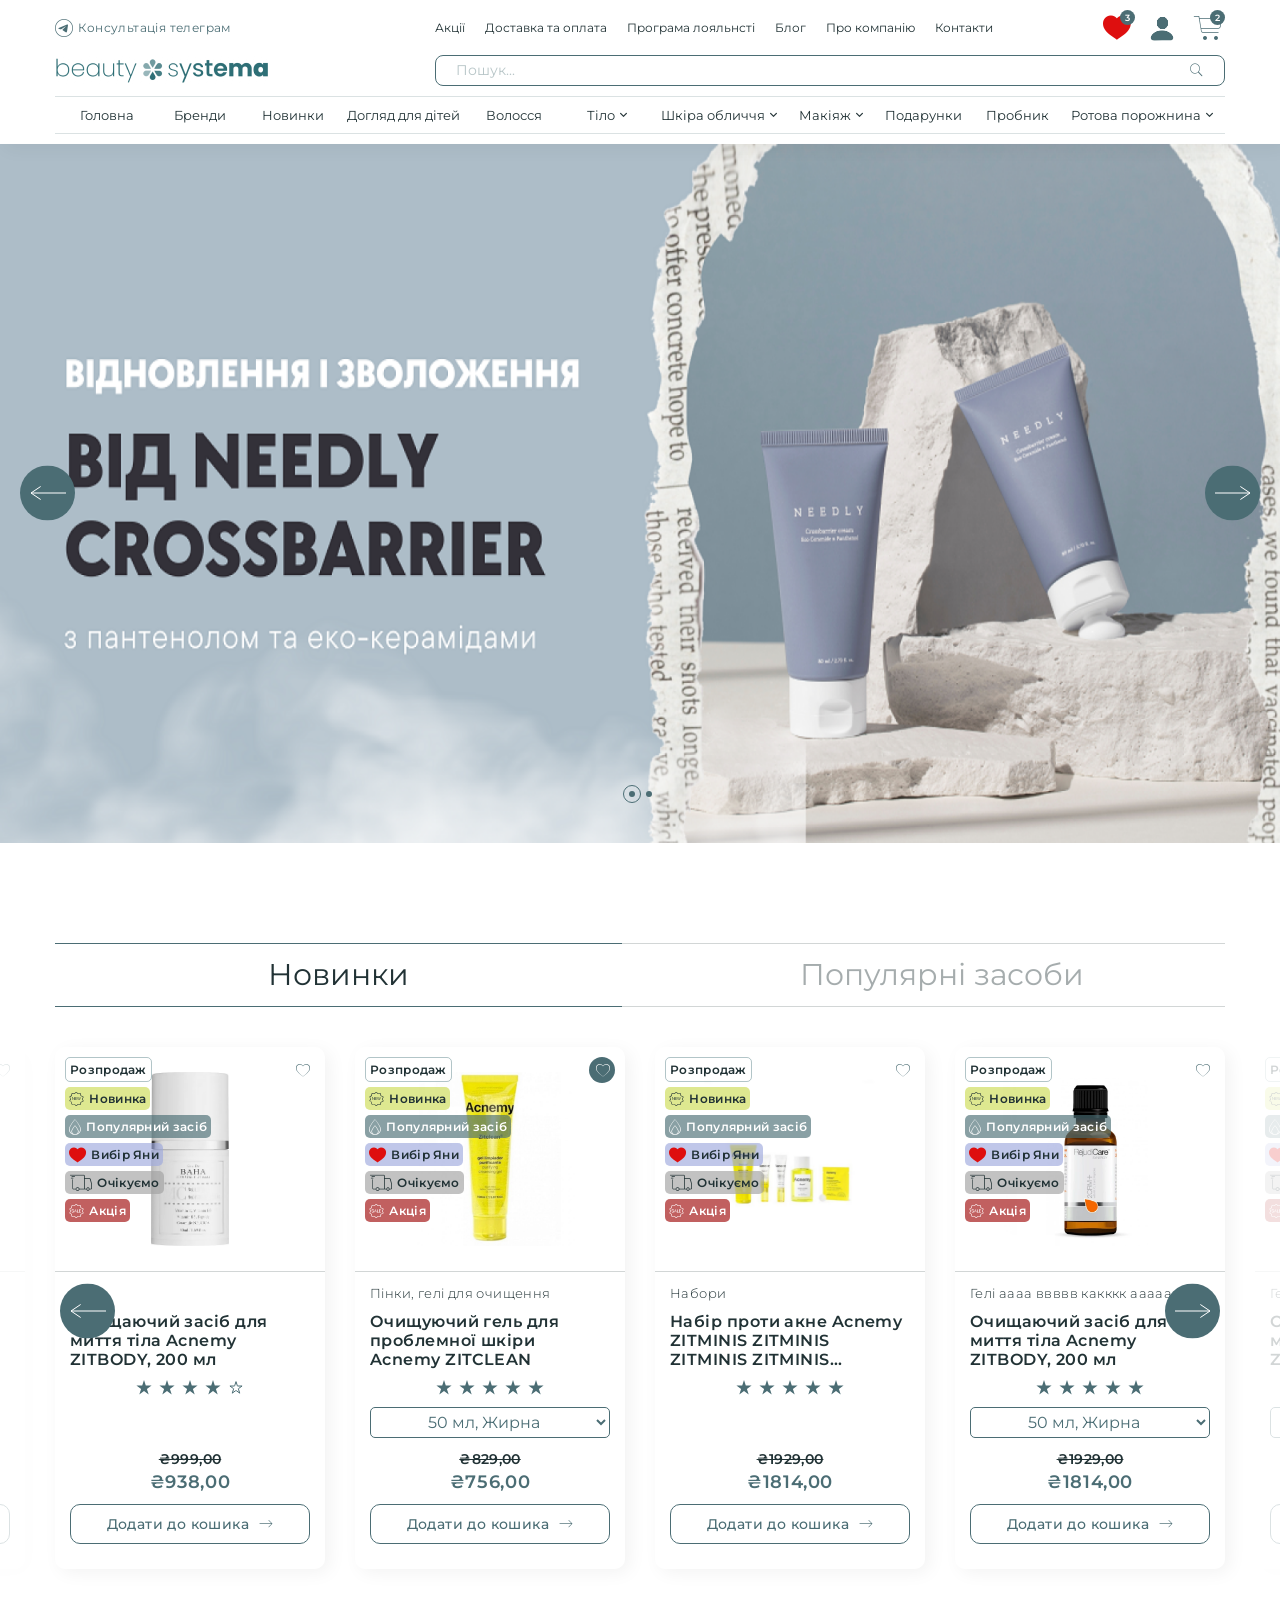
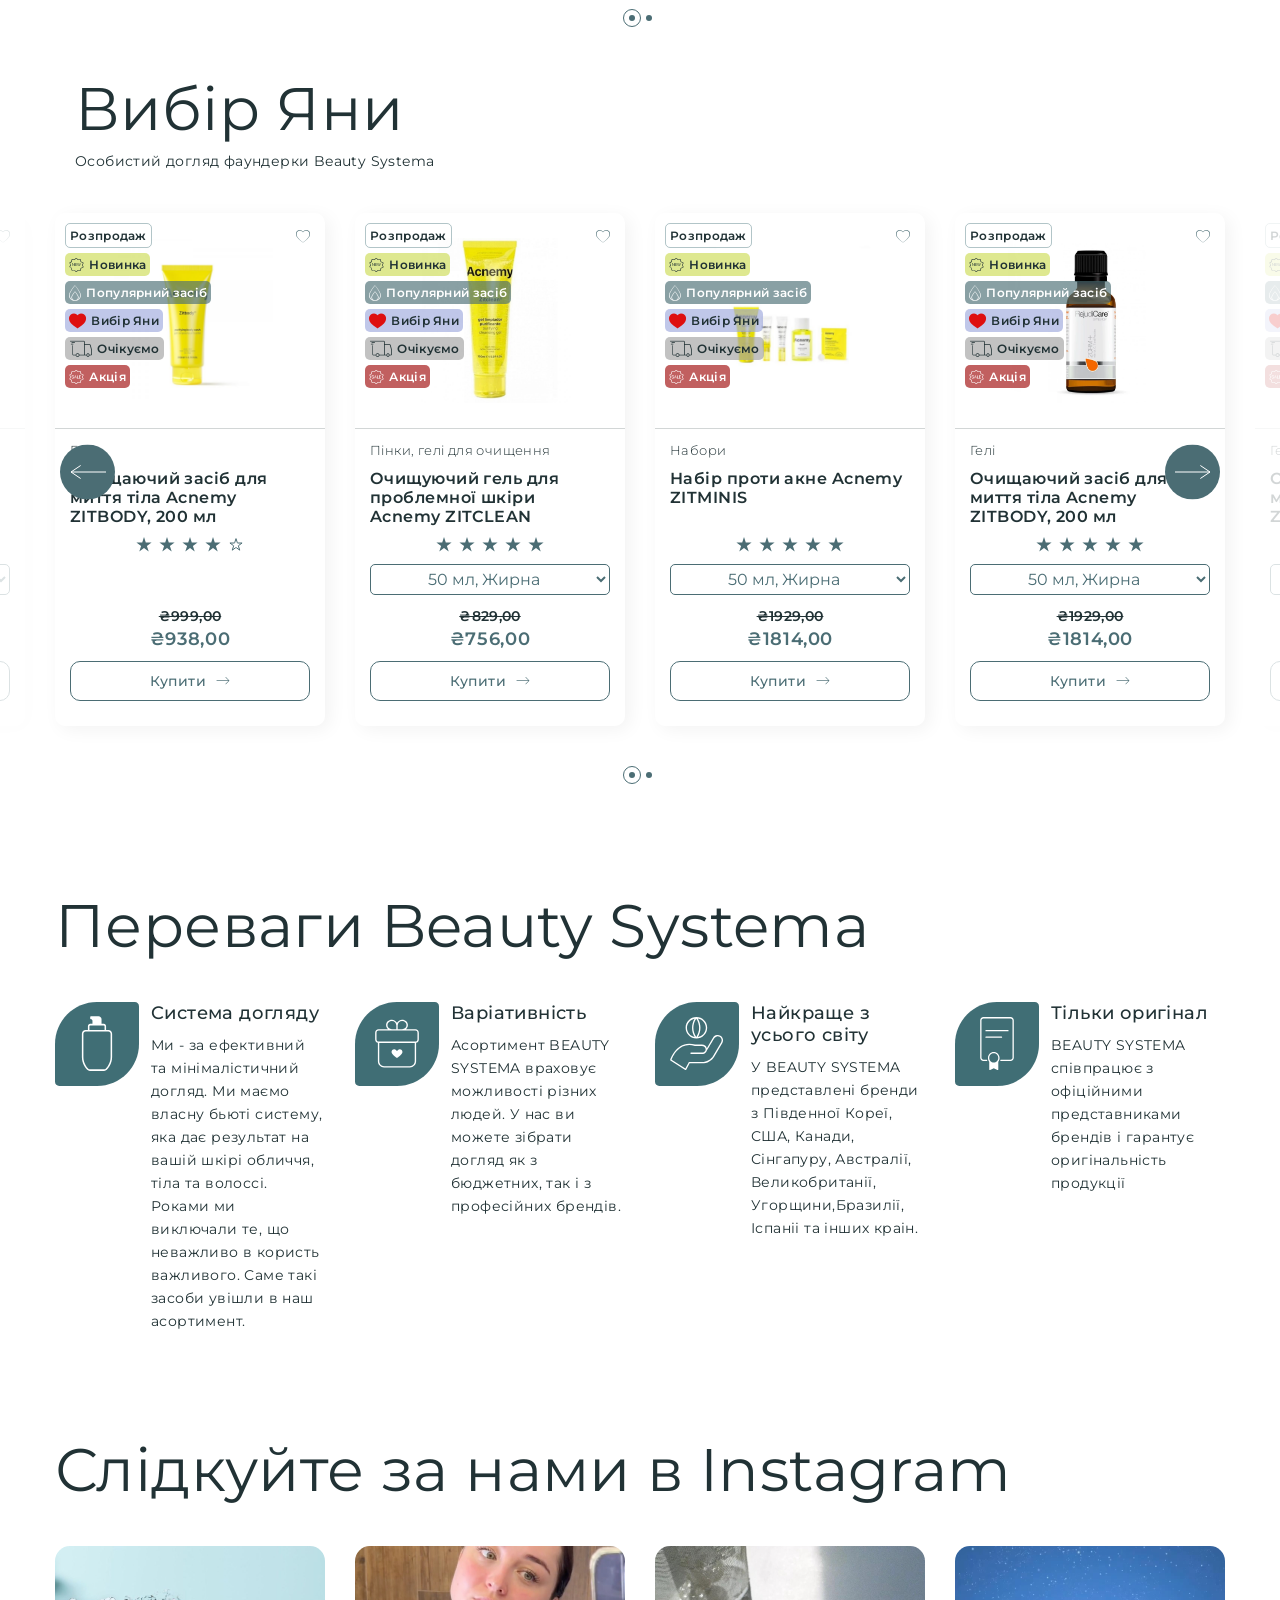
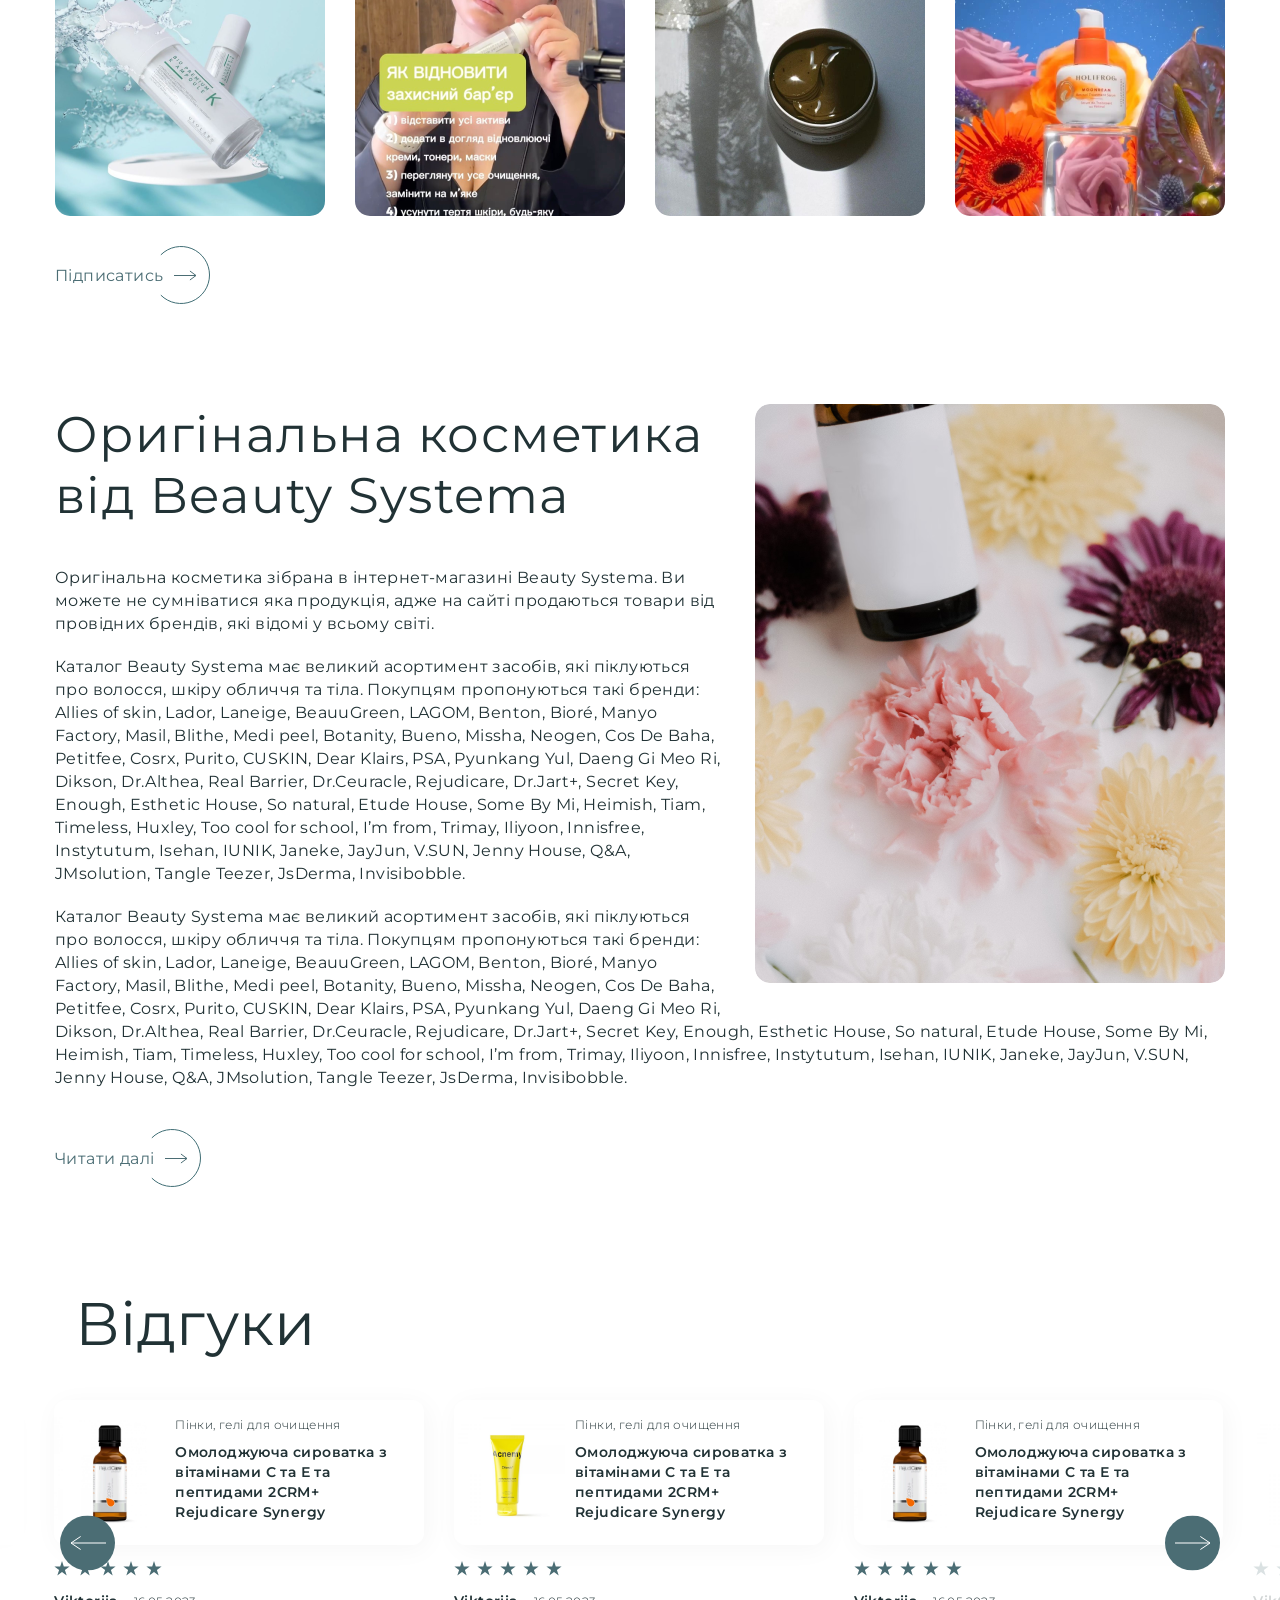
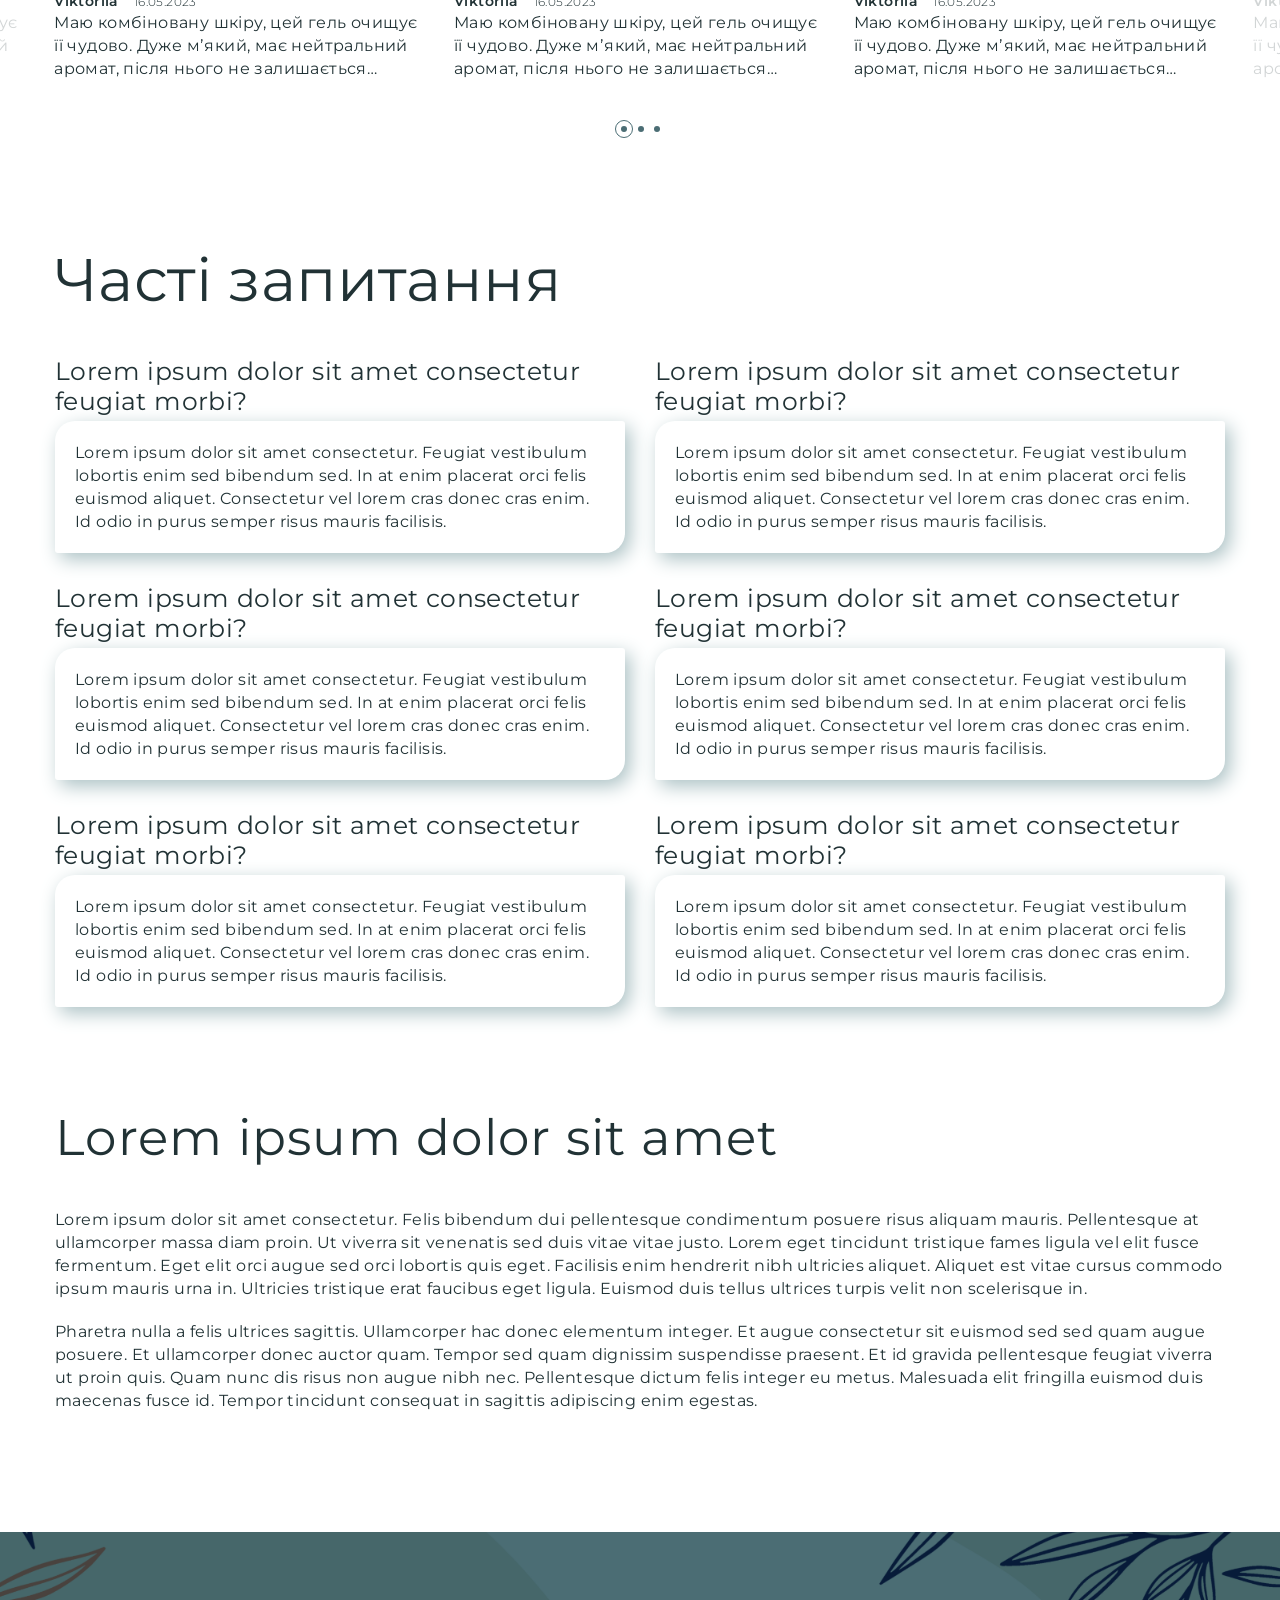
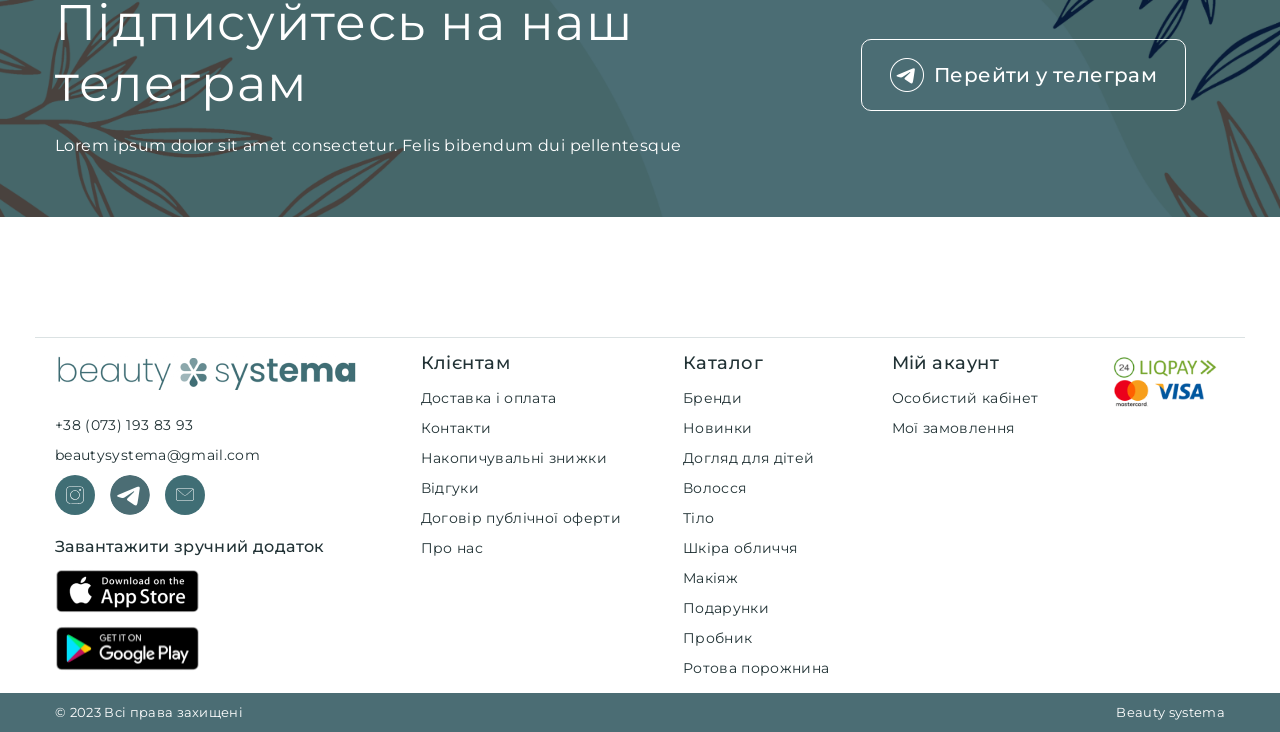
<file: index.html>
<!DOCTYPE html>
<html lang="en">

<head>
    <meta charset="UTF-8">
    <meta http-equiv="X-UA-Compatible" content="IE=edge">
    <meta name="viewport" content="width=device-width, initial-scale=1, maximum-scale=1">
    <link rel="preconnect" href="https://fonts.googleapis.com">
    <link rel="preconnect" href="https://fonts.gstatic.com" crossorigin>
    <link href="https://fonts.googleapis.com/css2?family=Montserrat:wght@300;400;500;600;700&display=swap"
        rel="stylesheet">
    <link rel="stylesheet" href="./lib/owlcarousel/styles/owl.carousel.min.css">
    <link rel="stylesheet" href="./lib/owlcarousel/styles/owl.theme.default.min.css">
    <link rel="stylesheet" href="./style.css">
    <title>Beauty Systema</title>
</head>

<body>
    <div class="wrapper">
        <header class="header">
            <div class="header-container container">
                <div class="header__main">
                    <div class="header__main-left">
                        <ul class="header__main__list">
                            <li class="header__main__list__item">
                                <a href="#"><span class="icon-user_icon"></span></a>
                            </li>
                            <li class="header__main__list__item">
                                <a href="./favorite list.html">
                                    <span class="icon-favorite_icon"></span>
                                    <div class="header__counter favorite__counter">
                                        <span class="header__counter__value favorite__counter__value">3</span>
                                    </div>
                                </a>
                            </li>
                        </ul>
                    </div>
                    <div class="consultation-tg-link">
                        <a target="_blank" href="https://t.me/nbsofttech">
                            <span class="icon-contacts_tg" style="font-size: 18px;"></span>
                            <span>Консультація телеграм</span>
                        </a>
                    </div>
                    <div class="header__main__logo">
                        <a class="header__main-logo" href="index.html"><img src="./img/logo.png" alt="logo"></a>
                    </div>
                    <div class="header__main-right">
                        <nav class="header__main__nav">
                            <ul class="header__main__nav__list">
                                <li>
                                    <a href="./error_page.html">Акції</a>
                                </li>
                                <li>
                                    <a href="./error_page.html">Доставка та оплата</a>
                                </li>
                                <li>
                                    <a href="./error_page.html">Програма лояльнсті</a>
                                </li>
                                <li>
                                    <a href="./error_page.html">Блог</a>
                                </li>
                                <li>
                                    <a href="./error_page.html">Про компанію</a>
                                </li>
                                <li>
                                    <a href="./contacts.html">Контакти</a>
                                </li>
                            </ul>
                        </nav>
                        <ul class="header__main__list">
                            <li class="header__main__list__item hide-on-mobile">
                                <a href="./favorite list.html" class="favorite has-items">
                                   <span class="icon-favorite_icon"></span>
                                    <span class="icon-favorite_label"></span>
                                    <div class="header__counter favorite__counter">
                                        <span class="header__counter__value favorite__counter__value">3</span>
                                    </div>
                                </a>
                            </li>
                            <li class="header__main__list__item hide-on-mobile">
                                <a href="#"><span class="icon-user_icon authorized"></span></a>
                            </li>
                            <li class="header__main__list__item header__main__list__item-cart">
                                <a href="./cart.html" class="mini-cart-dropdown-link">
                                    <span class="icon-shopping_cart_icon"></span>
                                    <div class="header__counter shopping_cart__counter">
                                        <span class="header__counter__value shopping_cart__counter__value">2</span>
                                    </div>
                                </a>
                                <div class="mini-cart-body">
                                    <ul class="mini-cart-list">
                                        <li class="mini-cart-list__item">
                                            <a href="./product_page.html" class="mini-cart-list__item-product">
                                                <img width="70" height="70" src="./img/popular_2.png" class="product-image" alt="">
                                                <span>Очищуючий гель для проблемної шкіри Acnemy ZITCLEAN</span>
                                             </a>
                                             <div class="mini-cart-list__item-product__total">
                                                <span class="mini-cart-list__item-product-quantity">1</span><span>×</span>
                                                <span class="mini-cart-list__item-product-amount">756.00</span><span>₴</span>
                                            </div>
                                            <!-- <a href="#"class="mini-cart-list__item-product__remove">
                                                <span class="icon-Close"></span>
                                            </a> -->
                                        </li>                                
                                    </ul>
                                    <p class="mini-cart__total">
                                        <strong>Разом:</strong> 
                                        <span class="mini-cart__total-amount">1,064&nbsp;</span><span>₴</span>
                                    </p>
                                    <div class="mini-cart__buttons">
                                        <a href="./cart.html" class="mini-cart__button">
                                            <span>Переглянути кошик</span>
                                            <span class="icon-right-arrow"></span>
                                        </a>
                                        <a href="./cart.html" class="mini-cart__button">
                                            <span>Оформлення замовлення</span>
                                            <span class="icon-right-arrow"></span>
                                        </a>
                                    </div>
                                    <p class="mini-cart__empty-message">Немає товарів у кошику</p>
                                </div>
                            </li>
                            <li class="header__main__list__item burger-menu">
                                <div class="burger-menu-btn">
                                    <div class="burger-menu__icon">
                                        <span></span>
                                    </div>
                                </div>
                            </li>
                        </ul>
                    </div>
                </div>
                <div class="header__search-block">
                    <div class="header__main__logo">
                        <a class="header__main-logo" href="index.html"><img src="./img/logo.png" alt="logo"></a>
                    </div>
                    <form action="#" class="header__main-form search-form">
                        <input class="header__main-input" type="text" placeholder="Пошук..." />
                        <button class="header__main-search"><span class="icon-search_icon"></span></button>
                        <div class="search-results">
                            <div class="search-results__items">
                                <div class="search-result-item">
                                    <a href="#">
                                        <div class="search-result-item__img">
                                            <img src="./img/popular_1.png" alt="">
                                        </div>
                                        <div class="search-result-item__info">
                                            <p class="search-result-item__header">Гідрофільна олія Beauty of Joseon
                                                Ginseng Cleansing Oil, 210 мл</p>
                                            <p class="search-result-item__price">₴745</p>
                                        </div>
                                    </a>
                                </div>
                                <div class="search-result-item">
                                    <a href="#">
                                        <div class="search-result-item__img">
                                            <img src="./img/insta_1.png" alt="">
                                        </div>
                                        <div class="search-result-item__info">
                                            <p class="search-result-item__header">Гідрофільна олія Beauty of Joseon
                                                Ginseng Cleansing Oil, 210 мл</p>
                                            <p class="search-result-item__price">₴745</p>
                                        </div>
                                    </a>
                                </div>
                                <div class="search-result-item">
                                    <a href="#">
                                        <div class="search-result-item__img">
                                            <img src="./img/insta_1.png" alt="">
                                        </div>
                                        <div class="search-result-item__info">
                                            <p class="search-result-item__header">Гідрофільна олія Beauty of Joseon
                                                Ginseng Cleansing Oil, 210 мл</p>
                                            <p class="search-result-item__price">₴745</p>
                                        </div>
                                    </a>
                                </div>
                                <div class="search-result-item">
                                    <a href="#">
                                        <div class="search-result-item__img">
                                            <img src="./img/insta_1.png" alt="">
                                        </div>
                                        <div class="search-result-item__info">
                                            <p class="search-result-item__header">Гідрофільна олія Beauty of Joseon
                                                Ginseng Cleansing Oil, 210 мл</p>
                                            <p class="search-result-item__price">₴745</p>
                                        </div>
                                    </a>
                                </div>
                                <div class="search-result-item">
                                    <a href="#">
                                        <div class="search-result-item__img">
                                            <img src="./img/insta_1.png" alt="">
                                        </div>
                                        <div class="search-result-item__info">
                                            <p class="search-result-item__header">Гідрофільна олія Beauty of Joseon
                                                Ginseng Cleansing Oil, 210 мл</p>
                                            <p class="search-result-item__price">₴745</p>
                                        </div>
                                    </a>
                                </div>
                                <div class="search-result-item">
                                    <a href="#">
                                        <div class="search-result-item__img">
                                            <img src="./img/insta_1.png" alt="">
                                        </div>
                                        <div class="search-result-item__info">
                                            <p class="search-result-item__header">Гідрофільна олія Beauty of Joseon
                                                Ginseng Cleansing Oil, 210 мл</p>
                                            <p class="search-result-item__price">₴745</p>
                                        </div>
                                    </a>
                                </div>
                                <div class="search-result-item">
                                    <a href="#">
                                        <div class="search-result-item__img">
                                            <img src="./img/insta_1.png" alt="">
                                        </div>
                                        <div class="search-result-item__info">
                                            <p class="search-result-item__header">Гідрофільна олія Beauty of Joseon
                                                Ginseng Cleansing Oil, 210 мл</p>
                                            <p class="search-result-item__price">₴745</p>
                                        </div>
                                    </a>
                                </div>
                                <div class="search-result-item">
                                    <a href="#">
                                        <div class="search-result-item__img">
                                            <img src="./img/insta_1.png" alt="">
                                        </div>
                                        <div class="search-result-item__info">
                                            <p class="search-result-item__header">Гідрофільна олія Beauty of Joseon
                                                Ginseng Cleansing Oil, 210 мл</p>
                                            <p class="search-result-item__price">₴745</p>
                                        </div>
                                    </a>
                                </div>
                            </div>
                            <div class="search-results__button">
                                <a href="#" class="product__card__info__button">Перейти до пошуку</a>
                            </div>
                        </div>
                    </form>
                </div>
                <nav class="header__nav">
                    <ul class="header__nav__list">
                        <li class="header__nav-link">
                            <a href="./index.html">Головна</a>
                        </li>
                        <li class="header__nav-link">
                            <a href="./categoris.html">Бренди</a>
                        </li>
                        <li class="header__nav-link">
                            <a href="./categoris new.html">Новинки</a>
                        </li>
                        <li class="header__nav-link">
                            <a href="./categoris.html">Догляд для дітей</a>
                        </li>
                        <li class="header__nav-link">
                            <a href="./error_page.html">Волосся</a>
                        </li>
                        <li class="header__nav-link">
                            <a class="dropdown-link hover-dropdown" href="./error_page.html">
                                <span>Тіло</span>
                                <span class="icon-arrow_down arrow_down"></span>
                            </a>
                            <div class="header__submenu__list">
                                <ul>
                                    <li><a href="./categoris.html"><span>Усі засоби</span><span
                                                class="icon-arrow_down arrow_down submenu__arrow"></span></a></li>
                                    <li class="has-submenu">
                                        <a href="./error_page.html">
                                            <span>Догляд за обличчям</span>
                                            <span class="icon-arrow_down arrow_down submenu__arrow"></span>
                                        </a>
                                        <ul class="header__second-submenu__list">
                                            <li><a href="./error_page.html">111111111111</a></li>
                                            <li><a href="./error_page.html">111111111111</a></li>
                                            <li><a href="./error_page.html">111111111111</a></li>
                                        </ul>
                                    </li>
                                    <li class="has-submenu">
                                        <a href="./error_page.html">
                                            <span>Догляд за обличчям</span>
                                            <span class="icon-arrow_down arrow_down submenu__arrow"></span>
                                        </a>
                                        <ul class="header__second-submenu__list">
                                            <li><a href="./error_page.html">111111111111</a></li>
                                            <li><a href="./error_page.html">111111111111</a></li>
                                            <li><a href="./error_page.html">111111111111</a></li>
                                        </ul>
                                    </li>
                                    <li><a href="./categoris.html"><span>Область навколо очей</span><span
                                                class="icon-arrow_down arrow_down submenu__arrow"></span></a></li>
                                    <li><a href="./categoris.html"><span>Шия та декольте</span><span
                                                class="icon-arrow_down arrow_down submenu__arrow"></span></a></li>
                                    <li><a href="./categoris.html"><span>Брови та вії</span><span
                                                class="icon-arrow_down arrow_down submenu__arrow"></span></a></li>
                                    <li><a href="./categoris.html"><span>Губи</span><span
                                                class="icon-arrow_down arrow_down submenu__arrow"></span></a></li>
                                    <li><a href="./categoris.html"><span>SPF та автозасмага</span><span
                                                class="icon-arrow_down arrow_down submenu__arrow"></span></a></li>
                                    <li><a href="./categoris.html"><span>Спеціальний догляд</span><span
                                                class="icon-arrow_down arrow_down submenu__arrow"></span></a></li>
                                </ul>
                                <img src="./img/sublist_img.png" alt="img">
                            </div>
                        </li>
                        <li class="header__nav-link">
                            <a class="dropdown-link hover-dropdown" href="#">
                                <span>Шкіра обличчя</span>
                                <span class="icon-arrow_down arrow_down"></span>
                            </a>
                            <div class="header__submenu__list">
                                <ul>
                                    <li><a href="./categoris.html"><span>Усі засоби</span><span
                                                class="icon-arrow_down arrow_down submenu__arrow"></span></a></li>
                                    <li><a href="./categoris.html"><span>Догляд за обличчям</span><span
                                                class="icon-arrow_down arrow_down submenu__arrow"></span></a></li>
                                    <li><a href="./categoris.html"><span>Область навколо очей</span><span
                                                class="icon-arrow_down arrow_down submenu__arrow"></span></a></li>
                                    <li><a href="./categoris.html"><span>Шия та декольте</span><span
                                                class="icon-arrow_down arrow_down submenu__arrow"></span></a></li>
                                    <li><a href="./categoris.html"><span>Брови та вії</span><span
                                                class="icon-arrow_down arrow_down submenu__arrow"></span></a></li>
                                    <li><a href="./categoris.html"><span>Губи</span><span
                                                class="icon-arrow_down arrow_down submenu__arrow"></span></a></li>
                                    <li><a href="./categoris.html"><span>SPF та автозасмага</span><span
                                                class="icon-arrow_down arrow_down submenu__arrow"></span></a></li>
                                    <li><a href="./categoris.html"><span>Спеціальний догляд</span><span
                                                class="icon-arrow_down arrow_down submenu__arrow"></span></a></li>
                                </ul>
                                <img src="./img/categories_carousel_img2.png" alt="img">
                            </div>
                        </li>
                        <li class="header__nav-link">
                            <a class="dropdown-link hover-dropdown" href="./categoris.html">
                                <span>Макіяж</span>
                                <span class="icon-arrow_down arrow_down"></span>
                            </a>
                            <div class="header__submenu__list">
                                <ul>
                                    <li><a href="./categoris.html"><span>Усі засоби</span><span
                                                class="icon-arrow_down arrow_down submenu__arrow"></span></a></li>
                                    <li><a href="./categoris.html"><span>Догляд за обличчям</span><span
                                                class="icon-arrow_down arrow_down submenu__arrow"></span></a></li>
                                    <li><a href="./categoris.html"><span>Область навколо очей</span><span
                                                class="icon-arrow_down arrow_down submenu__arrow"></span></a></li>
                                    <li><a href="./categoris.html"><span>Шия та декольте</span><span
                                                class="icon-arrow_down arrow_down submenu__arrow"></span></a></li>
                                    <li><a href="./categoris.html"><span>Брови та вії</span><span
                                                class="icon-arrow_down arrow_down submenu__arrow"></span></a></li>
                                    <li><a href="./categoris.html"><span>Губи</span><span
                                                class="icon-arrow_down arrow_down submenu__arrow"></span></a></li>
                                    <li><a href="./categoris.html"><span>SPF та автозасмага</span><span
                                                class="icon-arrow_down arrow_down submenu__arrow"></span></a></li>
                                    <li><a href="./categoris.html"><span>Спеціальний догляд</span><span
                                                class="icon-arrow_down arrow_down submenu__arrow"></span></a></li>
                                </ul>
                                <img src="./img/sublist_img.png" alt="img">
                            </div>
                        </li>
                        <li class="header__nav-link">
                            <a href="./error_page.html">Подарунки</a>
                        </li>
                        <li class="header__nav-link">
                            <a href="./error_page.html">Пробник</a>
                        </li>
                        <li class="header__nav-link">
                            <a class="dropdown-link hover-dropdown" href="#">
                                <span>Ротова порожнина</span>
                                <span class="icon-arrow_down arrow_down"></span>
                            </a>
                            <div class="header__submenu__list">
                                <ul>
                                    <li><a href="./categoris.html"><span>Усі засоби</span><span
                                                class="icon-arrow_down arrow_down submenu__arrow"></span></a></li>
                                    <li><a href="./categoris.html"><span>Догляд за обличчям</span><span
                                                class="icon-arrow_down arrow_down submenu__arrow"></span></a></li>
                                    <li><a href="./categoris.html"><span>Область навколо очей</span><span
                                                class="icon-arrow_down arrow_down submenu__arrow"></span></a></li>
                                    <li><a href="./categoris.html"><span>Шия та декольте</span><span
                                                class="icon-arrow_down arrow_down submenu__arrow"></span></a></li>
                                    <li><a href="./categoris.html"><span>Брови та вії</span><span
                                                class="icon-arrow_down arrow_down submenu__arrow"></span></a></li>
                                    <li><a href="./categoris.html"><span>Губи</span><span
                                                class="icon-arrow_down arrow_down submenu__arrow"></span></a></li>
                                    <li><a href="./categoris.html"><span>SPF та автозасмага</span><span
                                                class="icon-arrow_down arrow_down submenu__arrow"></span></a></li>
                                    <li><a href="./categoris.html"><span>Спеціальний догляд</span><span
                                                class="icon-arrow_down arrow_down submenu__arrow"></span></a></li>
                                </ul>
                                <img src="./img/sublist_img.png" alt="img">
                            </div>
                        </li>
                    </ul>
                    <ul class="header__main__nav__list">
                        <li>
                            <a href="./error_page.html">Акції</a>
                        </li>
                        <li>
                            <a href="./error_page.html">Доставка та оплата</a>
                        </li>
                        <li>
                            <a href="./error_page.html">Програма лояльнсті</a>
                        </li>
                        <li>
                            <a href="./error_page.html">Блог</a>
                        </li>
                        <li>
                            <a href="./error_page.html">Про компанію</a>
                        </li>
                        <li>
                            <a href="./contacts.html">Контакти</a>
                        </li>
                    </ul>
                    <div class="header-contacts">
                        <h4>Зв’язатись з нами</h4>
                        <a href="tel:+38073938393">+38 (073) 193 83 93</a>
                        <a href="mailto:beautysystema@gmail.com">beautysystema@gmail.com</a>
                        <div class="header-social">
                            <a href="#"><img src="./img/Instagram_icon.svg" alt=""></a>
                            <a href="#"><img src="./img/Phone_icon.svg" alt=""></a>
                            <a href="#"><img src="./img/Letter_icon.svg" alt=""></a>
                        </div>
                    </div>

                </nav>
            </div>
        </header>
        <main class="main">
            <!-- banner slider -->
            <div class="slider-banner margin-bottom container1600">
                <div class="banner-carousel owl-carousel owl-theme">
                    <a href="#" class="item">
                        <img class="banner__img" src="./img/banner_1.png" alt="beauty-img">
                        <img class="banner__img mobile-only" src="./img/banner_1_mobile.png" alt="beauty-img">
                    </a>
                    <a href="" class="item">
                        <img class="banner__img" src="./img/banner_1.png" alt="beauty-img">
                        <img class="banner__img mobile-only" src="./img/banner_1_mobile.png" alt="beauty-img">
                    </a>
                </div>
            </div>

            <!-- tab new and popular -->
            <section class="new-popular__tab container">
                <!-- Tab links -->
                <div class="tab">
                    <button class="tablinks active" id="defaultOpen"
                        onclick="openOption(event, 'tab-new')">Новинки</button>
                    <button class="tablinks" onclick="openOption(event, 'tab-popular')">Популярні засоби</button>
                </div>

                <!-- Tab content -->
                <div id="tab-new" class="tabcontent " style="display: block;">
                    <div class="slider-new">
                        <div class="new-carousel owl-carousel owl-theme">
                            <div class="item">
                                <div class="product__card">
                                    <a class="product__card__img out-of-stock" href="product_page.html">
                                        <img src="./img/l3h5l49r8wxp.jpg.webp" alt="img">
                                        <div class="product__card__lables-block">
                                            <div class="product__card__lable sale">Розпродаж</div>
                                            <div class="product__card__lable new">
                                                <span class="icon-new_label icon"></span>
                                                <span>Новинка</span>
                                            </div>
                                            <div class="product__card__lable popular">
                                                <span class="icon-popular_label icon"></span>
                                                <span>Популярний засіб</span>
                                            </div>
                                            <div class="product__card__lable favorite">
                                                <span class="icon-favorite_label icon"></span>
                                                <span>Вибір Яни</span>
                                            </div>
                                            <div class="product__card__lable waiting">
                                                <span class="icon-waiting_label icon"></span>
                                                <span>Очікуємо</span>
                                            </div>
                                            <div class="product__card__lable discount">
                                                <span class="icon-discount_label icon"></span>
                                                <span>Акція</span>
                                            </div>
                                        </div>
                                        <span class="icon-favorite_icon"></span>
                                    </a>
                                    <div class="product__card__info">
                                        <div class="product__card__info__content">
                                            <p class="product__card__info__description">Гелі </p>
                                            <a href="#" class="product__card__info__name">Очищаючий засіб для миття тіла
                                                Acnemy ZITBODY,
                                                200 мл</a>
                                            <div class="product__card__info__reviews">
                                                <div class="product__card__info__reviews-satr"></div>
                                                <div class="product__card__info__reviews-satr"></div>
                                                <div class="product__card__info__reviews-satr"></div>
                                                <div class="product__card__info__reviews-satr"></div>
                                                <div class="product__card__info__reviews-satr light-star"></div>
                                            </div>
                                        </div>
                                        <div class="product__card__info__price">
                                            <p class="old-price">₴999,00</p>
                                            <p>₴938,00</p>
                                        </div>
                                        <div class="product__card__info__buy-button">
                                            <span>Додати до кошика</span>
                                            <span class="icon-right-arrow"></span>
                                        </div>
                                    </div>
                                </div>
                            </div>
                            <div class="item">
                                <div class="product__card">
                                    <a class="product__card__img" href="product_page.html">
                                        <img src="./img/popular_2.png" alt="img">
                                        <div class="product__card__lables-block">
                                            <div class="product__card__lable sale">Розпродаж</div>
                                            <div class="product__card__lable new">
                                                <span class="icon-new_label icon"></span>
                                                <span>Новинка</span>
                                            </div>
                                            <div class="product__card__lable popular">
                                                <span class="icon-popular_label icon"></span>
                                                <span>Популярний засіб</span>
                                            </div>
                                            <div class="product__card__lable favorite">
                                                <span class="icon-favorite_label icon"></span>
                                                <span>Вибір Яни</span>
                                            </div>
                                            <div class="product__card__lable waiting">
                                                <span class="icon-waiting_label icon"></span>
                                                <span>Очікуємо</span>
                                            </div>
                                            <div class="product__card__lable discount">
                                                <span class="icon-discount_label icon"></span>
                                                <span>Акція</span>
                                            </div>
                                        </div>
                                        <span class="icon-favorite_icon active"></span>
                                    </a>
                                    <div class="product__card__info">
                                        <div class="product__card__info__content">
                                            <p class="product__card__info__description">Пінки, гелі для очищення</p>
                                            <a href="#" class="product__card__info__name">Очищуючий гель для проблемної
                                                шкіри Acnemy
                                                ZITCLEAN</a>
                                            <div class="product__card__info__reviews">
                                                <div class="product__card__info__reviews-satr"></div>
                                                <div class="product__card__info__reviews-satr"></div>
                                                <div class="product__card__info__reviews-satr"></div>
                                                <div class="product__card__info__reviews-satr"></div>
                                                <div class="product__card__info__reviews-satr"></div>
                                            </div>
                                            <select class="product__card__info__variants">
                                                <option value="69501" data-stock="1"
                                                    data-img="https://beta.nb-soft.tech/wp-content/uploads/2024/01/popular_4.png"
                                                    data-price="350" data-oldprice="500"
                                                    data-nameprod="Інтенсивна сироватка USOLAB Bio Premium K Ampoule - 50 мл, Жирна"
                                                    data-idprod="69501" class="product__card__info__variants-option">
                                                    50 мл, Жирна </option>
                                                <option value="69408" data-stock="1"
                                                    data-img="https://beta.nb-soft.tech/wp-content/uploads/2023/09/popular_1.png"
                                                    data-price="300" data-oldprice="800"
                                                    data-nameprod="Інтенсивна сироватка USOLAB Bio Premium K Ampoule - 80 мл, Нормальна"
                                                    data-idprod="69408" class="product__card__info__variants-option">
                                                    80 мл, Нормальна </option>
                                                <option value="69409" data-stock=""
                                                    data-img="https://beta.nb-soft.tech/wp-content/uploads/2023/12/popular_5.png"
                                                    data-price="800" data-oldprice="1000"
                                                    data-nameprod="Інтенсивна сироватка USOLAB Bio Premium K Ampoule - 100 мл, Нормальна"
                                                    data-idprod="69409" class="product__card__info__variants-option">
                                                    100 мл, Нормальна </option>
                                            </select>
                                        </div>
                                        <div class="product__card__info__price">
                                            <p class="old-price">₴829,00</p>
                                            <p>₴756,00</p>
                                        </div>
                                        <div class="product__card__info__buy-button">
                                            <span>Додати до кошика</span>
                                            <span class="icon-right-arrow"></span>
                                        </div>
                                    </div>
                                </div>
                            </div>
                            <div class="item">
                                <div class="product__card">
                                    <a class="product__card__img" href="product_page.html">
                                        <img src="./img/popular_3.png" alt="img">
                                        <div class="product__card__lables-block">
                                            <div class="product__card__lable sale">Розпродаж</div>
                                            <div class="product__card__lable new">
                                                <span class="icon-new_label icon"></span>
                                                <span>Новинка</span>
                                            </div>
                                            <div class="product__card__lable popular">
                                                <span class="icon-popular_label icon"></span>
                                                <span>Популярний засіб</span>
                                            </div>
                                            <div class="product__card__lable favorite">
                                                <span class="icon-favorite_label icon"></span>
                                                <span>Вибір Яни</span>
                                            </div>
                                            <div class="product__card__lable waiting">
                                                <span class="icon-waiting_label icon"></span>
                                                <span>Очікуємо</span>
                                            </div>
                                            <div class="product__card__lable discount">
                                                <span class="icon-discount_label icon"></span>
                                                <span>Акція</span>
                                            </div>
                                        </div>
                                        <span class="icon-favorite_icon"></span>
                                    </a>
                                    <div class="product__card__info">
                                        <div class="product__card__info__content">
                                            <p class="product__card__info__description">Набори</p>
                                            <a href="#" class="product__card__info__name">Набір проти акне Acnemy
                                                ZITMINIS ZITMINIS ZITMINIS ZITMINIS ZITMINIS ZITMINIS</a>
                                            <div class="product__card__info__reviews">
                                                <div class="product__card__info__reviews-satr"></div>
                                                <div class="product__card__info__reviews-satr"></div>
                                                <div class="product__card__info__reviews-satr"></div>
                                                <div class="product__card__info__reviews-satr"></div>
                                                <div class="product__card__info__reviews-satr"></div>
                                            </div>
                                            <!-- <select class="product__card__info__variants">
                                                <option value="69501" data-stock="1"
                                                    data-img="https://beta.nb-soft.tech/wp-content/uploads/2024/01/popular_4.png"
                                                    data-price="350" data-oldprice="500"
                                                    data-nameprod="Інтенсивна сироватка USOLAB Bio Premium K Ampoule - 50 мл, Жирна"
                                                    data-idprod="69501" class="product__card__info__variants-option">
                                                    50 мл, Жирна </option>
                                                <option value="69408" data-stock="1"
                                                    data-img="https://beta.nb-soft.tech/wp-content/uploads/2023/09/popular_1.png"
                                                    data-price="300" data-oldprice="800"
                                                    data-nameprod="Інтенсивна сироватка USOLAB Bio Premium K Ampoule - 80 мл, Нормальна"
                                                    data-idprod="69408" class="product__card__info__variants-option">
                                                    80 мл, Нормальна </option>
                                                <option value="69409" data-stock=""
                                                    data-img="https://beta.nb-soft.tech/wp-content/uploads/2023/12/popular_5.png"
                                                    data-price="800" data-oldprice="1000"
                                                    data-nameprod="Інтенсивна сироватка USOLAB Bio Premium K Ampoule - 100 мл, Нормальна"
                                                    data-idprod="69409" class="product__card__info__variants-option">
                                                    100 мл, Нормальна </option>
                                            </select> -->
                                        </div>
                                        <div class="product__card__info__price">
                                            <p class="old-price">₴1929,00</p>
                                            <p>₴1814,00</p>
                                        </div>
                                        <div class="product__card__info__buy-button">
                                            <span>Додати до кошика</span>
                                            <span class="icon-right-arrow"></span>
                                        </div>
                                    </div>
                                </div>
                            </div>
                            <div class="item">
                                <div class="product__card">
                                    <a class="product__card__img" href="product_page.html">
                                        <img src="./img/popular_4.png" alt="img">
                                        <div class="product__card__lables-block">
                                            <div class="product__card__lable sale">Розпродаж</div>
                                            <div class="product__card__lable new">
                                                <span class="icon-new_label icon"></span>
                                                <span>Новинка</span>
                                            </div>
                                            <div class="product__card__lable popular">
                                                <span class="icon-popular_label icon"></span>
                                                <span>Популярний засіб</span>
                                            </div>
                                            <div class="product__card__lable favorite">
                                                <span class="icon-favorite_label icon"></span>
                                                <span>Вибір Яни</span>
                                            </div>
                                            <div class="product__card__lable waiting">
                                                <span class="icon-waiting_label icon"></span>
                                                <span>Очікуємо</span>
                                            </div>
                                            <div class="product__card__lable discount">
                                                <span class="icon-discount_label icon"></span>
                                                <span>Акція</span>
                                            </div>
                                        </div>
                                        <span class="icon-favorite_icon"></span>
                                    </a>
                                    <div class="product__card__info">
                                        <div class="product__card__info__content">
                                            <p class="product__card__info__description">Гелі аааа ввввв какккк ааааааа ааааааа</p>
                                            <a href="#" class="product__card__info__name">Очищаючий засіб для миття тіла
                                                Acnemy ZITBODY,
                                                200 мл</a>
                                            <div class="product__card__info__reviews">
                                                <div class="product__card__info__reviews-satr"></div>
                                                <div class="product__card__info__reviews-satr"></div>
                                                <div class="product__card__info__reviews-satr"></div>
                                                <div class="product__card__info__reviews-satr"></div>
                                                <div class="product__card__info__reviews-satr"></div>
                                            </div>
                                            <select class="product__card__info__variants">
                                                <option value="69501" data-stock="1"
                                                    data-img="https://beta.nb-soft.tech/wp-content/uploads/2024/01/popular_4.png"
                                                    data-price="350" data-oldprice="500"
                                                    data-nameprod="Інтенсивна сироватка USOLAB Bio Premium K Ampoule - 50 мл, Жирна"
                                                    data-idprod="69501" class="product__card__info__variants-option">
                                                    50 мл, Жирна </option>
                                                <option value="69408" data-stock="1"
                                                    data-img="https://beta.nb-soft.tech/wp-content/uploads/2023/09/popular_1.png"
                                                    data-price="300" data-oldprice="800"
                                                    data-nameprod="Інтенсивна сироватка USOLAB Bio Premium K Ampoule - 80 мл, Нормальна"
                                                    data-idprod="69408" class="product__card__info__variants-option">
                                                    80 мл, Нормальна </option>
                                                <option value="69409" data-stock=""
                                                    data-img="https://beta.nb-soft.tech/wp-content/uploads/2023/12/popular_5.png"
                                                    data-price="800" data-oldprice="1000"
                                                    data-nameprod="Інтенсивна сироватка USOLAB Bio Premium K Ampoule - 100 мл, Нормальна"
                                                    data-idprod="69409" class="product__card__info__variants-option">
                                                    100 мл, Нормальна </option>
                                            </select>
                                        </div>
                                        <div class="product__card__info__price">
                                            <p class="old-price">₴1929,00</p>
                                            <p>₴1814,00</p>
                                        </div>
                                        <div class="product__card__info__buy-button">
                                            <span>Додати до кошика</span>
                                            <span class="icon-right-arrow"></span>
                                        </div>
                                    </div>
                                </div>
                            </div>
                            <div class="item">
                                <div class="product__card">
                                    <a class="product__card__img" href="product_page.html">
                                        <img src="./img/popular_5.png" alt="img">
                                        <div class="product__card__lables-block">
                                            <div class="product__card__lable sale">Розпродаж</div>
                                            <div class="product__card__lable new">
                                                <span class="icon-new_label icon"></span>
                                                <span>Новинка</span>
                                            </div>
                                            <div class="product__card__lable popular">
                                                <span class="icon-popular_label icon"></span>
                                                <span>Популярний засіб</span>
                                            </div>
                                            <div class="product__card__lable favorite">
                                                <span class="icon-favorite_label icon"></span>
                                                <span>Вибір Яни</span>
                                            </div>
                                            <div class="product__card__lable waiting">
                                                <span class="icon-waiting_label icon"></span>
                                                <span>Очікуємо</span>
                                            </div>
                                            <div class="product__card__lable discount">
                                                <span class="icon-discount_label icon"></span>
                                                <span>Акція</span>
                                            </div>
                                        </div>
                                        <span class="icon-favorite_icon"></span>
                                    </a>
                                    <div class="product__card__info">
                                        <div class="product__card__info__content">
                                            <p class="product__card__info__description">Гелі</p>
                                            <a href="#" class="product__card__info__name">Очищаючий засіб для миття тіла
                                                Acnemy ZITBODY,
                                                200 мл</a>
                                            <div class="product__card__info__reviews">
                                                <div class="product__card__info__reviews-satr"></div>
                                                <div class="product__card__info__reviews-satr"></div>
                                                <div class="product__card__info__reviews-satr"></div>
                                                <div class="product__card__info__reviews-satr"></div>
                                                <div class="product__card__info__reviews-satr"></div>
                                            </div>
                                            <select class="product__card__info__variants">
                                                <option value="69501" data-stock="1"
                                                    data-img="https://beta.nb-soft.tech/wp-content/uploads/2024/01/popular_4.png"
                                                    data-price="350" data-oldprice="500"
                                                    data-nameprod="Інтенсивна сироватка USOLAB Bio Premium K Ampoule - 50 мл, Жирна"
                                                    data-idprod="69501" class="product__card__info__variants-option">
                                                    50 мл, Жирна </option>
                                                <option value="69408" data-stock="1"
                                                    data-img="https://beta.nb-soft.tech/wp-content/uploads/2023/09/popular_1.png"
                                                    data-price="300" data-oldprice="800"
                                                    data-nameprod="Інтенсивна сироватка USOLAB Bio Premium K Ampoule - 80 мл, Нормальна"
                                                    data-idprod="69408" class="product__card__info__variants-option">
                                                    80 мл, Нормальна </option>
                                                <option value="69409" data-stock=""
                                                    data-img="https://beta.nb-soft.tech/wp-content/uploads/2023/12/popular_5.png"
                                                    data-price="800" data-oldprice="1000"
                                                    data-nameprod="Інтенсивна сироватка USOLAB Bio Premium K Ampoule - 100 мл, Нормальна"
                                                    data-idprod="69409" class="product__card__info__variants-option">
                                                    100 мл, Нормальна </option>
                                            </select>
                                        </div>
                                        <div class="product__card__info__price">
                                            <p class="old-price">₴1929,00</p>
                                            <p>₴1814,00</p>
                                        </div>
                                        <div class="product__card__info__buy-button">
                                            <span>Додати до кошика</span>
                                            <span class="icon-right-arrow"></span>
                                        </div>
                                    </div>
                                </div>
                            </div>
                            <div class="item">
                                <div class="product__card">
                                    <a class="product__card__img" href="product_page.html">
                                        <img src="./img/popular_1.png" alt="img">
                                        <div class="product__card__lables-block">
                                            <div class="product__card__lable sale">Розпродаж</div>
                                            <div class="product__card__lable new">
                                                <span class="icon-new_label icon"></span>
                                                <span>Новинка</span>
                                            </div>
                                            <div class="product__card__lable popular">
                                                <span class="icon-popular_label icon"></span>
                                                <span>Популярний засіб</span>
                                            </div>
                                            <div class="product__card__lable favorite">
                                                <span class="icon-favorite_label icon"></span>
                                                <span>Вибір Яни</span>
                                            </div>
                                            <div class="product__card__lable waiting">
                                                <span class="icon-waiting_label icon"></span>
                                                <span>Очікуємо</span>
                                            </div>
                                            <div class="product__card__lable discount">
                                                <span class="icon-discount_label icon"></span>
                                                <span>Акція</span>
                                            </div>
                                        </div>
                                        <span class="icon-favorite_icon"></span>
                                    </a>
                                    <div class="product__card__info">
                                        <div class="product__card__info__content">
                                            <p class="product__card__info__description">Гелі</p>
                                            <a href="#" class="product__card__info__name">Очищаючий засіб для миття тіла
                                                Acnemy ZITBODY,
                                                200 мл</a>
                                            <div class="product__card__info__reviews">
                                                <div class="product__card__info__reviews-satr"></div>
                                                <div class="product__card__info__reviews-satr"></div>
                                                <div class="product__card__info__reviews-satr"></div>
                                                <div class="product__card__info__reviews-satr"></div>
                                                <div class="product__card__info__reviews-satr light-star"></div>
                                            </div>
                                        </div>
                                        <div class="product__card__info__price">
                                            <p class="old-price">₴999,00</p>
                                            <p>₴938,00</p>
                                        </div>
                                        <div class="product__card__info__buy-button">
                                            <span>Додати до кошика</span>
                                            <span class="icon-right-arrow"></span>
                                        </div>
                                    </div>
                                </div>
                            </div>
                        </div>
                    </div>
                </div>

                <div id="tab-popular" class="tabcontent">
                    <div class="slider-popular">
                        <div class="popular-carousel owl-carousel owl-theme">
                            <div class="item">
                                <div class="product__card">
                                    <a class="product__card__img" href="product_page.html">
                                        <img src="./img/popular_1.png" alt="img">
                                        <div class="product__card__lables-block">
                                            <div class="product__card__lable sale">Розпродаж</div>
                                            <div class="product__card__lable new">
                                                <span class="icon-new_label icon"></span>
                                                <span>Новинка</span>
                                            </div>
                                            <div class="product__card__lable popular">
                                                <span class="icon-popular_label icon"></span>
                                                <span>Популярний засіб</span>
                                            </div>
                                            <div class="product__card__lable favorite">
                                                <span class="icon-favorite_label icon"></span>
                                                <span>Вибір Яни</span>
                                            </div>
                                            <div class="product__card__lable waiting">
                                                <span class="icon-waiting_label icon"></span>
                                                <span>Очікуємо</span>
                                            </div>
                                            <div class="product__card__lable discount">
                                                <span class="icon-discount_label icon"></span>
                                                <span>Акція</span>
                                            </div>
                                        </div>
                                        <span class="icon-favorite_icon"></span>
                                    </a>
                                    <div class="product__card__info">
                                        <div class="product__card__info__content">
                                            <p class="product__card__info__description">Гелі</p>
                                            <a href="#" class="product__card__info__name">Очищаючий засіб для миття тіла
                                                Acnemy ZITBODY, 200 мл</a>
                                            <div class="product__card__info__reviews">
                                                <div class="product__card__info__reviews-satr"></div>
                                                <div class="product__card__info__reviews-satr"></div>
                                                <div class="product__card__info__reviews-satr"></div>
                                                <div class="product__card__info__reviews-satr"></div>
                                                <div class="product__card__info__reviews-satr light-star"></div>
                                            </div>
                                        </div>
                                        <div class="product__card__info__price">
                                            <p class="old-price">₴999,00</p>
                                            <p>₴938,00</p>
                                        </div>
                                        <div class="product__card__info__buy-button">
                                            <span>Додати до кошика</span>
                                            <span class="icon-right-arrow"></span>
                                        </div>
                                    </div>
                                </div>
                            </div>
                            <div class="item">
                                <div class="product__card">
                                    <a class="product__card__img" href="product_page.html">
                                        <img src="./img/popular_2.png" alt="img">
                                        <div class="product__card__lables-block">
                                            <div class="product__card__lable sale">Розпродаж</div>
                                            <div class="product__card__lable new">
                                                <span class="icon-new_label icon"></span>
                                                <span>Новинка</span>
                                            </div>
                                            <div class="product__card__lable popular">
                                                <span class="icon-popular_label icon"></span>
                                                <span>Популярний засіб</span>
                                            </div>
                                            <div class="product__card__lable favorite">
                                                <span class="icon-favorite_label icon"></span>
                                                <span>Вибір Яни</span>
                                            </div>
                                            <div class="product__card__lable waiting">
                                                <span class="icon-waiting_label icon"></span>
                                                <span>Очікуємо</span>
                                            </div>
                                            <div class="product__card__lable discount">
                                                <span class="icon-discount_label icon"></span>
                                                <span>Акція</span>
                                            </div>
                                        </div>
                                        <span class="icon-favorite_icon"></span>
                                    </a>
                                    <div class="product__card__info">
                                        <div class="product__card__info__content">
                                            <p class="product__card__info__description">Пінки, гелі для очищення</p>
                                            <a href="#" class="product__card__info__name">Очищуючий гель для проблемної
                                                шкіри Acnemy ZITCLEAN</a>
                                            <div class="product__card__info__reviews">
                                                <div class="product__card__info__reviews-satr"></div>
                                                <div class="product__card__info__reviews-satr"></div>
                                                <div class="product__card__info__reviews-satr"></div>
                                                <div class="product__card__info__reviews-satr"></div>
                                                <div class="product__card__info__reviews-satr"></div>
                                            </div>
                                            <select class="product__card__info__variants">
                                                <option value="69501" data-stock="1"
                                                    data-img="https://beta.nb-soft.tech/wp-content/uploads/2024/01/popular_4.png"
                                                    data-price="350" data-oldprice="500"
                                                    data-nameprod="Інтенсивна сироватка USOLAB Bio Premium K Ampoule - 50 мл, Жирна"
                                                    data-idprod="69501" class="product__card__info__variants-option">
                                                    50 мл, Жирна </option>
                                                <option value="69408" data-stock="1"
                                                    data-img="https://beta.nb-soft.tech/wp-content/uploads/2023/09/popular_1.png"
                                                    data-price="300" data-oldprice="800"
                                                    data-nameprod="Інтенсивна сироватка USOLAB Bio Premium K Ampoule - 80 мл, Нормальна"
                                                    data-idprod="69408" class="product__card__info__variants-option">
                                                    80 мл, Нормальна </option>
                                                <option value="69409" data-stock=""
                                                    data-img="https://beta.nb-soft.tech/wp-content/uploads/2023/12/popular_5.png"
                                                    data-price="800" data-oldprice="1000"
                                                    data-nameprod="Інтенсивна сироватка USOLAB Bio Premium K Ampoule - 100 мл, Нормальна"
                                                    data-idprod="69409" class="product__card__info__variants-option">
                                                    100 мл, Нормальна </option>
                                            </select>
                                        </div>
                                        <div class="product__card__info__price">
                                            <p class="old-price">₴829,00</p>
                                            <p>₴756,00</p>
                                        </div>
                                        <div class="product__card__info__buy-button">
                                            <span>Додати до кошика</span>
                                            <span class="icon-right-arrow"></span>
                                        </div>
                                    </div>
                                </div>
                            </div>
                            <div class="item">
                                <div class="product__card">
                                    <a class="product__card__img" href="product_page.html">
                                        <img src="./img/popular_3.png" alt="img">
                                        <div class="product__card__lables-block">
                                            <div class="product__card__lable sale">Розпродаж</div>
                                            <div class="product__card__lable new">
                                                <span class="icon-new_label icon"></span>
                                                <span>Новинка</span>
                                            </div>
                                            <div class="product__card__lable popular">
                                                <span class="icon-popular_label icon"></span>
                                                <span>Популярний засіб</span>
                                            </div>
                                            <div class="product__card__lable favorite">
                                                <span class="icon-favorite_label icon"></span>
                                                <span>Вибір Яни</span>
                                            </div>
                                            <div class="product__card__lable waiting">
                                                <span class="icon-waiting_label icon"></span>
                                                <span>Очікуємо</span>
                                            </div>
                                            <div class="product__card__lable discount">
                                                <span class="icon-discount_label icon"></span>
                                                <span>Акція</span>
                                            </div>
                                        </div>
                                        <span class="icon-favorite_icon"></span>
                                    </a>
                                    <div class="product__card__info">
                                        <div class="product__card__info__content">
                                            <p class="product__card__info__description">Набори</p>
                                            <a href="#" class="product__card__info__name">Набір проти акне Acnemy
                                                ZITMINIS</a>
                                            <div class="product__card__info__reviews">
                                                <div class="product__card__info__reviews-satr"></div>
                                                <div class="product__card__info__reviews-satr"></div>
                                                <div class="product__card__info__reviews-satr"></div>
                                                <div class="product__card__info__reviews-satr"></div>
                                                <div class="product__card__info__reviews-satr"></div>
                                            </div>
                                            <select class="product__card__info__variants">
                                                <option value="69501" data-stock="1"
                                                    data-img="https://beta.nb-soft.tech/wp-content/uploads/2024/01/popular_4.png"
                                                    data-price="350" data-oldprice="500"
                                                    data-nameprod="Інтенсивна сироватка USOLAB Bio Premium K Ampoule - 50 мл, Жирна"
                                                    data-idprod="69501" class="product__card__info__variants-option">
                                                    50 мл, Жирна </option>
                                                <option value="69408" data-stock="1"
                                                    data-img="https://beta.nb-soft.tech/wp-content/uploads/2023/09/popular_1.png"
                                                    data-price="300" data-oldprice="800"
                                                    data-nameprod="Інтенсивна сироватка USOLAB Bio Premium K Ampoule - 80 мл, Нормальна"
                                                    data-idprod="69408" class="product__card__info__variants-option">
                                                    80 мл, Нормальна </option>
                                                <option value="69409" data-stock=""
                                                    data-img="https://beta.nb-soft.tech/wp-content/uploads/2023/12/popular_5.png"
                                                    data-price="800" data-oldprice="1000"
                                                    data-nameprod="Інтенсивна сироватка USOLAB Bio Premium K Ampoule - 100 мл, Нормальна"
                                                    data-idprod="69409" class="product__card__info__variants-option">
                                                    100 мл, Нормальна </option>
                                            </select>
                                        </div>
                                        <div class="product__card__info__price">
                                            <p class="old-price">₴1929,00</p>
                                            <p>₴1814,00</p>
                                        </div>
                                        <div class="product__card__info__buy-button">
                                            <span>Додати до кошика</span>
                                            <span class="icon-right-arrow"></span>
                                        </div>
                                    </div>
                                </div>
                            </div>
                            <div class="item">
                                <div class="product__card">
                                    <a class="product__card__img" href="product_page.html">
                                        <img src="./img/popular_4.png" alt="img">
                                        <div class="product__card__lables-block">
                                            <div class="product__card__lable sale">Розпродаж</div>
                                            <div class="product__card__lable new">
                                                <span class="icon-new_label icon"></span>
                                                <span>Новинка</span>
                                            </div>
                                            <div class="product__card__lable popular">
                                                <span class="icon-popular_label icon"></span>
                                                <span>Популярний засіб</span>
                                            </div>
                                            <div class="product__card__lable favorite">
                                                <span class="icon-favorite_label icon"></span>
                                                <span>Вибір Яни</span>
                                            </div>
                                            <div class="product__card__lable waiting">
                                                <span class="icon-waiting_label icon"></span>
                                                <span>Очікуємо</span>
                                            </div>
                                            <div class="product__card__lable discount">
                                                <span class="icon-discount_label icon"></span>
                                                <span>Акція</span>
                                            </div>
                                        </div>
                                        <span class="icon-favorite_icon"></span>
                                    </a>
                                    <div class="product__card__info">
                                        <div class="product__card__info__content">
                                            <p class="product__card__info__description">Гелі</p>
                                            <a href="#" class="product__card__info__name">Очищаючий засіб для миття тіла
                                                Acnemy ZITBODY, 200 мл</a>
                                            <div class="product__card__info__reviews">
                                                <div class="product__card__info__reviews-satr"></div>
                                                <div class="product__card__info__reviews-satr"></div>
                                                <div class="product__card__info__reviews-satr"></div>
                                                <div class="product__card__info__reviews-satr"></div>
                                                <div class="product__card__info__reviews-satr"></div>
                                            </div>
                                            <select class="product__card__info__variants">
                                                <option value="69501" data-stock="1"
                                                    data-img="https://beta.nb-soft.tech/wp-content/uploads/2024/01/popular_4.png"
                                                    data-price="350" data-oldprice="500"
                                                    data-nameprod="Інтенсивна сироватка USOLAB Bio Premium K Ampoule - 50 мл, Жирна"
                                                    data-idprod="69501" class="product__card__info__variants-option">
                                                    50 мл, Жирна </option>
                                                <option value="69408" data-stock="1"
                                                    data-img="https://beta.nb-soft.tech/wp-content/uploads/2023/09/popular_1.png"
                                                    data-price="300" data-oldprice="800"
                                                    data-nameprod="Інтенсивна сироватка USOLAB Bio Premium K Ampoule - 80 мл, Нормальна"
                                                    data-idprod="69408" class="product__card__info__variants-option">
                                                    80 мл, Нормальна </option>
                                                <option value="69409" data-stock=""
                                                    data-img="https://beta.nb-soft.tech/wp-content/uploads/2023/12/popular_5.png"
                                                    data-price="800" data-oldprice="1000"
                                                    data-nameprod="Інтенсивна сироватка USOLAB Bio Premium K Ampoule - 100 мл, Нормальна"
                                                    data-idprod="69409" class="product__card__info__variants-option">
                                                    100 мл, Нормальна </option>
                                            </select>
                                        </div>
                                        <div class="product__card__info__price">
                                            <p class="old-price">₴1929,00</p>
                                            <p>₴1814,00</p>
                                        </div>
                                        <div class="product__card__info__buy-button">
                                            <span>Додати до кошика</span>
                                            <span class="icon-right-arrow"></span>
                                        </div>
                                    </div>
                                </div>
                            </div>
                            <div class="item">
                                <div class="product__card">
                                    <a class="product__card__img" href="product_page.html">
                                        <img src="./img/popular_5.png" alt="img">
                                        <div class="product__card__lables-block">
                                            <div class="product__card__lable sale">Розпродаж</div>
                                            <div class="product__card__lable new">
                                                <span class="icon-new_label icon"></span>
                                                <span>Новинка</span>
                                            </div>
                                            <div class="product__card__lable popular">
                                                <span class="icon-popular_label icon"></span>
                                                <span>Популярний засіб</span>
                                            </div>
                                            <div class="product__card__lable favorite">
                                                <span class="icon-favorite_label icon"></span>
                                                <span>Вибір Яни</span>
                                            </div>
                                            <div class="product__card__lable waiting">
                                                <span class="icon-waiting_label icon"></span>
                                                <span>Очікуємо</span>
                                            </div>
                                            <div class="product__card__lable discount">
                                                <span class="icon-discount_label icon"></span>
                                                <span>Акція</span>
                                            </div>
                                        </div>
                                        <span class="icon-favorite_icon"></span>
                                    </a>
                                    <div class="product__card__info">
                                        <div class="product__card__info__content">
                                            <p class="product__card__info__description">Гелі</p>
                                            <a href="#" class="product__card__info__name">Очищаючий засіб для миття тіла
                                                Acnemy ZITBODY, 200 мл</a>
                                            <div class="product__card__info__reviews">
                                                <div class="product__card__info__reviews-satr"></div>
                                                <div class="product__card__info__reviews-satr"></div>
                                                <div class="product__card__info__reviews-satr"></div>
                                                <div class="product__card__info__reviews-satr"></div>
                                                <div class="product__card__info__reviews-satr"></div>
                                            </div>
                                            <select class="product__card__info__variants">
                                                <option value="69501" data-stock="1"
                                                    data-img="https://beta.nb-soft.tech/wp-content/uploads/2024/01/popular_4.png"
                                                    data-price="350" data-oldprice="500"
                                                    data-nameprod="Інтенсивна сироватка USOLAB Bio Premium K Ampoule - 50 мл, Жирна"
                                                    data-idprod="69501" class="product__card__info__variants-option">
                                                    50 мл, Жирна </option>
                                                <option value="69408" data-stock="1"
                                                    data-img="https://beta.nb-soft.tech/wp-content/uploads/2023/09/popular_1.png"
                                                    data-price="300" data-oldprice="800"
                                                    data-nameprod="Інтенсивна сироватка USOLAB Bio Premium K Ampoule - 80 мл, Нормальна"
                                                    data-idprod="69408" class="product__card__info__variants-option">
                                                    80 мл, Нормальна </option>
                                                <option value="69409" data-stock=""
                                                    data-img="https://beta.nb-soft.tech/wp-content/uploads/2023/12/popular_5.png"
                                                    data-price="800" data-oldprice="1000"
                                                    data-nameprod="Інтенсивна сироватка USOLAB Bio Premium K Ampoule - 100 мл, Нормальна"
                                                    data-idprod="69409" class="product__card__info__variants-option">
                                                    100 мл, Нормальна </option>
                                            </select>
                                        </div>
                                        <div class="product__card__info__price">
                                            <p class="old-price">₴1929,00</p>
                                            <p>₴1814,00</p>
                                        </div>
                                        <div class="product__card__info__buy-button">
                                            <span>Додати до кошика</span>
                                            <span class="icon-right-arrow"></span>
                                        </div>
                                    </div>
                                </div>
                            </div>
                        </div>
                    </div>
                </div>
            </section>

            <!-- user preference  slider -->
            <section class="block block_new margin-bottom container">
                <div class="block_new__title container">
                    <h2 class="title">Вибір Яни</h2>
                    <p>Особистий догляд фаундерки Beauty Systema</p>
                </div>
                <div class="slider-new">
                    <div class="preference-carousel owl-carousel owl-theme">
                        <div class="item">
                            <div class="product__card">
                                <a class="product__card__img" href="product_page.html">
                                    <img src="./img/popular_1.png" alt="img">
                                    <div class="product__card__lables-block">
                                        <div class="product__card__lable sale">Розпродаж</div>
                                        <div class="product__card__lable new">
                                            <span class="icon-new_label icon"></span>
                                            <span>Новинка</span>
                                        </div>
                                        <div class="product__card__lable popular">
                                            <span class="icon-popular_label icon"></span>
                                            <span>Популярний засіб</span>
                                        </div>
                                        <div class="product__card__lable favorite">
                                            <span class="icon-favorite_label icon"></span>
                                            <span>Вибір Яни</span>
                                        </div>
                                        <div class="product__card__lable waiting">
                                            <span class="icon-waiting_label icon"></span>
                                            <span>Очікуємо</span>
                                        </div>
                                        <div class="product__card__lable discount">
                                            <span class="icon-discount_label icon"></span>
                                            <span>Акція</span>
                                        </div>
                                    </div>
                                    <span class="icon-favorite_icon"></span>
                                </a>
                                <div class="product__card__info">
                                    <div class="product__card__info__content">
                                        <p class="product__card__info__description">Гелі</p>
                                        <a href="#" class="product__card__info__name">Очищаючий засіб для миття тіла
                                            Acnemy ZITBODY, 200 мл</a>
                                        <div class="product__card__info__reviews">
                                            <div class="product__card__info__reviews-satr"></div>
                                            <div class="product__card__info__reviews-satr"></div>
                                            <div class="product__card__info__reviews-satr"></div>
                                            <div class="product__card__info__reviews-satr"></div>
                                            <div class="product__card__info__reviews-satr light-star"></div>
                                        </div>
                                    </div>
                                    <div class="product__card__info__price">
                                        <p class="old-price">₴999,00</p>
                                        <p>₴938,00</p>
                                    </div>
                                    <div class="product__card__info__buy-button">
                                        <span>Купити</span>
                                        <span class="icon-right-arrow"></span>
                                    </div>
                                </div>
                            </div>
                        </div>
                        <div class="item">
                            <div class="product__card">
                                <a class="product__card__img" href="product_page.html">
                                    <img src="./img/popular_2.png" alt="img">
                                    <div class="product__card__lables-block">
                                        <div class="product__card__lable sale">Розпродаж</div>
                                        <div class="product__card__lable new">
                                            <span class="icon-new_label icon"></span>
                                            <span>Новинка</span>
                                        </div>
                                        <div class="product__card__lable popular">
                                            <span class="icon-popular_label icon"></span>
                                            <span>Популярний засіб</span>
                                        </div>
                                        <div class="product__card__lable favorite">
                                            <span class="icon-favorite_label icon"></span>
                                            <span>Вибір Яни</span>
                                        </div>
                                        <div class="product__card__lable waiting">
                                            <span class="icon-waiting_label icon"></span>
                                            <span>Очікуємо</span>
                                        </div>
                                        <div class="product__card__lable discount">
                                            <span class="icon-discount_label icon"></span>
                                            <span>Акція</span>
                                        </div>
                                    </div>
                                    <span class="icon-favorite_icon"></span>
                                </a>
                                <div class="product__card__info">
                                    <div class="product__card__info__content">
                                        <p class="product__card__info__description">Пінки, гелі для очищення</p>
                                        <a href="#" class="product__card__info__name">Очищуючий гель для проблемної
                                            шкіри Acnemy ZITCLEAN</a>
                                        <div class="product__card__info__reviews">
                                            <div class="product__card__info__reviews-satr"></div>
                                            <div class="product__card__info__reviews-satr"></div>
                                            <div class="product__card__info__reviews-satr"></div>
                                            <div class="product__card__info__reviews-satr"></div>
                                            <div class="product__card__info__reviews-satr"></div>
                                        </div>
                                        <select class="product__card__info__variants">
                                            <option value="69501" data-stock="1"
                                                data-img="https://beta.nb-soft.tech/wp-content/uploads/2024/01/popular_4.png"
                                                data-price="350" data-oldprice="500"
                                                data-nameprod="Інтенсивна сироватка USOLAB Bio Premium K Ampoule - 50 мл, Жирна"
                                                data-idprod="69501" class="product__card__info__variants-option">
                                                50 мл, Жирна </option>
                                            <option value="69408" data-stock="1"
                                                data-img="https://beta.nb-soft.tech/wp-content/uploads/2023/09/popular_1.png"
                                                data-price="300" data-oldprice="800"
                                                data-nameprod="Інтенсивна сироватка USOLAB Bio Premium K Ampoule - 80 мл, Нормальна"
                                                data-idprod="69408" class="product__card__info__variants-option">
                                                80 мл, Нормальна </option>
                                            <option value="69409" data-stock=""
                                                data-img="https://beta.nb-soft.tech/wp-content/uploads/2023/12/popular_5.png"
                                                data-price="800" data-oldprice="1000"
                                                data-nameprod="Інтенсивна сироватка USOLAB Bio Premium K Ampoule - 100 мл, Нормальна"
                                                data-idprod="69409" class="product__card__info__variants-option">
                                                100 мл, Нормальна </option>
                                        </select>
                                    </div>
                                    <div class="product__card__info__price">
                                        <p class="old-price">₴829,00</p>
                                        <p>₴756,00</p>
                                    </div>
                                    <div class="product__card__info__buy-button">
                                        <span>Купити</span>
                                        <span class="icon-right-arrow"></span>
                                    </div>
                                </div>
                            </div>
                        </div>
                        <div class="item">
                            <div class="product__card">
                                <a class="product__card__img" href="product_page.html">
                                    <img src="./img/popular_3.png" alt="img">
                                    <div class="product__card__lables-block">
                                        <div class="product__card__lable sale">Розпродаж</div>
                                        <div class="product__card__lable new">
                                            <span class="icon-new_label icon"></span>
                                            <span>Новинка</span>
                                        </div>
                                        <div class="product__card__lable popular">
                                            <span class="icon-popular_label icon"></span>
                                            <span>Популярний засіб</span>
                                        </div>
                                        <div class="product__card__lable favorite">
                                            <span class="icon-favorite_label icon"></span>
                                            <span>Вибір Яни</span>
                                        </div>
                                        <div class="product__card__lable waiting">
                                            <span class="icon-waiting_label icon"></span>
                                            <span>Очікуємо</span>
                                        </div>
                                        <div class="product__card__lable discount">
                                            <span class="icon-discount_label icon"></span>
                                            <span>Акція</span>
                                        </div>
                                    </div>
                                    <span class="icon-favorite_icon"></span>
                                </a>
                                <div class="product__card__info">
                                    <div class="product__card__info__content">
                                        <p class="product__card__info__description">Набори</p>
                                        <a href="#" class="product__card__info__name">Набір проти акне Acnemy
                                            ZITMINIS</a>
                                        <div class="product__card__info__reviews">
                                            <div class="product__card__info__reviews-satr"></div>
                                            <div class="product__card__info__reviews-satr"></div>
                                            <div class="product__card__info__reviews-satr"></div>
                                            <div class="product__card__info__reviews-satr"></div>
                                            <div class="product__card__info__reviews-satr"></div>
                                        </div>
                                        <select class="product__card__info__variants">
                                            <option value="69501" data-stock="1"
                                                data-img="https://beta.nb-soft.tech/wp-content/uploads/2024/01/popular_4.png"
                                                data-price="350" data-oldprice="500"
                                                data-nameprod="Інтенсивна сироватка USOLAB Bio Premium K Ampoule - 50 мл, Жирна"
                                                data-idprod="69501" class="product__card__info__variants-option">
                                                50 мл, Жирна </option>
                                            <option value="69408" data-stock="1"
                                                data-img="https://beta.nb-soft.tech/wp-content/uploads/2023/09/popular_1.png"
                                                data-price="300" data-oldprice="800"
                                                data-nameprod="Інтенсивна сироватка USOLAB Bio Premium K Ampoule - 80 мл, Нормальна"
                                                data-idprod="69408" class="product__card__info__variants-option">
                                                80 мл, Нормальна </option>
                                            <option value="69409" data-stock=""
                                                data-img="https://beta.nb-soft.tech/wp-content/uploads/2023/12/popular_5.png"
                                                data-price="800" data-oldprice="1000"
                                                data-nameprod="Інтенсивна сироватка USOLAB Bio Premium K Ampoule - 100 мл, Нормальна"
                                                data-idprod="69409" class="product__card__info__variants-option">
                                                100 мл, Нормальна </option>
                                        </select>
                                    </div>
                                    <div class="product__card__info__price">
                                        <p class="old-price">₴1929,00</p>
                                        <p>₴1814,00</p>
                                    </div>
                                    <div class="product__card__info__buy-button">
                                        <span>Купити</span>
                                        <span class="icon-right-arrow"></span>
                                    </div>
                                </div>
                            </div>
                        </div>
                        <div class="item">
                            <div class="product__card">
                                <a class="product__card__img" href="product_page.html">
                                    <img src="./img/popular_4.png" alt="img">
                                    <div class="product__card__lables-block">
                                        <div class="product__card__lable sale">Розпродаж</div>
                                        <div class="product__card__lable new">
                                            <span class="icon-new_label icon"></span>
                                            <span>Новинка</span>
                                        </div>
                                        <div class="product__card__lable popular">
                                            <span class="icon-popular_label icon"></span>
                                            <span>Популярний засіб</span>
                                        </div>
                                        <div class="product__card__lable favorite">
                                            <span class="icon-favorite_label icon"></span>
                                            <span>Вибір Яни</span>
                                        </div>
                                        <div class="product__card__lable waiting">
                                            <span class="icon-waiting_label icon"></span>
                                            <span>Очікуємо</span>
                                        </div>
                                        <div class="product__card__lable discount">
                                            <span class="icon-discount_label icon"></span>
                                            <span>Акція</span>
                                        </div>
                                    </div>
                                    <span class="icon-favorite_icon"></span>
                                </a>
                                <div class="product__card__info">
                                    <div class="product__card__info__content">
                                        <p class="product__card__info__description">Гелі</p>
                                        <a href="#" class="product__card__info__name">Очищаючий засіб для миття тіла
                                            Acnemy ZITBODY, 200 мл</a>
                                        <div class="product__card__info__reviews">
                                            <div class="product__card__info__reviews-satr"></div>
                                            <div class="product__card__info__reviews-satr"></div>
                                            <div class="product__card__info__reviews-satr"></div>
                                            <div class="product__card__info__reviews-satr"></div>
                                            <div class="product__card__info__reviews-satr"></div>
                                        </div>
                                        <select class="product__card__info__variants">
                                            <option value="69501" data-stock="1"
                                                data-img="https://beta.nb-soft.tech/wp-content/uploads/2024/01/popular_4.png"
                                                data-price="350" data-oldprice="500"
                                                data-nameprod="Інтенсивна сироватка USOLAB Bio Premium K Ampoule - 50 мл, Жирна"
                                                data-idprod="69501" class="product__card__info__variants-option">
                                                50 мл, Жирна </option>
                                            <option value="69408" data-stock="1"
                                                data-img="https://beta.nb-soft.tech/wp-content/uploads/2023/09/popular_1.png"
                                                data-price="300" data-oldprice="800"
                                                data-nameprod="Інтенсивна сироватка USOLAB Bio Premium K Ampoule - 80 мл, Нормальна"
                                                data-idprod="69408" class="product__card__info__variants-option">
                                                80 мл, Нормальна </option>
                                            <option value="69409" data-stock=""
                                                data-img="https://beta.nb-soft.tech/wp-content/uploads/2023/12/popular_5.png"
                                                data-price="800" data-oldprice="1000"
                                                data-nameprod="Інтенсивна сироватка USOLAB Bio Premium K Ampoule - 100 мл, Нормальна"
                                                data-idprod="69409" class="product__card__info__variants-option">
                                                100 мл, Нормальна </option>
                                        </select>
                                    </div>
                                    <div class="product__card__info__price">
                                        <p class="old-price">₴1929,00</p>
                                        <p>₴1814,00</p>
                                    </div>
                                    <div class="product__card__info__buy-button">
                                        <span>Купити</span>
                                        <span class="icon-right-arrow"></span>
                                    </div>
                                </div>
                            </div>
                        </div>
                        <div class="item">
                            <div class="product__card">
                                <a class="product__card__img" href="product_page.html">
                                    <img src="./img/popular_5.png" alt="img">
                                    <div class="product__card__lables-block">
                                        <div class="product__card__lable sale">Розпродаж</div>
                                        <div class="product__card__lable new">
                                            <span class="icon-new_label icon"></span>
                                            <span>Новинка</span>
                                        </div>
                                        <div class="product__card__lable popular">
                                            <span class="icon-popular_label icon"></span>
                                            <span>Популярний засіб</span>
                                        </div>
                                        <div class="product__card__lable favorite">
                                            <span class="icon-favorite_label icon"></span>
                                            <span>Вибір Яни</span>
                                        </div>
                                        <div class="product__card__lable waiting">
                                            <span class="icon-waiting_label icon"></span>
                                            <span>Очікуємо</span>
                                        </div>
                                        <div class="product__card__lable discount">
                                            <span class="icon-discount_label icon"></span>
                                            <span>Акція</span>
                                        </div>
                                    </div>
                                    <span class="icon-favorite_icon"></span>
                                </a>
                                <div class="product__card__info">
                                    <div class="product__card__info__content">
                                        <p class="product__card__info__description">Гелі</p>
                                        <a href="#" class="product__card__info__name">Очищаючий засіб для миття тіла
                                            Acnemy ZITBODY, 200 мл</a>
                                        <div class="product__card__info__reviews">
                                            <div class="product__card__info__reviews-satr"></div>
                                            <div class="product__card__info__reviews-satr"></div>
                                            <div class="product__card__info__reviews-satr"></div>
                                            <div class="product__card__info__reviews-satr"></div>
                                            <div class="product__card__info__reviews-satr"></div>
                                        </div>
                                        <select class="product__card__info__variants">
                                            <option value="69501" data-stock="1"
                                                data-img="https://beta.nb-soft.tech/wp-content/uploads/2024/01/popular_4.png"
                                                data-price="350" data-oldprice="500"
                                                data-nameprod="Інтенсивна сироватка USOLAB Bio Premium K Ampoule - 50 мл, Жирна"
                                                data-idprod="69501" class="product__card__info__variants-option">
                                                50 мл, Жирна </option>
                                            <option value="69408" data-stock="1"
                                                data-img="https://beta.nb-soft.tech/wp-content/uploads/2023/09/popular_1.png"
                                                data-price="300" data-oldprice="800"
                                                data-nameprod="Інтенсивна сироватка USOLAB Bio Premium K Ampoule - 80 мл, Нормальна"
                                                data-idprod="69408" class="product__card__info__variants-option">
                                                80 мл, Нормальна </option>
                                            <option value="69409" data-stock=""
                                                data-img="https://beta.nb-soft.tech/wp-content/uploads/2023/12/popular_5.png"
                                                data-price="800" data-oldprice="1000"
                                                data-nameprod="Інтенсивна сироватка USOLAB Bio Premium K Ampoule - 100 мл, Нормальна"
                                                data-idprod="69409" class="product__card__info__variants-option">
                                                100 мл, Нормальна </option>
                                        </select>
                                    </div>
                                    <div class="product__card__info__price">
                                        <p class="old-price">₴1929,00</p>
                                        <p>₴1814,00</p>
                                    </div>
                                    <div class="product__card__info__buy-button">
                                        <span>Купити</span>
                                        <span class="icon-right-arrow"></span>
                                    </div>
                                </div>
                            </div>
                        </div>
                        <div class="item">
                            <div class="product__card">
                                <a class="product__card__img" href="product_page.html">
                                    <img src="./img/popular_3.png" alt="img">
                                    <div class="product__card__lables-block">
                                        <div class="product__card__lable sale">Розпродаж</div>
                                        <div class="product__card__lable new">
                                            <span class="icon-new_label icon"></span>
                                            <span>Новинка</span>
                                        </div>
                                        <div class="product__card__lable popular">
                                            <span class="icon-popular_label icon"></span>
                                            <span>Популярний засіб</span>
                                        </div>
                                        <div class="product__card__lable favorite">
                                            <span class="icon-favorite_label icon"></span>
                                            <span>Вибір Яни</span>
                                        </div>
                                        <div class="product__card__lable waiting">
                                            <span class="icon-waiting_label icon"></span>
                                            <span>Очікуємо</span>
                                        </div>
                                        <div class="product__card__lable discount">
                                            <span class="icon-discount_label icon"></span>
                                            <span>Акція</span>
                                        </div>
                                    </div>
                                    <span class="icon-favorite_icon"></span>
                                </a>
                                <div class="product__card__info">
                                    <div class="product__card__info__content">
                                        <p class="product__card__info__description">Набори</p>
                                        <a href="#" class="product__card__info__name">Набір проти акне Acnemy
                                            ZITMINIS</a>
                                        <div class="product__card__info__reviews">
                                            <div class="product__card__info__reviews-satr"></div>
                                            <div class="product__card__info__reviews-satr"></div>
                                            <div class="product__card__info__reviews-satr"></div>
                                            <div class="product__card__info__reviews-satr"></div>
                                            <div class="product__card__info__reviews-satr"></div>
                                        </div>
                                        <select class="product__card__info__variants">
                                            <option value="69501" data-stock="1"
                                                data-img="https://beta.nb-soft.tech/wp-content/uploads/2024/01/popular_4.png"
                                                data-price="350" data-oldprice="500"
                                                data-nameprod="Інтенсивна сироватка USOLAB Bio Premium K Ampoule - 50 мл, Жирна"
                                                data-idprod="69501" class="product__card__info__variants-option">
                                                50 мл, Жирна </option>
                                            <option value="69408" data-stock="1"
                                                data-img="https://beta.nb-soft.tech/wp-content/uploads/2023/09/popular_1.png"
                                                data-price="300" data-oldprice="800"
                                                data-nameprod="Інтенсивна сироватка USOLAB Bio Premium K Ampoule - 80 мл, Нормальна"
                                                data-idprod="69408" class="product__card__info__variants-option">
                                                80 мл, Нормальна </option>
                                            <option value="69409" data-stock=""
                                                data-img="https://beta.nb-soft.tech/wp-content/uploads/2023/12/popular_5.png"
                                                data-price="800" data-oldprice="1000"
                                                data-nameprod="Інтенсивна сироватка USOLAB Bio Premium K Ampoule - 100 мл, Нормальна"
                                                data-idprod="69409" class="product__card__info__variants-option">
                                                100 мл, Нормальна </option>
                                        </select>
                                    </div>
                                    <div class="product__card__info__price">
                                        <p class="old-price">₴1929,00</p>
                                        <p>₴1814,00</p>
                                    </div>
                                    <div class="product__card__info__buy-button">
                                        <span>Купити</span>
                                        <span class="icon-right-arrow"></span>
                                    </div>
                                </div>
                            </div>
                        </div>
                        <div class="item">
                            <div class="product__card">
                                <a class="product__card__img" href="product_page.html">
                                    <img src="./img/popular_4.png" alt="img">
                                    <div class="product__card__lables-block">
                                        <div class="product__card__lable sale">Розпродаж</div>
                                        <div class="product__card__lable new">
                                            <span class="icon-new_label icon"></span>
                                            <span>Новинка</span>
                                        </div>
                                        <div class="product__card__lable popular">
                                            <span class="icon-popular_label icon"></span>
                                            <span>Популярний засіб</span>
                                        </div>
                                        <div class="product__card__lable favorite">
                                            <span class="icon-favorite_label icon"></span>
                                            <span>Вибір Яни</span>
                                        </div>
                                        <div class="product__card__lable waiting">
                                            <span class="icon-waiting_label icon"></span>
                                            <span>Очікуємо</span>
                                        </div>
                                        <div class="product__card__lable discount">
                                            <span class="icon-discount_label icon"></span>
                                            <span>Акція</span>
                                        </div>
                                    </div>
                                    <span class="icon-favorite_icon"></span>
                                </a>
                                <div class="product__card__info">
                                    <div class="product__card__info__content">
                                        <p class="product__card__info__description">Гелі</p>
                                        <a href="#" class="product__card__info__name">Очищаючий засіб для миття тіла
                                            Acnemy ZITBODY, 200 мл</a>
                                        <div class="product__card__info__reviews">
                                            <div class="product__card__info__reviews-satr"></div>
                                            <div class="product__card__info__reviews-satr"></div>
                                            <div class="product__card__info__reviews-satr"></div>
                                            <div class="product__card__info__reviews-satr"></div>
                                            <div class="product__card__info__reviews-satr"></div>
                                        </div>
                                        <select class="product__card__info__variants">
                                            <option value="69501" data-stock="1"
                                                data-img="https://beta.nb-soft.tech/wp-content/uploads/2024/01/popular_4.png"
                                                data-price="350" data-oldprice="500"
                                                data-nameprod="Інтенсивна сироватка USOLAB Bio Premium K Ampoule - 50 мл, Жирна"
                                                data-idprod="69501" class="product__card__info__variants-option">
                                                50 мл, Жирна </option>
                                            <option value="69408" data-stock="1"
                                                data-img="https://beta.nb-soft.tech/wp-content/uploads/2023/09/popular_1.png"
                                                data-price="300" data-oldprice="800"
                                                data-nameprod="Інтенсивна сироватка USOLAB Bio Premium K Ampoule - 80 мл, Нормальна"
                                                data-idprod="69408" class="product__card__info__variants-option">
                                                80 мл, Нормальна </option>
                                            <option value="69409" data-stock=""
                                                data-img="https://beta.nb-soft.tech/wp-content/uploads/2023/12/popular_5.png"
                                                data-price="800" data-oldprice="1000"
                                                data-nameprod="Інтенсивна сироватка USOLAB Bio Premium K Ampoule - 100 мл, Нормальна"
                                                data-idprod="69409" class="product__card__info__variants-option">
                                                100 мл, Нормальна </option>
                                        </select>
                                    </div>
                                    <div class="product__card__info__price">
                                        <p class="old-price">₴1929,00</p>
                                        <p>₴1814,00</p>
                                    </div>
                                    <div class="product__card__info__buy-button">
                                        <span>Купити</span>
                                        <span class="icon-right-arrow"></span>
                                    </div>
                                </div>
                            </div>
                        </div>
                        <div class="item">
                            <div class="product__card">
                                <a class="product__card__img" href="product_page.html">
                                    <img src="./img/popular_5.png" alt="img">
                                    <div class="product__card__lables-block">
                                        <div class="product__card__lable sale">Розпродаж</div>
                                        <div class="product__card__lable new">
                                            <span class="icon-new_label icon"></span>
                                            <span>Новинка</span>
                                        </div>
                                        <div class="product__card__lable popular">
                                            <span class="icon-popular_label icon"></span>
                                            <span>Популярний засіб</span>
                                        </div>
                                        <div class="product__card__lable favorite">
                                            <span class="icon-favorite_label icon"></span>
                                            <span>Вибір Яни</span>
                                        </div>
                                        <div class="product__card__lable waiting">
                                            <span class="icon-waiting_label icon"></span>
                                            <span>Очікуємо</span>
                                        </div>
                                        <div class="product__card__lable discount">
                                            <span class="icon-discount_label icon"></span>
                                            <span>Акція</span>
                                        </div>
                                    </div>
                                    <span class="icon-favorite_icon"></span>
                                </a>
                                <div class="product__card__info">
                                    <div class="product__card__info__content">
                                        <p class="product__card__info__description">Гелі</p>
                                        <a href="#" class="product__card__info__name">Очищаючий засіб для миття тіла
                                            Acnemy ZITBODY, 200 мл</a>
                                        <div class="product__card__info__reviews">
                                            <div class="product__card__info__reviews-satr"></div>
                                            <div class="product__card__info__reviews-satr"></div>
                                            <div class="product__card__info__reviews-satr"></div>
                                            <div class="product__card__info__reviews-satr"></div>
                                            <div class="product__card__info__reviews-satr"></div>
                                        </div>
                                        <select class="product__card__info__variants">
                                            <option value="69501" data-stock="1"
                                                data-img="https://beta.nb-soft.tech/wp-content/uploads/2024/01/popular_4.png"
                                                data-price="350" data-oldprice="500"
                                                data-nameprod="Інтенсивна сироватка USOLAB Bio Premium K Ampoule - 50 мл, Жирна"
                                                data-idprod="69501" class="product__card__info__variants-option">
                                                50 мл, Жирна </option>
                                            <option value="69408" data-stock="1"
                                                data-img="https://beta.nb-soft.tech/wp-content/uploads/2023/09/popular_1.png"
                                                data-price="300" data-oldprice="800"
                                                data-nameprod="Інтенсивна сироватка USOLAB Bio Premium K Ampoule - 80 мл, Нормальна"
                                                data-idprod="69408" class="product__card__info__variants-option">
                                                80 мл, Нормальна </option>
                                            <option value="69409" data-stock=""
                                                data-img="https://beta.nb-soft.tech/wp-content/uploads/2023/12/popular_5.png"
                                                data-price="800" data-oldprice="1000"
                                                data-nameprod="Інтенсивна сироватка USOLAB Bio Premium K Ampoule - 100 мл, Нормальна"
                                                data-idprod="69409" class="product__card__info__variants-option">
                                                100 мл, Нормальна </option>
                                        </select>
                                    </div>
                                    <div class="product__card__info__price">
                                        <p class="old-price">₴1929,00</p>
                                        <p>₴1814,00</p>
                                    </div>
                                    <div class="product__card__info__buy-button">
                                        <span>Купити</span>
                                        <span class="icon-right-arrow"></span>
                                    </div>
                                </div>
                            </div>
                        </div>
                    </div>
                </div>
            </section>

            <!-- advantages -->
            <section class="block margin-bottom container">
                <h2 class="title">Переваги Beauty Systema</h2>
                <div class="advantages__block">
                    <div class="advantages__block__item">
                        <img src="./img/advantages_1.svg" alt="img">
                        <div>
                            <h3>Cистема догляду</h3>
                            <p>Ми - за ефективний та мінімалістичний догляд. Ми маємо власну бьюті систему, яка дає
                                результат на вашій
                                шкірі
                                обличчя, тіла та волоссі. Роками ми виключали те, що неважливо в користь важливого. Саме
                                такі засоби
                                увішли в
                                наш асортимент.</p>
                        </div>
                    </div>
                    <div class="advantages__block__item">
                        <img src="./img/advantages_2.svg" alt="img">
                        <div>
                            <h3>Варіативність</h3>
                            <p>Асортимент BEAUTY SYSTEMA враховує можливості різних людей. У нас ви можете зібрати
                                догляд як з
                                бюджетних, так і
                                з професійних брендів.</p>
                        </div>
                    </div>
                    <div class="advantages__block__item">
                        <img src="./img/advantages_3.svg" alt="img">
                        <div>
                            <h3>Найкраще з усього світу</h3>
                            <p>У BEAUTY SYSTEMA представлені бренди з Південної Кореї, США, Канади, Сінгапуру,
                                Австралії,
                                Великобританії,
                                Угорщини,Бразилії, Іспаніі та інших краін.</p>
                        </div>
                    </div>
                    <div class="advantages__block__item">
                        <img src="./img/advantages_4.svg" alt="img">
                        <div>
                            <h3>Тільки оригінал</h3>
                            <p>BEAUTY SYSTEMA співпрацює з офіційними представниками брендів і гарантує оригінальність
                                продукції</p>
                        </div>
                    </div>
                </div>
            </section>

            <!-- follow us on instagram -->
            <section class="block margin-bottom container">
                <h2 class="title">Слідкуйте за нами в Instagram</h2>
                <div class="slider-insta">
                    <div class="insta-carousel owl-carousel owl-theme">
                        <div class="item">
                            <a href="#"><img src="./img/insta_1.png" alt=""></a>
                        </div>
                        <div class="item">
                            <a href="#"><img src="./img/insta_2.png" alt=""></a>
                        </div>
                        <div class="item">
                            <a href="#"><img src="./img/insta_3.png" alt=""></a>
                        </div>
                        <div class="item">
                            <a href="#"><img src="./img/insta_4.png" alt=""></a>
                        </div>
                    </div>
                </div>
                <a class="custom-button" href="#">
                    <span>Підписатись</span>
                    <div class="custom-button__arrow">
                        <img src="./img/button_ellipse.svg" alt="img" width="58" height="58">
                    </div>
                </a>
            </section>

            <!-- description -->
            <section class="block description-block margin-bottom container">
                <div class="description-block__content">
                    <img class="description-block__content-img" src="./img/description_1.png" alt="img">
                    <h2 class="title">Оригінальна косметика від Beauty Systema</h2>
                    <p>Оригінальна косметика зібрана в інтернет-магазині Beauty Systema. Ви можете не сумніватися яка
                        продукція, адже на
                        сайті продаються товари від провідних брендів, які відомі у всьому світі.</p>
                    <p class="description-content">Каталог Beauty Systema має великий асортимент засобів, які піклуються
                        про волосся, шкіру обличчя та тіла.
                        Покупцям пропонуються такі бренди: Allies of skin, Lador, Laneige, BeauuGreen, LAGOM, Benton,
                        Bioré, Manyo
                        Factory, Masil, Blithe, Medi peel, Botanity, Bueno, Missha, Neogen, Cos De Baha, Petitfee,
                        Cosrx, Purito,
                        CUSKIN, Dear Klairs, PSA, Pyunkang Yul, Daeng Gi Meo Ri, Dikson, Dr.Althea, Real Barrier,
                        Dr.Ceuracle,
                        Rejudicare, Dr.Jart+, Secret Key, Enough, Esthetic House, So natural, Etude House, Some By Mi,
                        Heimish, Tiam,
                        Timeless, Huxley, Too cool for school, I’m from, Trimay, Iliyoon, Innisfree, Instytutum, Isehan,
                        IUNIK, Janeke,
                        JayJun, V.SUN, Jenny House, Q&A, JMsolution, Tangle Teezer, JsDerma, Invisibobble.</p>
                    <p class="description-content">Каталог Beauty Systema має великий асортимент засобів, які піклуються
                        про волосся, шкіру обличчя та тіла.
                        Покупцям пропонуються такі бренди: Allies of skin, Lador, Laneige, BeauuGreen, LAGOM, Benton,
                        Bioré, Manyo
                        Factory, Masil, Blithe, Medi peel, Botanity, Bueno, Missha, Neogen, Cos De Baha, Petitfee,
                        Cosrx, Purito,
                        CUSKIN, Dear Klairs, PSA, Pyunkang Yul, Daeng Gi Meo Ri, Dikson, Dr.Althea, Real Barrier,
                        Dr.Ceuracle,
                        Rejudicare, Dr.Jart+, Secret Key, Enough, Esthetic House, So natural, Etude House, Some By Mi,
                        Heimish, Tiam,
                        Timeless, Huxley, Too cool for school, I’m from, Trimay, Iliyoon, Innisfree, Instytutum, Isehan,
                        IUNIK, Janeke,
                        JayJun, V.SUN, Jenny House, Q&A, JMsolution, Tangle Teezer, JsDerma, Invisibobble.</p>
                    <a class="custom-button show-more" href="#">
                        <span>Читати далі</span>
                        <div class="custom-button__arrow">
                            <img src="./img/button_ellipse.svg" alt="img" width="58" height="58">
                        </div>
                    </a>
                    <img class="description-block__content-img mobile" src="./img/description_1_mob.png" alt="img">
                </div>
            </section>

            <!-- review slider -->
            <section class="block block_new margin-bottom container">
                <div class="block_new__title container">
                    <h2 class="title">Відгуки</h2>
                </div>
                <div class="slider-new">
                    <div class="review-carousel owl-carousel owl-theme">
                        <div class="item">
                            <a href="#" class="review-card">
                                <div class="review__product">
                                    <div class="review__product__img">
                                        <img src="./img/popular_4.png" alt="">
                                    </div>
                                    <div class="review__product__info">
                                        <p class="review__product__category">Пінки, гелі для очищення</p>
                                        <h3>Омолоджуюча сироватка з вітамінами С та Е та пептидами 2CRM+ Rejudicare
                                            Synergy</h3>
                                    </div>
                                </div>
                                <div class="review__description">
                                    <div class="review__title">
                                        <div class="review_stars">
                                            <div class="review_star"></div>
                                            <div class="review_star"></div>
                                            <div class="review_star"></div>
                                            <div class="review_star"></div>
                                            <div class="review_star"></div>
                                        </div>
                                        <div class="review__row">
                                            <p class="review_user_name">Viktoriia</p>
                                            <span class="review_time">16.05.2023</span>
                                        </div>
                                    </div>
                                    <div class="review__content">
                                        <p>Маю комбіновану шкіру, цей гель очищує її чудово. Дуже мʼякий, має
                                            нейтральний аромат, після нього не залишається
                                            стягнутості чи сухості обличчя. Рекомендую!</p>
                                    </div>
                                </div>
                            </a>
                        </div>
                        <div class="item">
                            <a href="#" class="review-card">
                                <div class="review__product">
                                    <div class="review__product__img">
                                        <img src="./img/popular_1.png" alt="">
                                    </div>
                                    <div class="review__product__info">
                                        <p class="review__product__category">Пінки, гелі для очищення</p>
                                        <h3>Омолоджуюча сироватка з вітамінами С та Е та пептидами 2CRM+ Rejudicare
                                            Synergy</h3>
                                    </div>
                                </div>
                                <div class="review__description">
                                    <div class="review__title">
                                        <div class="review_stars">
                                            <div class="review_star"></div>
                                            <div class="review_star"></div>
                                            <div class="review_star"></div>
                                            <div class="review_star"></div>
                                            <div class="review_star"></div>
                                        </div>
                                        <div class="review__row">
                                            <p class="review_user_name">Viktoriia</p>
                                            <span class="review_time">16.05.2023</span>
                                        </div>
                                    </div>
                                    <div class="review__content">
                                        <p>Маю комбіновану шкіру, цей гель очищує її чудово. Дуже мʼякий, має
                                            нейтральний аромат, після нього не залишається
                                            стягнутості чи сухості обличчя. Рекомендую!</p>
                                    </div>
                                </div>
                            </a>
                        </div>
                        <div class="item">
                            <a href="#" class="review-card">
                                <div class="review__product">
                                    <div class="review__product__img">
                                        <img src="./img/popular_4.png" alt="">
                                    </div>
                                    <div class="review__product__info">
                                        <p class="review__product__category">Пінки, гелі для очищення</p>
                                        <h3>Омолоджуюча сироватка з вітамінами С та Е та пептидами 2CRM+ Rejudicare
                                            Synergy</h3>
                                    </div>
                                </div>
                                <div class="review__description">
                                    <div class="review__title">
                                        <div class="review_stars">
                                            <div class="review_star"></div>
                                            <div class="review_star"></div>
                                            <div class="review_star"></div>
                                            <div class="review_star"></div>
                                            <div class="review_star"></div>
                                        </div>
                                        <div class="review__row">
                                            <p class="review_user_name">Viktoriia</p>
                                            <span class="review_time">16.05.2023</span>
                                        </div>
                                    </div>
                                    <div class="review__content">
                                        <p>Маю комбіновану шкіру, цей гель очищує її чудово. Дуже мʼякий, має
                                            нейтральний аромат, після нього не залишається
                                            стягнутості чи сухості обличчя. Рекомендую!</p>
                                    </div>
                                </div>
                            </a>
                        </div>
                        <div class="item">
                            <a href="#" class="review-card">
                                <div class="review__product">
                                    <div class="review__product__img">
                                        <img src="./img/popular_1.png" alt="">
                                    </div>
                                    <div class="review__product__info">
                                        <p class="review__product__category">Пінки, гелі для очищення</p>
                                        <h3>Омолоджуюча сироватка з вітамінами С та Е та пептидами 2CRM+ Rejudicare
                                            Synergy</h3>
                                    </div>
                                </div>
                                <div class="review__description">
                                    <div class="review__title">
                                        <div class="review_stars">
                                            <div class="review_star"></div>
                                            <div class="review_star"></div>
                                            <div class="review_star"></div>
                                            <div class="review_star"></div>
                                            <div class="review_star"></div>
                                        </div>
                                        <div class="review__row">
                                            <p class="review_user_name">Viktoriia</p>
                                            <span class="review_time">16.05.2023</span>
                                        </div>
                                    </div>
                                    <div class="review__content">
                                        <p>Маю комбіновану шкіру, цей гель очищує її чудово. Дуже мʼякий, має
                                            нейтральний аромат, після нього не залишається
                                            стягнутості чи сухості обличчя. Рекомендую!</p>
                                    </div>
                                </div>
                            </a>
                        </div>
                        <div class="item">
                            <a href="#" class="review-card">
                                <div class="review__product">
                                    <div class="review__product__img">
                                        <img src="./img/popular_4.png" alt="">
                                    </div>
                                    <div class="review__product__info">
                                        <p class="review__product__category">Пінки, гелі для очищення</p>
                                        <h3>Омолоджуюча сироватка з вітамінами С та Е та пептидами 2CRM+ Rejudicare
                                            Synergy</h3>
                                    </div>
                                </div>
                                <div class="review__description">
                                    <div class="review__title">
                                        <div class="review_stars">
                                            <div class="review_star"></div>
                                            <div class="review_star"></div>
                                            <div class="review_star"></div>
                                            <div class="review_star"></div>
                                            <div class="review_star"></div>
                                        </div>
                                        <div class="review__row">
                                            <p class="review_user_name">Viktoriia</p>
                                            <span class="review_time">16.05.2023</span>
                                        </div>
                                    </div>
                                    <div class="review__content">
                                        <p>Маю комбіновану шкіру, цей гель очищує її чудово. Дуже мʼякий, має
                                            нейтральний аромат, після нього не залишається
                                            стягнутості чи сухості обличчя. Рекомендую!</p>
                                    </div>
                                </div>
                            </a>
                        </div>
                        <div class="item">
                            <a href="#" class="review-card">
                                <div class="review__product">
                                    <div class="review__product__img">
                                        <img src="./img/popular_1.png" alt="">
                                    </div>
                                    <div class="review__product__info">
                                        <p class="review__product__category">Пінки, гелі для очищення</p>
                                        <h3>Омолоджуюча сироватка з вітамінами С та Е та пептидами 2CRM+ Rejudicare
                                            Synergy</h3>
                                    </div>
                                </div>
                                <div class="review__description">
                                    <div class="review__title">
                                        <div class="review_stars">
                                            <div class="review_star"></div>
                                            <div class="review_star"></div>
                                            <div class="review_star"></div>
                                            <div class="review_star"></div>
                                            <div class="review_star"></div>
                                        </div>
                                        <div class="review__row">
                                            <p class="review_user_name">Viktoriia</p>
                                            <span class="review_time">16.05.2023</span>
                                        </div>
                                    </div>
                                    <div class="review__content">
                                        <p>Маю комбіновану шкіру, цей гель очищує її чудово. Дуже мʼякий, має
                                            нейтральний аромат, після нього не залишається
                                            стягнутості чи сухості обличчя. Рекомендую!</p>
                                    </div>
                                </div>
                            </a>
                        </div>
                        <div class="item">
                            <a href="#" class="review-card">
                                <div class="review__product">
                                    <div class="review__product__img">
                                        <img src="./img/popular_4.png" alt="">
                                    </div>
                                    <div class="review__product__info">
                                        <p class="review__product__category">Пінки, гелі для очищення</p>
                                        <h3>Омолоджуюча сироватка з вітамінами С та Е та пептидами 2CRM+ Rejudicare
                                            Synergy</h3>
                                    </div>
                                </div>
                                <div class="review__description">
                                    <div class="review__title">
                                        <div class="review_stars">
                                            <div class="review_star"></div>
                                            <div class="review_star"></div>
                                            <div class="review_star"></div>
                                            <div class="review_star"></div>
                                            <div class="review_star"></div>
                                        </div>
                                        <div class="review__row">
                                            <p class="review_user_name">Viktoriia</p>
                                            <span class="review_time">16.05.2023</span>
                                        </div>
                                    </div>
                                    <div class="review__content">
                                        <p>Маю комбіновану шкіру, цей гель очищує її чудово. Дуже мʼякий, має
                                            нейтральний аромат, після нього не залишається
                                            стягнутості чи сухості обличчя. Рекомендую!</p>
                                    </div>
                                </div>
                            </a>
                        </div>
                        <div class="item">
                            <a href="#" class="review-card">
                                <div class="review__product">
                                    <div class="review__product__img">
                                        <img src="./img/popular_1.png" alt="">
                                    </div>
                                    <div class="review__product__info">
                                        <p class="review__product__category">Пінки, гелі для очищення</p>
                                        <h3>Омолоджуюча сироватка з вітамінами С та Е та пептидами 2CRM+ Rejudicare
                                            Synergy</h3>
                                    </div>
                                </div>
                                <div class="review__description">
                                    <div class="review__title">
                                        <div class="review_stars">
                                            <div class="review_star"></div>
                                            <div class="review_star"></div>
                                            <div class="review_star"></div>
                                            <div class="review_star"></div>
                                            <div class="review_star"></div>
                                        </div>
                                        <div class="review__row">
                                            <p class="review_user_name">Viktoriia</p>
                                            <span class="review_time">16.05.2023</span>
                                        </div>
                                    </div>
                                    <div class="review__content">
                                        <p>Маю комбіновану шкіру, цей гель очищує її чудово. Дуже мʼякий, має
                                            нейтральний аромат, після нього не залишається
                                            стягнутості чи сухості обличчя. Рекомендую!</p>
                                    </div>
                                </div>
                            </a>
                        </div>

                    </div>
                </div>
            </section>

            <!-- FAQ -->
            <section class="block margin-bottom container">
                <h2 class="title">Часті запитання</h2>
                <div class="questions__block">
                    <div class="questions__block__item">
                        <h3>Lorem ipsum dolor sit amet consectetur feugiat morbi?</h3>
                        <p>Lorem ipsum dolor sit amet consectetur. Feugiat vestibulum lobortis enim sed bibendum sed. In
                            at enim placerat
                            orci felis euismod aliquet. Consectetur vel lorem cras donec cras enim. Id odio in purus
                            semper risus mauris
                            facilisis.</p>
                    </div>
                    <div class="questions__block__item">
                        <h3>Lorem ipsum dolor sit amet consectetur feugiat morbi?</h3>
                        <p>Lorem ipsum dolor sit amet consectetur. Feugiat vestibulum lobortis enim sed bibendum sed. In
                            at enim placerat
                            orci felis euismod aliquet. Consectetur vel lorem cras donec cras enim. Id odio in purus
                            semper risus mauris
                            facilisis.</p>
                    </div>
                    <div class="questions__block__item">
                        <h3>Lorem ipsum dolor sit amet consectetur feugiat morbi?</h3>
                        <p>Lorem ipsum dolor sit amet consectetur. Feugiat vestibulum lobortis enim sed bibendum sed. In
                            at enim placerat
                            orci felis euismod aliquet. Consectetur vel lorem cras donec cras enim. Id odio in purus
                            semper risus mauris
                            facilisis.</p>
                    </div>
                    <div class="questions__block__item">
                        <h3>Lorem ipsum dolor sit amet consectetur feugiat morbi?</h3>
                        <p>Lorem ipsum dolor sit amet consectetur. Feugiat vestibulum lobortis enim sed bibendum sed. In
                            at enim placerat
                            orci felis euismod aliquet. Consectetur vel lorem cras donec cras enim. Id odio in purus
                            semper risus mauris
                            facilisis.</p>
                    </div>
                    <div class="questions__block__item">
                        <h3>Lorem ipsum dolor sit amet consectetur feugiat morbi?</h3>
                        <p>Lorem ipsum dolor sit amet consectetur. Feugiat vestibulum lobortis enim sed bibendum sed. In
                            at enim placerat
                            orci felis euismod aliquet. Consectetur vel lorem cras donec cras enim. Id odio in purus
                            semper risus mauris
                            facilisis.</p>
                    </div>
                    <div class="questions__block__item">
                        <h3>Lorem ipsum dolor sit amet consectetur feugiat morbi?</h3>
                        <p>Lorem ipsum dolor sit amet consectetur. Feugiat vestibulum lobortis enim sed bibendum sed. In
                            at enim placerat
                            orci felis euismod aliquet. Consectetur vel lorem cras donec cras enim. Id odio in purus
                            semper risus mauris
                            facilisis.</p>
                    </div>

                </div>
            </section>

            <!-- description second -->
            <section class="block description-block margin-bottom container">
                <div class="description-block__content">
                    <h2 class="title">Lorem ipsum dolor sit amet</h2>
                    <p>Lorem ipsum dolor sit amet consectetur. Felis bibendum dui pellentesque condimentum posuere risus
                        aliquam mauris.
                        Pellentesque at ullamcorper massa diam proin. Ut viverra sit venenatis sed duis vitae vitae
                        justo. Lorem eget
                        tincidunt tristique fames ligula vel elit fusce fermentum. Eget elit orci augue sed orci
                        lobortis quis eget.
                        Facilisis enim hendrerit nibh ultricies aliquet. Aliquet est vitae cursus commodo ipsum mauris
                        urna in.
                        Ultricies tristique erat faucibus eget ligula. Euismod duis tellus ultrices turpis velit non
                        scelerisque in.
                    </p>
                    <p>Pharetra nulla a felis ultrices sagittis. Ullamcorper hac donec elementum integer. Et augue
                        consectetur sit
                        euismod sed sed quam augue posuere. Et ullamcorper donec auctor quam. Tempor sed quam dignissim
                        suspendisse
                        praesent. Et id gravida pellentesque feugiat viverra ut proin quis. Quam nunc dis risus non
                        augue nibh nec.
                        Pellentesque dictum felis integer eu metus. Malesuada elit fringilla euismod duis maecenas fusce
                        id. Tempor
                        tincidunt consequat in sagittis adipiscing enim egestas.</p>
                </div>
            </section>
            
            <!-- footer banner -->
            <section class="footer-banner">
                <div class="footer-banner__content container">
                    <div class="footer-banner__left">
                        <h2>Підписуйтесь на наш телеграм</h2>
                        <p>Lorem ipsum dolor sit amet consectetur. Felis bibendum dui pellentesque</p>
                    </div>
                    <a href="#" target="_blank" class="product__card__info__button">
                        <span class="icon-contacts_tg" style="font-size: 34px;"></span>
                        <span>Перейти у телеграм</span>
                    </a>
                </div>
            </section>

            <!-- authorization popup -->
            <div class="authorization-popup">
                <div class="authorization-popup-dialog">
                    <div class="authorization-popup-content">
                        <div class="authorization-popup-body">

                            <!-- Back to site-->
                            <a href="index.html" class="auth-link">
                                <svg width="23" height="10" viewBox="0 0 23 10" fill="none"
                                    xmlns="http://www.w3.org/2000/svg">
                                    <path d="M23 5H1M1 5L7.06897 9.5M1 5L7.06897 0.5" stroke="#4B6D74" />
                                </svg>
                                <span>Повернутися на сайт</span>
                            </a>

                            <!-- Tab links -->
                            <div class="tab">
                                <button class="tablinks active" onclick="openOption(event, 'sign-in')">Вхід</button>
                                <button class="tablinks" onclick="openOption(event, 'sign-up')">Реєстрація</button>
                            </div>

                            <!-- Tab content -->
                            <div id="sign-in" class="tabcontent" style="display: block;">
                                <div class="sign-in__content">
                                    <form class="contacts__form">
                                        <div class="contacts__form__input-block">
                                            <p class="contacts__form__lable">E-mail</p>
                                            <input type="email" name="user_email">
                                        </div>
                                        <div class="contacts__form__input-block">
                                            <p class="contacts__form__lable">Пароль</p>
                                            <input type="text" name="user_password">
                                        </div>
                                        <div class="input-row links">
                                            <div class="auth-link forget-password-btn">Забули пароль?</div>
                                        </div>
                                        <button class="contacts__form__btn product__card__info__button">Вхід</button>
                                    </form>
                                    <!-- <a href="index.html" class="auth-link">
                                        <svg width="23" height="10" viewBox="0 0 23 10" fill="none"
                                            xmlns="http://www.w3.org/2000/svg">
                                            <path d="M23 5H1M1 5L7.06897 9.5M1 5L7.06897 0.5" stroke="#4B6D74" />
                                        </svg>
                                        <span>Повернутись до сайту</span>
                                    </a> -->
                                </div>
                                <div class="remind-password__content">
                                    <h3>Відновлення паролю</h3>
                                    <form class="contacts__form">
                                        <div class="contacts__form__input-block">
                                            <p class="contacts__form__lable">E-mail</p>
                                            <input type="email" name="user_email">
                                        </div>
                                        <button
                                            class="contacts__form__btn product__card__info__button">Нагадати</button>
                                    </form>
                                </div>
                            </div>

                            <div id="sign-up" class="tabcontent">
                                <form class="contacts__form">
                                    <div class="contacts__form__input-block">
                                        <p class="contacts__form__lable">Ім’я</p>
                                        <input type="text" name="user_name">
                                    </div>
                                    <div class="contacts__form__input-block">
                                        <p class="contacts__form__lable">Номер телефону</p>
                                        <input type="phone" name="user_phone" maxlength="13">
                                    </div>
                                    <div class="contacts__form__input-block">
                                        <p class="contacts__form__lable">E-mail</p>
                                        <input type="email" name="user_email">
                                    </div>
                                    <div class="contacts__form__input-block">
                                        <p class="contacts__form__lable">Пароль</p>
                                        <input type="text" name="user_password">
                                    </div>
                                    <div class="contacts__form__input-block">
                                        <p class="contacts__form__lable">Повторіть пароль</p>
                                        <input type="text" name="user_password_repeat">
                                    </div>
                                    <label class="contacts__form__checkbox">
                                        <input type="checkbox">
                                        <p>Натискаючи Ви погоджуєтесь з правилами нашої <a href="#"
                                                target="_blank">політики конфіденційності</a></p>
                                    </label>
                                    <button class="contacts__form__btn product__card__info__button">Вхід</button>
                                </form>
                                <!-- <a href="index.html" class="auth-link">
                                    <svg width="23" height="10" viewBox="0 0 23 10" fill="none"
                                        xmlns="http://www.w3.org/2000/svg">
                                        <path d="M23 5H1M1 5L7.06897 9.5M1 5L7.06897 0.5" stroke="#4B6D74" />
                                    </svg>
                                    <span>Повернутись до сайту</span>
                                </a> -->
                            </div>
                        </div>
                    </div>

                </div>
            </div>

            <!-- back-to-top button -->
            <button class="back_top-btn" onclick="topFunction()">
                <span class="icon-arrow_down"></span>
            </button>
            
        </main>
        <footer class="footer">
            <div class="footer-main container">
                <div class="footer-main__side left">
                    <a class="footer-logo" href="index.html">
                        <img src="./img/logo_footer.png" alt="logo" width="302" height="37">
                    </a>
                    <div class="footer-contacts">
                        <a href="tel:+38073938393">+38 (073) 193 83 93</a>
                        <a href="mailto:beautysystema@gmail.com">beautysystema@gmail.com</a>
                        <div class="footer-social">
                            <a href="#"><img src="./img/Instagram_icon_footer.svg" alt=""></a>
                            <a  target="_blank" href="https://t.me/beauty_systema">
                                <span class="icon-contacts_tg"></span>
                            </a>
                            <a href="mailto:beautysystema@gmail.com"><img src="./img/Letter_icon_footer.svg" alt=""></a>
                        </div>
                    </div>
                    <div class="footer-download-app__block">
                        <h3>Завантажити зручний додаток</h3>
                        <div class="footer-download-app">
                            <a href="#">
                                <img src="./img/footer_down-app_1.png" alt="" width="146" height="47">
                            </a>
                            <a href="#">
                                <img src="./img/footer_down-app_2.png" alt="" width="146" height="47">
                            </a>
                        </div>
                    </div>
                </div>
                <div class="footer-main__side center">
                    <div class="accordion">
                        <div class="accordion__item">
                            <div class="accordion__title">
                                <span class="accordion__title-text">Клієнтам</span>
                                <div class="accordion__arrow accordion__rotate"><img src="./img/arrow_down.svg" alt=""
                                        class="accordion__arrow-item"></div>
                            </div>
                            <div class="accordion__content">
                                <ul>
                                    <li><a href="#">Доставка і оплата</a></li>
                                    <li><a href="./contacts.html">Контакти</a></li>
                                    <li><a href="#">Накопичувальні знижки</a></li>
                                    <li><a href="#">Відгуки</a></li>
                                    <li><a href="#">Договір публічної оферти</a></li>
                                    <li><a href="#">Про нас</a></li>
                                </ul>
                            </div>
                        </div>
                        <div class="accordion__item">
                            <div class="accordion__title">
                                <span class="accordion__title-text">Каталог</span>
                                <div class="accordion__arrow"><img src="./img/arrow_down.svg" alt=""
                                        class="accordion__arrow-item"></div>
                            </div>
                            <div class="accordion__content">
                                <ul>
                                    <li><a href="#">Бренди</a></li>
                                    <li><a href="./categoris new.html">Новинки</a></li>
                                    <li><a href="#">Догляд для дітей</a></li>
                                    <li><a href="#">Волосся</a></li>
                                    <li><a href="#">Тіло</a></li>
                                    <li><a href="#">Шкіра обличчя</a></li>
                                    <li><a href="#">Макіяж</a></li>
                                    <li><a href="#">Подарунки</a></li>
                                    <li><a href="#">Пробник</a></li>
                                    <li><a href="#">Ротова порожнина</a></li>
                                </ul>
                            </div>
                        </div>
                        <div class="accordion__item">
                            <div class="accordion__title">
                                <span class="accordion__title-text">Мій акаунт</span>
                                <div class="accordion__arrow"><img src="./img/arrow_down.svg" alt=""
                                        class="accordion__arrow-item"></div>
                            </div>
                            <div class="accordion__content">
                                <ul>
                                    <li><a href="#">Особистий кабінет</a></li>
                                    <li><a href="#">Мої замовлення</a></li>
                                </ul>
                            </div>
                        </div>
                    </div>
                </div>
                <div class="footer-download-app__block mobile">
                    <h3>Завантажити зручний додаток</h3>
                    <div class="footer-download-app">
                        <a href="#">
                            <img src="./img/footer_down-app_1.png" alt="" width="146" height="47">
                        </a>
                        <a href="#">
                            <img src="./img/footer_down-app_2.png" alt="" width="146" height="47">
                        </a>
                    </div>
                </div>
                <div class="footer-main__side right">
                    <img src="./img/footer_right_1.png" alt="logo" width="123" height="58">
                </div>
            </div>
            <div class="footer-line">
                <div class="footer-line-container container">
                    <span>© 2023 Всі права захищені</span>
                    <span>Beauty systema</span>
                </div>
            </div>
        </footer>
    </div>
    <script src="./lib/jquery.min.js"></script>
    <script src="./lib/owlcarousel/js/owl.carousel.min.js"></script>
    <script src="./js/main.js"></script>
</body>

</html>
</file>
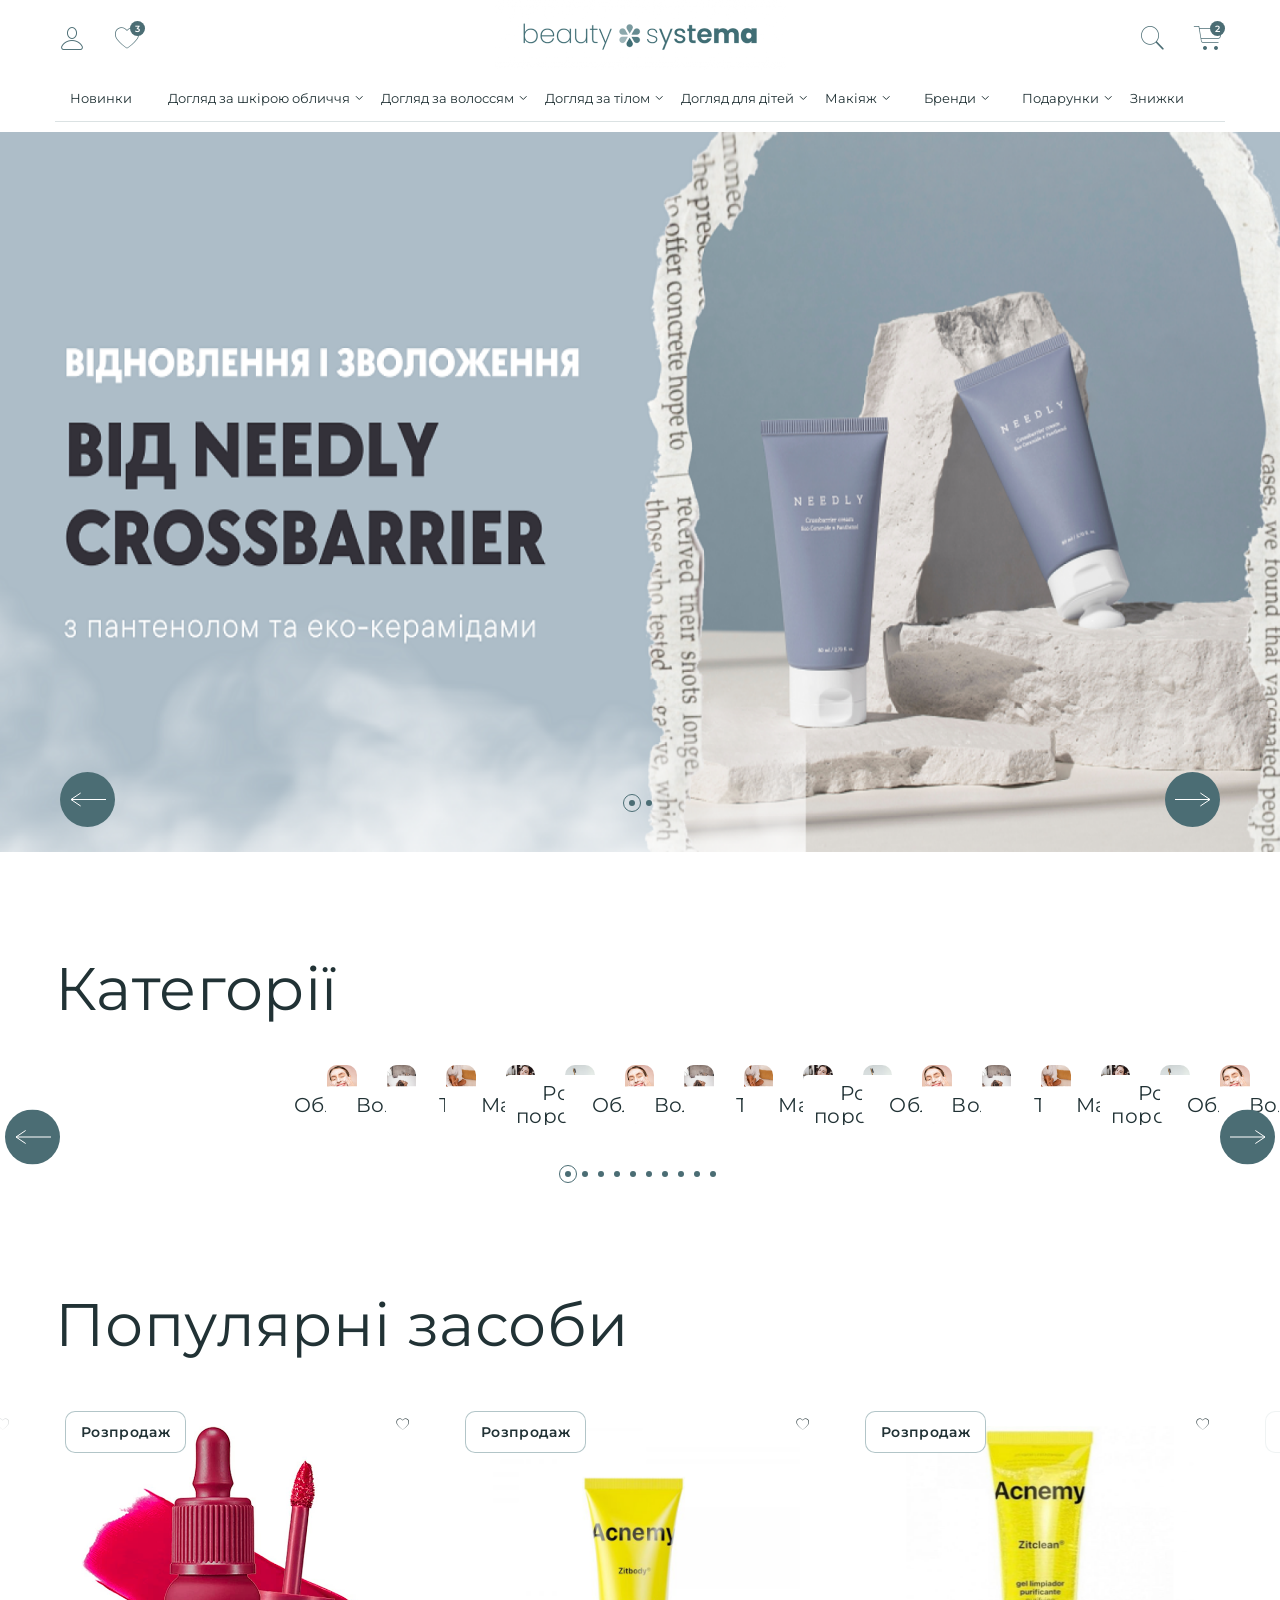
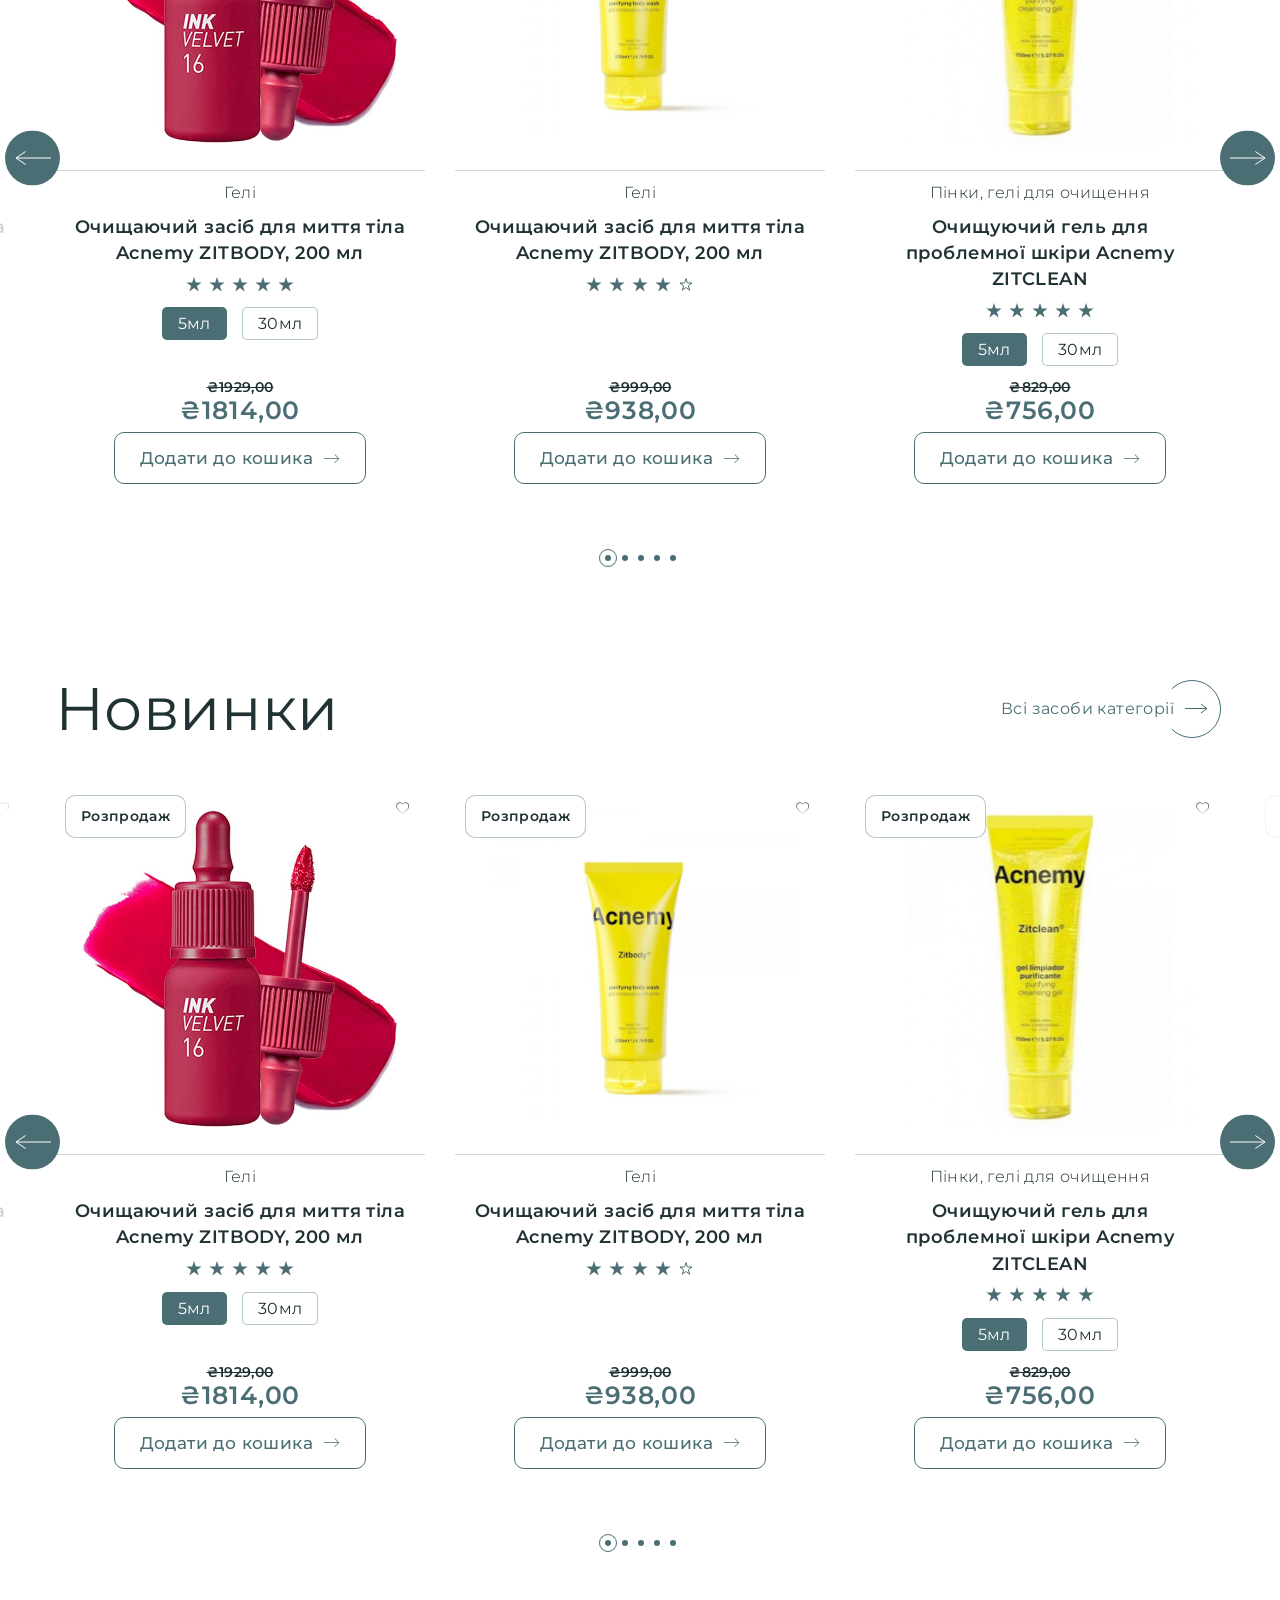
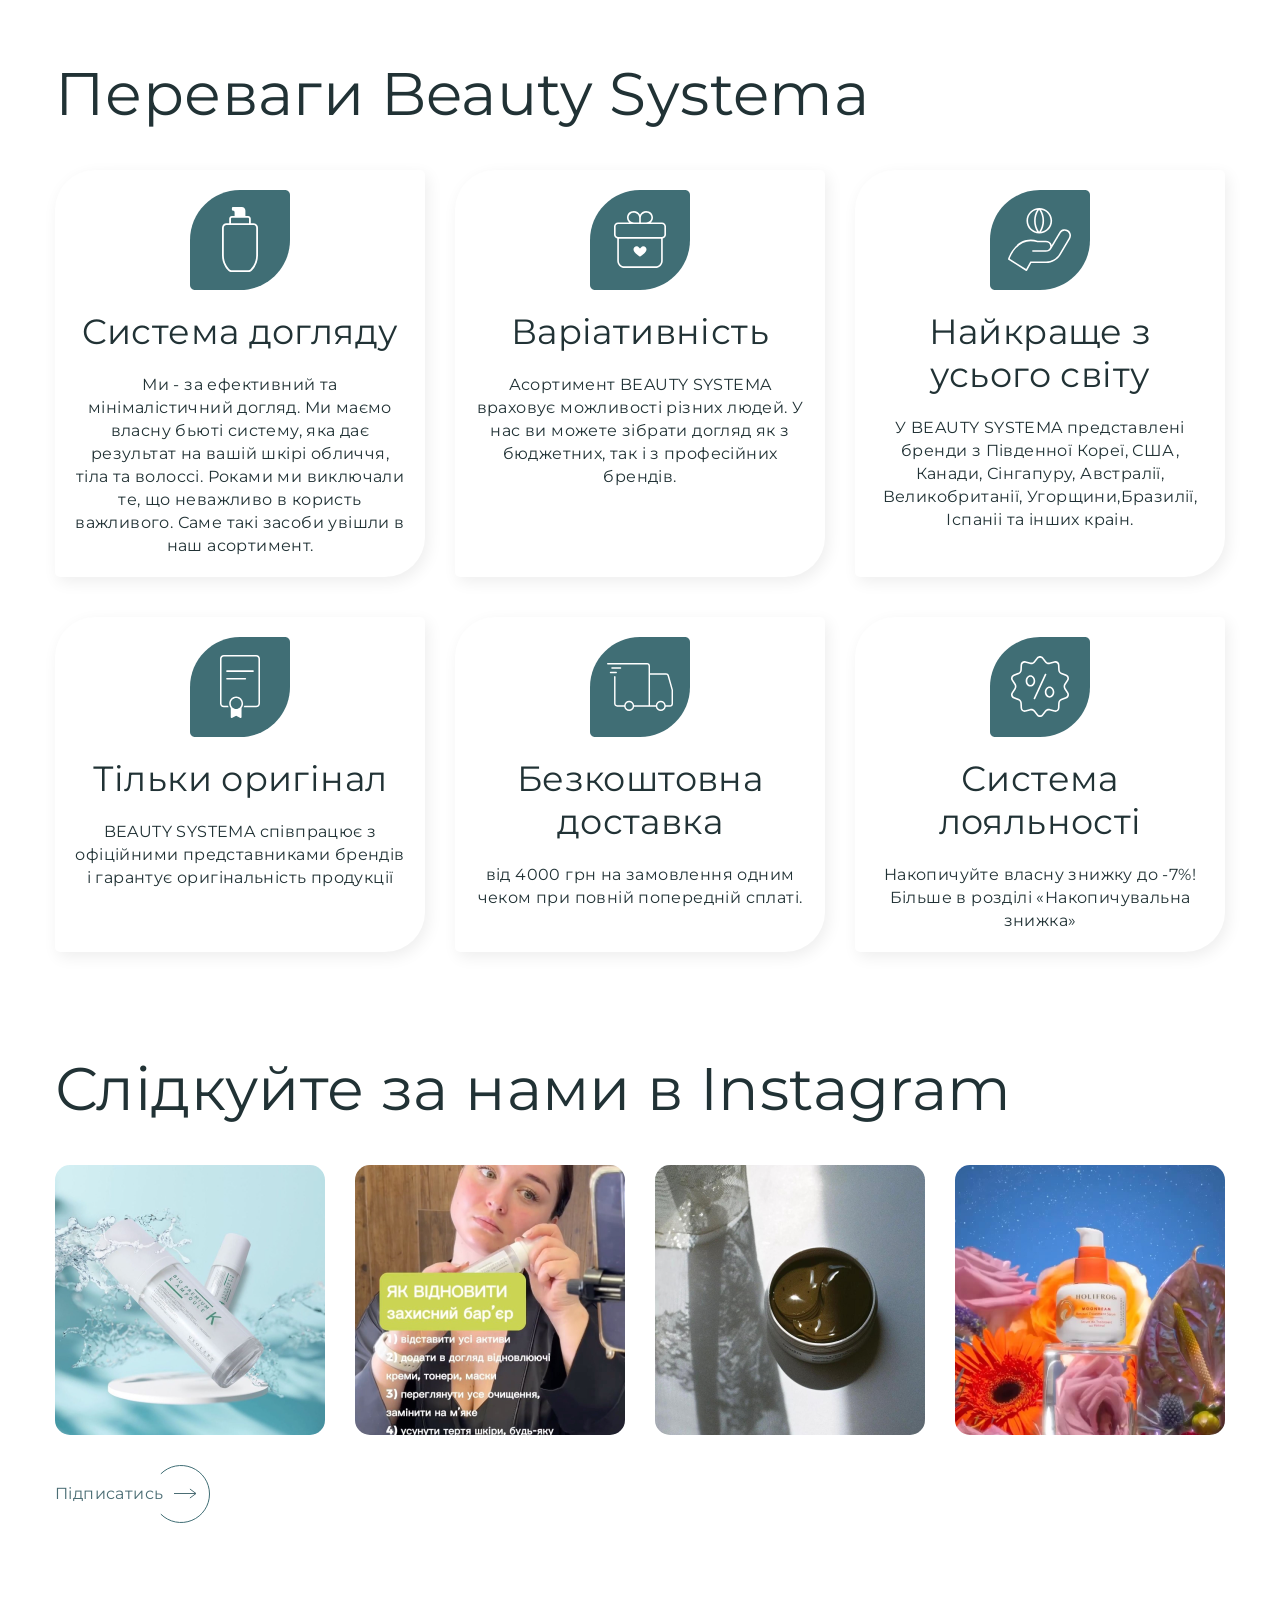
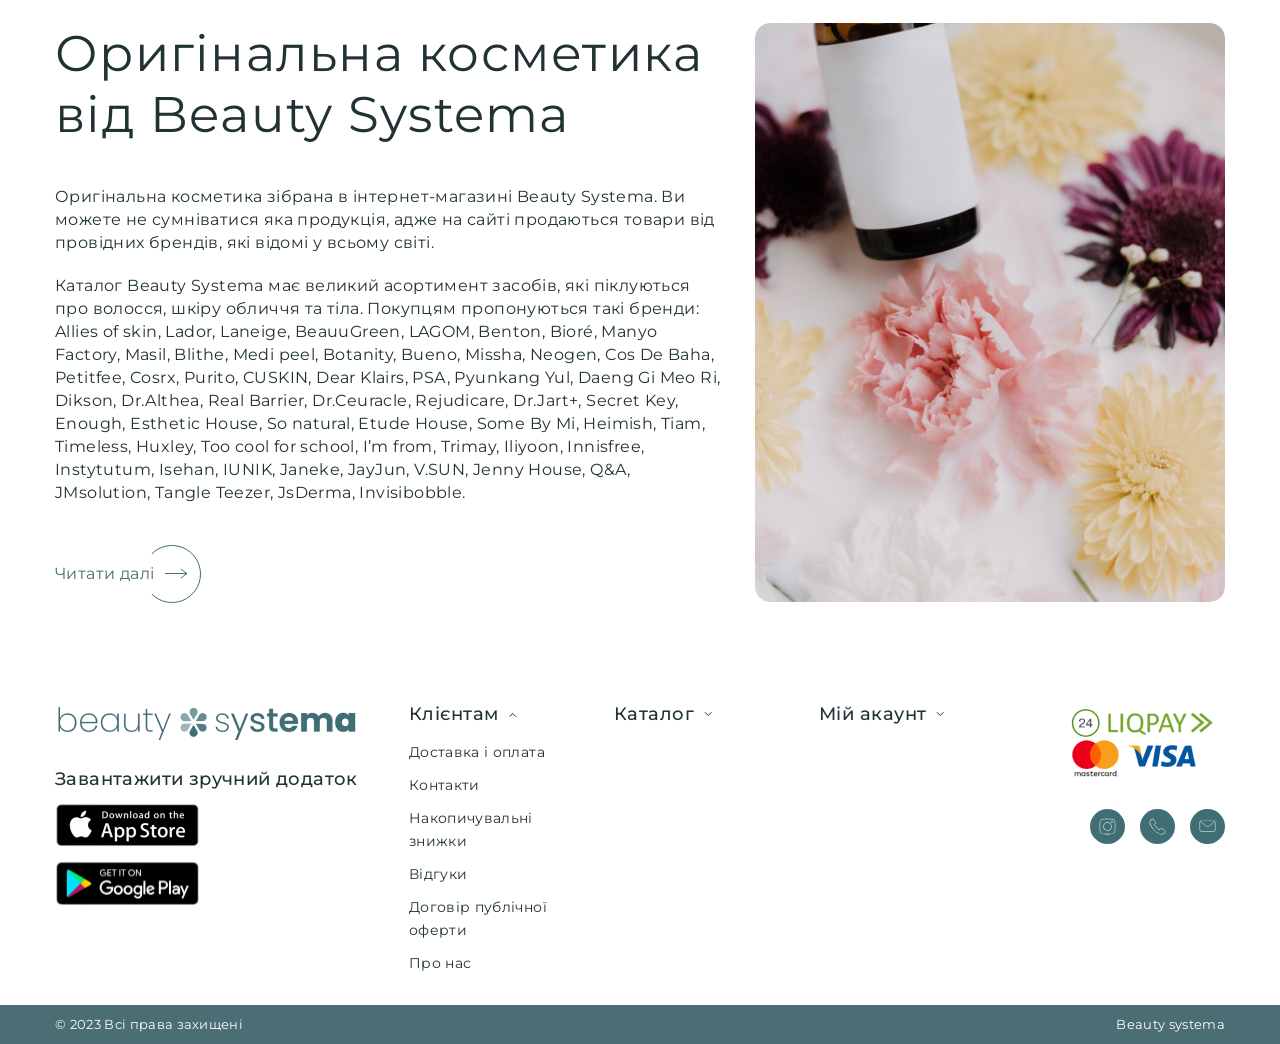
<file: first variant/index.html>
<!DOCTYPE html>
<html lang="en">

<head>
    <meta charset="UTF-8">
    <meta http-equiv="X-UA-Compatible" content="IE=edge">
    <meta name="viewport" content="width=device-width, initial-scale=1, maximum-scale=1">
    <link rel="preconnect" href="https://fonts.googleapis.com">
<link rel="preconnect" href="https://fonts.gstatic.com" crossorigin>
<link href="https://fonts.googleapis.com/css2?family=Montserrat:wght@300;400;500;600;700&display=swap" rel="stylesheet">
    <link rel="stylesheet" href="./lib/owlcarousel/styles/owl.carousel.min.css">
    <link rel="stylesheet" href="./lib/owlcarousel/styles/owl.theme.default.min.css">
    <link rel="stylesheet" href="./style.css">
    <title>Beauty Systema</title>
</head>

<body>
    <div class="wrapper">
        <header class="header">
            <div class="header-container container">
                <div class="header__main">
                    <div class="header__main-left">
                        <ul class="header__main__list">
                            <li class="header__main__list__item">
                                <a href="#"><span class="icon-user_icon"></span></a>
                            </li>
                            <li class="header__main__list__item">
                                <a href="#">
                                    <span class="icon-favorite_icon"></span>
                                    <div class="header__counter favorite__counter">
                                        <span class="header__counter__value favorite__counter__value">3</span>
                                    </div>
                                </a>
                            </li>
                        </ul>
                    </div>
                    <div class="header__main__logo">
                        <a class="header__main-logo" href="index.html"><img src="./img/logo.png" alt="logo" width="291"
                                height="70"></a>
                    </div>
                    <div class="header__main-right">
                        <ul class="header__main__list">
                            <li class="header__main__list__item search_icon">
                                <a href="#">
                                    <span class="icon-search_icon"></span>
                                </a>
                            </li>
                            <li class="header__main__list__item">
                                <a href="#">
                                    <span class="icon-shopping_cart_icon"></span>
                                    <div class="header__counter shopping_cart__counter">
                                        <span class="header__counter__value shopping_cart__counter__value">2</span>
                                    </div>
                                </a>
                            </li>
                            <li class="header__main__list__item burger-menu">
                                <div class="burger-menu-btn">
                                    <div class="burger-menu__icon">
                                        <span></span>
                                    </div>
                                </div>
                            </li>
                        </ul>
                    </div>
                </div>
                <form action="#" class="header__main-form search-form">
                    <input class="header__main-input" type="text" placeholder="Пошук..." />
                    <button class="header__main-search"><span class="icon-search_icon"></span></button>
                    <div class="search-results">
                        <div class="search-result-item"><a href="#"></a>
                        </div>
                    </div>
                </form>
                <nav class="header__nav">
                    <ul class="header__nav__list">
                        <li class="header__nav-link">
                            <a href="./categoris new.html">Новинки</a>
                        </li>
                        <li class="header__nav-link">
                            <a class="dropdown-link hover-dropdown" href="./categoris.html">
                                <span>Догляд за шкірою обличчя</span>
                                <img src="./img/arrow_down.svg" alt="" class="arrow_down">
                            </a>
                            <div class="header__submenu__list">
                                <ul>
                                    <li><a href="categoris.html"><span>Усі засоби</span><img src="./img/arrow_down.svg" alt="" class="submenu__arrow"></a></li>
                                    <li><a href="categoris.html"><span>Догляд за обличчям</span><img src="./img/arrow_down.svg" alt="" class="submenu__arrow"></a></li>
                                    <li><a href="categoris.html"><span>Область навколо очей</span><img src="./img/arrow_down.svg" alt="" class="submenu__arrow"></a></li>
                                    <li><a href="categoris.html"><span>Шия та декольте</span><img src="./img/arrow_down.svg" alt="" class="submenu__arrow"></a></li>
                                    <li><a href="categoris.html"><span>Брови та вії</span><img src="./img/arrow_down.svg" alt="" class="submenu__arrow"></a></li>
                                    <li><a href="categoris.html"><span>Губи</span><img src="./img/arrow_down.svg" alt="" class="submenu__arrow"></a></li>
                                    <li><a href="categoris.html"><span>SPF та автозасмага</span><img src="./img/arrow_down.svg" alt="" class="submenu__arrow"></a></li>
                                    <li><a href="categoris.html"><span>Спеціальний догляд</span><img src="./img/arrow_down.svg" alt="" class="submenu__arrow"></a></li>
                                </ul>
                                <img src="./img/sublist_img.png" alt="img">
                            </div>
                        </li>
                        <li class="header__nav-link">
                            <a class="dropdown-link hover-dropdown" href="categoris.html">
                                <span>Догляд за волоссям</span>
                                <img src="./img/arrow_down.svg" alt="" class="arrow_down">
                            </a>
                            <div class="header__submenu__list">
                                <ul>
                                    <li><a href="categoris.html"><span>Усі засоби</span><img src="./img/arrow_down.svg" alt="" class="submenu__arrow"></a></li>
                                    <li><a href="categoris.html"><span>Догляд за обличчям</span><img src="./img/arrow_down.svg" alt="" class="submenu__arrow"></a></li>
                                    <li><a href="categoris.html"><span>Область навколо очей</span><img src="./img/arrow_down.svg" alt="" class="submenu__arrow"></a></li>
                                    <li><a href="categoris.html"><span>Шия та декольте</span><img src="./img/arrow_down.svg" alt="" class="submenu__arrow"></a></li>
                                    <li><a href="categoris.html"><span>Брови та вії</span><img src="./img/arrow_down.svg" alt="" class="submenu__arrow"></a></li>
                                    <li><a href="categoris.html"><span>Губи</span><img src="./img/arrow_down.svg" alt="" class="submenu__arrow"></a></li>
                                    <li><a href="categoris.html"><span>SPF та автозасмага</span><img src="./img/arrow_down.svg" alt="" class="submenu__arrow"></a></li>
                                    <li><a href="categoris.html"><span>Спеціальний догляд</span><img src="./img/arrow_down.svg" alt="" class="submenu__arrow"></a></li>
                                </ul>
                                <img src="./img/categories_carousel_img2.png" alt="img">
                            </div>
                        </li>
                        <li class="header__nav-link">
                            <a class="dropdown-link hover-dropdown" href="categoris.html">
                                <span>Догляд за тілом</span>
                                <img src="./img/arrow_down.svg" alt="" class="arrow_down">
                            </a>
                            <div class="header__submenu__list">
                                <ul>
                                    <li><a href="categoris.html"><span>Усі засоби</span><img src="./img/arrow_down.svg" alt="" class="submenu__arrow"></a></li>
                                    <li><a href="categoris.html"><span>Догляд за обличчям</span><img src="./img/arrow_down.svg" alt="" class="submenu__arrow"></a></li>
                                    <li><a href="categoris.html"><span>Область навколо очей</span><img src="./img/arrow_down.svg" alt="" class="submenu__arrow"></a></li>
                                    <li><a href="categoris.html"><span>Шия та декольте</span><img src="./img/arrow_down.svg" alt="" class="submenu__arrow"></a></li>
                                    <li><a href="categoris.html"><span>Брови та вії</span><img src="./img/arrow_down.svg" alt="" class="submenu__arrow"></a></li>
                                    <li><a href="categoris.html"><span>Губи</span><img src="./img/arrow_down.svg" alt="" class="submenu__arrow"></a></li>
                                    <li><a href="categoris.html"><span>SPF та автозасмага</span><img src="./img/arrow_down.svg" alt="" class="submenu__arrow"></a></li>
                                    <li><a href="categoris.html"><span>Спеціальний догляд</span><img src="./img/arrow_down.svg" alt="" class="submenu__arrow"></a></li>
                                </ul>
                                <img src="./img/sublist_img.png" alt="img">
                            </div>
                        </li>
                        <li class="header__nav-link">
                            <a class="dropdown-link hover-dropdown" href="categoris.html">
                                <span>Догляд для дітей</span>
                                <img src="./img/arrow_down.svg" alt="" class="arrow_down">
                            </a>
                            <div class="header__submenu__list">
                                <ul>
                                    <li><a href="categoris.html"><span>Усі засоби</span><img src="./img/arrow_down.svg" alt="" class="submenu__arrow"></a></li>
                                    <li><a href="categoris.html"><span>Догляд за обличчям</span><img src="./img/arrow_down.svg" alt="" class="submenu__arrow"></a></li>
                                    <li><a href="categoris.html"><span>Область навколо очей</span><img src="./img/arrow_down.svg" alt="" class="submenu__arrow"></a></li>
                                    <li><a href="categoris.html"><span>Шия та декольте</span><img src="./img/arrow_down.svg" alt="" class="submenu__arrow"></a></li>
                                    <li><a href="categoris.html"><span>Брови та вії</span><img src="./img/arrow_down.svg" alt="" class="submenu__arrow"></a></li>
                                    <li><a href="categoris.html"><span>Губи</span><img src="./img/arrow_down.svg" alt="" class="submenu__arrow"></a></li>
                                    <li><a href="categoris.html"><span>SPF та автозасмага</span><img src="./img/arrow_down.svg" alt="" class="submenu__arrow"></a></li>
                                    <li><a href="categoris.html"><span>Спеціальний догляд</span><img src="./img/arrow_down.svg" alt="" class="submenu__arrow"></a></li>
                                </ul>
                                <img src="./img/sublist_img.png" alt="img">
                            </div>
                        </li>
                        <li class="header__nav-link">
                            <a class="dropdown-link hover-dropdown" href="categoris.html">
                                <span>Макіяж</span>
                                <img src="./img/arrow_down.svg" alt="" class="arrow_down">
                            </a>
                            <div class="header__submenu__list">
                                <ul>
                                    <li><a href="categoris.html"><span>Усі засоби</span><img src="./img/arrow_down.svg" alt="" class="submenu__arrow"></a></li>
                                    <li><a href="categoris.html"><span>Догляд за обличчям</span><img src="./img/arrow_down.svg" alt="" class="submenu__arrow"></a></li>
                                    <li><a href="categoris.html"><span>Область навколо очей</span><img src="./img/arrow_down.svg" alt="" class="submenu__arrow"></a></li>
                                    <li><a href="categoris.html"><span>Шия та декольте</span><img src="./img/arrow_down.svg" alt="" class="submenu__arrow"></a></li>
                                    <li><a href="categoris.html"><span>Брови та вії</span><img src="./img/arrow_down.svg" alt="" class="submenu__arrow"></a></li>
                                    <li><a href="categoris.html"><span>Губи</span><img src="./img/arrow_down.svg" alt="" class="submenu__arrow"></a></li>
                                    <li><a href="categoris.html"><span>SPF та автозасмага</span><img src="./img/arrow_down.svg" alt="" class="submenu__arrow"></a></li>
                                    <li><a href="categoris.html"><span>Спеціальний догляд</span><img src="./img/arrow_down.svg" alt="" class="submenu__arrow"></a></li>
                                </ul>
                                <img src="./img/sublist_img.png" alt="img">
                            </div>
                        </li>
                        <li class="header__nav-link">
                            <a class="dropdown-link hover-dropdown" href="#">
                                <span>Бренди</span>
                                <img src="./img/arrow_down.svg" alt="" class="arrow_down">
                            </a>
                            <div class="header__submenu__list">
                                <ul>
                                    <li><a href="#"><span>Усі засоби</span><img src="./img/arrow_down.svg" alt="" class="submenu__arrow"></a></li>
                                    <li><a href="#"><span>Догляд за обличчям</span><img src="./img/arrow_down.svg" alt="" class="submenu__arrow"></a></li>
                                    <li><a href="#"><span>Область навколо очей</span><img src="./img/arrow_down.svg" alt="" class="submenu__arrow"></a></li>
                                    <li><a href="#"><span>Шия та декольте</span><img src="./img/arrow_down.svg" alt="" class="submenu__arrow"></a></li>
                                    <li><a href="#"><span>Брови та вії</span><img src="./img/arrow_down.svg" alt="" class="submenu__arrow"></a></li>
                                    <li><a href="#"><span>Губи</span><img src="./img/arrow_down.svg" alt="" class="submenu__arrow"></a></li>
                                    <li><a href="#"><span>SPF та автозасмага</span><img src="./img/arrow_down.svg" alt="" class="submenu__arrow"></a></li>
                                    <li><a href="#"><span>Спеціальний догляд</span><img src="./img/arrow_down.svg" alt="" class="submenu__arrow"></a></li>
                                </ul>
                                <img src="./img/sublist_img.png" alt="img">
                            </div>
                        </li>
                        <li class="header__nav-link">
                            <a class="dropdown-link hover-dropdown" href="#">
                                <span>Подарунки</span>
                                <img src="./img/arrow_down.svg" alt="" class="arrow_down">
                            </a>
                            <div class="header__submenu__list">
                                <ul>
                                    <li><a href="#"><span>Усі засоби</span><img src="./img/arrow_down.svg" alt="" class="submenu__arrow"></a></li>
                                    <li><a href="#"><span>Догляд за обличчям</span><img src="./img/arrow_down.svg" alt="" class="submenu__arrow"></a></li>
                                    <li><a href="#"><span>Область навколо очей</span><img src="./img/arrow_down.svg" alt="" class="submenu__arrow"></a></li>
                                    <li><a href="#"><span>Шия та декольте</span><img src="./img/arrow_down.svg" alt="" class="submenu__arrow"></a></li>
                                    <li><a href="#"><span>Брови та вії</span><img src="./img/arrow_down.svg" alt="" class="submenu__arrow"></a></li>
                                    <li><a href="#"><span>Губи</span><img src="./img/arrow_down.svg" alt="" class="submenu__arrow"></a></li>
                                    <li><a href="#"><span>SPF та автозасмага</span><img src="./img/arrow_down.svg" alt="" class="submenu__arrow"></a></li>
                                    <li><a href="#"><span>Спеціальний догляд</span><img src="./img/arrow_down.svg" alt="" class="submenu__arrow"></a></li>
                                </ul>
                                <img src="./img/sublist_img.png" alt="img">
                            </div>
                        </li>
                        <li class="header__nav-link">
                            <a href="#">
                                <span>Знижки</span>
                            </a>
                        </li>
                    </ul>
                    <div class="header-social">
                        <a href="#"><img src="./img/Instagram_icon.svg" alt=""></span></a>
                        <a href="#"><img src="./img/Phone_icon.svg" alt=""></span></a>
                        <a href="#"><img src="./img/Letter_icon.svg" alt=""></span></a>
                    </div>
                </nav>
            </div>
        </header>
        <main class="main">
            <div class="slider-banner margin-bottom container1600">
                <div class="banner-carousel owl-carousel owl-theme">
                    <div class="item">
                        <img class="banner__img" src="./img/banner_1.png" alt="beauty-img">
                        <img class="banner__img mobile-only" src="./img/banner_1_mobile.png" alt="beauty-img">
                    </div>
                    <div class="item">
                        <img class="banner__img" src="./img/banner_1.png" alt="beauty-img">
                        <img class="banner__img mobile-only" src="./img/banner_1_mobile.png" alt="beauty-img">
                    </div>
                </div>
            </div>
            <div class="block block_categories margin-bottom container1600">
                <h2 class="title container"><a href="categoris.html">Категорії</a></h2>
                <div class="slider-categories">
                    <div class="categories-carousel owl-carousel owl-theme">
                        <div class="item">
                            <a href="categoris.html">
                                <img src="./img/categories_carousel_img1.png" alt="img">
                                <p>Обличчя</p>
                            </a>
                        </div>
                        <div class="item">
                            <a href="categoris.html">
                                <img src="./img/categories_carousel_img2.png" alt="img">
                                <p>Волосся</p>
                            </a>
                        </div>
                        <div class="item">
                            <a href="categoris.html">
                                <img src="./img/categories_carousel_img3.png" alt="img">
                                <p>Тіло</p>
                            </a>
                        </div>
                        <div class="item">
                            <a href="categoris.html">
                                <img src="./img/categories_carousel_img4.png" alt="img">
                                <p>Макіяж</p>
                            </a>
                        </div>
                        <div class="item">
                            <a href="categoris.html">
                                <img src="./img/categories_carousel_img5.png" alt="img">
                                <p>Ротова порожнина</p>
                            </a>
                        </div> 
                        <div class="item">
                            <a href="categoris.html">
                                <img src="./img/categories_carousel_img1.png" alt="img">
                                <p>Обличчя</p>
                            </a>
                        </div>
                        <div class="item">
                            <a href="categoris.html">
                                <img src="./img/categories_carousel_img2.png" alt="img">
                                <p>Волосся</p>
                            </a>
                        </div>
                        <div class="item">
                            <a href="categoris.html">
                                <img src="./img/categories_carousel_img3.png" alt="img">
                                <p>Тіло</p>
                            </a>
                        </div>
                        <div class="item">
                            <a href="categoris.html">
                                <img src="./img/categories_carousel_img4.png" alt="img">
                                <p>Макіяж</p>
                            </a>
                        </div>
                        <div class="item">
                            <a href="categoris.html">
                                <img src="./img/categories_carousel_img5.png" alt="img">
                                <p>Ротова порожнина</p>
                            </a>
                        </div>                                
                    </div>
                </div>
            </div> 
            <div class="block block_popular margin-bottom container1600">
                <h2 class="title container">Популярні засоби</h2>
                <div class="slider-popular">
                    <div class="popular-carousel owl-carousel owl-theme">
                        <div class="item">
                            <div class="product__card">
                                <a class="product__card__img" href="#">
                                    <img src="./img/popular_1.png" alt="img">
                                    <p class="product__card__lable">Розпродаж</p>
                                    <span class="icon-favorite_icon"></span>
                                </a>
                                <div class="product__card__info">
                                    <div class="product__card__info__content">
                                        <p class="product__card__info__description">Гелі</p>
                                        <a href="#" class="product__card__info__name">Очищаючий засіб для миття тіла Acnemy ZITBODY, 200 мл</a>
                                        <div class="product__card__info__reviews">
                                            <div class="product__card__info__reviews-satr"></div>
                                            <div class="product__card__info__reviews-satr"></div>
                                            <div class="product__card__info__reviews-satr"></div>
                                            <div class="product__card__info__reviews-satr"></div>
                                            <div class="product__card__info__reviews-satr light-star"></div>
                                        </div>
                                    </div>
                                    <div class="product__card__info__price">
                                        <p class="old-price">₴999,00</p>
                                        <p>₴938,00</p>
                                    </div>
                                    <div class="product__card__info__buy-button">
                                        <span>Додати до кошика</span>   
                                        <span class="icon-right-arrow"></span>
                                    </div>
                                </div>
                            </div>
                        </div>     
                        <div class="item">
                            <div class="product__card">
                                <a class="product__card__img" href="#">
                                    <img src="./img/popular_2.png" alt="img">
                                    <p class="product__card__lable">Розпродаж</p>
                                    <span class="icon-favorite_icon"></span>
                                </a>
                                <div class="product__card__info">
                                    <div class="product__card__info__content">
                                        <p class="product__card__info__description">Пінки, гелі для очищення</p>
                                        <a href="#" class="product__card__info__name">Очищуючий гель для проблемної шкіри Acnemy ZITCLEAN</a>
                                        <div class="product__card__info__reviews">
                                            <div class="product__card__info__reviews-satr"></div>
                                            <div class="product__card__info__reviews-satr"></div>
                                            <div class="product__card__info__reviews-satr"></div>
                                            <div class="product__card__info__reviews-satr"></div>
                                            <div class="product__card__info__reviews-satr"></div>
                                        </div>
                                        <ul class="product__card__info__variants">
                                            <li class="product__card__info__variants-option active"><a href="#">5мл</a></li>
                                            <li class="product__card__info__variants-option"><a href="#">30мл</a></li>
                                        </ul>
                                    </div>
                                    <div class="product__card__info__price">
                                        <p class="old-price">₴829,00</p>
                                        <p>₴756,00</p>
                                    </div>
                                    <div class="product__card__info__buy-button">
                                        <span>Додати до кошика</span>
                                        <span class="icon-right-arrow"></span>
                                    </div>
                                </div>
                            </div>
                        </div> 
                        <div class="item">
                            <div class="product__card">
                                <a class="product__card__img" href="#">
                                    <img src="./img/popular_3.png" alt="img">
                                    <p class="product__card__lable">Розпродаж</p>
                                    <span class="icon-favorite_icon"></span>
                                </a>
                                <div class="product__card__info">
                                    <div class="product__card__info__content">
                                        <p class="product__card__info__description">Набори</p>
                                        <a href="#" class="product__card__info__name">Набір проти акне Acnemy ZITMINIS</a>
                                        <div class="product__card__info__reviews">
                                            <div class="product__card__info__reviews-satr"></div>
                                            <div class="product__card__info__reviews-satr"></div>
                                            <div class="product__card__info__reviews-satr"></div>
                                            <div class="product__card__info__reviews-satr"></div>
                                            <div class="product__card__info__reviews-satr"></div>
                                        </div>
                                        <ul class="product__card__info__variants">
                                            <li class="product__card__info__variants-option active"><a href="#">5мл</a></li>
                                            <li class="product__card__info__variants-option"><a href="#">30мл</a></li>
                                        </ul>
                                    </div>
                                    <div class="product__card__info__price">
                                        <p class="old-price">₴1929,00</p>
                                        <p>₴1814,00</p>
                                    </div>
                                    <div class="product__card__info__buy-button">
                                        <span>Додати до кошика</span>
                                        <span class="icon-right-arrow"></span>
                                    </div>
                                </div>
                            </div>
                        </div>   
                        <div class="item">
                            <div class="product__card">
                                <a class="product__card__img" href="#">
                                    <img src="./img/popular_4.png" alt="img">
                                    <p class="product__card__lable">Розпродаж</p>
                                    <span class="icon-favorite_icon"></span>
                                </a>
                                <div class="product__card__info">
                                    <div class="product__card__info__content">
                                        <p class="product__card__info__description">Гелі</p>
                                        <a href="#" class="product__card__info__name">Очищаючий засіб для миття тіла Acnemy ZITBODY, 200 мл</a>
                                        <div class="product__card__info__reviews">
                                            <div class="product__card__info__reviews-satr"></div>
                                            <div class="product__card__info__reviews-satr"></div>
                                            <div class="product__card__info__reviews-satr"></div>
                                            <div class="product__card__info__reviews-satr"></div>
                                            <div class="product__card__info__reviews-satr"></div>
                                        </div>
                                        <ul class="product__card__info__variants">
                                            <li class="product__card__info__variants-option active"><a href="#">5мл</a></li>
                                            <li class="product__card__info__variants-option"><a href="#">30мл</a></li>
                                        </ul>
                                    </div>
                                    <div class="product__card__info__price">
                                        <p class="old-price">₴1929,00</p>
                                        <p>₴1814,00</p>
                                    </div>
                                    <div class="product__card__info__buy-button">
                                        <span>Додати до кошика</span>
                                        <span class="icon-right-arrow"></span>
                                    </div>
                                </div>
                            </div>
                        </div>   
                        <div class="item">
                            <div class="product__card">
                                <a class="product__card__img" href="#">
                                    <img src="./img/popular_5.png" alt="img">
                                    <p class="product__card__lable">Розпродаж</p>
                                    <span class="icon-favorite_icon"></span>
                                </a>
                                <div class="product__card__info">
                                    <div class="product__card__info__content">
                                        <p class="product__card__info__description">Гелі</p>
                                        <a href="#" class="product__card__info__name">Очищаючий засіб для миття тіла Acnemy ZITBODY, 200 мл</a>
                                        <div class="product__card__info__reviews">
                                            <div class="product__card__info__reviews-satr"></div>
                                            <div class="product__card__info__reviews-satr"></div>
                                            <div class="product__card__info__reviews-satr"></div>
                                            <div class="product__card__info__reviews-satr"></div>
                                            <div class="product__card__info__reviews-satr"></div>
                                        </div>
                                        <ul class="product__card__info__variants">
                                            <li class="product__card__info__variants-option active"><a href="#">5мл</a></li>
                                            <li class="product__card__info__variants-option"><a href="#">30мл</a></li>
                                        </ul>
                                    </div>
                                    <div class="product__card__info__price">
                                        <p class="old-price">₴1929,00</p>
                                        <p>₴1814,00</p>
                                    </div>
                                    <div class="product__card__info__buy-button">
                                        <span>Додати до кошика</span>
                                        <span class="icon-right-arrow"></span>
                                    </div>
                                </div>
                            </div>
                        </div>                         
                    </div>
                </div>
            </div> 
            <div class="block block_new margin-bottom container1600">
                <div class="block_new__title container">
                    <h2 class="title">Новинки</h2>
                    <a class="custom-button" href="#">
                        <span>Всі засоби категорії</span>
                        <div class="custom-button__arrow">
                            <img src="./img/button_ellipse.svg" alt="img" width="58" height="58">
                        </div>
                    </a>
                </div>
                <div class="slider-new">
                    <div class="new-carousel owl-carousel owl-theme">
                        <div class="item">
                            <div class="product__card">
                                <a class="product__card__img" href="#">
                                    <img src="./img/popular_1.png" alt="img">
                                    <p class="product__card__lable">Розпродаж</p>
                                    <span class="icon-favorite_icon"></span>
                                </a>
                                <div class="product__card__info">
                                    <div class="product__card__info__content">
                                        <p class="product__card__info__description">Гелі</p>
                                        <a href="#" class="product__card__info__name">Очищаючий засіб для миття тіла Acnemy ZITBODY, 200 мл</a>
                                        <div class="product__card__info__reviews">
                                            <div class="product__card__info__reviews-satr"></div>
                                            <div class="product__card__info__reviews-satr"></div>
                                            <div class="product__card__info__reviews-satr"></div>
                                            <div class="product__card__info__reviews-satr"></div>
                                            <div class="product__card__info__reviews-satr light-star"></div>
                                        </div>
                                    </div>
                                    <div class="product__card__info__price">
                                        <p class="old-price">₴999,00</p>
                                        <p>₴938,00</p>
                                    </div>
                                    <div class="product__card__info__buy-button">
                                        <span>Додати до кошика</span>
                                        <span class="icon-right-arrow"></span>
                                    </div>
                                </div>
                            </div>
                        </div>     
                        <div class="item">
                            <div class="product__card">
                                <a class="product__card__img" href="#">
                                    <img src="./img/popular_2.png" alt="img">
                                    <p class="product__card__lable">Розпродаж</p>
                                    <span class="icon-favorite_icon"></span>
                                </a>
                                <div class="product__card__info">
                                    <div class="product__card__info__content">
                                        <p class="product__card__info__description">Пінки, гелі для очищення</p>
                                        <a href="#" class="product__card__info__name">Очищуючий гель для проблемної шкіри Acnemy ZITCLEAN</a>
                                        <div class="product__card__info__reviews">
                                            <div class="product__card__info__reviews-satr"></div>
                                            <div class="product__card__info__reviews-satr"></div>
                                            <div class="product__card__info__reviews-satr"></div>
                                            <div class="product__card__info__reviews-satr"></div>
                                            <div class="product__card__info__reviews-satr"></div>
                                        </div>
                                        <ul class="product__card__info__variants">
                                            <li class="product__card__info__variants-option active"><a href="#">5мл</a></li>
                                            <li class="product__card__info__variants-option"><a href="#">30мл</a></li>
                                        </ul>
                                    </div>
                                    <div class="product__card__info__price">
                                        <p class="old-price">₴829,00</p>
                                        <p>₴756,00</p>
                                    </div>
                                    <div class="product__card__info__buy-button">
                                        <span>Додати до кошика</span>
                                        <span class="icon-right-arrow"></span>
                                    </div>
                                </div>
                            </div>
                        </div> 
                        <div class="item">
                            <div class="product__card">
                                <a class="product__card__img" href="#">
                                    <img src="./img/popular_3.png" alt="img">
                                    <p class="product__card__lable">Розпродаж</p>
                                    <span class="icon-favorite_icon"></span>
                                </a>
                                <div class="product__card__info">
                                    <div class="product__card__info__content">
                                        <p class="product__card__info__description">Набори</p>
                                        <a href="#" class="product__card__info__name">Набір проти акне Acnemy ZITMINIS</a>
                                        <div class="product__card__info__reviews">
                                            <div class="product__card__info__reviews-satr"></div>
                                            <div class="product__card__info__reviews-satr"></div>
                                            <div class="product__card__info__reviews-satr"></div>
                                            <div class="product__card__info__reviews-satr"></div>
                                            <div class="product__card__info__reviews-satr"></div>
                                        </div>
                                        <ul class="product__card__info__variants">
                                            <li class="product__card__info__variants-option active"><a href="#">5мл</a></li>
                                            <li class="product__card__info__variants-option"><a href="#">30мл</a></li>
                                        </ul>
                                    </div>
                                    <div class="product__card__info__price">
                                        <p class="old-price">₴1929,00</p>
                                        <p>₴1814,00</p>
                                    </div>
                                    <div class="product__card__info__buy-button">
                                        <span>Додати до кошика</span>
                                        <span class="icon-right-arrow"></span>
                                    </div>
                                </div>
                            </div>
                        </div>   
                        <div class="item">
                            <div class="product__card">
                                <a class="product__card__img" href="#">
                                    <img src="./img/popular_4.png" alt="img">
                                    <p class="product__card__lable">Розпродаж</p>
                                    <span class="icon-favorite_icon"></span>
                                </a>
                                <div class="product__card__info">
                                    <div class="product__card__info__content">
                                        <p class="product__card__info__description">Гелі</p>
                                        <a href="#" class="product__card__info__name">Очищаючий засіб для миття тіла Acnemy ZITBODY, 200 мл</a>
                                        <div class="product__card__info__reviews">
                                            <div class="product__card__info__reviews-satr"></div>
                                            <div class="product__card__info__reviews-satr"></div>
                                            <div class="product__card__info__reviews-satr"></div>
                                            <div class="product__card__info__reviews-satr"></div>
                                            <div class="product__card__info__reviews-satr"></div>
                                        </div>
                                        <ul class="product__card__info__variants">
                                            <li class="product__card__info__variants-option active"><a href="#">5мл</a></li>
                                            <li class="product__card__info__variants-option"><a href="#">30мл</a></li>
                                        </ul>
                                    </div>
                                    <div class="product__card__info__price">
                                        <p class="old-price">₴1929,00</p>
                                        <p>₴1814,00</p>
                                    </div>
                                    <div class="product__card__info__buy-button">
                                        <span>Додати до кошика</span>
                                        <span class="icon-right-arrow"></span>
                                    </div>
                                </div>
                            </div>
                        </div>   
                        <div class="item">
                            <div class="product__card">
                                <a class="product__card__img" href="#">
                                    <img src="./img/popular_5.png" alt="img">
                                    <p class="product__card__lable">Розпродаж</p>
                                    <span class="icon-favorite_icon"></span>
                                </a>
                                <div class="product__card__info">
                                    <div class="product__card__info__content">
                                        <p class="product__card__info__description">Гелі</p>
                                        <a href="#" class="product__card__info__name">Очищаючий засіб для миття тіла Acnemy ZITBODY, 200 мл</a>
                                        <div class="product__card__info__reviews">
                                            <div class="product__card__info__reviews-satr"></div>
                                            <div class="product__card__info__reviews-satr"></div>
                                            <div class="product__card__info__reviews-satr"></div>
                                            <div class="product__card__info__reviews-satr"></div>
                                            <div class="product__card__info__reviews-satr"></div>
                                        </div>
                                        <ul class="product__card__info__variants">
                                            <li class="product__card__info__variants-option active"><a href="#">5мл</a></li>
                                            <li class="product__card__info__variants-option"><a href="#">30мл</a></li>
                                        </ul>
                                    </div>
                                    <div class="product__card__info__price">
                                        <p class="old-price">₴1929,00</p>
                                        <p>₴1814,00</p>
                                    </div>
                                    <div class="product__card__info__buy-button">
                                        <span>Додати до кошика</span>
                                        <span class="icon-right-arrow"></span>
                                    </div>
                                </div>
                            </div>
                        </div>                         
                    </div>
                </div>
            </div> 
            <div class="block margin-bottom container">
                <h2 class="title">Переваги Beauty Systema</h2>
                <div class="advantages__block">
                    <div class="advantages__block__item">
                        <img src="./img/advantages_1.svg" alt="img">
                        <h3 class="subtitle">Cистема догляду</h3>
                        <p>Ми - за ефективний та мінімалістичний догляд. Ми маємо власну бьюті систему, яка дає результат на вашій
                            шкірі
                            обличчя, тіла та волоссі. Роками ми виключали те, що неважливо в користь важливого. Саме такі засоби
                            увішли в
                            наш асортимент.</p>
                    </div>
                    <div class="advantages__block__item">
                        <img src="./img/advantages_2.svg" alt="img">
                        <h3 class="subtitle">Варіативність</h3>
                        <p>Асортимент BEAUTY SYSTEMA враховує можливості різних людей. У нас ви можете зібрати догляд як з
                            бюджетних, так і
                            з професійних брендів.</p>
                    </div>
                    <div class="advantages__block__item">
                        <img src="./img/advantages_3.svg" alt="img">
                        <h3 class="subtitle">Найкраще з усього світу</h3>
                        <p>У BEAUTY SYSTEMA представлені бренди з Південної Кореї, США, Канади, Сінгапуру, Австралії,
                            Великобританії,
                            Угорщини,Бразилії, Іспаніі та інших краін.</p>
                    </div>
                    <div class="advantages__block__item">
                        <img src="./img/advantages_4.svg" alt="img">
                        <h3 class="subtitle">Тільки оригінал</h3>
                        <p>BEAUTY SYSTEMA співпрацює з офіційними представниками брендів і гарантує оригінальність продукції</p>
                    </div>
                    <div class="advantages__block__item">
                        <img src="./img/advantages_5.svg" alt="img">
                        <h3 class="subtitle">Безкоштовна доставка</h3>
                        <p>від 4000 грн на замовлення одним чеком при повній попередній сплаті.</p>
                    </div>
                    <div class="advantages__block__item">
                        <img src="./img/advantages_6.svg" alt="img">
                        <h3 class="subtitle">Система лояльності</h3>
                        <p>Накопичуйте власну знижку до -7%! Більше в розділі «Накопичувальна знижка»</p>
                    </div>
                </div>
                <div class="slider-advantages">
                    <div class="advantages-carousel owl-carousel owl-theme">
                        <div class="item">
                            <div class="advantages__block__item">
                                <img src="./img/advantages_1.svg" alt="img">
                                <h3 class="subtitle">Cистема догляду</h3>
                                <p>Ми - за ефективний та мінімалістичний догляд. Ми маємо власну бьюті систему, яка дає результат на вашій
                                    шкірі
                                    обличчя, тіла та волоссі. Роками ми виключали те, що неважливо в користь важливого. Саме такі засоби
                                    увішли в
                                    наш асортимент.</p>
                            </div>
                        </div>  
                        <div class="item">
                            <div class="advantages__block__item">
                                <img src="./img/advantages_2.svg" alt="img">
                                <h3 class="subtitle">Варіативність</h3>
                                <p>Асортимент BEAUTY SYSTEMA враховує можливості різних людей. У нас ви можете зібрати догляд як з
                                    бюджетних, так і
                                    з професійних брендів.</p>
                            </div>
                        </div>    
                        <div class="item">
                            <div class="advantages__block__item">
                                <img src="./img/advantages_3.svg" alt="img">
                                <h3 class="subtitle">Найкраще з усього світу</h3>
                                <p>У BEAUTY SYSTEMA представлені бренди з Південної Кореї, США, Канади, Сінгапуру, Австралії,
                                    Великобританії,
                                    Угорщини,Бразилії, Іспаніі та інших краін.</p>
                            </div>
                        </div>  
                        <div class="item">
                            <div class="advantages__block__item">
                                <img src="./img/advantages_4.svg" alt="img">
                                <h3 class="subtitle">Тільки оригінал</h3>
                                <p>BEAUTY SYSTEMA співпрацює з офіційними представниками брендів і гарантує оригінальність продукції</p>
                            </div>
                        </div>  
                        <div class="item">
                            <div class="advantages__block__item">
                                <img src="./img/advantages_5.svg" alt="img">
                                <h3 class="subtitle">Безкоштовна доставка</h3>
                                <p>від 4000 грн на замовлення одним чеком при повній попередній сплаті.</p>
                            </div>
                        </div>  
                        <div class="item">
                            <div class="advantages__block__item">
                                <img src="./img/advantages_6.svg" alt="img">
                                <h3 class="subtitle">Система лояльності</h3>
                                <p>Накопичуйте власну знижку до -7%! Більше в розділі «Накопичувальна знижка»</p>
                            </div>
                        </div>                     
                    </div>
                </div>
            </div>
            <div class="block margin-bottom container">
                <h2 class="title">Слідкуйте за нами в Instagram</h2>
                <div class="slider-insta">
                    <div class="insta-carousel owl-carousel owl-theme">
                        <div class="item">
                           <a href="#"><img src="./img/insta_1.png" alt=""></a>
                        </div>
                        <div class="item">
                            <a href="#"><img src="./img/insta_2.png" alt=""></a>
                         </div>
                         <div class="item">
                            <a href="#"><img src="./img/insta_3.png" alt=""></a>
                         </div>
                         <div class="item">
                            <a href="#"><img src="./img/insta_4.png" alt=""></a>
                         </div>
                    </div>
                </div>
                <a class="custom-button" href="#">
                    <span>Підписатись</span>
                    <div class="custom-button__arrow">
                        <img src="./img/button_ellipse.svg" alt="img" width="58" height="58">
                    </div>
                </a>
            </div>
            <div class="block description-block margin-bottom container">
                <div class="description-block__content">
                    <img class="description-block__content-img" src="./img/description_1.png" alt="img">
                    <h2 class="title">Оригінальна косметика від Beauty Systema</h2>
                    <p>Оригінальна косметика зібрана в інтернет-магазині Beauty Systema. Ви можете не сумніватися яка продукція, адже на
                        сайті продаються товари від провідних брендів, які відомі у всьому світі.</p>
                    <p class="description-content hide_on_mobile">Каталог Beauty Systema має великий асортимент засобів, які піклуються про волосся, шкіру обличчя та тіла.
                        Покупцям пропонуються такі бренди: Allies of skin, Lador, Laneige, BeauuGreen, LAGOM, Benton, Bioré, Manyo
                        Factory, Masil, Blithe, Medi peel, Botanity, Bueno, Missha, Neogen, Cos De Baha, Petitfee, Cosrx, Purito,
                        CUSKIN, Dear Klairs, PSA, Pyunkang Yul, Daeng Gi Meo Ri, Dikson, Dr.Althea, Real Barrier, Dr.Ceuracle,
                        Rejudicare, Dr.Jart+, Secret Key, Enough, Esthetic House, So natural, Etude House, Some By Mi, Heimish, Tiam,
                        Timeless, Huxley, Too cool for school, I’m from, Trimay, Iliyoon, Innisfree, Instytutum, Isehan, IUNIK, Janeke,
                        JayJun, V.SUN, Jenny House, Q&A, JMsolution, Tangle Teezer, JsDerma, Invisibobble.</p>
                    <p class="description-content hideContent">Каталог Beauty Systema має великий асортимент засобів, які піклуються про волосся, шкіру обличчя та тіла.
                        Покупцям пропонуються такі бренди: Allies of skin, Lador, Laneige, BeauuGreen, LAGOM, Benton, Bioré, Manyo
                        Factory, Masil, Blithe, Medi peel, Botanity, Bueno, Missha, Neogen, Cos De Baha, Petitfee, Cosrx, Purito,
                        CUSKIN, Dear Klairs, PSA, Pyunkang Yul, Daeng Gi Meo Ri, Dikson, Dr.Althea, Real Barrier, Dr.Ceuracle,
                        Rejudicare, Dr.Jart+, Secret Key, Enough, Esthetic House, So natural, Etude House, Some By Mi, Heimish, Tiam,
                        Timeless, Huxley, Too cool for school, I’m from, Trimay, Iliyoon, Innisfree, Instytutum, Isehan, IUNIK, Janeke,
                        JayJun, V.SUN, Jenny House, Q&A, JMsolution, Tangle Teezer, JsDerma, Invisibobble.</p>
                    <a class="custom-button show-more" href="#">
                        <span>Читати далі</span>
                        <div class="custom-button__arrow">
                            <img src="./img/button_ellipse.svg" alt="img" width="58" height="58">
                        </div>
                    </a>
                    <img class="description-block__content-img mobile" src="./img/description_1_mob.png" alt="img">
                </div>
            </div>


        </main>
        <footer class="footer">
            <div class="footer-main container">
                <div class="footer-main__side left">
                    <a class="footer-logo" href="index.html">
                        <img src="./img/logo_footer.png" alt="logo" width="302" height="37">
                    </a>
                    <div class="footer-download-app__block">
                        <h3>Завантажити зручний додаток</h3>
                        <div class="footer-download-app">
                            <a href="#">
                                <img src="./img/footer_down-app_1.png" alt="" width="146" height="47">
                            </a>
                            <a href="#">
                                <img src="./img/footer_down-app_2.png" alt="" width="146" height="47">
                            </a>
                        </div>
                    </div>
                </div>
                <div class="footer-main__side center">
                    <div class="accordion">
                        <div class="accordion__item">
                            <div class="accordion__title">
                                <span class="accordion__title-text">Клієнтам</span>
                                <div class="accordion__arrow accordion__rotate"><img src="./img/arrow_down.svg" alt="" class="accordion__arrow-item"></div>
                            </div>
                            <div class="accordion__content">
                               <ul>
                                <li><a href="#">Доставка і оплата</a></li>
                                <li><a href="#">Контакти</a></li>
                                <li><a href="#">Накопичувальні знижки</a></li>
                                <li><a href="#">Відгуки</a></li>
                                <li><a href="#">Договір публічної оферти</a></li>
                                <li><a href="#">Про нас</a></li>
                               </ul>
                            </div>
                        </div>
                        <div class="accordion__item">
                            <div class="accordion__title">
                                <span class="accordion__title-text">Каталог</span>
                                <div class="accordion__arrow"><img src="./img/arrow_down.svg" alt="" class="accordion__arrow-item"></div>
                            </div>
                            <div class="accordion__content">
                               <ul>
                                <li><a href="#"></a></li>
                               </ul>
                            </div>
                        </div>
                        <div class="accordion__item">
                            <div class="accordion__title">
                                <span class="accordion__title-text">Мій акаунт</span>
                                <div class="accordion__arrow"><img src="./img/arrow_down.svg" alt="" class="accordion__arrow-item"></div>
                            </div>
                            <div class="accordion__content">
                               <ul>
                                <li><a href="#"></a></li>
                               </ul>
                            </div>
                        </div>
                    </div>
                </div>
                <div class="footer-download-app__block mobile">
                    <h3>Завантажити зручний додаток</h3>
                    <div class="footer-download-app">
                        <a href="#">
                            <img src="./img/footer_down-app_1.png" alt="" width="146" height="47">
                        </a>
                        <a href="#">
                            <img src="./img/footer_down-app_2.png" alt="" width="146" height="47">
                        </a>
                    </div>
                </div>
                <div class="footer-main__side right">
                    <img src="./img/footer_right_1.png" alt="logo" width="170" height="80">
                    <div class="footer-social">
                        <a href="#"><img src="./img/Instagram_icon.svg" alt=""></span></a>
                        <a href="#"><img src="./img/Phone_icon.svg" alt=""></span></a>
                        <a href="#"><img src="./img/Letter_icon.svg" alt=""></span></a>
                    </div>
                </div>
            </div>
            <div class="footer-line">
                <div class="footer-line-container container">
                    <span>© 2023 Всі права захищені</span>
                    <span>Beauty systema</span>
                </div>
            </div>
        </footer>
    </div>
    <script src="./lib/jquery.min.js"></script>
    <script src="./lib/owlcarousel/js/owl.carousel.min.js"></script>
    <script src="./js/main.js"></script>
</body>

</html>
</file>
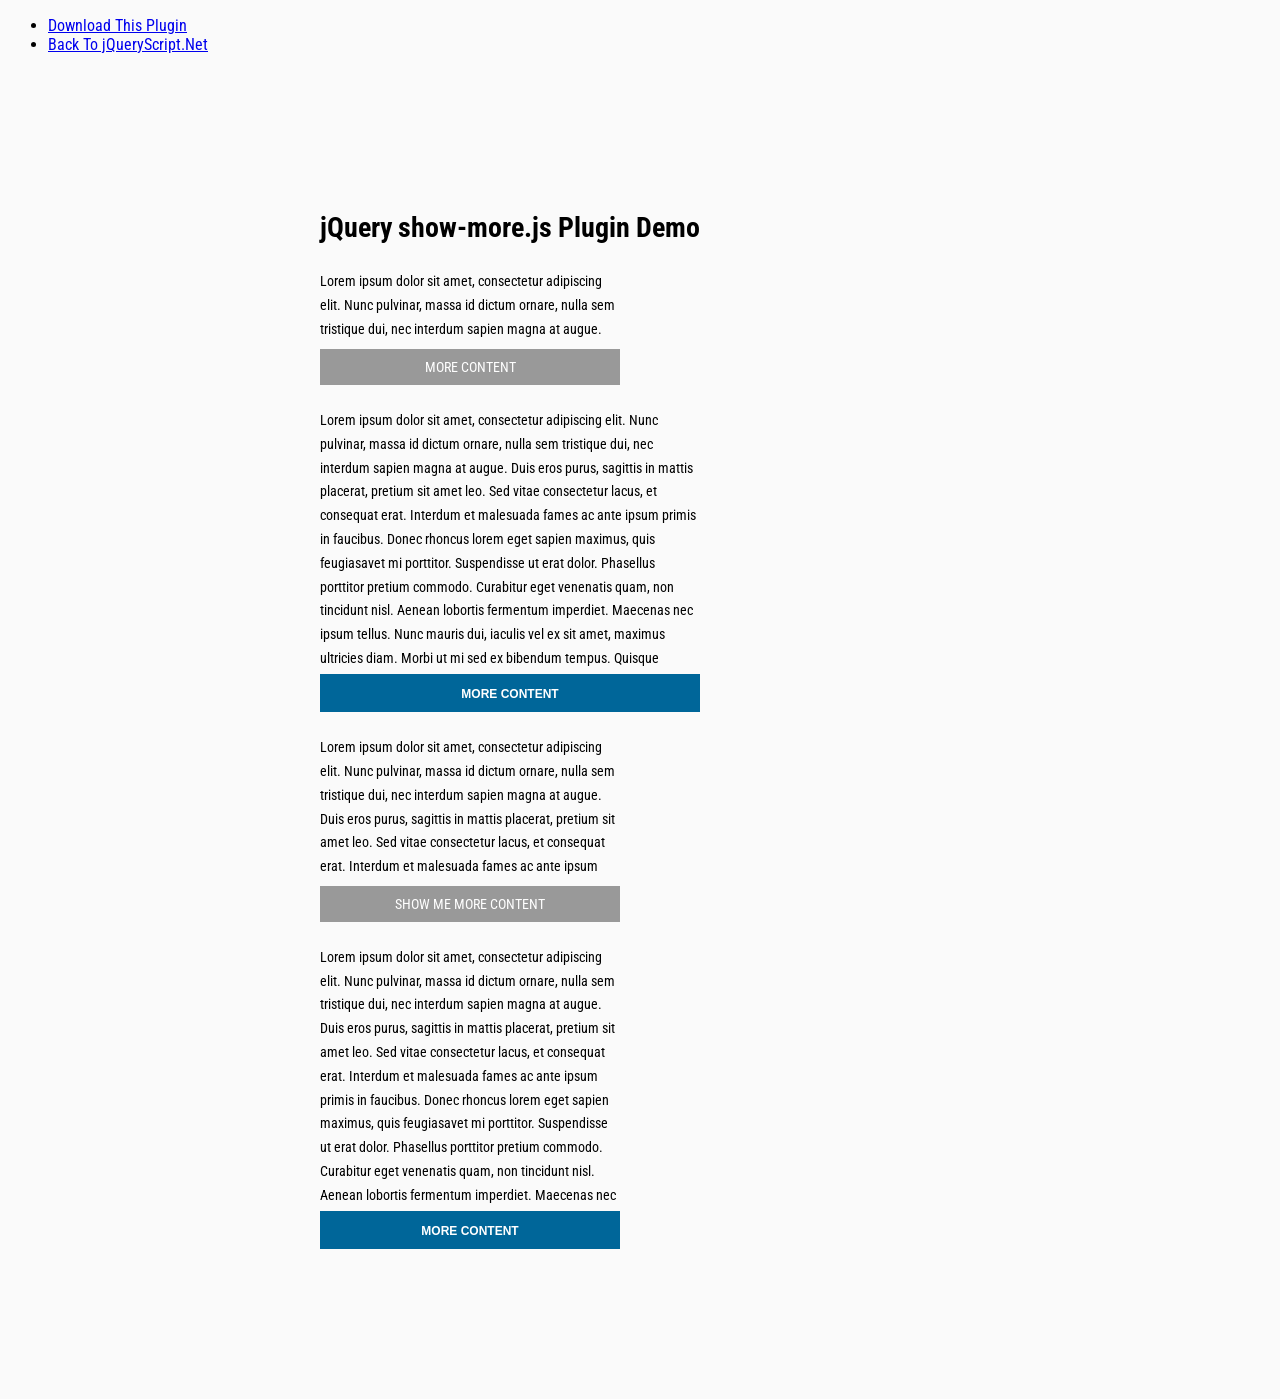
<file: lib/Collapse-Long-Content-View-More-jQuery/index.html>
<!doctype html>
<html>
<head>
<meta charset="utf-8">
<meta http-equiv="X-UA-Compatible" content="IE=edge,chrome=1">
<meta name="viewport" content="width=device-width, initial-scale=1">
        <title>jQuery show-more.js Plugin Demo</title>
        <link href="https://www.jqueryscript.net/css/jquerysctipttop.css" rel="stylesheet" type="text/css">
        <link href='http://fonts.googleapis.com/css?family=Roboto+Condensed' rel='stylesheet' type='text/css'>
        <link rel="stylesheet" href="showmore-default.css">
        <style>
        body { font-family:'Roboto Condensed'; background-color:#fafafa;}
        .container { margin:150px auto; max-width:640px; font-size:14px; line-height:1.7}
            .my-button-css {
                cursor: pointer; 
                background-color: #069; 
                color: white; 
                font-family: Verdana, Arial;
                font-size: 12px;
                font-weight: bold;
                text-transform: uppercase; 
                text-align: center; 
                padding: 10px 15px 8px 15px; 
                margin: 5px 0 0 0;
            }
        </style>
    </head>
    
    <body>
    <div id="jquery-script-menu">
<div class="jquery-script-center">
<ul>
<li><a href="https://www.jqueryscript.net/other/Collapse-Long-Content-View-More-jQuery.html">Download This Plugin</a></li>
<li><a href="https://www.jqueryscript.net/">Back To jQueryScript.Net</a></li>
</ul>
<div class="jquery-script-ads"><script type="text/javascript"><!--
google_ad_client = "ca-pub-2783044520727903";
/* jQuery_demo */
google_ad_slot = "2780937993";
google_ad_width = 728;
google_ad_height = 90;
//-->
</script>
<script type="text/javascript"
src="https://pagead2.googlesyndication.com/pagead/show_ads.js">
</script></div>
<div class="jquery-script-clear"></div>
</div>
</div>
    <div class="container">
    <h1>jQuery show-more.js Plugin Demo</h1>
    <div id="test" style="width: 300px">Lorem ipsum dolor sit amet, consectetur adipiscing elit. Nunc pulvinar, massa id dictum ornare, nulla sem tristique dui, nec interdum sapien magna at augue. Duis eros purus, sagittis in mattis placerat, pretium sit amet leo. Sed vitae consectetur lacus, et consequat erat. Interdum et malesuada fames ac ante ipsum primis in faucibus. Donec rhoncus lorem eget sapien maximus, quis feugiasavet mi porttitor. Suspendisse ut erat dolor. Phasellus porttitor pretium commodo. Curabitur eget venenatis quam, non tincidunt nisl. Aenean lobortis fermentum imperdiet. Maecenas nec ipsum tellus. Nunc mauris dui, iaculis vel ex sit amet, maximus ultricies diam. Morbi ut mi sed ex bibendum tempus. Quisque lobortis eget sem in dignissim. Donec scelerisque massa vitae lectus imperdiet pellentesque id id purus. Fusce ac est at mi mollis mattis.</div>
    <br />
    <div class="custom-css" style="width: 380px">Lorem ipsum dolor sit amet, consectetur adipiscing elit. Nunc pulvinar, massa id dictum ornare, nulla sem tristique dui, nec interdum sapien magna at augue. Duis eros purus, sagittis in mattis placerat, pretium sit amet leo. Sed vitae consectetur lacus, et consequat erat. Interdum et malesuada fames ac ante ipsum primis in faucibus. Donec rhoncus lorem eget sapien maximus, quis feugiasavet mi porttitor. Suspendisse ut erat dolor. Phasellus porttitor pretium commodo. Curabitur eget venenatis quam, non tincidunt nisl. Aenean lobortis fermentum imperdiet. Maecenas nec ipsum tellus. Nunc mauris dui, iaculis vel ex sit amet, maximus ultricies diam. Morbi ut mi sed ex bibendum tempus. Quisque lobortis eget sem in dignissim. Donec scelerisque massa vitae lectus imperdiet pellentesque id id purus. Fusce ac est at mi mollis mattis.</div>
    <br />
    <div id="test-last" style="width: 300px">Lorem ipsum dolor sit amet, consectetur adipiscing elit. Nunc pulvinar, massa id dictum ornare, nulla sem tristique dui, nec interdum sapien magna at augue. Duis eros purus, sagittis in mattis placerat, pretium sit amet leo. Sed vitae consectetur lacus, et consequat erat. Interdum et malesuada fames ac ante ipsum primis in faucibus. Donec rhoncus lorem eget sapien maximus, quis feugiasavet mi porttitor. Suspendisse ut erat dolor. Phasellus porttitor pretium commodo. Curabitur eget venenatis quam, non tincidunt nisl. Aenean lobortis fermentum imperdiet. Maecenas nec ipsum tellus. Nunc mauris dui, iaculis vel ex sit amet, maximus ultricies diam. Morbi ut mi sed ex bibendum tempus. Quisque lobortis eget sem in dignissim. Donec scelerisque massa vitae lectus imperdiet pellentesque id id purus. Fusce ac est at mi mollis mattis.</div>
    <br />
    <div class="custom-css" style="width: 300px">Lorem ipsum dolor sit amet, consectetur adipiscing elit. Nunc pulvinar, massa id dictum ornare, nulla sem tristique dui, nec interdum sapien magna at augue. Duis eros purus, sagittis in mattis placerat, pretium sit amet leo. Sed vitae consectetur lacus, et consequat erat. Interdum et malesuada fames ac ante ipsum primis in faucibus. Donec rhoncus lorem eget sapien maximus, quis feugiasavet mi porttitor. Suspendisse ut erat dolor. Phasellus porttitor pretium commodo. Curabitur eget venenatis quam, non tincidunt nisl. Aenean lobortis fermentum imperdiet. Maecenas nec ipsum tellus. Nunc mauris dui, iaculis vel ex sit amet, maximus ultricies diam. Morbi ut mi sed ex bibendum tempus. Quisque lobortis eget sem in dignissim. Donec scelerisque massa vitae lectus imperdiet pellentesque id id purus. Fusce ac est at mi mollis mattis.</div>

    <script src="https://code.jquery.com/jquery-1.12.4.min.js"></script>
    <script src="jquery.show-more.js"></script>
        <script>
            $(document).ready(function() {
                $('#test').showMore({
                minheight: 74,
                buttontxtmore: 'more content',
                buttontxtless: 'less content',
                animationspeed: 250
            });

            $('.custom-css').showMore({
                minheight: 260,
                buttontxtmore: 'more content',
                buttontxtless: 'less content',
                buttoncss: 'my-button-css',
                animationspeed: 250
            });

            $('#test-last').showMore({
                minheight: 145,
                buttontxtmore: 'show me more content',
                buttontxtless: 'show me less content',
                animationspeed: 750
            });
            });
        </script>
        </div>
        <script type="text/javascript">

  var _gaq = _gaq || [];
  _gaq.push(['_setAccount', 'UA-36251023-1']);
  _gaq.push(['_setDomainName', 'jqueryscript.net']);
  _gaq.push(['_trackPageview']);

  (function() {
    var ga = document.createElement('script'); ga.type = 'text/javascript'; ga.async = true;
    ga.src = ('https:' == document.location.protocol ? 'https://ssl' : 'http://www') + '.google-analytics.com/ga.js';
    var s = document.getElementsByTagName('script')[0]; s.parentNode.insertBefore(ga, s);
  })();

</script>
    </body>
</html>
</file>
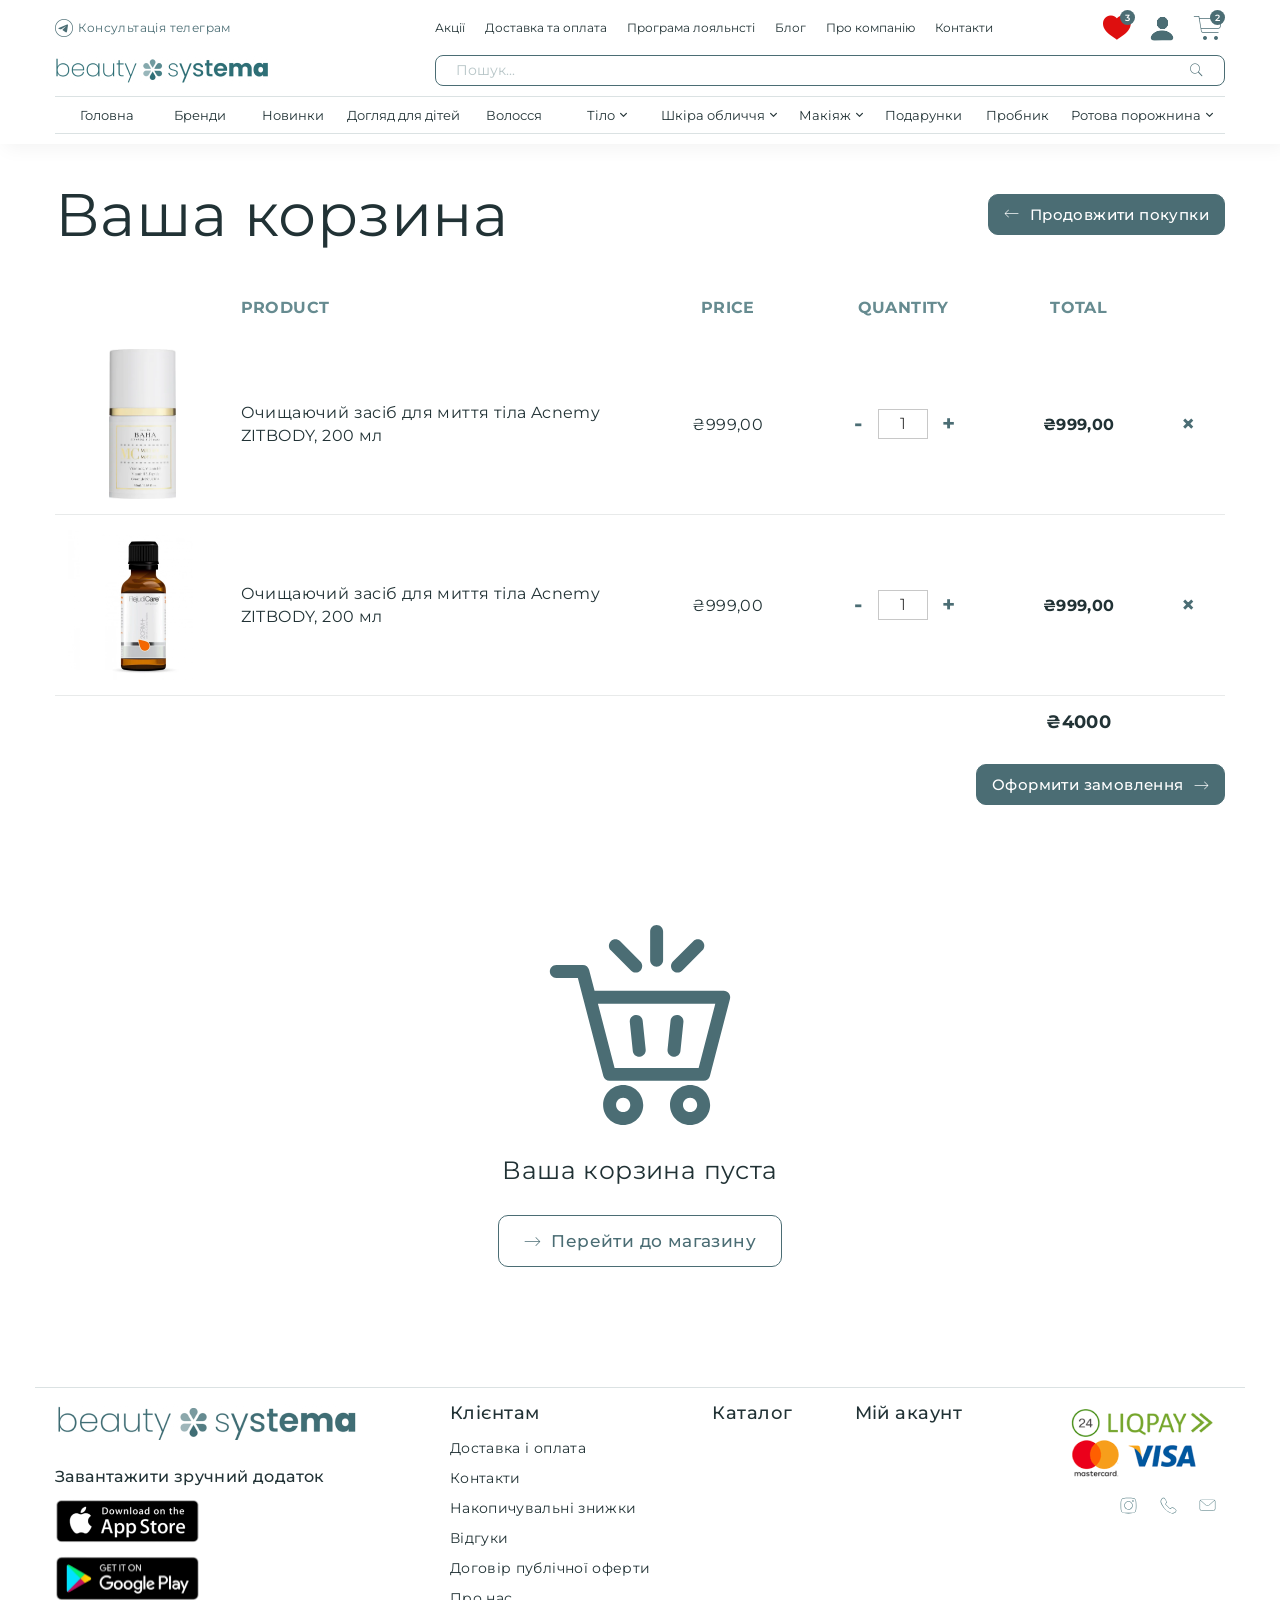
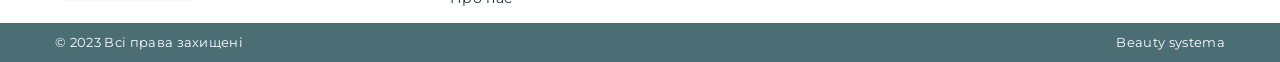
<file: cart.html>
<!DOCTYPE html>
<html lang="en">

<head>
    <meta charset="UTF-8">
    <meta http-equiv="X-UA-Compatible" content="IE=edge">
    <meta name="viewport" content="width=device-width, initial-scale=1, maximum-scale=1">
    <link rel="preconnect" href="https://fonts.googleapis.com">
<link rel="preconnect" href="https://fonts.gstatic.com" crossorigin>
<link href="https://fonts.googleapis.com/css2?family=Montserrat:wght@300;400;500;600;700&display=swap" rel="stylesheet">
    <link rel="stylesheet" href="./style.css">
    <title>Beauty Systema</title>
</head>

<body>
    <div class="wrapper">
        <header class="header">
            <div class="header-container container">
                <div class="header__main">
                    <div class="header__main-left">
                        <ul class="header__main__list">
                            <li class="header__main__list__item">
                                <a href="#"><span class="icon-user_icon"></span></a>
                            </li>
                            <li class="header__main__list__item">
                                <a href="./favorite list.html">
                                    <span class="icon-favorite_icon"></span>
                                    <div class="header__counter favorite__counter">
                                        <span class="header__counter__value favorite__counter__value">3</span>
                                    </div>
                                </a>
                            </li>
                        </ul>
                    </div>
                    <div class="consultation-tg-link">
                        <a target="_blank" href="https://t.me/nbsofttech">
                            <span class="icon-contacts_tg" style="font-size: 18px;"></span>
                            <span>Консультація телеграм</span>
                        </a>
                    </div>
                    <div class="header__main__logo">
                        <a class="header__main-logo" href="index.html"><img src="./img/logo.png" alt="logo"></a>
                    </div>
                    <div class="header__main-right">
                        <nav class="header__main__nav">
                            <ul class="header__main__nav__list">
                                <li>
                                    <a href="./error_page.html">Акції</a>
                                </li>
                                <li>
                                    <a href="./error_page.html">Доставка та оплата</a>
                                </li>
                                <li>
                                    <a href="./error_page.html">Програма лояльнсті</a>
                                </li>
                                <li>
                                    <a href="./error_page.html">Блог</a>
                                </li>
                                <li>
                                    <a href="./error_page.html">Про компанію</a>
                                </li>
                                <li>
                                    <a href="./contacts.html">Контакти</a>
                                </li>
                            </ul>
                        </nav>
                        <ul class="header__main__list">
                            <li class="header__main__list__item hide-on-mobile">
                                <a href="./favorite list.html" class="favorite has-items">
                                   <span class="icon-favorite_icon"></span>
                                    <span class="icon-favorite_label"></span>
                                    <div class="header__counter favorite__counter">
                                        <span class="header__counter__value favorite__counter__value">3</span>
                                    </div>
                                </a>
                            </li>
                            <li class="header__main__list__item hide-on-mobile">
                                <a href="#"><span class="icon-user_icon authorized"></span></a>
                            </li>
                            <li class="header__main__list__item header__main__list__item-cart">
                                <a href="./cart.html" class="mini-cart-dropdown-link">
                                    <span class="icon-shopping_cart_icon"></span>
                                    <div class="header__counter shopping_cart__counter">
                                        <span class="header__counter__value shopping_cart__counter__value">2</span>
                                    </div>
                                </a>
                                <div class="mini-cart-body">
                                    <ul class="mini-cart-list">
                                        <li class="mini-cart-list__item">
                                            <a href="./product_page.html" class="mini-cart-list__item-product">
                                                <img width="70" height="70" src="./img/popular_2.png" class="product-image" alt="">
                                                <span>Очищуючий гель для проблемної шкіри Acnemy ZITCLEAN</span>
                                             </a>
                                             <div class="mini-cart-list__item-product__total">
                                                <span class="mini-cart-list__item-product-quantity">1</span><span>×</span>
                                                <span class="mini-cart-list__item-product-amount">756.00</span><span>₴</span>
                                            </div>
                                            <!-- <a href="#"class="mini-cart-list__item-product__remove">
                                                <span class="icon-Close"></span>
                                            </a> -->
                                        </li>                                
                                    </ul>
                                    <p class="mini-cart__total">
                                        <strong>Разом:</strong> 
                                        <span class="mini-cart__total-amount">1,064&nbsp;</span><span>₴</span>
                                    </p>
                                    <div class="mini-cart__buttons">
                                        <a href="./cart.html" class="mini-cart__button">
                                            <span>Переглянути кошик</span>
                                            <span class="icon-right-arrow"></span>
                                        </a>
                                        <a href="./cart.html" class="mini-cart__button">
                                            <span>Оформлення замовлення</span>
                                            <span class="icon-right-arrow"></span>
                                        </a>
                                    </div>
                                    <p class="mini-cart__empty-message">Немає товарів у кошику</p>
                                </div>
                            </li>
                            <li class="header__main__list__item burger-menu">
                                <div class="burger-menu-btn">
                                    <div class="burger-menu__icon">
                                        <span></span>
                                    </div>
                                </div>
                            </li>
                        </ul>
                    </div>
                </div>
                <div class="header__search-block">
                    <div class="header__main__logo">
                        <a class="header__main-logo" href="index.html"><img src="./img/logo.png" alt="logo"></a>
                    </div>
                    <form action="#" class="header__main-form search-form">
                        <input class="header__main-input" type="text" placeholder="Пошук..." />
                        <button class="header__main-search"><span class="icon-search_icon"></span></button>
                        <div class="search-results">
                            <div class="search-results__items">
                                <div class="search-result-item">
                                    <a href="#">
                                        <div class="search-result-item__img">
                                            <img src="./img/popular_1.png" alt="">
                                        </div>
                                        <div class="search-result-item__info">
                                            <p class="search-result-item__header">Гідрофільна олія Beauty of Joseon
                                                Ginseng Cleansing Oil, 210 мл</p>
                                            <p class="search-result-item__price">₴745</p>
                                        </div>
                                    </a>
                                </div>
                                <div class="search-result-item">
                                    <a href="#">
                                        <div class="search-result-item__img">
                                            <img src="./img/insta_1.png" alt="">
                                        </div>
                                        <div class="search-result-item__info">
                                            <p class="search-result-item__header">Гідрофільна олія Beauty of Joseon
                                                Ginseng Cleansing Oil, 210 мл</p>
                                            <p class="search-result-item__price">₴745</p>
                                        </div>
                                    </a>
                                </div>
                                <div class="search-result-item">
                                    <a href="#">
                                        <div class="search-result-item__img">
                                            <img src="./img/insta_1.png" alt="">
                                        </div>
                                        <div class="search-result-item__info">
                                            <p class="search-result-item__header">Гідрофільна олія Beauty of Joseon
                                                Ginseng Cleansing Oil, 210 мл</p>
                                            <p class="search-result-item__price">₴745</p>
                                        </div>
                                    </a>
                                </div>
                                <div class="search-result-item">
                                    <a href="#">
                                        <div class="search-result-item__img">
                                            <img src="./img/insta_1.png" alt="">
                                        </div>
                                        <div class="search-result-item__info">
                                            <p class="search-result-item__header">Гідрофільна олія Beauty of Joseon
                                                Ginseng Cleansing Oil, 210 мл</p>
                                            <p class="search-result-item__price">₴745</p>
                                        </div>
                                    </a>
                                </div>
                                <div class="search-result-item">
                                    <a href="#">
                                        <div class="search-result-item__img">
                                            <img src="./img/insta_1.png" alt="">
                                        </div>
                                        <div class="search-result-item__info">
                                            <p class="search-result-item__header">Гідрофільна олія Beauty of Joseon
                                                Ginseng Cleansing Oil, 210 мл</p>
                                            <p class="search-result-item__price">₴745</p>
                                        </div>
                                    </a>
                                </div>
                                <div class="search-result-item">
                                    <a href="#">
                                        <div class="search-result-item__img">
                                            <img src="./img/insta_1.png" alt="">
                                        </div>
                                        <div class="search-result-item__info">
                                            <p class="search-result-item__header">Гідрофільна олія Beauty of Joseon
                                                Ginseng Cleansing Oil, 210 мл</p>
                                            <p class="search-result-item__price">₴745</p>
                                        </div>
                                    </a>
                                </div>
                                <div class="search-result-item">
                                    <a href="#">
                                        <div class="search-result-item__img">
                                            <img src="./img/insta_1.png" alt="">
                                        </div>
                                        <div class="search-result-item__info">
                                            <p class="search-result-item__header">Гідрофільна олія Beauty of Joseon
                                                Ginseng Cleansing Oil, 210 мл</p>
                                            <p class="search-result-item__price">₴745</p>
                                        </div>
                                    </a>
                                </div>
                                <div class="search-result-item">
                                    <a href="#">
                                        <div class="search-result-item__img">
                                            <img src="./img/insta_1.png" alt="">
                                        </div>
                                        <div class="search-result-item__info">
                                            <p class="search-result-item__header">Гідрофільна олія Beauty of Joseon
                                                Ginseng Cleansing Oil, 210 мл</p>
                                            <p class="search-result-item__price">₴745</p>
                                        </div>
                                    </a>
                                </div>
                            </div>
                            <div class="search-results__button">
                                <a href="#" class="product__card__info__button">Перейти до пошуку</a>
                            </div>
                        </div>
                    </form>
                </div>
                <nav class="header__nav">
                    <ul class="header__nav__list">
                        <li class="header__nav-link">
                            <a href="./index.html">Головна</a>
                        </li>
                        <li class="header__nav-link">
                            <a href="./error_page.html">Бренди</a>
                        </li>
                        <li class="header__nav-link">
                            <a href="./categoris new.html">Новинки</a>
                        </li>
                        <li class="header__nav-link">
                            <a href="./error_page.html">Догляд для дітей</a>
                        </li>
                        <li class="header__nav-link">
                            <a href="./error_page.html">Волосся</a>
                        </li>
                        <li class="header__nav-link">
                            <a class="dropdown-link hover-dropdown" href="./error_page.html">
                                <span>Тіло</span>
                                <span class="icon-arrow_down arrow_down"></span>
                            </a>
                            <div class="header__submenu__list">
                                <ul>
                                    <li><a href="./categoris.html"><span>Усі засоби</span><span
                                                class="icon-arrow_down arrow_down submenu__arrow"></span></a></li>
                                    <li class="has-submenu">
                                        <a href="./error_page.html">
                                            <span>Догляд за обличчям</span>
                                            <span class="icon-arrow_down arrow_down submenu__arrow"></span>
                                        </a>
                                        <ul class="header__second-submenu__list">
                                            <li><a href="./error_page.html">111111111111</a></li>
                                            <li><a href="./error_page.html">111111111111</a></li>
                                            <li><a href="./error_page.html">111111111111</a></li>
                                        </ul>
                                    </li>
                                    <li class="has-submenu">
                                        <a href="./error_page.html">
                                            <span>Догляд за обличчям</span>
                                            <span class="icon-arrow_down arrow_down submenu__arrow"></span>
                                        </a>
                                        <ul class="header__second-submenu__list">
                                            <li><a href="./error_page.html">111111111111</a></li>
                                            <li><a href="./error_page.html">111111111111</a></li>
                                            <li><a href="./error_page.html">111111111111</a></li>
                                        </ul>
                                    </li>
                                    <li><a href="./categoris.html"><span>Область навколо очей</span><span
                                                class="icon-arrow_down arrow_down submenu__arrow"></span></a></li>
                                    <li><a href="./categoris.html"><span>Шия та декольте</span><span
                                                class="icon-arrow_down arrow_down submenu__arrow"></span></a></li>
                                    <li><a href="./categoris.html"><span>Брови та вії</span><span
                                                class="icon-arrow_down arrow_down submenu__arrow"></span></a></li>
                                    <li><a href="./categoris.html"><span>Губи</span><span
                                                class="icon-arrow_down arrow_down submenu__arrow"></span></a></li>
                                    <li><a href="./categoris.html"><span>SPF та автозасмага</span><span
                                                class="icon-arrow_down arrow_down submenu__arrow"></span></a></li>
                                    <li><a href="./categoris.html"><span>Спеціальний догляд</span><span
                                                class="icon-arrow_down arrow_down submenu__arrow"></span></a></li>
                                </ul>
                                <img src="./img/sublist_img.png" alt="img">
                            </div>
                        </li>
                        <li class="header__nav-link">
                            <a class="dropdown-link hover-dropdown" href="#">
                                <span>Шкіра обличчя</span>
                                <span class="icon-arrow_down arrow_down"></span>
                            </a>
                            <div class="header__submenu__list">
                                <ul>
                                    <li><a href="./categoris.html"><span>Усі засоби</span><span
                                                class="icon-arrow_down arrow_down submenu__arrow"></span></a></li>
                                    <li><a href="./categoris.html"><span>Догляд за обличчям</span><span
                                                class="icon-arrow_down arrow_down submenu__arrow"></span></a></li>
                                    <li><a href="./categoris.html"><span>Область навколо очей</span><span
                                                class="icon-arrow_down arrow_down submenu__arrow"></span></a></li>
                                    <li><a href="./categoris.html"><span>Шия та декольте</span><span
                                                class="icon-arrow_down arrow_down submenu__arrow"></span></a></li>
                                    <li><a href="./categoris.html"><span>Брови та вії</span><span
                                                class="icon-arrow_down arrow_down submenu__arrow"></span></a></li>
                                    <li><a href="./categoris.html"><span>Губи</span><span
                                                class="icon-arrow_down arrow_down submenu__arrow"></span></a></li>
                                    <li><a href="./categoris.html"><span>SPF та автозасмага</span><span
                                                class="icon-arrow_down arrow_down submenu__arrow"></span></a></li>
                                    <li><a href="./categoris.html"><span>Спеціальний догляд</span><span
                                                class="icon-arrow_down arrow_down submenu__arrow"></span></a></li>
                                </ul>
                                <img src="./img/categories_carousel_img2.png" alt="img">
                            </div>
                        </li>
                        <li class="header__nav-link">
                            <a class="dropdown-link hover-dropdown" href="./categoris.html">
                                <span>Макіяж</span>
                                <span class="icon-arrow_down arrow_down"></span>
                            </a>
                            <div class="header__submenu__list">
                                <ul>
                                    <li><a href="./categoris.html"><span>Усі засоби</span><span
                                                class="icon-arrow_down arrow_down submenu__arrow"></span></a></li>
                                    <li><a href="./categoris.html"><span>Догляд за обличчям</span><span
                                                class="icon-arrow_down arrow_down submenu__arrow"></span></a></li>
                                    <li><a href="./categoris.html"><span>Область навколо очей</span><span
                                                class="icon-arrow_down arrow_down submenu__arrow"></span></a></li>
                                    <li><a href="./categoris.html"><span>Шия та декольте</span><span
                                                class="icon-arrow_down arrow_down submenu__arrow"></span></a></li>
                                    <li><a href="./categoris.html"><span>Брови та вії</span><span
                                                class="icon-arrow_down arrow_down submenu__arrow"></span></a></li>
                                    <li><a href="./categoris.html"><span>Губи</span><span
                                                class="icon-arrow_down arrow_down submenu__arrow"></span></a></li>
                                    <li><a href="./categoris.html"><span>SPF та автозасмага</span><span
                                                class="icon-arrow_down arrow_down submenu__arrow"></span></a></li>
                                    <li><a href="./categoris.html"><span>Спеціальний догляд</span><span
                                                class="icon-arrow_down arrow_down submenu__arrow"></span></a></li>
                                </ul>
                                <img src="./img/sublist_img.png" alt="img">
                            </div>
                        </li>
                        <li class="header__nav-link">
                            <a href="./error_page.html">Подарунки</a>
                        </li>
                        <li class="header__nav-link">
                            <a href="./error_page.html">Пробник</a>
                        </li>
                        <li class="header__nav-link">
                            <a class="dropdown-link hover-dropdown" href="#">
                                <span>Ротова порожнина</span>
                                <span class="icon-arrow_down arrow_down"></span>
                            </a>
                            <div class="header__submenu__list">
                                <ul>
                                    <li><a href="./categoris.html"><span>Усі засоби</span><span
                                                class="icon-arrow_down arrow_down submenu__arrow"></span></a></li>
                                    <li><a href="./categoris.html"><span>Догляд за обличчям</span><span
                                                class="icon-arrow_down arrow_down submenu__arrow"></span></a></li>
                                    <li><a href="./categoris.html"><span>Область навколо очей</span><span
                                                class="icon-arrow_down arrow_down submenu__arrow"></span></a></li>
                                    <li><a href="./categoris.html"><span>Шия та декольте</span><span
                                                class="icon-arrow_down arrow_down submenu__arrow"></span></a></li>
                                    <li><a href="./categoris.html"><span>Брови та вії</span><span
                                                class="icon-arrow_down arrow_down submenu__arrow"></span></a></li>
                                    <li><a href="./categoris.html"><span>Губи</span><span
                                                class="icon-arrow_down arrow_down submenu__arrow"></span></a></li>
                                    <li><a href="./categoris.html"><span>SPF та автозасмага</span><span
                                                class="icon-arrow_down arrow_down submenu__arrow"></span></a></li>
                                    <li><a href="./categoris.html"><span>Спеціальний догляд</span><span
                                                class="icon-arrow_down arrow_down submenu__arrow"></span></a></li>
                                </ul>
                                <img src="./img/sublist_img.png" alt="img">
                            </div>
                        </li>
                    </ul>
                    <ul class="header__main__nav__list">
                        <li>
                            <a href="./error_page.html">Акції</a>
                        </li>
                        <li>
                            <a href="./error_page.html">Доставка та оплата</a>
                        </li>
                        <li>
                            <a href="./error_page.html">Програма лояльнсті</a>
                        </li>
                        <li>
                            <a href="./error_page.html">Блог</a>
                        </li>
                        <li>
                            <a href="./error_page.html">Про компанію</a>
                        </li>
                        <li>
                            <a href="./contacts.html">Контакти</a>
                        </li>
                    </ul>
                    <div class="header-contacts">
                        <h4>Зв’язатись з нами</h4>
                        <a href="tel:+38073938393">+38 (073) 193 83 93</a>
                        <a href="mailto:beautysystema@gmail.com">beautysystema@gmail.com</a>
                        <div class="header-social">
                            <a href="#"><img src="./img/Instagram_icon.svg" alt=""></a>
                            <a href="#"><img src="./img/Phone_icon.svg" alt=""></a>
                            <a href="#"><img src="./img/Letter_icon.svg" alt=""></a>
                        </div>
                    </div>

                </nav>
            </div>
        </header>
        <main class="main">
            <div class="shopping-cart container">
                <div class="shopping-cart-products">
                    <div class="shopping-cart__title">
                        <h2 class="title">Ваша корзина</h2>
                        <a href="./index.html" class="product__card__info__button btn-continue">
                            <span class="icon-right-arrow"></span>
                            <span>Продовжити покупки</span>
                        </a>
                    </div>
                    <div class="shopping-cart__body">
                        <div class="shopping-cart__table">
                            <div class="shopping-cart__table__head">
                                <div class="shopping-cart__table__row table__head">
                                    <div class="shopping-cart__col shopping-cart__img"></div>
                                    <div class="shopping-cart__col shopping-cart__name">Product</div>
                                    <div class="shopping-cart__col shopping-cart__price">Price</div>
                                    <div class="shopping-cart__col shopping-cart__quantity">Quantity</div>
                                    <div class="shopping-cart__col shopping-cart__total">Total</div>
                                    <div class="shopping-cart__col shopping-cart__delete"></div>
                                </div>
                            </div>
                            <div class="shopping-cart__table__body">
                                <div class="shopping-cart__table__row">
                                    <div class="shopping-cart__col shopping-cart__img">
                                        <a href="#" class="product-image">
                                            <img src="./img/l3h5l49r8wxp.jpg.webp" alt="">
                                        </a>
                                    </div>
                                    <div class="shopping-cart__col shopping-cart__name">
                                        <a href="#">Очищаючий засіб для миття тіла Acnemy ZITBODY, 200 мл</a>
                                    </div>
                                    <div class="shopping-cart__col shopping-cart__price">
                                        <span class="price">₴999,00</span>
                                    </div>
                                    <div class="shopping-cart__col shopping-cart__quantity">
                                        <div class="shopping_cart__counter">
                                            <span class="minus">-</span>
                                            <input type="number" value="1">
                                            <span class="plus">+</span>
                                        </div>
                                    </div>
                                    <div class="shopping-cart__col shopping-cart__total">
                                        <span class="total-price">₴999,00</span>
                                    </div>
                                    <div class="shopping-cart__col shopping-cart__delete">
                                        <a href="#" class="btn-remove">×</a>
                                    </div>
                                </div>
                                <div class="shopping-cart__table__row">
                                    <div class="shopping-cart__col shopping-cart__img">
                                        <a href="#" class="product-image">
                                            <img src="./img/popular_4.png" alt="">
                                        </a>
                                    </div>
                                    <div class="shopping-cart__col shopping-cart__name">
                                        <a href="#"> Очищаючий засіб для миття тіла Acnemy ZITBODY, 200 мл</a>
                                    </div>
                                    <div class="shopping-cart__col shopping-cart__price">
                                        <span class="price">₴999,00</span>
                                    </div>
                                    <div class="shopping-cart__col shopping-cart__quantity">
                                        <div class="shopping_cart__counter">
                                            <span class="minus">-</span>
                                            <input type="number" value="1">
                                            <span class="plus">+</span>
                                        </div>
                                    </div>
                                    <div class="shopping-cart__col shopping-cart__total">
                                        <span class="total-price">₴999,00</span>
                                    </div>
                                    <div class="shopping-cart__col shopping-cart__delete">
                                        <a href="#" class="btn-remove">×</a>
                                    </div>
                                </div>
                            </div>
                            <div class="shopping-cart__table__footer">
                                <div class="shopping-cart__table__row">
                                    <div class="shopping-cart__col shopping-cart__img"></div>
                                    <div class="shopping-cart__col shopping-cart__name"></div>
                                    <div class="shopping-cart__col shopping-cart__price"></div>
                                    <div class="shopping-cart__col shopping-cart__quantity"></div>
                                    <div class="shopping-cart__col shopping-cart__total">₴4000</div>
                                    <div class="shopping-cart__col shopping-cart__delete"></div>
                                </div>
                            </div>
                        </div>
                    </div>
                   <div class="shopping-cart__checkout">
                        <div class="product__card__info__button btn-checkout">
                            <span>Оформити замовлення</span>
                            <span class="icon-right-arrow"></span>
                        </div>
                   </div>
                </div>
                <div class="shopping-cart-empty">
                    <svg fill="#000000" height="800px" width="800px" version="1.1" id="Capa_1" xmlns="http://www.w3.org/2000/svg"
                        xmlns:xlink="http://www.w3.org/1999/xlink" viewBox="0 0 231.523 231.523" xml:space="preserve">
                        <g>
                            <path d="M107.415,145.798c0.399,3.858,3.656,6.73,7.451,6.73c0.258,0,0.518-0.013,0.78-0.04c4.12-0.426,7.115-4.111,6.689-8.231
                    		l-3.459-33.468c-0.426-4.12-4.113-7.111-8.231-6.689c-4.12,0.426-7.115,4.111-6.689,8.231L107.415,145.798z" />
                            <path d="M154.351,152.488c0.262,0.027,0.522,0.04,0.78,0.04c3.796,0,7.052-2.872,7.451-6.73l3.458-33.468
                    		c0.426-4.121-2.569-7.806-6.689-8.231c-4.123-0.421-7.806,2.57-8.232,6.689l-3.458,33.468
                    		C147.235,148.377,150.23,152.062,154.351,152.488z" />
                            <path d="M96.278,185.088c-12.801,0-23.215,10.414-23.215,23.215c0,12.804,10.414,23.221,23.215,23.221
                    		c12.801,0,23.216-10.417,23.216-23.221C119.494,195.502,109.079,185.088,96.278,185.088z M96.278,216.523
                    		c-4.53,0-8.215-3.688-8.215-8.221c0-4.53,3.685-8.215,8.215-8.215c4.53,0,8.216,3.685,8.216,8.215
                    		C104.494,212.835,100.808,216.523,96.278,216.523z" />
                            <path d="M173.719,185.088c-12.801,0-23.216,10.414-23.216,23.215c0,12.804,10.414,23.221,23.216,23.221
                    		c12.802,0,23.218-10.417,23.218-23.221C196.937,195.502,186.521,185.088,173.719,185.088z M173.719,216.523
                    		c-4.53,0-8.216-3.688-8.216-8.221c0-4.53,3.686-8.215,8.216-8.215c4.531,0,8.218,3.685,8.218,8.215
                    		C181.937,212.835,178.251,216.523,173.719,216.523z" />
                            <path d="M218.58,79.08c-1.42-1.837-3.611-2.913-5.933-2.913H63.152l-6.278-24.141c-0.86-3.305-3.844-5.612-7.259-5.612H18.876
                    		c-4.142,0-7.5,3.358-7.5,7.5s3.358,7.5,7.5,7.5h24.94l6.227,23.946c0.031,0.134,0.066,0.267,0.104,0.398l23.157,89.046
                    		c0.86,3.305,3.844,5.612,7.259,5.612h108.874c3.415,0,6.399-2.307,7.259-5.612l23.21-89.25C220.49,83.309,220,80.918,218.58,79.08z
                    		 M183.638,165.418H86.362l-19.309-74.25h135.895L183.638,165.418z" />
                            <path d="M105.556,52.851c1.464,1.463,3.383,2.195,5.302,2.195c1.92,0,3.84-0.733,5.305-2.198c2.928-2.93,2.927-7.679-0.003-10.607
                    		L92.573,18.665c-2.93-2.928-7.678-2.927-10.607,0.002c-2.928,2.93-2.927,7.679,0.002,10.607L105.556,52.851z" />
                            <path d="M159.174,55.045c1.92,0,3.841-0.733,5.306-2.199l23.552-23.573c2.928-2.93,2.925-7.679-0.005-10.606
                    		c-2.93-2.928-7.679-2.925-10.606,0.005l-23.552,23.573c-2.928,2.93-2.925,7.679,0.005,10.607
                    		C155.338,54.314,157.256,55.045,159.174,55.045z" />
                            <path
                                d="M135.006,48.311c0.001,0,0.001,0,0.002,0c4.141,0,7.499-3.357,7.5-7.498l0.008-33.311c0.001-4.142-3.356-7.501-7.498-7.502
                    		c-0.001,0-0.001,0-0.001,0c-4.142,0-7.5,3.357-7.501,7.498l-0.008,33.311C127.507,44.951,130.864,48.31,135.006,48.311z" />
                        </g>
                    </svg>
                    <h2 class="title">Ваша корзина пуста</h2>
                    <a href="#" class="product__card__info__button btn-continue">
                        <span class="icon-right-arrow"></span>
                        <span>Перейти до магазину</span>
                    </a>
                </div>
            </div>
            <!-- <div class="page_content_text ">
                <h1>hhhhhhhhh</h1>
                <p>Lorem ipsum dolor, sit amet consectetur adipisicing elit. Sit neque laudantium consequatur quam saepe amet
                    laboriosam, voluptate soluta, vitae aspernatur officiis sapiente quia nesciunt, dolorum est minima alias odit
                    atque.
                    Lorem ipsum dolor, sit amet consectetur adipisicing elit. Sit neque laudantium consequatur quam saepe amet
                    laboriosam, voluptate soluta, vitae aspernatur officiis sapiente quia nesciunt, dolorum est minima alias odit
                    atque.
                    Lorem ipsum dolor, sit amet consectetur adipisicing elit. Sit neque laudantium consequatur quam saepe amet
                    laboriosam, voluptate soluta, vitae aspernatur officiis sapiente quia nesciunt, dolorum est minima alias odit
                    atque.
                    Lorem ipsum dolor, sit amet consectetur adipisicing elit. Sit neque laudantium consequatur quam saepe amet
                    laboriosam, voluptate soluta, vitae aspernatur officiis sapiente quia nesciunt, dolorum est minima alias odit
                    atque.
                    Lorem ipsum dolor, sit amet consectetur adipisicing elit. Sit neque laudantium consequatur quam saepe amet
                    laboriosam, voluptate soluta, vitae aspernatur officiis sapiente quia nesciunt, dolorum est minima alias odit
                    atque.
                    Lorem ipsum dolor, sit amet consectetur adipisicing elit. Sit neque laudantium consequatur quam saepe amet
                    laboriosam, voluptate soluta, vitae aspernatur officiis sapiente quia nesciunt, dolorum est minima alias odit
                    atque.
                    Lorem ipsum dolor, sit amet consectetur adipisicing elit. Sit neque laudantium consequatur quam saepe amet
                    laboriosam, voluptate soluta, vitae aspernatur officiis sapiente quia nesciunt, dolorum est minima alias odit
                    atque.
                    Lorem ipsum dolor, sit amet consectetur adipisicing elit. Sit neque laudantium consequatur quam saepe amet
                    laboriosam, voluptate soluta, vitae aspernatur officiis sapiente quia nesciunt, dolorum est minima alias odit
                    atque.
                </p>
                <ul>
                    <li>Lorem ipsum dolor sit amet consectetur, adipisicing elit. Architecto quas praesentium saepe. Deleniti libero cupiditate quam, nihil asperiores quia voluptates aliquid laborum? Nulla illo, nobis alias corporis error repellendus facere!</li>
                    <li>Lorem ipsum dolor sit amet consectetur, adipisicing elit. Architecto quas praesentium saepe. Deleniti libero cupiditate quam, nihil asperiores quia voluptates aliquid laborum? Nulla illo, nobis alias corporis error repellendus facere!</li>
                    <li>Lorem ipsum dolor sit amet consectetur, adipisicing elit. Architecto quas praesentium saepe. Deleniti libero cupiditate quam, nihil asperiores quia voluptates aliquid laborum? Nulla illo, nobis alias corporis error repellendus facere!</li>

                </ul>
                <p>Lorem ipsum dolor, sit amet consectetur adipisicing elit. Sit neque laudantium consequatur quam saepe amet
                    laboriosam, voluptate soluta, vitae aspernatur officiis sapiente quia nesciunt, dolorum est minima alias odit
                    atque.
                    Lorem ipsum dolor, sit amet consectetur adipisicing elit. Sit neque laudantium consequatur quam saepe amet
                    laboriosam, voluptate soluta, vitae aspernatur officiis sapiente quia nesciunt, dolorum est minima alias odit
                    atque.
                    Lorem ipsum dolor, sit amet consectetur adipisicing elit. Sit neque laudantium consequatur quam saepe amet
                    laboriosam, voluptate soluta, vitae aspernatur officiis sapiente quia nesciunt, dolorum est minima alias odit
                    atque.
                    Lorem ipsum dolor, sit amet consectetur adipisicing elit. Sit neque laudantium consequatur quam saepe amet
                    laboriosam, voluptate soluta, vitae aspernatur officiis sapiente quia nesciunt, dolorum est minima alias odit
                    atque.
                    Lorem ipsum dolor, sit amet consectetur adipisicing elit. Sit neque laudantium consequatur quam saepe amet
                    laboriosam, voluptate soluta, vitae aspernatur officiis sapiente quia nesciunt, dolorum est minima alias odit
                    atque.
                    Lorem ipsum dolor, sit amet consectetur adipisicing elit. Sit neque laudantium consequatur quam saepe amet
                    laboriosam, voluptate soluta, vitae aspernatur officiis sapiente quia nesciunt, dolorum est minima alias odit
                    atque.
                    Lorem ipsum dolor, sit amet consectetur adipisicing elit. Sit neque laudantium consequatur quam saepe amet
                    laboriosam, voluptate soluta, vitae aspernatur officiis sapiente quia nesciunt, dolorum est minima alias odit
                    atque.
                    Lorem ipsum dolor, sit amet consectetur adipisicing elit. Sit neque laudantium consequatur quam saepe amet
                    laboriosam, voluptate soluta, vitae aspernatur officiis sapiente quia nesciunt, dolorum est minima alias odit
                    atque.
                </p>
            </div> -->
            <footer class="footer">
            <div class="footer-main container">
                <div class="footer-main__side left">
                    <a class="footer-logo" href="index.html">
                        <img src="./img/logo_footer.png" alt="logo" width="302" height="37">
                    </a>
                    <div class="footer-download-app__block">
                        <h3>Завантажити зручний додаток</h3>
                        <div class="footer-download-app">
                            <a href="#">
                                <img src="./img/footer_down-app_1.png" alt="" width="146" height="47">
                            </a>
                            <a href="#">
                                <img src="./img/footer_down-app_2.png" alt="" width="146" height="47">
                            </a>
                        </div>
                    </div>
                </div>
                <div class="footer-main__side center">
                    <div class="accordion">
                        <div class="accordion__item">
                            <div class="accordion__title">
                                <span class="accordion__title-text">Клієнтам</span>
                                <div class="accordion__arrow accordion__rotate"><img src="./img/arrow_down.svg" alt="" class="accordion__arrow-item"></div>
                            </div>
                            <div class="accordion__content">
                               <ul>
                                <li><a href="#">Доставка і оплата</a></li>
                                <li><a href="#">Контакти</a></li>
                                <li><a href="#">Накопичувальні знижки</a></li>
                                <li><a href="#">Відгуки</a></li>
                                <li><a href="#">Договір публічної оферти</a></li>
                                <li><a href="#">Про нас</a></li>
                               </ul>
                            </div>
                        </div>
                        <div class="accordion__item">
                            <div class="accordion__title">
                                <span class="accordion__title-text">Каталог</span>
                                <div class="accordion__arrow"><img src="./img/arrow_down.svg" alt="" class="accordion__arrow-item"></div>
                            </div>
                            <div class="accordion__content">
                               <ul>
                                <li><a href="#"></a></li>
                               </ul>
                            </div>
                        </div>
                        <div class="accordion__item">
                            <div class="accordion__title">
                                <span class="accordion__title-text">Мій акаунт</span>
                                <div class="accordion__arrow"><img src="./img/arrow_down.svg" alt="" class="accordion__arrow-item"></div>
                            </div>
                            <div class="accordion__content">
                               <ul>
                                <li><a href="#"></a></li>
                               </ul>
                            </div>
                        </div>
                    </div>
                </div>
                <div class="footer-download-app__block mobile">
                    <h3>Завантажити зручний додаток</h3>
                    <div class="footer-download-app">
                        <a href="#">
                            <img src="./img/footer_down-app_1.png" alt="" width="146" height="47">
                        </a>
                        <a href="#">
                            <img src="./img/footer_down-app_2.png" alt="" width="146" height="47">
                        </a>
                    </div>
                </div>
                <div class="footer-main__side right">
                    <img src="./img/footer_right_1.png" alt="logo" width="170" height="80">
                    <div class="footer-social">
                        <a href="#"><img src="./img/Instagram_icon.svg" alt=""></span></a>
                        <a href="#"><img src="./img/Phone_icon.svg" alt=""></span></a>
                        <a href="#"><img src="./img/Letter_icon.svg" alt=""></span></a>
                    </div>
                </div>
            </div>
            <div class="footer-line">
                <div class="footer-line-container container">
                    <span>© 2023 Всі права захищені</span>
                    <span>Beauty systema</span>
                </div>
            </div>
        </footer>
    </div>
    <script src="./lib/jquery.min.js"></script>

    <script src="./lib/owlcarousel/js/owl.carousel.min.js"></script>
    <script src="./js/main.js"></script>
</body>

</html>
</file>
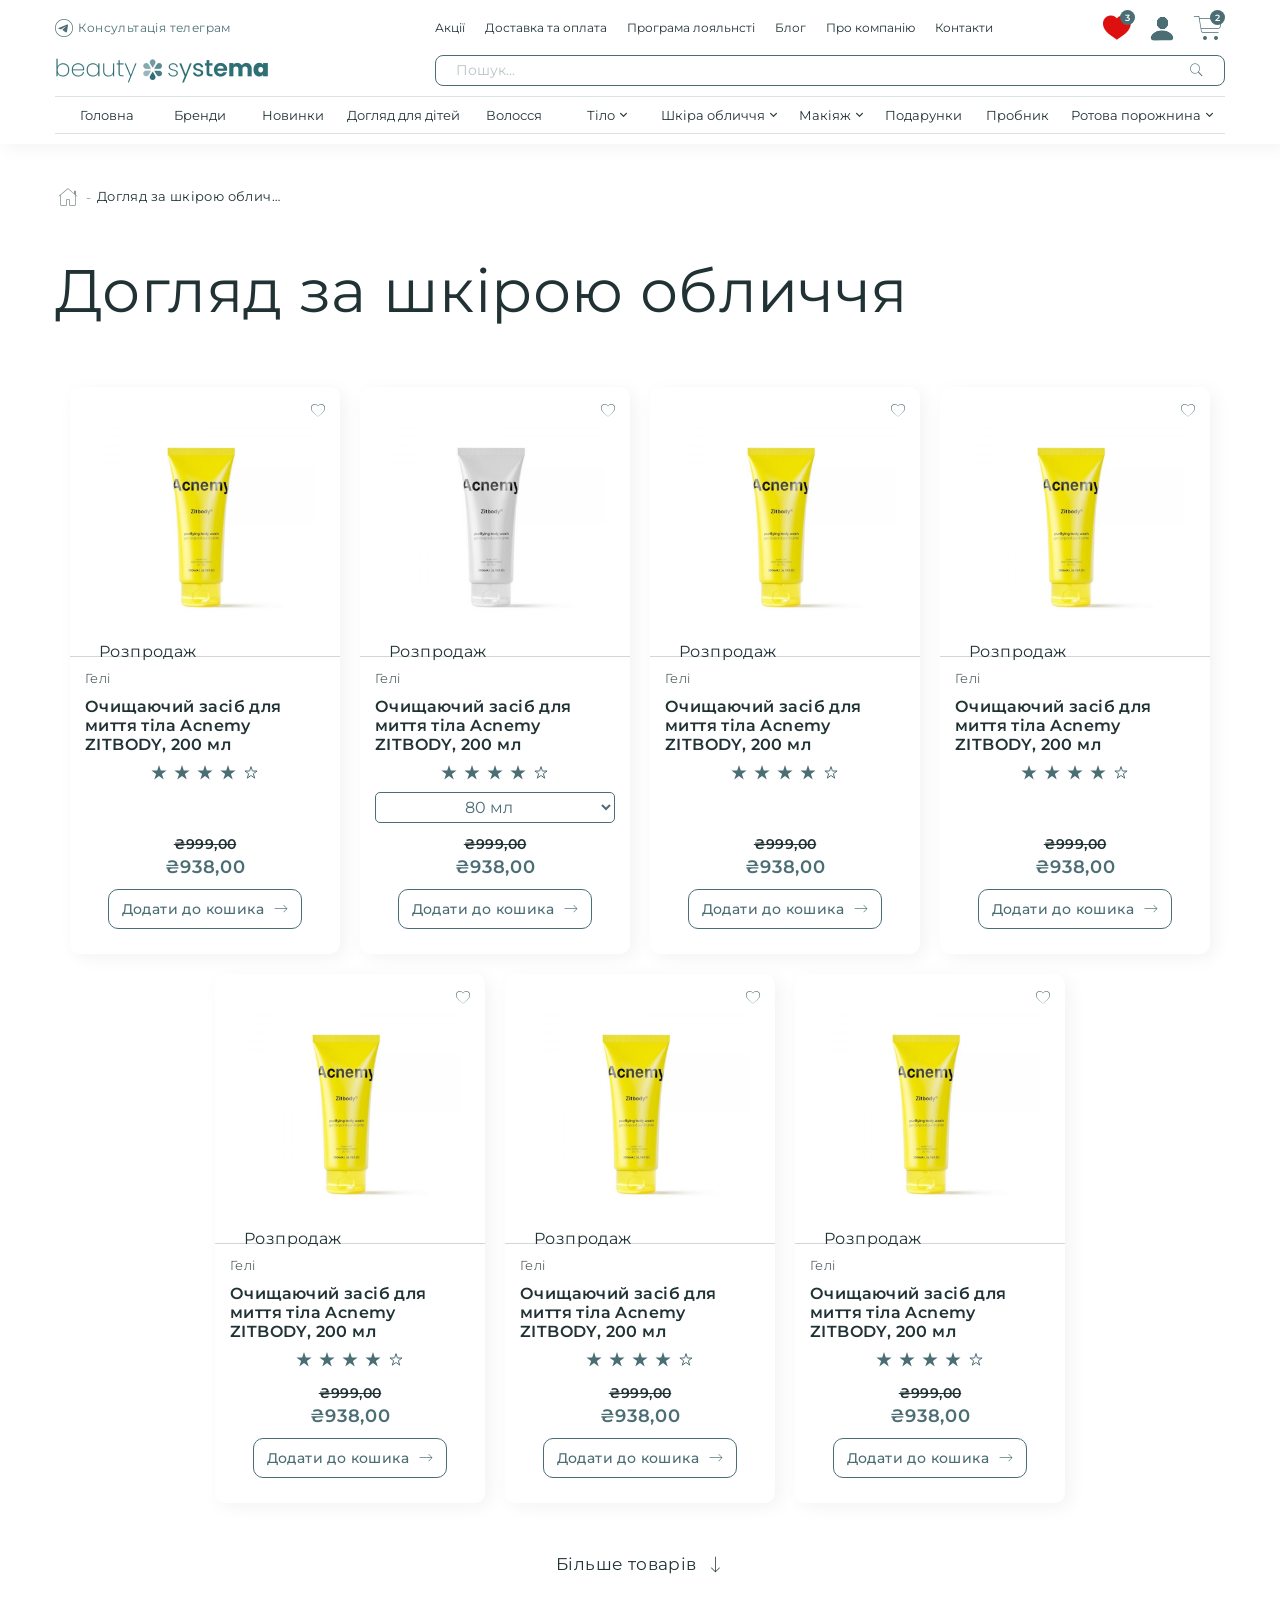
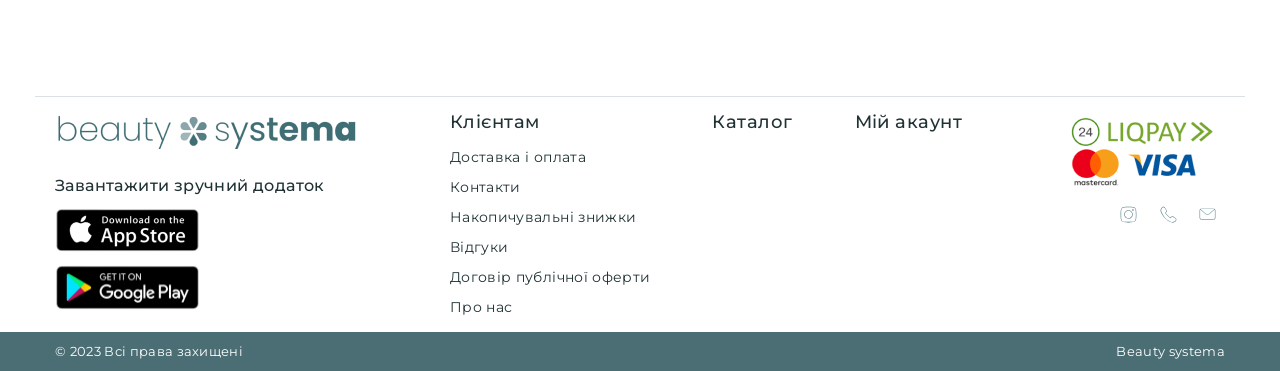
<file: categoris new.html>
<!DOCTYPE html>
<html lang="en">

<head>
    <meta charset="UTF-8">
    <meta http-equiv="X-UA-Compatible" content="IE=edge">
    <meta name="viewport" content="width=device-width, initial-scale=1, maximum-scale=1">
    <link rel="preconnect" href="https://fonts.googleapis.com">
<link rel="preconnect" href="https://fonts.gstatic.com" crossorigin>
<link href="https://fonts.googleapis.com/css2?family=Montserrat:wght@300;400;500;600;700&display=swap" rel="stylesheet">
    <link rel="stylesheet" href="./lib/owlcarousel/styles/owl.carousel.min.css">
    <link rel="stylesheet" href="./lib/owlcarousel/styles/owl.theme.default.min.css">
    <link rel="stylesheet" href="./style.css">
    <title>Beauty Systema</title>
</head>

<body>
    <div class="wrapper">
        <header class="header">
            <div class="header-container container">
                <div class="header__main">
                    <div class="header__main-left">
                        <ul class="header__main__list">
                            <li class="header__main__list__item">
                                <a href="#"><span class="icon-user_icon"></span></a>
                            </li>
                            <li class="header__main__list__item">
                                <a href="./favorite list.html">
                                    <span class="icon-favorite_icon"></span>
                                    <div class="header__counter favorite__counter">
                                        <span class="header__counter__value favorite__counter__value">3</span>
                                    </div>
                                </a>
                            </li>
                        </ul>
                    </div>
                    <div class="consultation-tg-link">
                        <a target="_blank" href="https://t.me/nbsofttech">
                            <span class="icon-contacts_tg" style="font-size: 18px;"></span>
                            <span>Консультація телеграм</span>
                        </a>
                    </div>
                    <div class="header__main__logo">
                        <a class="header__main-logo" href="index.html"><img src="./img/logo.png" alt="logo"></a>
                    </div>
                    <div class="header__main-right">
                        <nav class="header__main__nav">
                            <ul class="header__main__nav__list">
                                <li>
                                    <a href="./error_page.html">Акції</a>
                                </li>
                                <li>
                                    <a href="./error_page.html">Доставка та оплата</a>
                                </li>
                                <li>
                                    <a href="./error_page.html">Програма лояльнсті</a>
                                </li>
                                <li>
                                    <a href="./error_page.html">Блог</a>
                                </li>
                                <li>
                                    <a href="./error_page.html">Про компанію</a>
                                </li>
                                <li>
                                    <a href="./contacts.html">Контакти</a>
                                </li>
                            </ul>
                        </nav>
                        <ul class="header__main__list">
                            <li class="header__main__list__item hide-on-mobile">
                                <a href="./favorite list.html" class="favorite has-items">
                                   <span class="icon-favorite_icon"></span>
                                    <span class="icon-favorite_label"></span>
                                    <div class="header__counter favorite__counter">
                                        <span class="header__counter__value favorite__counter__value">3</span>
                                    </div>
                                </a>
                            </li>
                            <li class="header__main__list__item hide-on-mobile">
                                <a href="#"><span class="icon-user_icon authorized"></span></a>
                            </li>
                            <li class="header__main__list__item header__main__list__item-cart">
                                <a href="./cart.html" class="mini-cart-dropdown-link">
                                    <span class="icon-shopping_cart_icon"></span>
                                    <div class="header__counter shopping_cart__counter">
                                        <span class="header__counter__value shopping_cart__counter__value">2</span>
                                    </div>
                                </a>
                                <div class="mini-cart-body">
                                    <ul class="mini-cart-list">
                                        <li class="mini-cart-list__item">
                                            <a href="./product_page.html" class="mini-cart-list__item-product">
                                                <img width="70" height="70" src="./img/popular_2.png" class="product-image" alt="">
                                                <span>Очищуючий гель для проблемної шкіри Acnemy ZITCLEAN</span>
                                             </a>
                                             <div class="mini-cart-list__item-product__total">
                                                <span class="mini-cart-list__item-product-quantity">1</span><span>×</span>
                                                <span class="mini-cart-list__item-product-amount">756.00</span><span>₴</span>
                                            </div>
                                            <!-- <a href="#"class="mini-cart-list__item-product__remove">
                                                <span class="icon-Close"></span>
                                            </a> -->
                                        </li>                                
                                    </ul>
                                    <p class="mini-cart__total">
                                        <strong>Разом:</strong> 
                                        <span class="mini-cart__total-amount">1,064&nbsp;</span><span>₴</span>
                                    </p>
                                    <div class="mini-cart__buttons">
                                        <a href="./cart.html" class="mini-cart__button">
                                            <span>Переглянути кошик</span>
                                            <span class="icon-right-arrow"></span>
                                        </a>
                                        <a href="./cart.html" class="mini-cart__button">
                                            <span>Оформлення замовлення</span>
                                            <span class="icon-right-arrow"></span>
                                        </a>
                                    </div>
                                    <p class="mini-cart__empty-message">Немає товарів у кошику</p>
                                </div>
                            </li>
                            <li class="header__main__list__item burger-menu">
                                <div class="burger-menu-btn">
                                    <div class="burger-menu__icon">
                                        <span></span>
                                    </div>
                                </div>
                            </li>
                        </ul>
                    </div>
                </div>
                <div class="header__search-block">
                    <div class="header__main__logo">
                        <a class="header__main-logo" href="index.html"><img src="./img/logo.png" alt="logo"></a>
                    </div>
                    <form action="#" class="header__main-form search-form">
                        <input class="header__main-input" type="text" placeholder="Пошук..." />
                        <button class="header__main-search"><span class="icon-search_icon"></span></button>
                        <div class="search-results">
                            <div class="search-results__items">
                                <div class="search-result-item">
                                    <a href="#">
                                        <div class="search-result-item__img">
                                            <img src="./img/popular_1.png" alt="">
                                        </div>
                                        <div class="search-result-item__info">
                                            <p class="search-result-item__header">Гідрофільна олія Beauty of Joseon
                                                Ginseng Cleansing Oil, 210 мл</p>
                                            <p class="search-result-item__price">₴745</p>
                                        </div>
                                    </a>
                                </div>
                                <div class="search-result-item">
                                    <a href="#">
                                        <div class="search-result-item__img">
                                            <img src="./img/insta_1.png" alt="">
                                        </div>
                                        <div class="search-result-item__info">
                                            <p class="search-result-item__header">Гідрофільна олія Beauty of Joseon
                                                Ginseng Cleansing Oil, 210 мл</p>
                                            <p class="search-result-item__price">₴745</p>
                                        </div>
                                    </a>
                                </div>
                                <div class="search-result-item">
                                    <a href="#">
                                        <div class="search-result-item__img">
                                            <img src="./img/insta_1.png" alt="">
                                        </div>
                                        <div class="search-result-item__info">
                                            <p class="search-result-item__header">Гідрофільна олія Beauty of Joseon
                                                Ginseng Cleansing Oil, 210 мл</p>
                                            <p class="search-result-item__price">₴745</p>
                                        </div>
                                    </a>
                                </div>
                                <div class="search-result-item">
                                    <a href="#">
                                        <div class="search-result-item__img">
                                            <img src="./img/insta_1.png" alt="">
                                        </div>
                                        <div class="search-result-item__info">
                                            <p class="search-result-item__header">Гідрофільна олія Beauty of Joseon
                                                Ginseng Cleansing Oil, 210 мл</p>
                                            <p class="search-result-item__price">₴745</p>
                                        </div>
                                    </a>
                                </div>
                                <div class="search-result-item">
                                    <a href="#">
                                        <div class="search-result-item__img">
                                            <img src="./img/insta_1.png" alt="">
                                        </div>
                                        <div class="search-result-item__info">
                                            <p class="search-result-item__header">Гідрофільна олія Beauty of Joseon
                                                Ginseng Cleansing Oil, 210 мл</p>
                                            <p class="search-result-item__price">₴745</p>
                                        </div>
                                    </a>
                                </div>
                                <div class="search-result-item">
                                    <a href="#">
                                        <div class="search-result-item__img">
                                            <img src="./img/insta_1.png" alt="">
                                        </div>
                                        <div class="search-result-item__info">
                                            <p class="search-result-item__header">Гідрофільна олія Beauty of Joseon
                                                Ginseng Cleansing Oil, 210 мл</p>
                                            <p class="search-result-item__price">₴745</p>
                                        </div>
                                    </a>
                                </div>
                                <div class="search-result-item">
                                    <a href="#">
                                        <div class="search-result-item__img">
                                            <img src="./img/insta_1.png" alt="">
                                        </div>
                                        <div class="search-result-item__info">
                                            <p class="search-result-item__header">Гідрофільна олія Beauty of Joseon
                                                Ginseng Cleansing Oil, 210 мл</p>
                                            <p class="search-result-item__price">₴745</p>
                                        </div>
                                    </a>
                                </div>
                                <div class="search-result-item">
                                    <a href="#">
                                        <div class="search-result-item__img">
                                            <img src="./img/insta_1.png" alt="">
                                        </div>
                                        <div class="search-result-item__info">
                                            <p class="search-result-item__header">Гідрофільна олія Beauty of Joseon
                                                Ginseng Cleansing Oil, 210 мл</p>
                                            <p class="search-result-item__price">₴745</p>
                                        </div>
                                    </a>
                                </div>
                            </div>
                            <div class="search-results__button">
                                <a href="#" class="product__card__info__button">Перейти до пошуку</a>
                            </div>
                        </div>
                    </form>
                </div>
                <nav class="header__nav">
                    <ul class="header__nav__list">
                        <li class="header__nav-link">
                            <a href="./index.html">Головна</a>
                        </li>
                        <li class="header__nav-link">
                            <a href="./error_page.html">Бренди</a>
                        </li>
                        <li class="header__nav-link">
                            <a href="./categoris new.html">Новинки</a>
                        </li>
                        <li class="header__nav-link">
                            <a href="./error_page.html">Догляд для дітей</a>
                        </li>
                        <li class="header__nav-link">
                            <a href="./error_page.html">Волосся</a>
                        </li>
                        <li class="header__nav-link">
                            <a class="dropdown-link hover-dropdown" href="./error_page.html">
                                <span>Тіло</span>
                                <span class="icon-arrow_down arrow_down"></span>
                            </a>
                            <div class="header__submenu__list">
                                <ul>
                                    <li><a href="./categoris.html"><span>Усі засоби</span><span
                                                class="icon-arrow_down arrow_down submenu__arrow"></span></a></li>
                                    <li class="has-submenu">
                                        <a href="./error_page.html">
                                            <span>Догляд за обличчям</span>
                                            <span class="icon-arrow_down arrow_down submenu__arrow"></span>
                                        </a>
                                        <ul class="header__second-submenu__list">
                                            <li><a href="./error_page.html">111111111111</a></li>
                                            <li><a href="./error_page.html">111111111111</a></li>
                                            <li><a href="./error_page.html">111111111111</a></li>
                                        </ul>
                                    </li>
                                    <li class="has-submenu">
                                        <a href="./error_page.html">
                                            <span>Догляд за обличчям</span>
                                            <span class="icon-arrow_down arrow_down submenu__arrow"></span>
                                        </a>
                                        <ul class="header__second-submenu__list">
                                            <li><a href="./error_page.html">111111111111</a></li>
                                            <li><a href="./error_page.html">111111111111</a></li>
                                            <li><a href="./error_page.html">111111111111</a></li>
                                        </ul>
                                    </li>
                                    <li><a href="./categoris.html"><span>Область навколо очей</span><span
                                                class="icon-arrow_down arrow_down submenu__arrow"></span></a></li>
                                    <li><a href="./categoris.html"><span>Шия та декольте</span><span
                                                class="icon-arrow_down arrow_down submenu__arrow"></span></a></li>
                                    <li><a href="./categoris.html"><span>Брови та вії</span><span
                                                class="icon-arrow_down arrow_down submenu__arrow"></span></a></li>
                                    <li><a href="./categoris.html"><span>Губи</span><span
                                                class="icon-arrow_down arrow_down submenu__arrow"></span></a></li>
                                    <li><a href="./categoris.html"><span>SPF та автозасмага</span><span
                                                class="icon-arrow_down arrow_down submenu__arrow"></span></a></li>
                                    <li><a href="./categoris.html"><span>Спеціальний догляд</span><span
                                                class="icon-arrow_down arrow_down submenu__arrow"></span></a></li>
                                </ul>
                                <img src="./img/sublist_img.png" alt="img">
                            </div>
                        </li>
                        <li class="header__nav-link">
                            <a class="dropdown-link hover-dropdown" href="#">
                                <span>Шкіра обличчя</span>
                                <span class="icon-arrow_down arrow_down"></span>
                            </a>
                            <div class="header__submenu__list">
                                <ul>
                                    <li><a href="./categoris.html"><span>Усі засоби</span><span
                                                class="icon-arrow_down arrow_down submenu__arrow"></span></a></li>
                                    <li><a href="./categoris.html"><span>Догляд за обличчям</span><span
                                                class="icon-arrow_down arrow_down submenu__arrow"></span></a></li>
                                    <li><a href="./categoris.html"><span>Область навколо очей</span><span
                                                class="icon-arrow_down arrow_down submenu__arrow"></span></a></li>
                                    <li><a href="./categoris.html"><span>Шия та декольте</span><span
                                                class="icon-arrow_down arrow_down submenu__arrow"></span></a></li>
                                    <li><a href="./categoris.html"><span>Брови та вії</span><span
                                                class="icon-arrow_down arrow_down submenu__arrow"></span></a></li>
                                    <li><a href="./categoris.html"><span>Губи</span><span
                                                class="icon-arrow_down arrow_down submenu__arrow"></span></a></li>
                                    <li><a href="./categoris.html"><span>SPF та автозасмага</span><span
                                                class="icon-arrow_down arrow_down submenu__arrow"></span></a></li>
                                    <li><a href="./categoris.html"><span>Спеціальний догляд</span><span
                                                class="icon-arrow_down arrow_down submenu__arrow"></span></a></li>
                                </ul>
                                <img src="./img/categories_carousel_img2.png" alt="img">
                            </div>
                        </li>
                        <li class="header__nav-link">
                            <a class="dropdown-link hover-dropdown" href="./categoris.html">
                                <span>Макіяж</span>
                                <span class="icon-arrow_down arrow_down"></span>
                            </a>
                            <div class="header__submenu__list">
                                <ul>
                                    <li><a href="./categoris.html"><span>Усі засоби</span><span
                                                class="icon-arrow_down arrow_down submenu__arrow"></span></a></li>
                                    <li><a href="./categoris.html"><span>Догляд за обличчям</span><span
                                                class="icon-arrow_down arrow_down submenu__arrow"></span></a></li>
                                    <li><a href="./categoris.html"><span>Область навколо очей</span><span
                                                class="icon-arrow_down arrow_down submenu__arrow"></span></a></li>
                                    <li><a href="./categoris.html"><span>Шия та декольте</span><span
                                                class="icon-arrow_down arrow_down submenu__arrow"></span></a></li>
                                    <li><a href="./categoris.html"><span>Брови та вії</span><span
                                                class="icon-arrow_down arrow_down submenu__arrow"></span></a></li>
                                    <li><a href="./categoris.html"><span>Губи</span><span
                                                class="icon-arrow_down arrow_down submenu__arrow"></span></a></li>
                                    <li><a href="./categoris.html"><span>SPF та автозасмага</span><span
                                                class="icon-arrow_down arrow_down submenu__arrow"></span></a></li>
                                    <li><a href="./categoris.html"><span>Спеціальний догляд</span><span
                                                class="icon-arrow_down arrow_down submenu__arrow"></span></a></li>
                                </ul>
                                <img src="./img/sublist_img.png" alt="img">
                            </div>
                        </li>
                        <li class="header__nav-link">
                            <a href="./error_page.html">Подарунки</a>
                        </li>
                        <li class="header__nav-link">
                            <a href="./error_page.html">Пробник</a>
                        </li>
                        <li class="header__nav-link">
                            <a class="dropdown-link hover-dropdown" href="#">
                                <span>Ротова порожнина</span>
                                <span class="icon-arrow_down arrow_down"></span>
                            </a>
                            <div class="header__submenu__list">
                                <ul>
                                    <li><a href="./categoris.html"><span>Усі засоби</span><span
                                                class="icon-arrow_down arrow_down submenu__arrow"></span></a></li>
                                    <li><a href="./categoris.html"><span>Догляд за обличчям</span><span
                                                class="icon-arrow_down arrow_down submenu__arrow"></span></a></li>
                                    <li><a href="./categoris.html"><span>Область навколо очей</span><span
                                                class="icon-arrow_down arrow_down submenu__arrow"></span></a></li>
                                    <li><a href="./categoris.html"><span>Шия та декольте</span><span
                                                class="icon-arrow_down arrow_down submenu__arrow"></span></a></li>
                                    <li><a href="./categoris.html"><span>Брови та вії</span><span
                                                class="icon-arrow_down arrow_down submenu__arrow"></span></a></li>
                                    <li><a href="./categoris.html"><span>Губи</span><span
                                                class="icon-arrow_down arrow_down submenu__arrow"></span></a></li>
                                    <li><a href="./categoris.html"><span>SPF та автозасмага</span><span
                                                class="icon-arrow_down arrow_down submenu__arrow"></span></a></li>
                                    <li><a href="./categoris.html"><span>Спеціальний догляд</span><span
                                                class="icon-arrow_down arrow_down submenu__arrow"></span></a></li>
                                </ul>
                                <img src="./img/sublist_img.png" alt="img">
                            </div>
                        </li>
                    </ul>
                    <ul class="header__main__nav__list">
                        <li>
                            <a href="./error_page.html">Акції</a>
                        </li>
                        <li>
                            <a href="./error_page.html">Доставка та оплата</a>
                        </li>
                        <li>
                            <a href="./error_page.html">Програма лояльнсті</a>
                        </li>
                        <li>
                            <a href="./error_page.html">Блог</a>
                        </li>
                        <li>
                            <a href="./error_page.html">Про компанію</a>
                        </li>
                        <li>
                            <a href="./contacts.html">Контакти</a>
                        </li>
                    </ul>
                    <div class="header-contacts">
                        <h4>Зв’язатись з нами</h4>
                        <a href="tel:+38073938393">+38 (073) 193 83 93</a>
                        <a href="mailto:beautysystema@gmail.com">beautysystema@gmail.com</a>
                        <div class="header-social">
                            <a href="#"><img src="./img/Instagram_icon.svg" alt=""></a>
                            <a href="#"><img src="./img/Phone_icon.svg" alt=""></a>
                            <a href="#"><img src="./img/Letter_icon.svg" alt=""></a>
                        </div>
                    </div>

                </nav>
            </div>
        </header>
        <main class="main" >
            <ol class="breadcrumb container">
                <li class="breadcrumb-item"><a href="#"><span class="icon-Home-Page"></span></a></li>
                <li class="breadcrumb-item active">Догляд за шкірою обличчя</li>
            </ol>
            <div class="container categories">
                <div class="categories-title">
                    <h2 class="title">Догляд за шкірою обличчя</h2> 
                </div>
                <div class="categories__content noveltys">
                    <div class="categories__content__left">
                        <div class="filter__accordion">
                            <div class="accordion__item">
                                <div class="accordion__title filter__accordion__title">
                                    <span class="accordion__title-text">Фільтри</span>
                                    <div class="accordion__arrow"></div>
                                </div>
                                <div class="accordion__content">
                                    <div class="clear_all_filters">
                                        <div id="clear_filter" class="clear_all_filters__btn">
                                            <span>Очистити фільтри</span>
                                            <img src="./img/clear_filters.svg" alt="x">
                                        </div>
                                    </div>
                                    <div class="categories__price-filter">
                                        <p>Ціна</p>
                                        <div class="price-range range_container">
                                            <div class="sliders_control">
                                                <input id="fromSlider" type="range" value="100" min="0" max="5000" step="100" />
                                                <output id="fromInput" class="bubble"></output>
                                                <input id="toSlider" type="range" value="1000" min="0" max="5000" step="100" />
                                                <output id="toInput" class="bubble"></output>
                                            </div>
                                        </div>
                                    </div>
                                    <div class="categories__content__left__filters">
                                        <div class="filters__accordion">
                                            <div class="accordion__item">
                                                <div class="accordion__title">
                                                    <span class="accordion__title-text">Активні інгрідієнти</span>
                                                    <div class="accordion__arrow"></div>
                                                </div>
                                                <div class="accordion__content">
                                                    <ul class="filter__list">
                                                        <li class="filter__list-item">
                                                            <span class="el_properties" data-properties="">
                                                                <p class="square"></p>
                                                                <p>ACNEMY</p>
                                                            </span>
                                                        </li>
                                                        <li class="filter__list-item">
                                                            <span class="el_properties" data-properties="">
                                                                <p class="square"></p>
                                                                <p>ACNEMY</p>
                                                            </span>
                                                        </li>
                                                    </ul>
                                                </div>
                                            </div>
                                            <div class="accordion__item">
                                                <div class="accordion__title">
                                                    <span class="accordion__title-text">Країна виробництва</span>
                                                    <div class="accordion__arrow"></div>
                                                </div>
                                                <div class="accordion__content">
                                                    <ul class="filter__list">
                                                        <li class="filter__list-item">
                                                            <span class="el_properties" data-properties="">
                                                                <p class="square"></p>
                                                                <p>ACNEMY</p>
                                                            </span>
                                                        </li>
                                                        <li class="filter__list-item">
                                                            <span class="el_properties" data-properties="">
                                                                <p class="square"></p>
                                                                <p>ACNEMY</p>
                                                            </span>
                                                        </li>
                                                    </ul>
                                                </div>
                                            </div>
                                            <div class="accordion__item">
                                                <div class="accordion__title">
                                                    <span class="accordion__title-text">Бренд</span>
                                                    <div class="accordion__arrow"></div>
                                                </div>
                                                <div class="accordion__content">
                                                    <ul class="filter__list">
                                                        <li class="filter__list-item">
                                                            <span class="el_properties" data-properties="">
                                                                <p class="square"></p>
                                                                <p>ACNEMY</p>
                                                            </span>
                                                        </li>
                                                        <li class="filter__list-item">
                                                            <span class="el_properties" data-properties="">
                                                                <p class="square"></p>
                                                                <p>ACNEMY</p>
                                                            </span>
                                                        </li>
                                                    </ul>
                                                </div>
                                            </div>
                                            <div class="accordion__item">
                                                <div class="accordion__title">
                                                    <span class="accordion__title-text">Час застосування</span>
                                                    <div class="accordion__arrow"></div>
                                                </div>
                                                <div class="accordion__content">
                                                    <ul class="filter__list">
                                                        <li class="filter__list-item">
                                                            <span class="el_properties" data-properties="">
                                                                <p class="square"></p>
                                                                <p>ACNEMY</p>
                                                            </span>
                                                        </li>
                                                        <li class="filter__list-item">
                                                            <span class="el_properties" data-properties="">
                                                                <p class="square"></p>
                                                                <p>ACNEMY</p>
                                                            </span>
                                                        </li>
                                                    </ul>
                                                </div>
                                            </div>
                                            <div class="accordion__item">
                                                <div class="accordion__title">
                                                    <span class="accordion__title-text">Тип шкіри</span>
                                                    <div class="accordion__arrow"></div>
                                                </div>
                                                <div class="accordion__content">
                                                    <ul class="filter__list">
                                                        <li class="filter__list-item">
                                                            <span class="el_properties" data-properties="">
                                                                <p class="square"></p>
                                                                <p>ACNEMY</p>
                                                            </span>
                                                        </li>
                                                        <li class="filter__list-item">
                                                            <span class="el_properties" data-properties="">
                                                                <p class="square"></p>
                                                                <p>ACNEMY</p>
                                                            </span>
                                                        </li>
                                                    </ul>
                                                </div>
                                            </div>
                                        </div>
                                    </div>
                                </div>
                            </div>
                        </div>
                    </div>
                    <div class="categories__content__right">
                        <div class="categories-sorting">
                            <span>Сортувати за: </span>
                            <select name="" id="">
                                <option value="1">Популярністю</option>
                                <option value="2">Популярністю</option>
                            </select>
                        </div>
                        <div class="categories-result">
                            <div class="categories-result__item"> 
                                <a href="#">
                                    <div class="product__card">
                                        <a class="product__card__img" href="product_page.html">
                                            <img src="./img/popular_1.png" alt="img">
                                            <p class="product__card__lable">Розпродаж</p>
                                            <span class="icon-favorite_icon"></span>
                                        </a>
                                        <div class="product__card__info">
                                            <div class="product__card__info__content">
                                                <p class="product__card__info__description">Гелі</p>
                                                <a href="#" class="product__card__info__name">Очищаючий засіб для миття тіла Acnemy ZITBODY, 200 мл</a>
                                                <div class="product__card__info__reviews">
                                                    <div class="product__card__info__reviews-satr"></div>
                                                    <div class="product__card__info__reviews-satr"></div>
                                                    <div class="product__card__info__reviews-satr"></div>
                                                    <div class="product__card__info__reviews-satr"></div>
                                                    <div class="product__card__info__reviews-satr light-star"></div>
                                                </div>
                                            </div>
                                            <div class="product__card__info__price">
                                                <p class="old-price">₴999,00</p>
                                                <p>₴938,00</p>
                                            </div>
                                            <div class="product__card__info__buy-button">
                                                <span>Додати до кошика</span>
                                                <span class="icon-right-arrow"></span>
                                            </div>
                                        </div>
                                    </div>
                                </a>
                            </div>
                            <div class="categories-result__item"> 
                                <a href="#">
                                    <div class="product__card">
                                        <a class="product__card__img out-of-stock" href="product_page.html">
                                            <img src="./img/popular_1.png" alt="img">
                                            <p class="product__card__lable">Розпродаж</p>
                                            <span class="icon-favorite_icon"></span>
                                        </a>
                                        <div class="product__card__info">
                                            <div class="product__card__info__content">
                                                <p class="product__card__info__description">Гелі</p>
                                                <a href="#" class="product__card__info__name">Очищаючий засіб для миття тіла Acnemy ZITBODY, 200 мл</a>
                                                <div class="product__card__info__reviews">
                                                    <div class="product__card__info__reviews-satr"></div>
                                                    <div class="product__card__info__reviews-satr"></div>
                                                    <div class="product__card__info__reviews-satr"></div>
                                                    <div class="product__card__info__reviews-satr"></div>
                                                    <div class="product__card__info__reviews-satr light-star"></div>
                                                </div>
                                                <select class="product__card__info__variants">
                                                    <option value="80">80 мл</option>
                                                    <option value="100">100 мл </option>
                                                </select>
                                            </div>
                                            <div class="product__card__info__price">
                                                <p class="old-price">₴999,00</p>
                                                <p>₴938,00</p>
                                            </div>
                                            <div class="product__card__info__buy-button">
                                                <span>Додати до кошика</span>
                                                <span class="icon-right-arrow"></span>
                                            </div>
                                        </div>
                                    </div>
                                </a>
                            </div>
                            <div class="categories-result__item"> 
                                <a href="#">
                                    <div class="product__card">
                                        <a class="product__card__img" href="#">
                                            <img src="./img/popular_1.png" alt="img">
                                            <p class="product__card__lable">Розпродаж</p>
                                            <span class="icon-favorite_icon"></span>
                                        </a>
                                        <div class="product__card__info">
                                            <div class="product__card__info__content">
                                                <p class="product__card__info__description">Гелі</p>
                                                <a href="#" class="product__card__info__name">Очищаючий засіб для миття тіла Acnemy ZITBODY, 200 мл</a>
                                                <div class="product__card__info__reviews">
                                                    <div class="product__card__info__reviews-satr"></div>
                                                    <div class="product__card__info__reviews-satr"></div>
                                                    <div class="product__card__info__reviews-satr"></div>
                                                    <div class="product__card__info__reviews-satr"></div>
                                                    <div class="product__card__info__reviews-satr light-star"></div>
                                                </div>
                                            </div>
                                            <div class="product__card__info__price">
                                                <p class="old-price">₴999,00</p>
                                                <p>₴938,00</p>
                                            </div>
                                            <div class="product__card__info__buy-button">
                                                <span>Додати до кошика</span>
                                                <span class="icon-right-arrow"></span>
                                            </div>
                                        </div>
                                    </div>
                                </a>
                            </div>
                            <div class="categories-result__item"> 
                                <a href="#">
                                    <div class="product__card">
                                        <a class="product__card__img" href="#">
                                            <img src="./img/popular_1.png" alt="img">
                                            <p class="product__card__lable">Розпродаж</p>
                                            <span class="icon-favorite_icon"></span>
                                        </a>
                                        <div class="product__card__info">
                                            <div class="product__card__info__content">
                                                <p class="product__card__info__description">Гелі</p>
                                                <a href="#" class="product__card__info__name">Очищаючий засіб для миття тіла Acnemy ZITBODY, 200 мл</a>
                                                <div class="product__card__info__reviews">
                                                    <div class="product__card__info__reviews-satr"></div>
                                                    <div class="product__card__info__reviews-satr"></div>
                                                    <div class="product__card__info__reviews-satr"></div>
                                                    <div class="product__card__info__reviews-satr"></div>
                                                    <div class="product__card__info__reviews-satr light-star"></div>
                                                </div>
                                            </div>
                                            <div class="product__card__info__price">
                                                <p class="old-price">₴999,00</p>
                                                <p>₴938,00</p>
                                            </div>
                                            <div class="product__card__info__buy-button">
                                                <span>Додати до кошика</span>
                                                <span class="icon-right-arrow"></span>
                                            </div>
                                        </div>
                                    </div>
                                </a>
                            </div>
                            <div class="categories-result__item"> 
                                <a href="#">
                                    <div class="product__card">
                                        <a class="product__card__img" href="#">
                                            <img src="./img/popular_1.png" alt="img">
                                            <p class="product__card__lable">Розпродаж</p>
                                            <span class="icon-favorite_icon"></span>
                                        </a>
                                        <div class="product__card__info">
                                            <div class="product__card__info__content">
                                                <p class="product__card__info__description">Гелі</p>
                                                <a href="#" class="product__card__info__name">Очищаючий засіб для миття тіла Acnemy ZITBODY, 200 мл</a>
                                                <div class="product__card__info__reviews">
                                                    <div class="product__card__info__reviews-satr"></div>
                                                    <div class="product__card__info__reviews-satr"></div>
                                                    <div class="product__card__info__reviews-satr"></div>
                                                    <div class="product__card__info__reviews-satr"></div>
                                                    <div class="product__card__info__reviews-satr light-star"></div>
                                                </div>
                                            </div>
                                            <div class="product__card__info__price">
                                                <p class="old-price">₴999,00</p>
                                                <p>₴938,00</p>
                                            </div>
                                            <div class="product__card__info__buy-button">
                                                <span>Додати до кошика</span>
                                                <span class="icon-right-arrow"></span>
                                            </div>
                                        </div>
                                    </div>
                                </a>
                            </div>
                            <div class="categories-result__item"> 
                                <a href="#">
                                    <div class="product__card">
                                        <a class="product__card__img" href="#">
                                            <img src="./img/popular_1.png" alt="img">
                                            <p class="product__card__lable">Розпродаж</p>
                                            <span class="icon-favorite_icon"></span>
                                        </a>
                                        <div class="product__card__info">
                                            <div class="product__card__info__content">
                                                <p class="product__card__info__description">Гелі</p>
                                                <a href="#" class="product__card__info__name">Очищаючий засіб для миття тіла Acnemy ZITBODY, 200 мл</a>
                                                <div class="product__card__info__reviews">
                                                    <div class="product__card__info__reviews-satr"></div>
                                                    <div class="product__card__info__reviews-satr"></div>
                                                    <div class="product__card__info__reviews-satr"></div>
                                                    <div class="product__card__info__reviews-satr"></div>
                                                    <div class="product__card__info__reviews-satr light-star"></div>
                                                </div>
                                            </div>
                                            <div class="product__card__info__price">
                                                <p class="old-price">₴999,00</p>
                                                <p>₴938,00</p>
                                            </div>
                                            <div class="product__card__info__buy-button">
                                                <span>Додати до кошика</span>
                                                <span class="icon-right-arrow"></span>
                                            </div>
                                        </div>
                                    </div>
                                </a>
                            </div>
                            <div class="categories-result__item"> 
                                <a href="#">
                                    <div class="product__card">
                                        <a class="product__card__img" href="#">
                                            <img src="./img/popular_1.png" alt="img">
                                            <p class="product__card__lable">Розпродаж</p>
                                            <span class="icon-favorite_icon"></span>
                                        </a>
                                        <div class="product__card__info">
                                            <div class="product__card__info__content">
                                                <p class="product__card__info__description">Гелі</p>
                                                <a href="#" class="product__card__info__name">Очищаючий засіб для миття тіла Acnemy ZITBODY, 200 мл</a>
                                                <div class="product__card__info__reviews">
                                                    <div class="product__card__info__reviews-satr"></div>
                                                    <div class="product__card__info__reviews-satr"></div>
                                                    <div class="product__card__info__reviews-satr"></div>
                                                    <div class="product__card__info__reviews-satr"></div>
                                                    <div class="product__card__info__reviews-satr light-star"></div>
                                                </div>
                                            </div>
                                            <div class="product__card__info__price">
                                                <p class="old-price">₴999,00</p>
                                                <p>₴938,00</p>
                                            </div>
                                            <div class="product__card__info__buy-button">
                                                <span>Додати до кошика</span>
                                                <span class="icon-right-arrow"></span>
                                            </div>
                                        </div>
                                    </div>
                                </a>
                            </div>
                        </div>                          
                        <div class="page_navigation">
                            <a href="#" class="page_navigation__more">
                                <span>Більше товарів</span>
                                <span class="icon-right-arrow"></span>
                            </a>
                        </div>
                    </div>
                </div>
            </div>
        </main>
        <footer class="footer">
            <div class="footer-main container">
                <div class="footer-main__side left">
                    <a class="footer-logo" href="index.html">
                        <img src="./img/logo_footer.png" alt="logo" width="302" height="37">
                    </a>
                    <div class="footer-download-app__block">
                        <h3>Завантажити зручний додаток</h3>
                        <div class="footer-download-app">
                            <a href="#">
                                <img src="./img/footer_down-app_1.png" alt="" width="146" height="47">
                            </a>
                            <a href="#">
                                <img src="./img/footer_down-app_2.png" alt="" width="146" height="47">
                            </a>
                        </div>
                    </div>
                </div>
                <div class="footer-main__side center">
                    <div class="accordion">
                        <div class="accordion__item">
                            <div class="accordion__title">
                                <span class="accordion__title-text">Клієнтам</span>
                                <div class="accordion__arrow accordion__rotate"><img src="./img/arrow_down.svg" alt="" class="accordion__arrow-item"></div>
                            </div>
                            <div class="accordion__content">
                               <ul>
                                <li><a href="#">Доставка і оплата</a></li>
                                <li><a href="#">Контакти</a></li>
                                <li><a href="#">Накопичувальні знижки</a></li>
                                <li><a href="#">Відгуки</a></li>
                                <li><a href="#">Договір публічної оферти</a></li>
                                <li><a href="#">Про нас</a></li>
                               </ul>
                            </div>
                        </div>
                        <div class="accordion__item">
                            <div class="accordion__title">
                                <span class="accordion__title-text">Каталог</span>
                                <div class="accordion__arrow"><img src="./img/arrow_down.svg" alt="" class="accordion__arrow-item"></div>
                            </div>
                            <div class="accordion__content">
                               <ul>
                                <li><a href="#"></a></li>
                               </ul>
                            </div>
                        </div>
                        <div class="accordion__item">
                            <div class="accordion__title">
                                <span class="accordion__title-text">Мій акаунт</span>
                                <div class="accordion__arrow"><img src="./img/arrow_down.svg" alt="" class="accordion__arrow-item"></div>
                            </div>
                            <div class="accordion__content">
                               <ul>
                                <li><a href="#"></a></li>
                               </ul>
                            </div>
                        </div>
                    </div>
                </div>
                <div class="footer-download-app__block mobile">
                    <h3>Завантажити зручний додаток</h3>
                    <div class="footer-download-app">
                        <a href="#">
                            <img src="./img/footer_down-app_1.png" alt="" width="146" height="47">
                        </a>
                        <a href="#">
                            <img src="./img/footer_down-app_2.png" alt="" width="146" height="47">
                        </a>
                    </div>
                </div>
                <div class="footer-main__side right">
                    <img src="./img/footer_right_1.png" alt="logo" width="170" height="80">
                    <div class="footer-social">
                        <a href="#"><img src="./img/Instagram_icon.svg" alt=""></span></a>
                        <a href="#"><img src="./img/Phone_icon.svg" alt=""></span></a>
                        <a href="#"><img src="./img/Letter_icon.svg" alt=""></span></a>
                    </div>
                </div>
            </div>
            <div class="footer-line">
                <div class="footer-line-container container">
                    <span>© 2023 Всі права захищені</span>
                    <span>Beauty systema</span>
                </div>
            </div>
        </footer>
    </div>
    <script src="./lib/jquery.min.js"></script>
    <script src="./lib/owlcarousel/js/owl.carousel.min.js"></script>
    <script src="./js/main.js"></script>
</body>

</html>
</file>
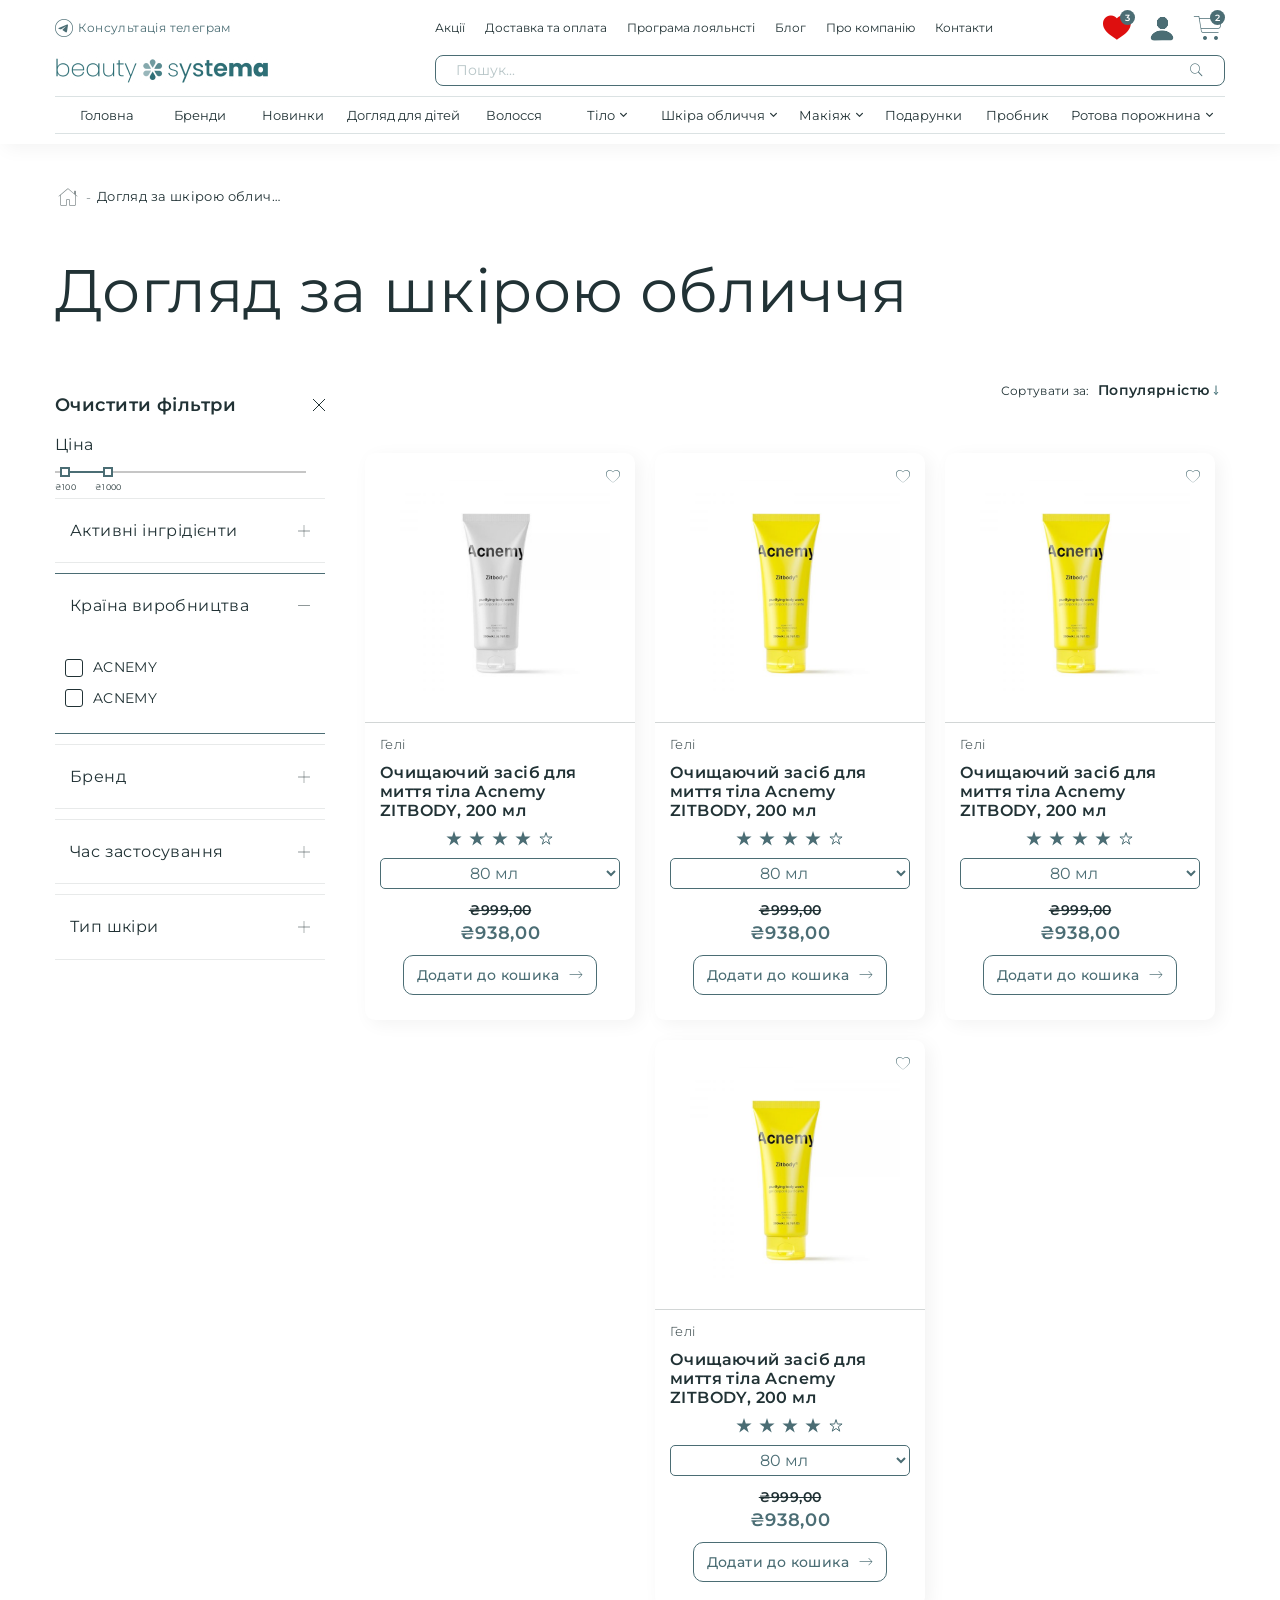
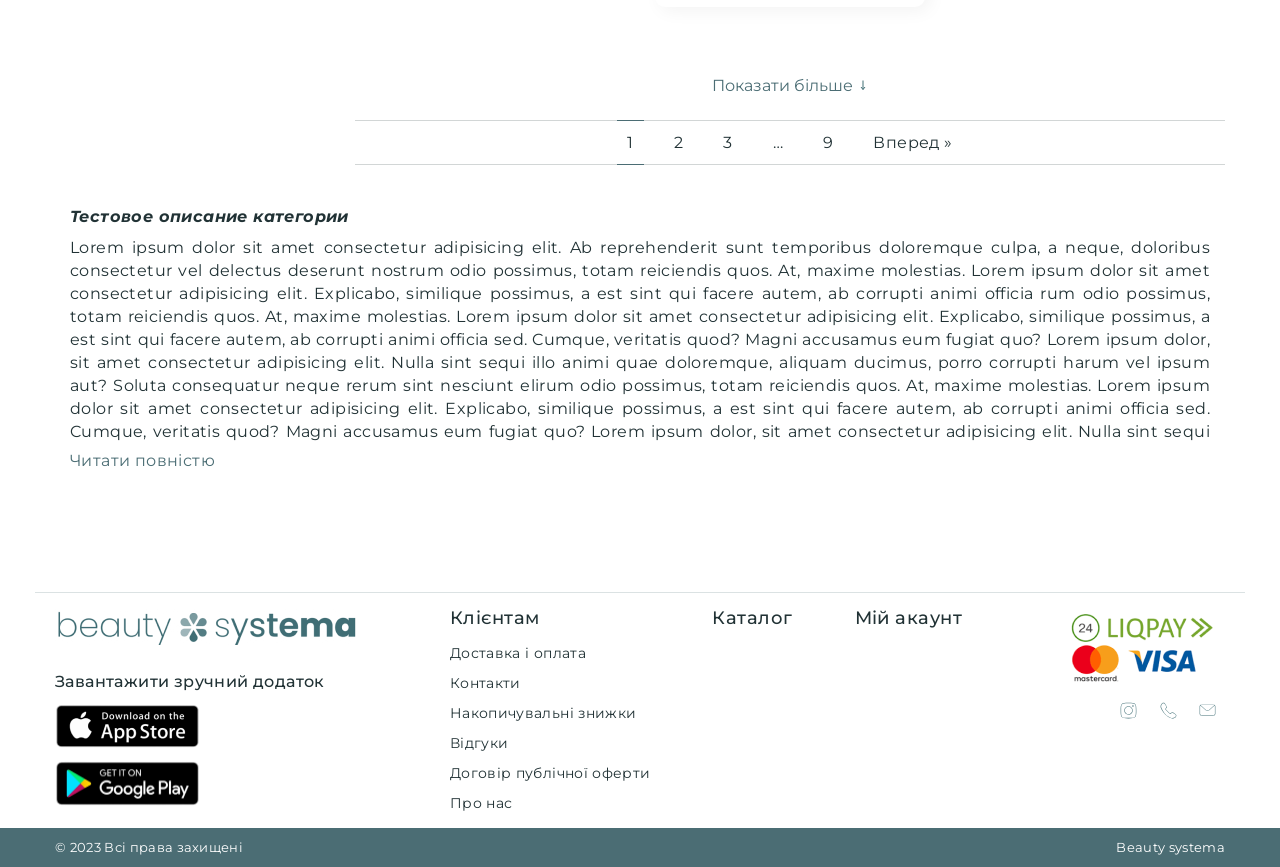
<file: categoris.html>
<!DOCTYPE html>
<html lang="en">

<head>
    <meta charset="UTF-8">
    <meta http-equiv="X-UA-Compatible" content="IE=edge">
    <meta name="viewport" content="width=device-width, initial-scale=1, maximum-scale=1">
    <link rel="preconnect" href="https://fonts.googleapis.com">
<link rel="preconnect" href="https://fonts.gstatic.com" crossorigin>
<link href="https://fonts.googleapis.com/css2?family=Montserrat:wght@300;400;500;600;700&display=swap" rel="stylesheet">
    <link rel="stylesheet" href="./lib/owlcarousel/styles/owl.carousel.min.css">
    <link rel="stylesheet" href="./lib/owlcarousel/styles/owl.theme.default.min.css">
    <link rel="stylesheet" href="./style.css">
    <title>Beauty Systema</title>
</head>

<body>
    <div class="wrapper">
        <header class="header">
            <div class="header-container container">
                <div class="header__main">
                    <div class="header__main-left">
                        <ul class="header__main__list">
                            <li class="header__main__list__item">
                                <a href="#"><span class="icon-user_icon"></span></a>
                            </li>
                            <li class="header__main__list__item">
                                <a href="./favorite list.html">
                                    <span class="icon-favorite_icon"></span>
                                    <div class="header__counter favorite__counter">
                                        <span class="header__counter__value favorite__counter__value">3</span>
                                    </div>
                                </a>
                            </li>
                        </ul>
                    </div>
                    <div class="consultation-tg-link">
                        <a target="_blank" href="https://t.me/nbsofttech">
                            <span class="icon-contacts_tg" style="font-size: 18px;"></span>
                            <span>Консультація телеграм</span>
                        </a>
                    </div>
                    <div class="header__main__logo">
                        <a class="header__main-logo" href="index.html"><img src="./img/logo.png" alt="logo"></a>
                    </div>
                    <div class="header__main-right">
                        <nav class="header__main__nav">
                            <ul class="header__main__nav__list">
                                <li>
                                    <a href="./error_page.html">Акції</a>
                                </li>
                                <li>
                                    <a href="./error_page.html">Доставка та оплата</a>
                                </li>
                                <li>
                                    <a href="./error_page.html">Програма лояльнсті</a>
                                </li>
                                <li>
                                    <a href="./error_page.html">Блог</a>
                                </li>
                                <li>
                                    <a href="./error_page.html">Про компанію</a>
                                </li>
                                <li>
                                    <a href="./contacts.html">Контакти</a>
                                </li>
                            </ul>
                        </nav>
                        <ul class="header__main__list">
                            <li class="header__main__list__item hide-on-mobile">
                                <a href="./favorite list.html" class="favorite has-items">
                                   <span class="icon-favorite_icon"></span>
                                    <span class="icon-favorite_label"></span>
                                    <div class="header__counter favorite__counter">
                                        <span class="header__counter__value favorite__counter__value">3</span>
                                    </div>
                                </a>
                            </li>
                            <li class="header__main__list__item hide-on-mobile">
                                <a href="#"><span class="icon-user_icon authorized"></span></a>
                            </li>
                            <li class="header__main__list__item header__main__list__item-cart">
                                <a href="./cart.html" class="mini-cart-dropdown-link">
                                    <span class="icon-shopping_cart_icon"></span>
                                    <div class="header__counter shopping_cart__counter">
                                        <span class="header__counter__value shopping_cart__counter__value">2</span>
                                    </div>
                                </a>
                                <div class="mini-cart-body">
                                    <ul class="mini-cart-list">
                                        <li class="mini-cart-list__item">
                                            <a href="./product_page.html" class="mini-cart-list__item-product">
                                                <img width="70" height="70" src="./img/popular_2.png" class="product-image" alt="">
                                                <span>Очищуючий гель для проблемної шкіри Acnemy ZITCLEAN</span>
                                             </a>
                                             <div class="mini-cart-list__item-product__total">
                                                <span class="mini-cart-list__item-product-quantity">1</span><span>×</span>
                                                <span class="mini-cart-list__item-product-amount">756.00</span><span>₴</span>
                                            </div>
                                            <!-- <a href="#"class="mini-cart-list__item-product__remove">
                                                <span class="icon-Close"></span>
                                            </a> -->
                                        </li>                                
                                    </ul>
                                    <p class="mini-cart__total">
                                        <strong>Разом:</strong> 
                                        <span class="mini-cart__total-amount">1,064&nbsp;</span><span>₴</span>
                                    </p>
                                    <div class="mini-cart__buttons">
                                        <a href="./cart.html" class="mini-cart__button">
                                            <span>Переглянути кошик</span>
                                            <span class="icon-right-arrow"></span>
                                        </a>
                                        <a href="./cart.html" class="mini-cart__button">
                                            <span>Оформлення замовлення</span>
                                            <span class="icon-right-arrow"></span>
                                        </a>
                                    </div>
                                    <p class="mini-cart__empty-message">Немає товарів у кошику</p>
                                </div>
                            </li>
                            <li class="header__main__list__item burger-menu">
                                <div class="burger-menu-btn">
                                    <div class="burger-menu__icon">
                                        <span></span>
                                    </div>
                                </div>
                            </li>
                        </ul>
                    </div>
                </div>
                <div class="header__search-block">
                    <div class="header__main__logo">
                        <a class="header__main-logo" href="index.html"><img src="./img/logo.png" alt="logo"></a>
                    </div>
                    <form action="#" class="header__main-form search-form">
                        <input class="header__main-input" type="text" placeholder="Пошук..." />
                        <button class="header__main-search"><span class="icon-search_icon"></span></button>
                        <div class="search-results">
                            <div class="search-results__items">
                                <div class="search-result-item">
                                    <a href="#">
                                        <div class="search-result-item__img">
                                            <img src="./img/popular_1.png" alt="">
                                        </div>
                                        <div class="search-result-item__info">
                                            <p class="search-result-item__header">Гідрофільна олія Beauty of Joseon
                                                Ginseng Cleansing Oil, 210 мл</p>
                                            <p class="search-result-item__price">₴745</p>
                                        </div>
                                    </a>
                                </div>
                                <div class="search-result-item">
                                    <a href="#">
                                        <div class="search-result-item__img">
                                            <img src="./img/insta_1.png" alt="">
                                        </div>
                                        <div class="search-result-item__info">
                                            <p class="search-result-item__header">Гідрофільна олія Beauty of Joseon
                                                Ginseng Cleansing Oil, 210 мл</p>
                                            <p class="search-result-item__price">₴745</p>
                                        </div>
                                    </a>
                                </div>
                                <div class="search-result-item">
                                    <a href="#">
                                        <div class="search-result-item__img">
                                            <img src="./img/insta_1.png" alt="">
                                        </div>
                                        <div class="search-result-item__info">
                                            <p class="search-result-item__header">Гідрофільна олія Beauty of Joseon
                                                Ginseng Cleansing Oil, 210 мл</p>
                                            <p class="search-result-item__price">₴745</p>
                                        </div>
                                    </a>
                                </div>
                                <div class="search-result-item">
                                    <a href="#">
                                        <div class="search-result-item__img">
                                            <img src="./img/insta_1.png" alt="">
                                        </div>
                                        <div class="search-result-item__info">
                                            <p class="search-result-item__header">Гідрофільна олія Beauty of Joseon
                                                Ginseng Cleansing Oil, 210 мл</p>
                                            <p class="search-result-item__price">₴745</p>
                                        </div>
                                    </a>
                                </div>
                                <div class="search-result-item">
                                    <a href="#">
                                        <div class="search-result-item__img">
                                            <img src="./img/insta_1.png" alt="">
                                        </div>
                                        <div class="search-result-item__info">
                                            <p class="search-result-item__header">Гідрофільна олія Beauty of Joseon
                                                Ginseng Cleansing Oil, 210 мл</p>
                                            <p class="search-result-item__price">₴745</p>
                                        </div>
                                    </a>
                                </div>
                                <div class="search-result-item">
                                    <a href="#">
                                        <div class="search-result-item__img">
                                            <img src="./img/insta_1.png" alt="">
                                        </div>
                                        <div class="search-result-item__info">
                                            <p class="search-result-item__header">Гідрофільна олія Beauty of Joseon
                                                Ginseng Cleansing Oil, 210 мл</p>
                                            <p class="search-result-item__price">₴745</p>
                                        </div>
                                    </a>
                                </div>
                                <div class="search-result-item">
                                    <a href="#">
                                        <div class="search-result-item__img">
                                            <img src="./img/insta_1.png" alt="">
                                        </div>
                                        <div class="search-result-item__info">
                                            <p class="search-result-item__header">Гідрофільна олія Beauty of Joseon
                                                Ginseng Cleansing Oil, 210 мл</p>
                                            <p class="search-result-item__price">₴745</p>
                                        </div>
                                    </a>
                                </div>
                                <div class="search-result-item">
                                    <a href="#">
                                        <div class="search-result-item__img">
                                            <img src="./img/insta_1.png" alt="">
                                        </div>
                                        <div class="search-result-item__info">
                                            <p class="search-result-item__header">Гідрофільна олія Beauty of Joseon
                                                Ginseng Cleansing Oil, 210 мл</p>
                                            <p class="search-result-item__price">₴745</p>
                                        </div>
                                    </a>
                                </div>
                            </div>
                            <div class="search-results__button">
                                <a href="#" class="product__card__info__button">Перейти до пошуку</a>
                            </div>
                        </div>
                    </form>
                </div>
                <nav class="header__nav">
                    <ul class="header__nav__list">
                        <li class="header__nav-link">
                            <a href="./index.html">Головна</a>
                        </li>
                        <li class="header__nav-link">
                            <a href="./categoris.html">Бренди</a>
                        </li>
                        <li class="header__nav-link">
                            <a href="./categoris new.html">Новинки</a>
                        </li>
                        <li class="header__nav-link">
                            <a href="./categoris.html">Догляд для дітей</a>
                        </li>
                        <li class="header__nav-link">
                            <a href="./error_page.html">Волосся</a>
                        </li>
                        <li class="header__nav-link">
                            <a class="dropdown-link hover-dropdown" href="./error_page.html">
                                <span>Тіло</span>
                                <span class="icon-arrow_down arrow_down"></span>
                            </a>
                            <div class="header__submenu__list">
                                <ul>
                                    <li><a href="./categoris.html"><span>Усі засоби</span><span
                                                class="icon-arrow_down arrow_down submenu__arrow"></span></a></li>
                                    <li class="has-submenu">
                                        <a href="./error_page.html">
                                            <span>Догляд за обличчям</span>
                                            <span class="icon-arrow_down arrow_down submenu__arrow"></span>
                                        </a>
                                        <ul class="header__second-submenu__list">
                                            <li><a href="./error_page.html">111111111111</a></li>
                                            <li><a href="./error_page.html">111111111111</a></li>
                                            <li><a href="./error_page.html">111111111111</a></li>
                                        </ul>
                                    </li>
                                    <li class="has-submenu">
                                        <a href="./error_page.html">
                                            <span>Догляд за обличчям</span>
                                            <span class="icon-arrow_down arrow_down submenu__arrow"></span>
                                        </a>
                                        <ul class="header__second-submenu__list">
                                            <li><a href="./error_page.html">111111111111</a></li>
                                            <li><a href="./error_page.html">111111111111</a></li>
                                            <li><a href="./error_page.html">111111111111</a></li>
                                        </ul>
                                    </li>
                                    <li><a href="./categoris.html"><span>Область навколо очей</span><span
                                                class="icon-arrow_down arrow_down submenu__arrow"></span></a></li>
                                    <li><a href="./categoris.html"><span>Шия та декольте</span><span
                                                class="icon-arrow_down arrow_down submenu__arrow"></span></a></li>
                                    <li><a href="./categoris.html"><span>Брови та вії</span><span
                                                class="icon-arrow_down arrow_down submenu__arrow"></span></a></li>
                                    <li><a href="./categoris.html"><span>Губи</span><span
                                                class="icon-arrow_down arrow_down submenu__arrow"></span></a></li>
                                    <li><a href="./categoris.html"><span>SPF та автозасмага</span><span
                                                class="icon-arrow_down arrow_down submenu__arrow"></span></a></li>
                                    <li><a href="./categoris.html"><span>Спеціальний догляд</span><span
                                                class="icon-arrow_down arrow_down submenu__arrow"></span></a></li>
                                </ul>
                                <img src="./img/sublist_img.png" alt="img">
                            </div>
                        </li>
                        <li class="header__nav-link">
                            <a class="dropdown-link hover-dropdown" href="#">
                                <span>Шкіра обличчя</span>
                                <span class="icon-arrow_down arrow_down"></span>
                            </a>
                            <div class="header__submenu__list">
                                <ul>
                                    <li><a href="./categoris.html"><span>Усі засоби</span><span
                                                class="icon-arrow_down arrow_down submenu__arrow"></span></a></li>
                                    <li><a href="./categoris.html"><span>Догляд за обличчям</span><span
                                                class="icon-arrow_down arrow_down submenu__arrow"></span></a></li>
                                    <li><a href="./categoris.html"><span>Область навколо очей</span><span
                                                class="icon-arrow_down arrow_down submenu__arrow"></span></a></li>
                                    <li><a href="./categoris.html"><span>Шия та декольте</span><span
                                                class="icon-arrow_down arrow_down submenu__arrow"></span></a></li>
                                    <li><a href="./categoris.html"><span>Брови та вії</span><span
                                                class="icon-arrow_down arrow_down submenu__arrow"></span></a></li>
                                    <li><a href="./categoris.html"><span>Губи</span><span
                                                class="icon-arrow_down arrow_down submenu__arrow"></span></a></li>
                                    <li><a href="./categoris.html"><span>SPF та автозасмага</span><span
                                                class="icon-arrow_down arrow_down submenu__arrow"></span></a></li>
                                    <li><a href="./categoris.html"><span>Спеціальний догляд</span><span
                                                class="icon-arrow_down arrow_down submenu__arrow"></span></a></li>
                                </ul>
                                <img src="./img/categories_carousel_img2.png" alt="img">
                            </div>
                        </li>
                        <li class="header__nav-link">
                            <a class="dropdown-link hover-dropdown" href="./categoris.html">
                                <span>Макіяж</span>
                                <span class="icon-arrow_down arrow_down"></span>
                            </a>
                            <div class="header__submenu__list">
                                <ul>
                                    <li><a href="./categoris.html"><span>Усі засоби</span><span
                                                class="icon-arrow_down arrow_down submenu__arrow"></span></a></li>
                                    <li><a href="./categoris.html"><span>Догляд за обличчям</span><span
                                                class="icon-arrow_down arrow_down submenu__arrow"></span></a></li>
                                    <li><a href="./categoris.html"><span>Область навколо очей</span><span
                                                class="icon-arrow_down arrow_down submenu__arrow"></span></a></li>
                                    <li><a href="./categoris.html"><span>Шия та декольте</span><span
                                                class="icon-arrow_down arrow_down submenu__arrow"></span></a></li>
                                    <li><a href="./categoris.html"><span>Брови та вії</span><span
                                                class="icon-arrow_down arrow_down submenu__arrow"></span></a></li>
                                    <li><a href="./categoris.html"><span>Губи</span><span
                                                class="icon-arrow_down arrow_down submenu__arrow"></span></a></li>
                                    <li><a href="./categoris.html"><span>SPF та автозасмага</span><span
                                                class="icon-arrow_down arrow_down submenu__arrow"></span></a></li>
                                    <li><a href="./categoris.html"><span>Спеціальний догляд</span><span
                                                class="icon-arrow_down arrow_down submenu__arrow"></span></a></li>
                                </ul>
                                <img src="./img/sublist_img.png" alt="img">
                            </div>
                        </li>
                        <li class="header__nav-link">
                            <a href="./error_page.html">Подарунки</a>
                        </li>
                        <li class="header__nav-link">
                            <a href="./error_page.html">Пробник</a>
                        </li>
                        <li class="header__nav-link">
                            <a class="dropdown-link hover-dropdown" href="#">
                                <span>Ротова порожнина</span>
                                <span class="icon-arrow_down arrow_down"></span>
                            </a>
                            <div class="header__submenu__list">
                                <ul>
                                    <li><a href="./categoris.html"><span>Усі засоби</span><span
                                                class="icon-arrow_down arrow_down submenu__arrow"></span></a></li>
                                    <li><a href="./categoris.html"><span>Догляд за обличчям</span><span
                                                class="icon-arrow_down arrow_down submenu__arrow"></span></a></li>
                                    <li><a href="./categoris.html"><span>Область навколо очей</span><span
                                                class="icon-arrow_down arrow_down submenu__arrow"></span></a></li>
                                    <li><a href="./categoris.html"><span>Шия та декольте</span><span
                                                class="icon-arrow_down arrow_down submenu__arrow"></span></a></li>
                                    <li><a href="./categoris.html"><span>Брови та вії</span><span
                                                class="icon-arrow_down arrow_down submenu__arrow"></span></a></li>
                                    <li><a href="./categoris.html"><span>Губи</span><span
                                                class="icon-arrow_down arrow_down submenu__arrow"></span></a></li>
                                    <li><a href="./categoris.html"><span>SPF та автозасмага</span><span
                                                class="icon-arrow_down arrow_down submenu__arrow"></span></a></li>
                                    <li><a href="./categoris.html"><span>Спеціальний догляд</span><span
                                                class="icon-arrow_down arrow_down submenu__arrow"></span></a></li>
                                </ul>
                                <img src="./img/sublist_img.png" alt="img">
                            </div>
                        </li>
                    </ul>
                    <ul class="header__main__nav__list">
                        <li>
                            <a href="./error_page.html">Акції</a>
                        </li>
                        <li>
                            <a href="./error_page.html">Доставка та оплата</a>
                        </li>
                        <li>
                            <a href="./error_page.html">Програма лояльнсті</a>
                        </li>
                        <li>
                            <a href="./error_page.html">Блог</a>
                        </li>
                        <li>
                            <a href="./error_page.html">Про компанію</a>
                        </li>
                        <li>
                            <a href="./contacts.html">Контакти</a>
                        </li>
                    </ul>
                    <div class="header-contacts">
                        <h4>Зв’язатись з нами</h4>
                        <a href="tel:+38073938393">+38 (073) 193 83 93</a>
                        <a href="mailto:beautysystema@gmail.com">beautysystema@gmail.com</a>
                        <div class="header-social">
                            <a href="#"><img src="./img/Instagram_icon.svg" alt=""></a>
                            <a href="#"><img src="./img/Phone_icon.svg" alt=""></a>
                            <a href="#"><img src="./img/Letter_icon.svg" alt=""></a>
                        </div>
                    </div>

                </nav>
            </div>
        </header>
        <main class="main" >
            <ol class="breadcrumb container">
                <li class="breadcrumb-item"><a href="#"><span class="icon-Home-Page"></span></a></li>
                <li class="breadcrumb-item active">Догляд за шкірою обличчя</li>
            </ol>
            <div class="container categories">
                <div class="categories-title">
                    <h2 class="title">Догляд за шкірою обличчя</h2> 
                </div>
                <div class="categories__content">
                    <div class="categories__content__left ">
                        <div class="filter__accordion">
                            <div class="accordion__item">
                                <div class="accordion__title filter__accordion__title">
                                    <span class="accordion__title-text">Фільтри</span>
                                    <div class="accordion__arrow"></div>
                                </div>
                                <div class="accordion__content">
                                    <div class="clear_all_filters">
                                        <div id="clear_filter" class="clear_all_filters__btn">
                                            <span>Очистити фільтри</span>
                                            <img src="./img/clear_filters.svg" alt="x">
                                        </div>
                                    </div>
                                    <div class="categories__price-filter">
                                        <p>Ціна</p>
                                        <div class="price-range range_container">
                                            <div class="sliders_control">
                                                <input id="fromSlider" type="range" value="100" min="0" max="5000" step="100">
                                                <output id="fromInput" class="bubble" style="left: calc(2% - 5px);"><span>₴100</span></output>
                                                <input id="toSlider" type="range" value="1000" min="0" max="5000" step="100" style="background: linear-gradient(to right, rgb(198, 198, 198) 0%, rgb(198, 198, 198) 2%, rgb(75, 109, 116) 2%, rgb(75, 109, 116) 38%, rgb(198, 198, 198) 38%, rgb(198, 198, 198) 100%); z-index: 0;">
                                                <output id="toInput" class="bubble" style="left: calc(38% - 10px);"><span>₴1900</span></output>
                                            </div>
                                        </div>
                                    </div>
                                    <div class="categories__content__left__filters">
                                        <div class="filters__accordion">
                                            <div class="accordion__item">
                                                <div class="accordion__title">
                                                    <span class="accordion__title-text">Активні інгрідієнти</span>
                                                    <div class="accordion__arrow"></div>
                                                </div>
                                                <div class="accordion__content">
                                                    <ul class="filter__list">
                                                        <li class="filter__list-item">
                                                            <span class="el_properties" data-properties="">
                                                                <p class="square"></p>
                                                                <p>ACNEMY</p>
                                                            </span>
                                                        </li>
                                                        <li class="filter__list-item">
                                                            <span class="el_properties" data-properties="">
                                                                <p class="square"></p>
                                                                <p>ACNEMY</p>
                                                            </span>
                                                        </li>
                                                    </ul>
                                                </div>
                                            </div>
                                            <div class="accordion__item border">
                                                <div class="accordion__title accordion-active">
                                                    <span class="accordion__title-text">Країна виробництва</span>
                                                    <div class="accordion__arrow minus"></div>
                                                </div>
                                                <div class="accordion__content" style="display: block;">
                                                    <ul class="filter__list">
                                                        <li class="filter__list-item">
                                                            <span class="el_properties" data-properties="">
                                                                <p class="square"></p>
                                                                <p>ACNEMY</p>
                                                            </span>
                                                        </li>
                                                        <li class="filter__list-item">
                                                            <span class="el_properties" data-properties="">
                                                                <p class="square"></p>
                                                                <p>ACNEMY</p>
                                                            </span>
                                                        </li>
                                                    </ul>
                                                </div>
                                            </div>
                                            <div class="accordion__item">
                                                <div class="accordion__title">
                                                    <span class="accordion__title-text">Бренд</span>
                                                    <div class="accordion__arrow"></div>
                                                </div>
                                                <div class="accordion__content">
                                                    <ul class="filter__list">
                                                        <li class="filter__list-item">
                                                            <span class="el_properties" data-properties="">
                                                                <p class="square"></p>
                                                                <p>ACNEMY</p>
                                                            </span>
                                                        </li>
                                                        <li class="filter__list-item">
                                                            <span class="el_properties" data-properties="">
                                                                <p class="square"></p>
                                                                <p>ACNEMY</p>
                                                            </span>
                                                        </li>
                                                    </ul>
                                                </div>
                                            </div>
                                            <div class="accordion__item">
                                                <div class="accordion__title">
                                                    <span class="accordion__title-text">Час застосування</span>
                                                    <div class="accordion__arrow"></div>
                                                </div>
                                                <div class="accordion__content">
                                                    <ul class="filter__list">
                                                        <li class="filter__list-item">
                                                            <span class="el_properties" data-properties="">
                                                                <p class="square"></p>
                                                                <p>ACNEMY</p>
                                                            </span>
                                                        </li>
                                                        <li class="filter__list-item">
                                                            <span class="el_properties" data-properties="">
                                                                <p class="square"></p>
                                                                <p>ACNEMY</p>
                                                            </span>
                                                        </li>
                                                    </ul>
                                                </div>
                                            </div>
                                            <div class="accordion__item">
                                                <div class="accordion__title">
                                                    <span class="accordion__title-text">Тип шкіри</span>
                                                    <div class="accordion__arrow"></div>
                                                </div>
                                                <div class="accordion__content">
                                                    <ul class="filter__list">
                                                        <li class="filter__list-item">
                                                            <span class="el_properties" data-properties="">
                                                                <p class="square"></p>
                                                                <p>ACNEMY</p>
                                                            </span>
                                                        </li>
                                                        <li class="filter__list-item">
                                                            <span class="el_properties" data-properties="">
                                                                <p class="square"></p>
                                                                <p>ACNEMY</p>
                                                            </span>
                                                        </li>
                                                    </ul>
                                                </div>
                                            </div>
                                        </div>
                                    </div>
                                </div>
                            </div>
                        </div>
                    </div>
                    <div class="categories__content__right">
                        <div class="categories-sorting">
                            <span>Сортувати за: </span>
                            <select name="" id="">
                                <option value="1">Популярністю</option>
                                <option value="2">Популярністю</option>
                            </select>
                        </div>
                        <div class="categories-result">
                            <div class="categories-result__item"> 
                                <a href="#">
                                    <div class="product__card">
                                        <a class="product__card__img out-of-stock" href="product_page.html">
                                            <img src="./img/popular_1.png" alt="img">
                                            <!-- <p class="product__card__lable">Розпродаж</p> -->
                                            <span class="icon-favorite_icon"></span>
                                        </a>
                                        <div class="product__card__info">
                                            <div class="product__card__info__content">
                                                <p class="product__card__info__description">Гелі</p>
                                                <a href="#" class="product__card__info__name">Очищаючий засіб для миття тіла Acnemy ZITBODY, 200 мл</a>
                                                <div class="product__card__info__reviews">
                                                    <div class="product__card__info__reviews-satr"></div>
                                                    <div class="product__card__info__reviews-satr"></div>
                                                    <div class="product__card__info__reviews-satr"></div>
                                                    <div class="product__card__info__reviews-satr"></div>
                                                    <div class="product__card__info__reviews-satr light-star"></div>
                                                </div>
                                                <select class="product__card__info__variants">
                                                    <option value="80">80 мл </option>
                                                    <option value="100">100 мл </option>
                                                </select>
                                            </div>
                                            <div class="product__card__info__price">
                                                <p class="old-price">₴999,00</p>
                                                <p>₴938,00</p>
                                            </div>
                                            <div class="product__card__info__buy-button">
                                                <span>Додати до кошика</span>
                                                <span class="icon-right-arrow"></span>
                                            </div>
                                        </div>
                                    </div>
                                </a>
                            </div>
                            <div class="categories-result__item"> 
                                <a href="#">
                                    <div class="product__card">
                                        <a class="product__card__img" href="product_page.html">
                                            <img src="./img/popular_1.png" alt="img">
                                            <!-- <p class="product__card__lable">Розпродаж</p> -->
                                            <span class="icon-favorite_icon"></span>
                                        </a>
                                        <div class="product__card__info">
                                            <div class="product__card__info__content">
                                                <p class="product__card__info__description">Гелі</p>
                                                <a href="#" class="product__card__info__name">Очищаючий засіб для миття тіла Acnemy ZITBODY, 200 мл</a>
                                                <div class="product__card__info__reviews">
                                                    <div class="product__card__info__reviews-satr"></div>
                                                    <div class="product__card__info__reviews-satr"></div>
                                                    <div class="product__card__info__reviews-satr"></div>
                                                    <div class="product__card__info__reviews-satr"></div>
                                                    <div class="product__card__info__reviews-satr light-star"></div>
                                                </div>
                                                <select class="product__card__info__variants">
                                                    <option value="80">80 мл </option>
                                                    <option value="100">100 мл </option>
                                                </select>
                                            </div>
                                            <div class="product__card__info__price">
                                                <p class="old-price">₴999,00</p>
                                                <p>₴938,00</p>
                                            </div>
                                            <div class="product__card__info__buy-button">
                                                <span>Додати до кошика</span>
                                                <span class="icon-right-arrow"></span>
                                            </div>
                                        </div>
                                    </div>
                                </a>
                            </div>
                            <div class="categories-result__item"> 
                                <a href="#">
                                    <div class="product__card">
                                        <a class="product__card__img" href="product_page.html">
                                            <img src="./img/popular_1.png" alt="img">
                                            <!-- <p class="product__card__lable">Розпродаж</p> -->
                                            <span class="icon-favorite_icon"></span>
                                        </a>
                                        <div class="product__card__info">
                                            <div class="product__card__info__content">
                                                <p class="product__card__info__description">Гелі</p>
                                                <a href="#" class="product__card__info__name">Очищаючий засіб для миття тіла Acnemy ZITBODY, 200 мл</a>
                                                <div class="product__card__info__reviews">
                                                    <div class="product__card__info__reviews-satr"></div>
                                                    <div class="product__card__info__reviews-satr"></div>
                                                    <div class="product__card__info__reviews-satr"></div>
                                                    <div class="product__card__info__reviews-satr"></div>
                                                    <div class="product__card__info__reviews-satr light-star"></div>
                                                </div>
                                                <select class="product__card__info__variants">
                                                    <option value="80">80 мл </option>
                                                    <option value="100">100 мл </option>
                                                </select>
                                            </div>
                                            <div class="product__card__info__price">
                                                <p class="old-price">₴999,00</p>
                                                <p>₴938,00</p>
                                            </div>
                                            <div class="product__card__info__buy-button">
                                                <span>Додати до кошика</span>
                                                <span class="icon-right-arrow"></span>
                                            </div>
                                        </div>
                                    </div>
                                </a>
                            </div>
                            <div class="categories-result__item"> 
                                <a href="#">
                                    <div class="product__card">
                                        <a class="product__card__img" href="product_page.html">
                                            <img src="./img/popular_1.png" alt="img">
                                            <!-- <p class="product__card__lable">Розпродаж</p> -->
                                            <span class="icon-favorite_icon"></span>
                                        </a>
                                        <div class="product__card__info">
                                            <div class="product__card__info__content">
                                                <p class="product__card__info__description">Гелі</p>
                                                <a href="#" class="product__card__info__name">Очищаючий засіб для миття тіла Acnemy ZITBODY, 200 мл</a>
                                                <div class="product__card__info__reviews">
                                                    <div class="product__card__info__reviews-satr"></div>
                                                    <div class="product__card__info__reviews-satr"></div>
                                                    <div class="product__card__info__reviews-satr"></div>
                                                    <div class="product__card__info__reviews-satr"></div>
                                                    <div class="product__card__info__reviews-satr light-star"></div>
                                                </div>
                                                <select class="product__card__info__variants">
                                                    <option value="80">80 мл </option>
                                                    <option value="100">100 мл </option>
                                                </select>
                                            </div>
                                            <div class="product__card__info__price">
                                                <p class="old-price">₴999,00</p>
                                                <p>₴938,00</p>
                                            </div>
                                            <div class="product__card__info__buy-button">
                                                <span>Додати до кошика</span>
                                                <span class="icon-right-arrow"></span>
                                            </div>
                                        </div>
                                    </div>
                                </a>
                            </div>                           
                        </div> 
                        <button id="load-more-product-cat">Показати більше</button>                         
                        <div class="page_navigation">
                            <a href="#" class="page_navigation__more">
                                <span>Більше товарів</span>
                                <span class="icon-right-arrow"></span>
                            </a>
                        </div>
                        <div class="page_navigation pagination">
                            <span aria-current="page" class="page-numbers current">1</span>
                            <a class="page-numbers"
                                href="https://beta.nb-soft.tech/product-category/haircare-uk/page/2/?orderby=menu_order">2</a>
                            <a class="page-numbers"
                                href="https://beta.nb-soft.tech/product-category/haircare-uk/page/3/?orderby=menu_order">3</a>
                            <span class="page-numbers dots">…</span>
                            <a class="page-numbers"
                                href="https://beta.nb-soft.tech/product-category/haircare-uk/page/9/?orderby=menu_order">9</a>
                            <a class="next page-numbers"
                                href="https://beta.nb-soft.tech/product-category/haircare-uk/page/2/?orderby=menu_order">Вперед »</a>
                        </div>
                    </div>
                </div>
               
                <div class="page_content_text">
                    <p><em><strong>Тестовое описание категории</strong></em></p>
                    
                    <p class="page_content_text-hide-text">Lorem ipsum dolor sit amet consectetur adipisicing elit. Ab reprehenderit sunt temporibus doloremque culpa, a
                        neque, doloribus consectetur vel delectus deserunt nostrum odio possimus, totam reiciendis quos. At, maxime
                        molestias. Lorem ipsum dolor sit amet consectetur adipisicing elit. Explicabo, similique possimus, a est sint
                        qui facere autem, ab corrupti animi officia rum odio possimus, totam reiciendis quos. At, maxime
                        molestias. Lorem ipsum dolor sit amet consectetur adipisicing elit. Explicabo, similique possimus, a est sint
                        qui facere autem, ab corrupti animi officia sed. Cumque, veritatis quod? Magni accusamus eum fugiat quo? Lorem
                        ipsum dolor, sit amet consectetur adipisicing elit. Nulla sint sequi illo animi quae doloremque, aliquam
                        ducimus, porro corrupti harum vel ipsum aut? Soluta consequatur neque rerum sint nesciunt elirum odio possimus, totam reiciendis quos. At, maxime
                        molestias. Lorem ipsum dolor sit amet consectetur adipisicing elit. Explicabo, similique possimus, a est sint
                        qui facere autem, ab corrupti animi officia sed. Cumque, veritatis quod? Magni accusamus eum fugiat quo? Lorem
                        ipsum dolor, sit amet consectetur adipisicing elit. Nulla sint sequi illo animi quae doloremque, aliquam
                        ducimus, porro corrupti harum vel ipsum aut? Soluta consequatur neque rerum sint nesciunt elised. Cumque, veritatis quod? Magni accusamus eum fugiat quo? Lorem
                        ipsum dolor, sit amet consectetur adipisicing elit. Nulla sint sequi illo animi quae doloremque, aliquam
                        ducimus, porro corrupti harum vel ipsum aut? Soluta consequatur neque rerum sint nesciunt eligendi?
                    </p>
                </div>
            </div>
            <!-- back-to-top button -->
            <button class="back_top-btn" onclick="topFunction()">
                <span class="icon-arrow_down"></span>
            </button>
        </main>
        <footer class="footer">
            <div class="footer-main container">
                <div class="footer-main__side left">
                    <a class="footer-logo" href="index.html">
                        <img src="./img/logo_footer.png" alt="logo" width="302" height="37">
                    </a>
                    <div class="footer-download-app__block">
                        <h3>Завантажити зручний додаток</h3>
                        <div class="footer-download-app">
                            <a href="#">
                                <img src="./img/footer_down-app_1.png" alt="" width="146" height="47">
                            </a>
                            <a href="#">
                                <img src="./img/footer_down-app_2.png" alt="" width="146" height="47">
                            </a>
                        </div>
                    </div>
                </div>
                <div class="footer-main__side center">
                    <div class="accordion">
                        <div class="accordion__item">
                            <div class="accordion__title">
                                <span class="accordion__title-text">Клієнтам</span>
                                <div class="accordion__arrow accordion__rotate"><img src="./img/arrow_down.svg" alt="" class="accordion__arrow-item"></div>
                            </div>
                            <div class="accordion__content">
                               <ul>
                                <li><a href="#">Доставка і оплата</a></li>
                                <li><a href="#">Контакти</a></li>
                                <li><a href="#">Накопичувальні знижки</a></li>
                                <li><a href="#">Відгуки</a></li>
                                <li><a href="#">Договір публічної оферти</a></li>
                                <li><a href="#">Про нас</a></li>
                               </ul>
                            </div>
                        </div>
                        <div class="accordion__item">
                            <div class="accordion__title">
                                <span class="accordion__title-text">Каталог</span>
                                <div class="accordion__arrow"><img src="./img/arrow_down.svg" alt="" class="accordion__arrow-item"></div>
                            </div>
                            <div class="accordion__content">
                               <ul>
                                <li><a href="#"></a></li>
                               </ul>
                            </div>
                        </div>
                        <div class="accordion__item">
                            <div class="accordion__title">
                                <span class="accordion__title-text">Мій акаунт</span>
                                <div class="accordion__arrow"><img src="./img/arrow_down.svg" alt="" class="accordion__arrow-item"></div>
                            </div>
                            <div class="accordion__content">
                               <ul>
                                <li><a href="#"></a></li>
                               </ul>
                            </div>
                        </div>
                    </div>
                </div>
                <div class="footer-download-app__block mobile">
                    <h3>Завантажити зручний додаток</h3>
                    <div class="footer-download-app">
                        <a href="#">
                            <img src="./img/footer_down-app_1.png" alt="" width="146" height="47">
                        </a>
                        <a href="#">
                            <img src="./img/footer_down-app_2.png" alt="" width="146" height="47">
                        </a>
                    </div>
                </div>
                <div class="footer-main__side right">
                    <img src="./img/footer_right_1.png" alt="logo" width="170" height="80">
                    <div class="footer-social">
                        <a href="#"><img src="./img/Instagram_icon.svg" alt=""></span></a>
                        <a href="#"><img src="./img/Phone_icon.svg" alt=""></span></a>
                        <a href="#"><img src="./img/Letter_icon.svg" alt=""></span></a>
                    </div>
                </div>
            </div>
            <div class="footer-line">
                <div class="footer-line-container container">
                    <span>© 2023 Всі права захищені</span>
                    <span>Beauty systema</span>
                </div>
            </div>
        </footer>
    </div>
    <script src="./lib/jquery.min.js"></script>
    <script src="./lib/owlcarousel/js/owl.carousel.min.js"></script>
    <script src="./js/main.js"></script>    
</body>



</html>
</file>
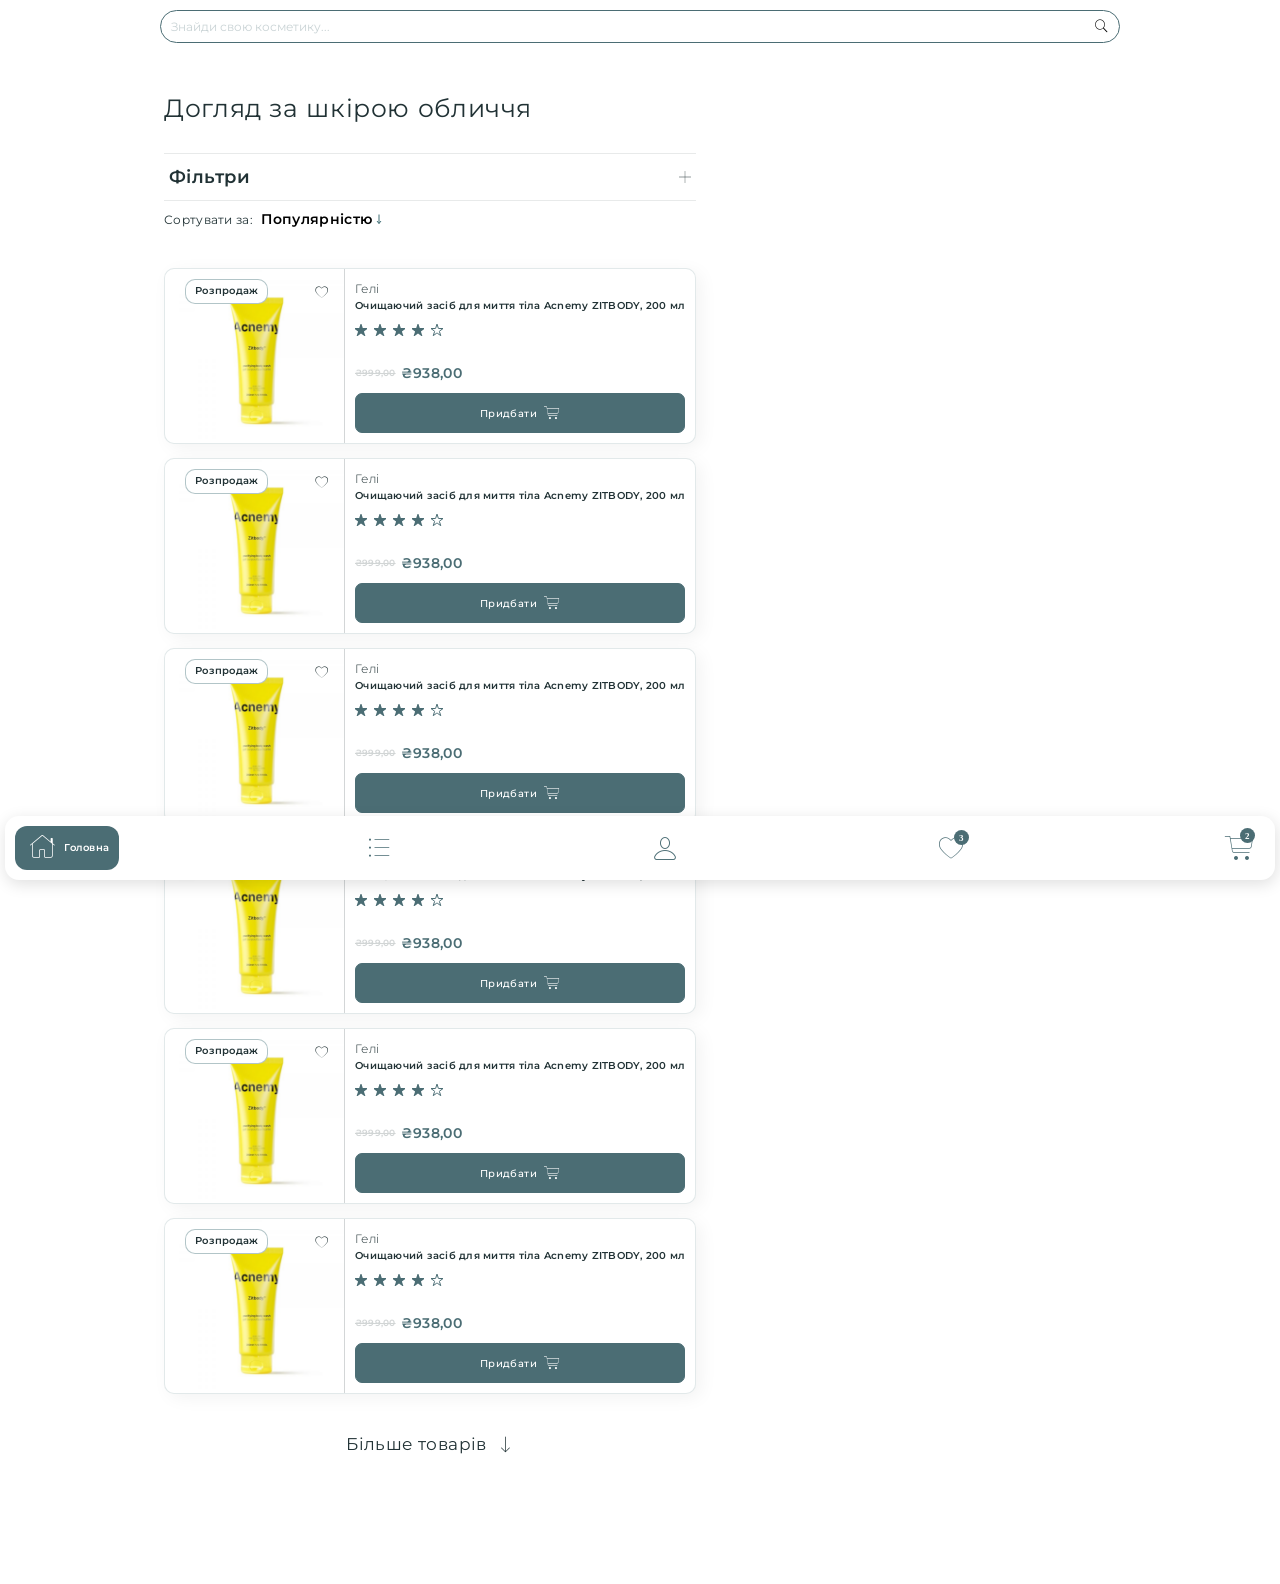
<file: categoris_app.html>
<!DOCTYPE html>
<html lang="en">

<head>
    <meta charset="UTF-8">
    <meta http-equiv="X-UA-Compatible" content="IE=edge">
    <meta name="viewport" content="width=device-width, initial-scale=1, maximum-scale=1">
    <link rel="preconnect" href="https://fonts.googleapis.com">
<link rel="preconnect" href="https://fonts.gstatic.com" crossorigin>
<link href="https://fonts.googleapis.com/css2?family=Montserrat:wght@300;400;500;600;700&display=swap" rel="stylesheet">
    <link rel="stylesheet" href="./lib/owlcarousel/styles/owl.carousel.min.css">
    <link rel="stylesheet" href="./lib/owlcarousel/styles/owl.theme.default.min.css">
    <link rel="stylesheet" href="./style_app.css">
    <title>Beauty Systema</title>
</head>

<body>
    <div class="wrapper">
        <header class="header">
            <div class="header-container">
                <div class="header__main">
                    <div class="header__main__content">
                        <ul class="header__main__list">
                            <li class="header__main__list__item">
                                <a href="#" class="menu-item active">
                                    <span class="icon-Home-Page"></span>
                                    <span class="menu-title">Головна</span>
                                </a>
                            </li>
                            <li class="header__main__list__item burger-menu">
                                <div class="burger-menu-btn menu-item">
                                    <span class="icon-catalog_icon"></span>
                                    <span class="menu-title">Каталог</span>
                                </div>
                            </li>
                            <li class="header__main__list__item">
                                <a href="#" class="menu-item">
                                    <span class="icon-user_icon"></span>
                                    <span class="menu-title">Профіль</span>
                                </a>
                            </li>
                            <li class="header__main__list__item">
                                <a href="#" class="menu-item">
                                    <div class="icon-favorite_icon">
                                        <div class="header__counter favorite__counter">
                                            <span class="header__counter__value favorite__counter__value">3</span>
                                        </div>
                                    </div>
                                    <span class="menu-title">Обране</span>
                                </a>
                            </li>
                            <li class="header__main__list__item">
                                <a href="#" class="menu-item">
                                    <div class="icon-shopping_cart_icon">
                                        <div class="header__counter shopping_cart__counter">
                                            <span class="header__counter__value shopping_cart__counter__value">2</span>
                                        </div>
                                    </div>
                                    
                                    <span class="menu-title">Кошик</span>
                                </a>
                            </li>
                        </ul>
                    </div>
                    
                </div>
                <form action="#" class="header__main-form search-form">
                    <input class="header__main-input" type="text" placeholder="Знайди свою косметику..." />
                    <button class="header__main-search"><span class="icon-search_icon"></span></button>
                    <div class="search-results">
                        <div class="search-result-item"><a href="#"></a>
                        </div>
                    </div>
                </form>
                <nav class="header__nav">
                    <div class="close-menu">
                        <img src="./img/Close.svg" alt="" width="35" height="35">
                    </div>
                    <ul class="header__nav__list">
                        <li class="header__nav-link">
                            <a href="#">
                                <span class="icon-app_menu_new"></span>
                                <span>Новинки</span>
                            </a>
                        </li>
                        <li class="header__nav-link">
                            <a class="dropdown-link hover-dropdown" href="#">
                                <span class="icon-app_menu_face"></span>
                                <span>Догляд за шкірою обличчя</span>
                                <img src="./img/arrow_down.svg" alt="" class="arrow_down">
                            </a>
                            <div class="header__submenu__list">
                                <ul>
                                    <li><a href="#"><span>Усі засоби</span><img src="./img/arrow_down.svg" alt="" class="submenu__arrow"></a></li>
                                    <li><a href="#"><span>Догляд за обличчям</span><img src="./img/arrow_down.svg" alt="" class="submenu__arrow"></a></li>
                                    <li><a href="#"><span>Область навколо очей</span><img src="./img/arrow_down.svg" alt="" class="submenu__arrow"></a></li>
                                    <li><a href="#"><span>Шия та декольте</span><img src="./img/arrow_down.svg" alt="" class="submenu__arrow"></a></li>
                                    <li><a href="#"><span>Брови та вії</span><img src="./img/arrow_down.svg" alt="" class="submenu__arrow"></a></li>
                                    <li><a href="#"><span>Губи</span><img src="./img/arrow_down.svg" alt="" class="submenu__arrow"></a></li>
                                    <li><a href="#"><span>SPF та автозасмага</span><img src="./img/arrow_down.svg" alt="" class="submenu__arrow"></a></li>
                                    <li><a href="#"><span>Спеціальний догляд</span><img src="./img/arrow_down.svg" alt="" class="submenu__arrow"></a></li>
                                </ul>
                                <img src="./img/sublist_img.png" alt="img">
                            </div>
                        </li>
                        <li class="header__nav-link">
                            <a class="dropdown-link hover-dropdown" href="#">
                                <span class="icon-app_menu_hair"></span>
                                <span>Догляд за волоссям</span>
                                <img src="./img/arrow_down.svg" alt="" class="arrow_down">
                            </a>
                            <div class="header__submenu__list">
                                <ul>
                                    <li><a href="#"><span>Усі засоби</span><img src="./img/arrow_down.svg" alt="" class="submenu__arrow"></a></li>
                                    <li><a href="#"><span>Догляд за обличчям</span><img src="./img/arrow_down.svg" alt="" class="submenu__arrow"></a></li>
                                    <li><a href="#"><span>Область навколо очей</span><img src="./img/arrow_down.svg" alt="" class="submenu__arrow"></a></li>
                                    <li><a href="#"><span>Шия та декольте</span><img src="./img/arrow_down.svg" alt="" class="submenu__arrow"></a></li>
                                    <li><a href="#"><span>Брови та вії</span><img src="./img/arrow_down.svg" alt="" class="submenu__arrow"></a></li>
                                    <li><a href="#"><span>Губи</span><img src="./img/arrow_down.svg" alt="" class="submenu__arrow"></a></li>
                                    <li><a href="#"><span>SPF та автозасмага</span><img src="./img/arrow_down.svg" alt="" class="submenu__arrow"></a></li>
                                    <li><a href="#"><span>Спеціальний догляд</span><img src="./img/arrow_down.svg" alt="" class="submenu__arrow"></a></li>
                                </ul>
                                <img src="./img/categories_carousel_img2.png" alt="img">
                            </div>
                        </li>
                        <li class="header__nav-link">
                            <a class="dropdown-link hover-dropdown" href="#">
                                <span class="icon-app_menu_body"></span>
                                <span>Догляд за тілом</span>
                                <img src="./img/arrow_down.svg" alt="" class="arrow_down">
                            </a>
                            <div class="header__submenu__list">
                                <ul>
                                    <li><a href="#"><span>Усі засоби</span><img src="./img/arrow_down.svg" alt="" class="submenu__arrow"></a></li>
                                    <li><a href="#"><span>Догляд за обличчям</span><img src="./img/arrow_down.svg" alt="" class="submenu__arrow"></a></li>
                                    <li><a href="#"><span>Область навколо очей</span><img src="./img/arrow_down.svg" alt="" class="submenu__arrow"></a></li>
                                    <li><a href="#"><span>Шия та декольте</span><img src="./img/arrow_down.svg" alt="" class="submenu__arrow"></a></li>
                                    <li><a href="#"><span>Брови та вії</span><img src="./img/arrow_down.svg" alt="" class="submenu__arrow"></a></li>
                                    <li><a href="#"><span>Губи</span><img src="./img/arrow_down.svg" alt="" class="submenu__arrow"></a></li>
                                    <li><a href="#"><span>SPF та автозасмага</span><img src="./img/arrow_down.svg" alt="" class="submenu__arrow"></a></li>
                                    <li><a href="#"><span>Спеціальний догляд</span><img src="./img/arrow_down.svg" alt="" class="submenu__arrow"></a></li>
                                </ul>
                                <img src="./img/sublist_img.png" alt="img">
                            </div>
                        </li>
                        <li class="header__nav-link">
                            <a class="dropdown-link hover-dropdown" href="#">
                                <span class="icon-app_menu_kids"></span>
                                <span>Догляд для дітей</span>
                                <img src="./img/arrow_down.svg" alt="" class="arrow_down">
                            </a>
                            <div class="header__submenu__list">
                                <ul>
                                    <li><a href="#"><span>Усі засоби</span><img src="./img/arrow_down.svg" alt="" class="submenu__arrow"></a></li>
                                    <li><a href="#"><span>Догляд за обличчям</span><img src="./img/arrow_down.svg" alt="" class="submenu__arrow"></a></li>
                                    <li><a href="#"><span>Область навколо очей</span><img src="./img/arrow_down.svg" alt="" class="submenu__arrow"></a></li>
                                    <li><a href="#"><span>Шия та декольте</span><img src="./img/arrow_down.svg" alt="" class="submenu__arrow"></a></li>
                                    <li><a href="#"><span>Брови та вії</span><img src="./img/arrow_down.svg" alt="" class="submenu__arrow"></a></li>
                                    <li><a href="#"><span>Губи</span><img src="./img/arrow_down.svg" alt="" class="submenu__arrow"></a></li>
                                    <li><a href="#"><span>SPF та автозасмага</span><img src="./img/arrow_down.svg" alt="" class="submenu__arrow"></a></li>
                                    <li><a href="#"><span>Спеціальний догляд</span><img src="./img/arrow_down.svg" alt="" class="submenu__arrow"></a></li>
                                </ul>
                                <img src="./img/sublist_img.png" alt="img">
                            </div>
                        </li>
                        <li class="header__nav-link">
                            <a class="dropdown-link hover-dropdown" href="#">
                                <span class="icon-app_menu_makeup"></span>
                                <span>Макіяж</span>
                                <img src="./img/arrow_down.svg" alt="" class="arrow_down">
                            </a>
                            <div class="header__submenu__list">
                                <ul>
                                    <li><a href="#"><span>Усі засоби</span><img src="./img/arrow_down.svg" alt="" class="submenu__arrow"></a></li>
                                    <li><a href="#"><span>Догляд за обличчям</span><img src="./img/arrow_down.svg" alt="" class="submenu__arrow"></a></li>
                                    <li><a href="#"><span>Область навколо очей</span><img src="./img/arrow_down.svg" alt="" class="submenu__arrow"></a></li>
                                    <li><a href="#"><span>Шия та декольте</span><img src="./img/arrow_down.svg" alt="" class="submenu__arrow"></a></li>
                                    <li><a href="#"><span>Брови та вії</span><img src="./img/arrow_down.svg" alt="" class="submenu__arrow"></a></li>
                                    <li><a href="#"><span>Губи</span><img src="./img/arrow_down.svg" alt="" class="submenu__arrow"></a></li>
                                    <li><a href="#"><span>SPF та автозасмага</span><img src="./img/arrow_down.svg" alt="" class="submenu__arrow"></a></li>
                                    <li><a href="#"><span>Спеціальний догляд</span><img src="./img/arrow_down.svg" alt="" class="submenu__arrow"></a></li>
                                </ul>
                                <img src="./img/sublist_img.png" alt="img">
                            </div>
                        </li>
                        <li class="header__nav-link">
                            <a class="dropdown-link hover-dropdown" href="#">
                                <span class="icon-app_menu_brands"></span>
                                <span>Бренди</span>
                                <img src="./img/arrow_down.svg" alt="" class="arrow_down">
                            </a>
                            <div class="header__submenu__list">
                                <ul>
                                    <li><a href="#"><span>Усі засоби</span><img src="./img/arrow_down.svg" alt="" class="submenu__arrow"></a></li>
                                    <li><a href="#"><span>Догляд за обличчям</span><img src="./img/arrow_down.svg" alt="" class="submenu__arrow"></a></li>
                                    <li><a href="#"><span>Область навколо очей</span><img src="./img/arrow_down.svg" alt="" class="submenu__arrow"></a></li>
                                    <li><a href="#"><span>Шия та декольте</span><img src="./img/arrow_down.svg" alt="" class="submenu__arrow"></a></li>
                                    <li><a href="#"><span>Брови та вії</span><img src="./img/arrow_down.svg" alt="" class="submenu__arrow"></a></li>
                                    <li><a href="#"><span>Губи</span><img src="./img/arrow_down.svg" alt="" class="submenu__arrow"></a></li>
                                    <li><a href="#"><span>SPF та автозасмага</span><img src="./img/arrow_down.svg" alt="" class="submenu__arrow"></a></li>
                                    <li><a href="#"><span>Спеціальний догляд</span><img src="./img/arrow_down.svg" alt="" class="submenu__arrow"></a></li>
                                </ul>
                                <img src="./img/sublist_img.png" alt="img">
                            </div>
                        </li>
                        <li class="header__nav-link">
                            <a class="dropdown-link hover-dropdown" href="#">
                                <span class="icon-app_menu_gifts"></span>
                                <span>Подарунки</span>
                                <img src="./img/arrow_down.svg" alt="" class="arrow_down">
                            </a>
                            <div class="header__submenu__list">
                                <ul>
                                    <li><a href="#"><span>Усі засоби</span><img src="./img/arrow_down.svg" alt="" class="submenu__arrow"></a></li>
                                    <li><a href="#"><span>Догляд за обличчям</span><img src="./img/arrow_down.svg" alt="" class="submenu__arrow"></a></li>
                                    <li><a href="#"><span>Область навколо очей</span><img src="./img/arrow_down.svg" alt="" class="submenu__arrow"></a></li>
                                    <li><a href="#"><span>Шия та декольте</span><img src="./img/arrow_down.svg" alt="" class="submenu__arrow"></a></li>
                                    <li><a href="#"><span>Брови та вії</span><img src="./img/arrow_down.svg" alt="" class="submenu__arrow"></a></li>
                                    <li><a href="#"><span>Губи</span><img src="./img/arrow_down.svg" alt="" class="submenu__arrow"></a></li>
                                    <li><a href="#"><span>SPF та автозасмага</span><img src="./img/arrow_down.svg" alt="" class="submenu__arrow"></a></li>
                                    <li><a href="#"><span>Спеціальний догляд</span><img src="./img/arrow_down.svg" alt="" class="submenu__arrow"></a></li>
                                </ul>
                                <img src="./img/sublist_img.png" alt="img">
                            </div>
                        </li>
                        <li class="header__nav-link">
                            <a href="#">
                                <span class="icon-app_menu_discount"></span>
                                <span>Знижки</span>
                            </a>
                        </li>
                    </ul>
                    <div class="header-social">
                        <a href="#"><img src="./img/Instagram_icon.svg" alt=""></span></a>
                        <a href="#"><img src="./img/Phone_icon.svg" alt=""></span></a>
                        <a href="#"><img src="./img/Letter_icon.svg" alt=""></span></a>
                    </div>
                </nav>
            </div>
        </header>
        <main class="main">
            <div class="container categories">
                <div class="categories-title">
                    <h2 class="title">Догляд за шкірою обличчя</h2> 
                </div>
                <div class="categories__content">
                    <div class="categories__content__left ">
                        <div class="filter__accordion">
                            <div class="accordion__item">
                                <div class="accordion__title filter__accordion__title">
                                    <span class="accordion__title-text">Фільтри</span>
                                    <div class="accordion__arrow"></div>
                                </div>
                                <div class="accordion__content">
                                    <div class="categories__price-filter">
                                        <p>Ціна</p>
                                        <div class="price-range range_container">
                                            <div class="sliders_control">
                                                <input id="fromSlider" type="range" value="100" min="0" max="5000" step="100" />
                                                <output id="fromInput" class="bubble"></output>
                                                <input id="toSlider" type="range" value="1000" min="0" max="5000" step="100" />
                                                <output id="toInput" class="bubble"></output>
                                            </div>
                                        </div>
                                    </div>
                                    <div class="categories__content__left__filters">
                                        <div class="filters__accordion">
                                            <div class="accordion__item">
                                                <div class="accordion__title">
                                                    <span class="accordion__title-text">Активні інгрідієнти</span>
                                                    <div class="accordion__arrow"></div>
                                                </div>
                                                <div class="accordion__content">
                                                    <ul class="filter__list">
                                                        <li class="filter__list-item">
                                                            <span class="el_properties" data-properties="">
                                                                <p class="square"></p>
                                                                <p>ACNEMY</p>
                                                            </span>
                                                        </li>
                                                        <li class="filter__list-item">
                                                            <span class="el_properties" data-properties="">
                                                                <p class="square"></p>
                                                                <p>ACNEMY</p>
                                                            </span>
                                                        </li>
                                                    </ul>
                                                </div>
                                            </div>
                                            <div class="accordion__item">
                                                <div class="accordion__title">
                                                    <span class="accordion__title-text">Країна виробництва</span>
                                                    <div class="accordion__arrow"></div>
                                                </div>
                                                <div class="accordion__content">
                                                    <ul class="filter__list">
                                                        <li class="filter__list-item">
                                                            <span class="el_properties" data-properties="">
                                                                <p class="square"></p>
                                                                <p>ACNEMY</p>
                                                            </span>
                                                        </li>
                                                        <li class="filter__list-item">
                                                            <span class="el_properties" data-properties="">
                                                                <p class="square"></p>
                                                                <p>ACNEMY</p>
                                                            </span>
                                                        </li>
                                                    </ul>
                                                </div>
                                            </div>
                                            <div class="accordion__item">
                                                <div class="accordion__title">
                                                    <span class="accordion__title-text">Бренд</span>
                                                    <div class="accordion__arrow"></div>
                                                </div>
                                                <div class="accordion__content">
                                                    <ul class="filter__list">
                                                        <li class="filter__list-item">
                                                            <span class="el_properties" data-properties="">
                                                                <p class="square"></p>
                                                                <p>ACNEMY</p>
                                                            </span>
                                                        </li>
                                                        <li class="filter__list-item">
                                                            <span class="el_properties" data-properties="">
                                                                <p class="square"></p>
                                                                <p>ACNEMY</p>
                                                            </span>
                                                        </li>
                                                    </ul>
                                                </div>
                                            </div>
                                            <div class="accordion__item">
                                                <div class="accordion__title">
                                                    <span class="accordion__title-text">Час застосування</span>
                                                    <div class="accordion__arrow"></div>
                                                </div>
                                                <div class="accordion__content">
                                                    <ul class="filter__list">
                                                        <li class="filter__list-item">
                                                            <span class="el_properties" data-properties="">
                                                                <p class="square"></p>
                                                                <p>ACNEMY</p>
                                                            </span>
                                                        </li>
                                                        <li class="filter__list-item">
                                                            <span class="el_properties" data-properties="">
                                                                <p class="square"></p>
                                                                <p>ACNEMY</p>
                                                            </span>
                                                        </li>
                                                    </ul>
                                                </div>
                                            </div>
                                            <div class="accordion__item">
                                                <div class="accordion__title">
                                                    <span class="accordion__title-text">Тип шкіри</span>
                                                    <div class="accordion__arrow"></div>
                                                </div>
                                                <div class="accordion__content">
                                                    <ul class="filter__list">
                                                        <li class="filter__list-item">
                                                            <span class="el_properties" data-properties="">
                                                                <p class="square"></p>
                                                                <p>ACNEMY</p>
                                                            </span>
                                                        </li>
                                                        <li class="filter__list-item">
                                                            <span class="el_properties" data-properties="">
                                                                <p class="square"></p>
                                                                <p>ACNEMY</p>
                                                            </span>
                                                        </li>
                                                    </ul>
                                                </div>
                                            </div>
                                        </div>
                                    </div>
                                </div>
                            </div>
                        </div>
                    </div>
                    <div class="categories__content__right">
                        <div class="categories-sorting">
                            <span>Сортувати за: </span>
                            <select name="" id="">
                                <option value="1">Популярністю</option>
                                <option value="2">Популярністю</option>
                            </select>
                        </div>
                        <div class="categories-result">
                            <div class="categories-result__item"> 
                                <a href="#">
                                    <div class="product__card">
                                        <a class="product__card__img" href="#">
                                            <img src="./img/popular_1.png" alt="img">
                                            <p class="product__card__lable">Розпродаж</p>
                                            <span class="icon-favorite_icon"></span>
                                        </a>
                                        <div class="product__card__info">
                                            <div class="product__card__info__content">
                                                <p class="product__card__info__description">Гелі</p>
                                                <a href="#" class="product__card__info__name">Очищаючий засіб для миття тіла Acnemy ZITBODY, 200 мл</a>
                                                <div class="product__card__info__reviews">
                                                    <div class="product__card__info__reviews-satr"></div>
                                                    <div class="product__card__info__reviews-satr"></div>
                                                    <div class="product__card__info__reviews-satr"></div>
                                                    <div class="product__card__info__reviews-satr"></div>
                                                    <div class="product__card__info__reviews-satr light-star"></div>
                                                </div>
                                            </div>
                                            <div class="product__card__info__price">
                                                <p class="old-price">₴999,00</p>
                                                <p>₴938,00</p>
                                            </div>
                                            <div class="product__card__info__buy-button">
                                                <span>Придбати</span>
                                                <span class="icon-shopping_cart_icon"></span>
                                            </div>
                                        </div>
                                    </div>
                                </a>
                            </div>
                            <div class="categories-result__item"> 
                                <a href="#">
                                    <div class="product__card">
                                        <a class="product__card__img" href="#">
                                            <img src="./img/popular_1.png" alt="img">
                                            <p class="product__card__lable">Розпродаж</p>
                                            <span class="icon-favorite_icon"></span>
                                        </a>
                                        <div class="product__card__info">
                                            <div class="product__card__info__content">
                                                <p class="product__card__info__description">Гелі</p>
                                                <a href="#" class="product__card__info__name">Очищаючий засіб для миття тіла Acnemy ZITBODY, 200 мл</a>
                                                <div class="product__card__info__reviews">
                                                    <div class="product__card__info__reviews-satr"></div>
                                                    <div class="product__card__info__reviews-satr"></div>
                                                    <div class="product__card__info__reviews-satr"></div>
                                                    <div class="product__card__info__reviews-satr"></div>
                                                    <div class="product__card__info__reviews-satr light-star"></div>
                                                </div>
                                            </div>
                                            <div class="product__card__info__price">
                                                <p class="old-price">₴999,00</p>
                                                <p>₴938,00</p>
                                            </div>
                                            <div class="product__card__info__buy-button">
                                                <span>Придбати</span>
                                                <span class="icon-shopping_cart_icon"></span>
                                            </div>
                                        </div>
                                    </div>
                                </a>
                            </div>
                            <div class="categories-result__item"> 
                                <a href="#">
                                    <div class="product__card">
                                        <a class="product__card__img" href="#">
                                            <img src="./img/popular_1.png" alt="img">
                                            <p class="product__card__lable">Розпродаж</p>
                                            <span class="icon-favorite_icon"></span>
                                        </a>
                                        <div class="product__card__info">
                                            <div class="product__card__info__content">
                                                <p class="product__card__info__description">Гелі</p>
                                                <a href="#" class="product__card__info__name">Очищаючий засіб для миття тіла Acnemy ZITBODY, 200 мл</a>
                                                <div class="product__card__info__reviews">
                                                    <div class="product__card__info__reviews-satr"></div>
                                                    <div class="product__card__info__reviews-satr"></div>
                                                    <div class="product__card__info__reviews-satr"></div>
                                                    <div class="product__card__info__reviews-satr"></div>
                                                    <div class="product__card__info__reviews-satr light-star"></div>
                                                </div>
                                            </div>
                                            <div class="product__card__info__price">
                                                <p class="old-price">₴999,00</p>
                                                <p>₴938,00</p>
                                            </div>
                                            <div class="product__card__info__buy-button">
                                                <span>Придбати</span>
                                                <span class="icon-shopping_cart_icon"></span>
                                            </div>
                                        </div>
                                    </div>
                                </a>
                            </div>
                            <div class="categories-result__item"> 
                                <a href="#">
                                    <div class="product__card">
                                        <a class="product__card__img" href="#">
                                            <img src="./img/popular_1.png" alt="img">
                                            <p class="product__card__lable">Розпродаж</p>
                                            <span class="icon-favorite_icon"></span>
                                        </a>
                                        <div class="product__card__info">
                                            <div class="product__card__info__content">
                                                <p class="product__card__info__description">Гелі</p>
                                                <a href="#" class="product__card__info__name">Очищаючий засіб для миття тіла Acnemy ZITBODY, 200 мл</a>
                                                <div class="product__card__info__reviews">
                                                    <div class="product__card__info__reviews-satr"></div>
                                                    <div class="product__card__info__reviews-satr"></div>
                                                    <div class="product__card__info__reviews-satr"></div>
                                                    <div class="product__card__info__reviews-satr"></div>
                                                    <div class="product__card__info__reviews-satr light-star"></div>
                                                </div>
                                            </div>
                                            <div class="product__card__info__price">
                                                <p class="old-price">₴999,00</p>
                                                <p>₴938,00</p>
                                            </div>
                                            <div class="product__card__info__buy-button">
                                                <span>Придбати</span>
                                                <span class="icon-shopping_cart_icon"></span>
                                            </div>
                                        </div>
                                    </div>
                                </a>
                            </div>
                            <div class="categories-result__item"> 
                                <a href="#">
                                    <div class="product__card">
                                        <a class="product__card__img" href="#">
                                            <img src="./img/popular_1.png" alt="img">
                                            <p class="product__card__lable">Розпродаж</p>
                                            <span class="icon-favorite_icon"></span>
                                        </a>
                                        <div class="product__card__info">
                                            <div class="product__card__info__content">
                                                <p class="product__card__info__description">Гелі</p>
                                                <a href="#" class="product__card__info__name">Очищаючий засіб для миття тіла Acnemy ZITBODY, 200 мл</a>
                                                <div class="product__card__info__reviews">
                                                    <div class="product__card__info__reviews-satr"></div>
                                                    <div class="product__card__info__reviews-satr"></div>
                                                    <div class="product__card__info__reviews-satr"></div>
                                                    <div class="product__card__info__reviews-satr"></div>
                                                    <div class="product__card__info__reviews-satr light-star"></div>
                                                </div>
                                            </div>
                                            <div class="product__card__info__price">
                                                <p class="old-price">₴999,00</p>
                                                <p>₴938,00</p>
                                            </div>
                                            <div class="product__card__info__buy-button">
                                                <span>Придбати</span>
                                                <span class="icon-shopping_cart_icon"></span>
                                            </div>
                                        </div>
                                    </div>
                                </a>
                            </div>
                            <div class="categories-result__item"> 
                                <a href="#">
                                    <div class="product__card">
                                        <a class="product__card__img" href="#">
                                            <img src="./img/popular_1.png" alt="img">
                                            <p class="product__card__lable">Розпродаж</p>
                                            <span class="icon-favorite_icon"></span>
                                        </a>
                                        <div class="product__card__info">
                                            <div class="product__card__info__content">
                                                <p class="product__card__info__description">Гелі</p>
                                                <a href="#" class="product__card__info__name">Очищаючий засіб для миття тіла Acnemy ZITBODY, 200 мл</a>
                                                <div class="product__card__info__reviews">
                                                    <div class="product__card__info__reviews-satr"></div>
                                                    <div class="product__card__info__reviews-satr"></div>
                                                    <div class="product__card__info__reviews-satr"></div>
                                                    <div class="product__card__info__reviews-satr"></div>
                                                    <div class="product__card__info__reviews-satr light-star"></div>
                                                </div>
                                            </div>
                                            <div class="product__card__info__price">
                                                <p class="old-price">₴999,00</p>
                                                <p>₴938,00</p>
                                            </div>
                                            <div class="product__card__info__buy-button">
                                                <span>Придбати</span>
                                                <span class="icon-shopping_cart_icon"></span>
                                            </div>
                                        </div>
                                    </div>
                                </a>
                            </div>
                        </div>                          
                        <div class="page_navigation">
                            <a href="#" class="page_navigation__more">
                                <span>Більше товарів</span>
                                <span class="icon-right-arrow"></span>
                            </a>
                        </div>
                    </div>
                </div>
            </div>
        </main>
    </div>
    <script src="./lib/jquery.min.js"></script>
    <script src="./lib/owlcarousel/js/owl.carousel.min.js"></script>
    <script src="./js/main_app.js"></script>
</body>

</html>
</file>
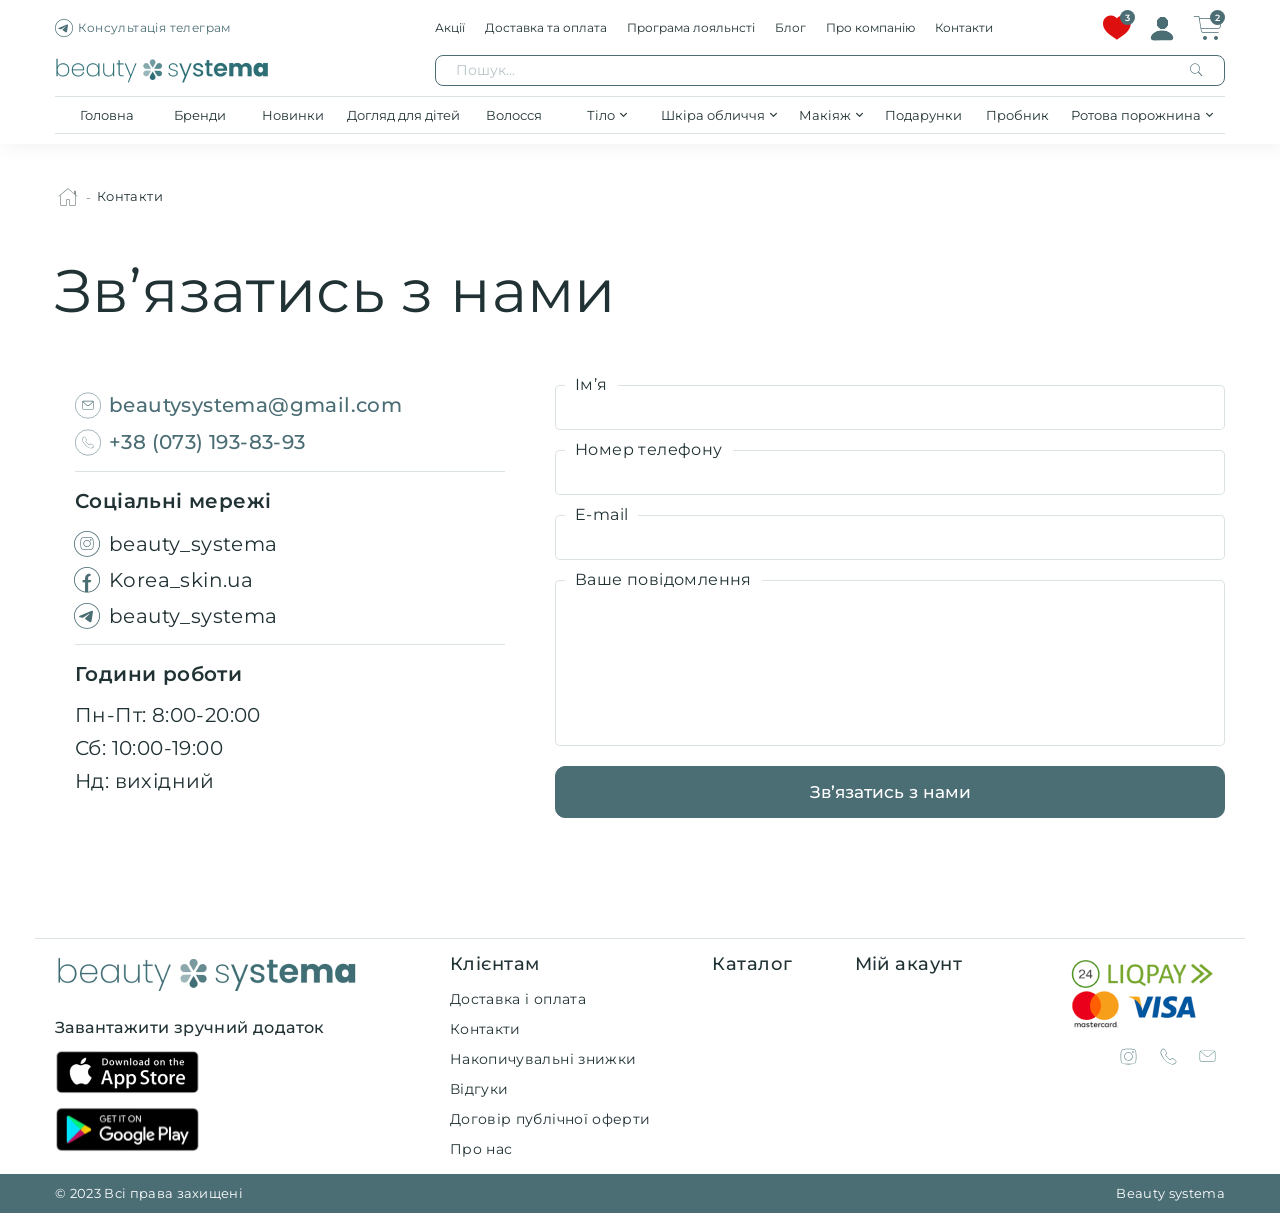
<file: contacts.html>
<!DOCTYPE html>
<html lang="en">

<head>
    <meta charset="UTF-8">
    <meta http-equiv="X-UA-Compatible" content="IE=edge">
    <meta name="viewport" content="width=device-width, initial-scale=1, maximum-scale=1">
    <link rel="preconnect" href="https://fonts.googleapis.com">
    <link rel="preconnect" href="https://fonts.gstatic.com" crossorigin>
    <link href="https://fonts.googleapis.com/css2?family=Montserrat:wght@300;400;500;600;700&display=swap" rel="stylesheet">
    <link rel="stylesheet" href="./lib/owlcarousel/styles/owl.carousel.min.css">
    <link rel="stylesheet" href="./lib/owlcarousel/styles/owl.theme.default.min.css">
    <link rel="stylesheet" href="./style.css">
    <title>Beauty Systema</title>
</head>

<body>
    <div class="wrapper">
        <header class="header">
            <div class="header-container container">
                <div class="header__main">
                    <div class="header__main-left">
                        <ul class="header__main__list">
                            <li class="header__main__list__item">
                                <a href="#"><span class="icon-user_icon"></span></a>
                            </li>
                            <li class="header__main__list__item">
                                <a href="./favorite list.html">
                                    <span class="icon-favorite_icon"></span>
                                    <div class="header__counter favorite__counter">
                                        <span class="header__counter__value favorite__counter__value">3</span>
                                    </div>
                                </a>
                            </li>
                        </ul>
                    </div>
                    <div class="consultation-tg-link">
                        <a target="_blank" href="https://t.me/nbsofttech">
                            <span class="icon-contacts_tg" style="font-size: 18px;"></span>
                            <span>Консультація телеграм</span>
                        </a>
                    </div>
                    <div class="header__main__logo">
                        <a class="header__main-logo" href="index.html"><img src="./img/logo.png" alt="logo"></a>
                    </div>
                    <div class="header__main-right">
                        <nav class="header__main__nav">
                            <ul class="header__main__nav__list">
                                <li>
                                    <a href="./error_page.html">Акції</a>
                                </li>
                                <li>
                                    <a href="./error_page.html">Доставка та оплата</a>
                                </li>
                                <li>
                                    <a href="./error_page.html">Програма лояльнсті</a>
                                </li>
                                <li>
                                    <a href="./error_page.html">Блог</a>
                                </li>
                                <li>
                                    <a href="./error_page.html">Про компанію</a>
                                </li>
                                <li>
                                    <a href="./contacts.html">Контакти</a>
                                </li>
                            </ul>
                        </nav>
                        <ul class="header__main__list">
                            <li class="header__main__list__item hide-on-mobile">
                                <a href="./favorite list.html" class="favorite has-items">
                                   <span class="icon-favorite_icon"></span>
                                    <span class="icon-favorite_label"></span>
                                    <div class="header__counter favorite__counter">
                                        <span class="header__counter__value favorite__counter__value">3</span>
                                    </div>
                                </a>
                            </li>
                            <li class="header__main__list__item hide-on-mobile">
                                <a href="#"><span class="icon-user_icon authorized"></span></a>
                            </li>
                            <li class="header__main__list__item header__main__list__item-cart">
                                <a href="./cart.html" class="mini-cart-dropdown-link">
                                    <span class="icon-shopping_cart_icon"></span>
                                    <div class="header__counter shopping_cart__counter">
                                        <span class="header__counter__value shopping_cart__counter__value">2</span>
                                    </div>
                                </a>
                                <div class="mini-cart-body">
                                    <ul class="mini-cart-list">
                                        <li class="mini-cart-list__item">
                                            <a href="./product_page.html" class="mini-cart-list__item-product">
                                                <img width="70" height="70" src="./img/popular_2.png" class="product-image" alt="">
                                                <span>Очищуючий гель для проблемної шкіри Acnemy ZITCLEAN</span>
                                             </a>
                                             <div class="mini-cart-list__item-product__total">
                                                <span class="mini-cart-list__item-product-quantity">1</span><span>×</span>
                                                <span class="mini-cart-list__item-product-amount">756.00</span><span>₴</span>
                                            </div>
                                            <!-- <a href="#"class="mini-cart-list__item-product__remove">
                                                <span class="icon-Close"></span>
                                            </a> -->
                                        </li>                                
                                    </ul>
                                    <p class="mini-cart__total">
                                        <strong>Разом:</strong> 
                                        <span class="mini-cart__total-amount">1,064&nbsp;</span><span>₴</span>
                                    </p>
                                    <div class="mini-cart__buttons">
                                        <a href="./cart.html" class="mini-cart__button">
                                            <span>Переглянути кошик</span>
                                            <span class="icon-right-arrow"></span>
                                        </a>
                                        <a href="./cart.html" class="mini-cart__button">
                                            <span>Оформлення замовлення</span>
                                            <span class="icon-right-arrow"></span>
                                        </a>
                                    </div>
                                    <p class="mini-cart__empty-message">Немає товарів у кошику</p>
                                </div>
                            </li>
                            <li class="header__main__list__item burger-menu">
                                <div class="burger-menu-btn">
                                    <div class="burger-menu__icon">
                                        <span></span>
                                    </div>
                                </div>
                            </li>
                        </ul>
                    </div>
                </div>
                <div class="header__search-block">
                    <div class="header__main__logo">
                        <a class="header__main-logo" href="index.html"><img src="./img/logo.png" alt="logo"></a>
                    </div>
                    <form action="#" class="header__main-form search-form">
                        <input class="header__main-input" type="text" placeholder="Пошук..." />
                        <button class="header__main-search"><span class="icon-search_icon"></span></button>
                        <div class="search-results">
                            <div class="search-results__items">
                                <div class="search-result-item">
                                    <a href="#">
                                        <div class="search-result-item__img">
                                            <img src="./img/popular_1.png" alt="">
                                        </div>
                                        <div class="search-result-item__info">
                                            <p class="search-result-item__header">Гідрофільна олія Beauty of Joseon
                                                Ginseng Cleansing Oil, 210 мл</p>
                                            <p class="search-result-item__price">₴745</p>
                                        </div>
                                    </a>
                                </div>
                                <div class="search-result-item">
                                    <a href="#">
                                        <div class="search-result-item__img">
                                            <img src="./img/insta_1.png" alt="">
                                        </div>
                                        <div class="search-result-item__info">
                                            <p class="search-result-item__header">Гідрофільна олія Beauty of Joseon
                                                Ginseng Cleansing Oil, 210 мл</p>
                                            <p class="search-result-item__price">₴745</p>
                                        </div>
                                    </a>
                                </div>
                                <div class="search-result-item">
                                    <a href="#">
                                        <div class="search-result-item__img">
                                            <img src="./img/insta_1.png" alt="">
                                        </div>
                                        <div class="search-result-item__info">
                                            <p class="search-result-item__header">Гідрофільна олія Beauty of Joseon
                                                Ginseng Cleansing Oil, 210 мл</p>
                                            <p class="search-result-item__price">₴745</p>
                                        </div>
                                    </a>
                                </div>
                                <div class="search-result-item">
                                    <a href="#">
                                        <div class="search-result-item__img">
                                            <img src="./img/insta_1.png" alt="">
                                        </div>
                                        <div class="search-result-item__info">
                                            <p class="search-result-item__header">Гідрофільна олія Beauty of Joseon
                                                Ginseng Cleansing Oil, 210 мл</p>
                                            <p class="search-result-item__price">₴745</p>
                                        </div>
                                    </a>
                                </div>
                                <div class="search-result-item">
                                    <a href="#">
                                        <div class="search-result-item__img">
                                            <img src="./img/insta_1.png" alt="">
                                        </div>
                                        <div class="search-result-item__info">
                                            <p class="search-result-item__header">Гідрофільна олія Beauty of Joseon
                                                Ginseng Cleansing Oil, 210 мл</p>
                                            <p class="search-result-item__price">₴745</p>
                                        </div>
                                    </a>
                                </div>
                                <div class="search-result-item">
                                    <a href="#">
                                        <div class="search-result-item__img">
                                            <img src="./img/insta_1.png" alt="">
                                        </div>
                                        <div class="search-result-item__info">
                                            <p class="search-result-item__header">Гідрофільна олія Beauty of Joseon
                                                Ginseng Cleansing Oil, 210 мл</p>
                                            <p class="search-result-item__price">₴745</p>
                                        </div>
                                    </a>
                                </div>
                                <div class="search-result-item">
                                    <a href="#">
                                        <div class="search-result-item__img">
                                            <img src="./img/insta_1.png" alt="">
                                        </div>
                                        <div class="search-result-item__info">
                                            <p class="search-result-item__header">Гідрофільна олія Beauty of Joseon
                                                Ginseng Cleansing Oil, 210 мл</p>
                                            <p class="search-result-item__price">₴745</p>
                                        </div>
                                    </a>
                                </div>
                                <div class="search-result-item">
                                    <a href="#">
                                        <div class="search-result-item__img">
                                            <img src="./img/insta_1.png" alt="">
                                        </div>
                                        <div class="search-result-item__info">
                                            <p class="search-result-item__header">Гідрофільна олія Beauty of Joseon
                                                Ginseng Cleansing Oil, 210 мл</p>
                                            <p class="search-result-item__price">₴745</p>
                                        </div>
                                    </a>
                                </div>
                            </div>
                            <div class="search-results__button">
                                <a href="#" class="product__card__info__button">Перейти до пошуку</a>
                            </div>
                        </div>
                    </form>
                </div>
                <nav class="header__nav">
                    <ul class="header__nav__list">
                        <li class="header__nav-link">
                            <a href="./index.html">Головна</a>
                        </li>
                        <li class="header__nav-link">
                            <a href="./categoris.html">Бренди</a>
                        </li>
                        <li class="header__nav-link">
                            <a href="./categoris new.html">Новинки</a>
                        </li>
                        <li class="header__nav-link">
                            <a href="./categoris.html">Догляд для дітей</a>
                        </li>
                        <li class="header__nav-link">
                            <a href="./error_page.html">Волосся</a>
                        </li>
                        <li class="header__nav-link">
                            <a class="dropdown-link hover-dropdown" href="./error_page.html">
                                <span>Тіло</span>
                                <span class="icon-arrow_down arrow_down"></span>
                            </a>
                            <div class="header__submenu__list">
                                <ul>
                                    <li><a href="./categoris.html"><span>Усі засоби</span><span
                                                class="icon-arrow_down arrow_down submenu__arrow"></span></a></li>
                                    <li class="has-submenu">
                                        <a href="./error_page.html">
                                            <span>Догляд за обличчям</span>
                                            <span class="icon-arrow_down arrow_down submenu__arrow"></span>
                                        </a>
                                        <ul class="header__second-submenu__list">
                                            <li><a href="./error_page.html">111111111111</a></li>
                                            <li><a href="./error_page.html">111111111111</a></li>
                                            <li><a href="./error_page.html">111111111111</a></li>
                                        </ul>
                                    </li>
                                    <li class="has-submenu">
                                        <a href="./error_page.html">
                                            <span>Догляд за обличчям</span>
                                            <span class="icon-arrow_down arrow_down submenu__arrow"></span>
                                        </a>
                                        <ul class="header__second-submenu__list">
                                            <li><a href="./error_page.html">111111111111</a></li>
                                            <li><a href="./error_page.html">111111111111</a></li>
                                            <li><a href="./error_page.html">111111111111</a></li>
                                        </ul>
                                    </li>
                                    <li><a href="./categoris.html"><span>Область навколо очей</span><span
                                                class="icon-arrow_down arrow_down submenu__arrow"></span></a></li>
                                    <li><a href="./categoris.html"><span>Шия та декольте</span><span
                                                class="icon-arrow_down arrow_down submenu__arrow"></span></a></li>
                                    <li><a href="./categoris.html"><span>Брови та вії</span><span
                                                class="icon-arrow_down arrow_down submenu__arrow"></span></a></li>
                                    <li><a href="./categoris.html"><span>Губи</span><span
                                                class="icon-arrow_down arrow_down submenu__arrow"></span></a></li>
                                    <li><a href="./categoris.html"><span>SPF та автозасмага</span><span
                                                class="icon-arrow_down arrow_down submenu__arrow"></span></a></li>
                                    <li><a href="./categoris.html"><span>Спеціальний догляд</span><span
                                                class="icon-arrow_down arrow_down submenu__arrow"></span></a></li>
                                </ul>
                                <img src="./img/sublist_img.png" alt="img">
                            </div>
                        </li>
                        <li class="header__nav-link">
                            <a class="dropdown-link hover-dropdown" href="#">
                                <span>Шкіра обличчя</span>
                                <span class="icon-arrow_down arrow_down"></span>
                            </a>
                            <div class="header__submenu__list">
                                <ul>
                                    <li><a href="./categoris.html"><span>Усі засоби</span><span
                                                class="icon-arrow_down arrow_down submenu__arrow"></span></a></li>
                                    <li><a href="./categoris.html"><span>Догляд за обличчям</span><span
                                                class="icon-arrow_down arrow_down submenu__arrow"></span></a></li>
                                    <li><a href="./categoris.html"><span>Область навколо очей</span><span
                                                class="icon-arrow_down arrow_down submenu__arrow"></span></a></li>
                                    <li><a href="./categoris.html"><span>Шия та декольте</span><span
                                                class="icon-arrow_down arrow_down submenu__arrow"></span></a></li>
                                    <li><a href="./categoris.html"><span>Брови та вії</span><span
                                                class="icon-arrow_down arrow_down submenu__arrow"></span></a></li>
                                    <li><a href="./categoris.html"><span>Губи</span><span
                                                class="icon-arrow_down arrow_down submenu__arrow"></span></a></li>
                                    <li><a href="./categoris.html"><span>SPF та автозасмага</span><span
                                                class="icon-arrow_down arrow_down submenu__arrow"></span></a></li>
                                    <li><a href="./categoris.html"><span>Спеціальний догляд</span><span
                                                class="icon-arrow_down arrow_down submenu__arrow"></span></a></li>
                                </ul>
                                <img src="./img/categories_carousel_img2.png" alt="img">
                            </div>
                        </li>
                        <li class="header__nav-link">
                            <a class="dropdown-link hover-dropdown" href="./categoris.html">
                                <span>Макіяж</span>
                                <span class="icon-arrow_down arrow_down"></span>
                            </a>
                            <div class="header__submenu__list">
                                <ul>
                                    <li><a href="./categoris.html"><span>Усі засоби</span><span
                                                class="icon-arrow_down arrow_down submenu__arrow"></span></a></li>
                                    <li><a href="./categoris.html"><span>Догляд за обличчям</span><span
                                                class="icon-arrow_down arrow_down submenu__arrow"></span></a></li>
                                    <li><a href="./categoris.html"><span>Область навколо очей</span><span
                                                class="icon-arrow_down arrow_down submenu__arrow"></span></a></li>
                                    <li><a href="./categoris.html"><span>Шия та декольте</span><span
                                                class="icon-arrow_down arrow_down submenu__arrow"></span></a></li>
                                    <li><a href="./categoris.html"><span>Брови та вії</span><span
                                                class="icon-arrow_down arrow_down submenu__arrow"></span></a></li>
                                    <li><a href="./categoris.html"><span>Губи</span><span
                                                class="icon-arrow_down arrow_down submenu__arrow"></span></a></li>
                                    <li><a href="./categoris.html"><span>SPF та автозасмага</span><span
                                                class="icon-arrow_down arrow_down submenu__arrow"></span></a></li>
                                    <li><a href="./categoris.html"><span>Спеціальний догляд</span><span
                                                class="icon-arrow_down arrow_down submenu__arrow"></span></a></li>
                                </ul>
                                <img src="./img/sublist_img.png" alt="img">
                            </div>
                        </li>
                        <li class="header__nav-link">
                            <a href="./error_page.html">Подарунки</a>
                        </li>
                        <li class="header__nav-link">
                            <a href="./error_page.html">Пробник</a>
                        </li>
                        <li class="header__nav-link">
                            <a class="dropdown-link hover-dropdown" href="#">
                                <span>Ротова порожнина</span>
                                <span class="icon-arrow_down arrow_down"></span>
                            </a>
                            <div class="header__submenu__list">
                                <ul>
                                    <li><a href="./categoris.html"><span>Усі засоби</span><span
                                                class="icon-arrow_down arrow_down submenu__arrow"></span></a></li>
                                    <li><a href="./categoris.html"><span>Догляд за обличчям</span><span
                                                class="icon-arrow_down arrow_down submenu__arrow"></span></a></li>
                                    <li><a href="./categoris.html"><span>Область навколо очей</span><span
                                                class="icon-arrow_down arrow_down submenu__arrow"></span></a></li>
                                    <li><a href="./categoris.html"><span>Шия та декольте</span><span
                                                class="icon-arrow_down arrow_down submenu__arrow"></span></a></li>
                                    <li><a href="./categoris.html"><span>Брови та вії</span><span
                                                class="icon-arrow_down arrow_down submenu__arrow"></span></a></li>
                                    <li><a href="./categoris.html"><span>Губи</span><span
                                                class="icon-arrow_down arrow_down submenu__arrow"></span></a></li>
                                    <li><a href="./categoris.html"><span>SPF та автозасмага</span><span
                                                class="icon-arrow_down arrow_down submenu__arrow"></span></a></li>
                                    <li><a href="./categoris.html"><span>Спеціальний догляд</span><span
                                                class="icon-arrow_down arrow_down submenu__arrow"></span></a></li>
                                </ul>
                                <img src="./img/sublist_img.png" alt="img">
                            </div>
                        </li>
                    </ul>
                    <ul class="header__main__nav__list">
                        <li>
                            <a href="./error_page.html">Акції</a>
                        </li>
                        <li>
                            <a href="./error_page.html">Доставка та оплата</a>
                        </li>
                        <li>
                            <a href="./error_page.html">Програма лояльнсті</a>
                        </li>
                        <li>
                            <a href="./error_page.html">Блог</a>
                        </li>
                        <li>
                            <a href="./error_page.html">Про компанію</a>
                        </li>
                        <li>
                            <a href="./contacts.html">Контакти</a>
                        </li>
                    </ul>
                    <div class="header-contacts">
                        <h4>Зв’язатись з нами</h4>
                        <a href="tel:+38073938393">+38 (073) 193 83 93</a>
                        <a href="mailto:beautysystema@gmail.com">beautysystema@gmail.com</a>
                        <div class="header-social">
                            <a href="#"><img src="./img/Instagram_icon.svg" alt=""></a>
                            <a href="#"><img src="./img/Phone_icon.svg" alt=""></a>
                            <a href="#"><img src="./img/Letter_icon.svg" alt=""></a>
                        </div>
                    </div>

                </nav>
            </div>
        </header>
        <main class="main" >
            <ol class="breadcrumb container">
                <li class="breadcrumb-item"><a href="#"><span class="icon-Home-Page"></span></a></li>
                <li class="breadcrumb-item active">Контакти</li>
            </ol>
            <div class="container contacts">
                <div class="contacts-title">
                    <h2 class="title">Зв’язатись з нами</h2> 
                </div>
                <div class="contacts__content">
                    <div class="contacts__content__left">
                        <div class="contacts__list main">
                            <ul>
                                <li>
                                    <a href="mailto:beautysystema@gmail.com">
                                        <svg width="26" height="27" viewBox="0 0 26 27" fill="none" xmlns="http://www.w3.org/2000/svg">
                                            <rect x="0.25" y="0.75" width="25.5" height="25.5" rx="12.75" stroke="#4B6D74" stroke-width="0.5" />
                                            <path
                                                d="M12.0001 13.0288L8.11083 9.53972C8.2814 9.43645 8.4817 9.37501 8.69843 9.37501H17.3014C17.5178 9.37501 17.7178 9.43622 17.8882 9.53917L13.9991 13.0289L13.9991 13.0289C13.4397 13.531 12.5595 13.531 12.0001 13.0289L12.0001 13.0288ZM8.69843 8.85001C7.79491 8.85001 7.0499 9.54565 7.0499 10.4125V15.9375C7.0499 16.8044 7.79491 17.5 8.69843 17.5H17.3014C18.2049 17.5 18.9499 16.8044 18.9499 15.9375V10.4125C18.9499 9.54565 18.2049 8.85001 17.3014 8.85001H8.69843ZM14.3699 13.4138L18.2687 9.91547C18.356 10.0636 18.4058 10.2326 18.4058 10.4125V15.9375C18.4058 16.5042 17.9158 16.975 17.3014 16.975H8.69843C8.08405 16.975 7.59402 16.5042 7.59402 15.9375V10.4125C7.59402 10.2326 7.64353 10.0636 7.7305 9.91552L11.6299 13.4138C12.0149 13.7593 12.5078 13.9314 12.9999 13.9314C13.492 13.9314 13.9849 13.7593 14.3699 13.4138Z"
                                                fill="#4B6D74" stroke-width="0.2" />
                                        </svg>
                                        <span>beautysystema@gmail.com</span>
                                    </a>
                                </li>
                                <li>
                                    <a href="tel:+380731938393">
                                        <svg width="26" height="27" viewBox="0 0 26 27" fill="none" xmlns="http://www.w3.org/2000/svg">
                                            <rect x="0.25" y="0.75" width="25.5" height="25.5" rx="12.75" stroke="#4B6D74" stroke-width="0.5" />
                                            <path
                                                d="M18.3301 16.2718C18.799 16.5934 18.9773 17.2051 18.7547 17.7264C18.5173 18.282 18.0275 18.9175 17.0183 19.2004C16.682 19.2946 16.2878 19.35 15.8258 19.35C12.8063 19.35 9.91317 15.7743 9.78123 15.6097C9.00875 14.6566 8.63276 14.099 7.56531 12.1309C6.54481 10.2499 7.6999 8.68786 7.90624 8.46991C8.17013 8.19143 8.5147 7.92859 8.79744 7.7851C9.6979 7.32845 10.2515 8.17613 10.2515 8.17613L11.5497 10.2506C12.1106 11.0044 11.3946 11.7362 11.3946 11.7362L11.1195 12.0191C11.1195 12.0191 10.7207 12.3887 11.1195 12.7403L13.8708 15.5693C14.0501 15.7532 14.3338 15.7692 14.5312 15.6067L15.1562 15.0929C15.5517 14.7675 16.1 14.7434 16.5213 15.032L18.3301 16.2718ZM15.8262 19.0103C17.4951 19.0103 18.1754 18.2381 18.4518 17.59C18.6102 17.2201 18.4816 16.7849 18.1466 16.555L16.3377 15.3153C16.0368 15.1089 15.6449 15.1266 15.3629 15.3588L14.7379 15.8726C14.4092 16.1432 13.9356 16.1167 13.637 15.8097L10.8857 12.9807C10.3695 12.5495 10.7293 11.9392 10.8857 11.7787L11.1609 11.4958C11.434 11.2149 11.4806 10.7688 11.2713 10.4346L9.97303 8.36008C9.85001 8.16321 9.54512 7.96667 9.20187 8.04148C8.76173 8.1377 8.5319 8.38252 8.24685 8.65862C7.96444 8.932 6.9962 10.1605 7.86127 11.8912C9.06761 14.3044 9.27198 14.3669 9.77925 15.0895C10.3652 15.7512 11.1281 16.7502 12.8318 17.8974C13.7653 18.5258 14.8129 19.0103 15.8262 19.0103Z"
                                                fill="#4B6D74" />
                                        </svg>
                                        <span>+38 (073) 193-83-93</span>
                                    </a>
                                </li>
                            </ul>
                        </div>
                        <div class="contacts__list social">
                            <h3 class="contacts__list__title">Соціальні мережі</h3>
                            <ul>
                                <li>
                                    <a href="#">
                                        <span class="icon-contacts_insta contacts-icon"></span>
                                        <span>beauty_systema</span>
                                    </a>
                                </li>
                                <li>
                                    <a href="#">
                                        <span class="icon-contacts_fb contacts-icon"></span>
                                        <span>Korea_skin.ua</span>
                                    </a>
                                </li>
                                <li>
                                    <a href="#">
                                        <span class="icon-contacts_tg contacts-icon"></span>
                                        <span>beauty_systema</span>
                                    </a>
                                </li>
                            </ul>
                        </div>
                        <div class="contacts__list work-hours">
                            <h3 class="contacts__list__title">Години роботи</h3>
                            <ul>
                                <li>Пн-Пт: 8:00-20:00</li>
                                <li>Сб: 10:00-19:00</li>
                                <li>Нд: вихідний</li>
                            </ul>
                        </div>
                    </div>
                    <div class="contacts__content__right">
                        <form class="contacts__form">
                            <div class="contacts__form__input-block">
                                <p class="contacts__form__lable">Ім’я</p>
                                <input type="text" name="user_name">
                            </div>
                            <div class="contacts__form__input-block">
                                <p class="contacts__form__lable">Номер телефону</p>
                                <input type="phone" name="user_phone" maxlength="13">
                            </div>
                            <div class="contacts__form__input-block">
                                <p class="contacts__form__lable">E-mail</p>
                                <input type="email" name="user_email">
                            </div>
                            <div class="contacts__form__input-block message">
                                <p class="contacts__form__lable">Ваше повідомлення</p>
                                <textarea name="user_message" ></textarea>
                            </div>
                            <button class="contacts__form__btn product__card__info__button">Зв’язатись з нами</button>
                        </form>
                    </div>
                </div>
            </div>
        </main>
        <footer class="footer">
            <div class="footer-main container">
                <div class="footer-main__side left">
                    <a class="footer-logo" href="index.html">
                        <img src="./img/logo_footer.png" alt="logo" width="302" height="37">
                    </a>
                    <div class="footer-download-app__block">
                        <h3>Завантажити зручний додаток</h3>
                        <div class="footer-download-app">
                            <a href="#">
                                <img src="./img/footer_down-app_1.png" alt="" width="146" height="47">
                            </a>
                            <a href="#">
                                <img src="./img/footer_down-app_2.png" alt="" width="146" height="47">
                            </a>
                        </div>
                    </div>
                </div>
                <div class="footer-main__side center">
                    <div class="accordion">
                        <div class="accordion__item">
                            <div class="accordion__title">
                                <span class="accordion__title-text">Клієнтам</span>
                                <div class="accordion__arrow accordion__rotate"><img src="./img/arrow_down.svg" alt="" class="accordion__arrow-item"></div>
                            </div>
                            <div class="accordion__content">
                               <ul>
                                <li><a href="#">Доставка і оплата</a></li>
                                <li><a href="#">Контакти</a></li>
                                <li><a href="#">Накопичувальні знижки</a></li>
                                <li><a href="#">Відгуки</a></li>
                                <li><a href="#">Договір публічної оферти</a></li>
                                <li><a href="#">Про нас</a></li>
                               </ul>
                            </div>
                        </div>
                        <div class="accordion__item">
                            <div class="accordion__title">
                                <span class="accordion__title-text">Каталог</span>
                                <div class="accordion__arrow"><img src="./img/arrow_down.svg" alt="" class="accordion__arrow-item"></div>
                            </div>
                            <div class="accordion__content">
                               <ul>
                                <li><a href="#"></a></li>
                               </ul>
                            </div>
                        </div>
                        <div class="accordion__item">
                            <div class="accordion__title">
                                <span class="accordion__title-text">Мій акаунт</span>
                                <div class="accordion__arrow"><img src="./img/arrow_down.svg" alt="" class="accordion__arrow-item"></div>
                            </div>
                            <div class="accordion__content">
                               <ul>
                                <li><a href="#"></a></li>
                               </ul>
                            </div>
                        </div>
                    </div>
                </div>
                <div class="footer-download-app__block mobile">
                    <h3>Завантажити зручний додаток</h3>
                    <div class="footer-download-app">
                        <a href="#">
                            <img src="./img/footer_down-app_1.png" alt="" width="146" height="47">
                        </a>
                        <a href="#">
                            <img src="./img/footer_down-app_2.png" alt="" width="146" height="47">
                        </a>
                    </div>
                </div>
                <div class="footer-main__side right">
                    <img src="./img/footer_right_1.png" alt="logo" width="170" height="80">
                    <div class="footer-social">
                        <a href="#"><img src="./img/Instagram_icon.svg" alt=""></span></a>
                        <a href="#"><img src="./img/Phone_icon.svg" alt=""></span></a>
                        <a href="#"><img src="./img/Letter_icon.svg" alt=""></span></a>
                    </div>
                </div>
            </div>
            <div class="footer-line">
                <div class="footer-line-container container">
                    <span>© 2023 Всі права захищені</span>
                    <span>Beauty systema</span>
                </div>
            </div>
        </footer>
    </div>
    <script src="./lib/jquery.min.js"></script>
    <script src="./lib/owlcarousel/js/owl.carousel.min.js"></script>
    <script src="./js/main.js"></script>    
</body>



</html>
</file>
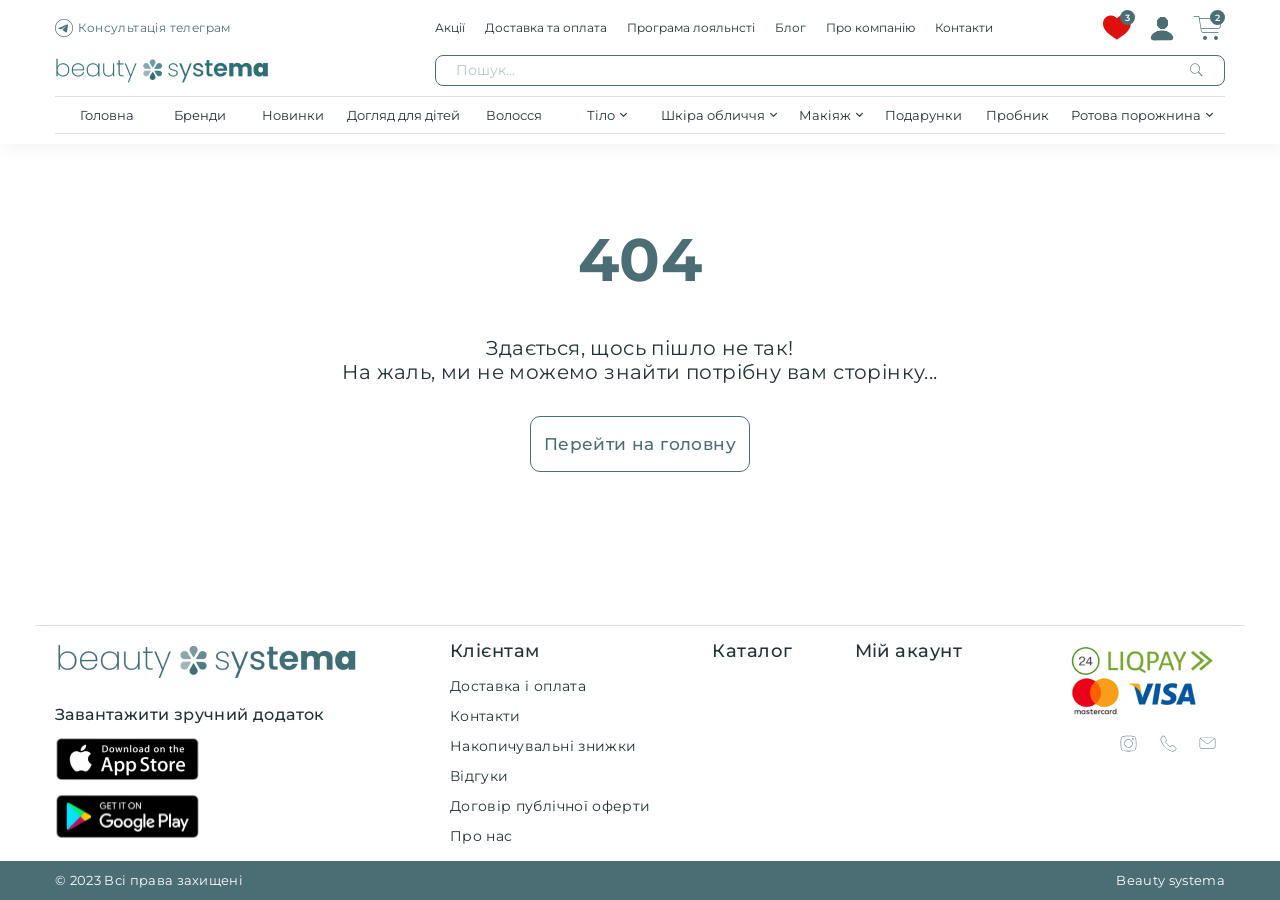
<file: error_page.html>
<!doctype html>
<html lang="uk">

<head>
    <meta charset="UTF-8">
    <meta http-equiv="X-UA-Compatible" content="IE=edge">
    <meta name="viewport" content="width=device-width, initial-scale=1, maximum-scale=1">
    <link rel="preconnect" href="https://fonts.googleapis.com">
<link rel="preconnect" href="https://fonts.gstatic.com" crossorigin>
<link href="https://fonts.googleapis.com/css2?family=Montserrat:wght@300;400;500;600;700&display=swap" rel="stylesheet">
    <link rel="stylesheet" href="./lib/owlcarousel/styles/owl.carousel.min.css">
    <link rel="stylesheet" href="./lib/owlcarousel/styles/owl.theme.default.min.css">
    <link rel="stylesheet" href="./style.css">
    <title>Beauty Systema</title>
</head>

<body>
    <div class="wrapper">
        <header class="header">
            <div class="header-container container">
                <div class="header__main">
                    <div class="header__main-left">
                        <ul class="header__main__list">
                            <li class="header__main__list__item">
                                <a href="#"><span class="icon-user_icon"></span></a>
                            </li>
                            <li class="header__main__list__item">
                                <a href="./favorite list.html">
                                    <span class="icon-favorite_icon"></span>
                                    <div class="header__counter favorite__counter">
                                        <span class="header__counter__value favorite__counter__value">3</span>
                                    </div>
                                </a>
                            </li>
                        </ul>
                    </div>
                    <div class="consultation-tg-link">
                        <a target="_blank" href="https://t.me/nbsofttech">
                            <span class="icon-contacts_tg" style="font-size: 18px;"></span>
                            <span>Консультація телеграм</span>
                        </a>
                    </div>
                    <div class="header__main__logo">
                        <a class="header__main-logo" href="index.html"><img src="./img/logo.png" alt="logo"></a>
                    </div>
                    <div class="header__main-right">
                        <nav class="header__main__nav">
                            <ul class="header__main__nav__list">
                                <li>
                                    <a href="./error_page.html">Акції</a>
                                </li>
                                <li>
                                    <a href="./error_page.html">Доставка та оплата</a>
                                </li>
                                <li>
                                    <a href="./error_page.html">Програма лояльнсті</a>
                                </li>
                                <li>
                                    <a href="./error_page.html">Блог</a>
                                </li>
                                <li>
                                    <a href="./error_page.html">Про компанію</a>
                                </li>
                                <li>
                                    <a href="./contacts.html">Контакти</a>
                                </li>
                            </ul>
                        </nav>
                        <ul class="header__main__list">
                            <li class="header__main__list__item hide-on-mobile">
                                <a href="./favorite list.html" class="favorite has-items">
                                   <span class="icon-favorite_icon"></span>
                                    <span class="icon-favorite_label"></span>
                                    <div class="header__counter favorite__counter">
                                        <span class="header__counter__value favorite__counter__value">3</span>
                                    </div>
                                </a>
                            </li>
                            <li class="header__main__list__item hide-on-mobile">
                                <a href="#"><span class="icon-user_icon authorized"></span></a>
                            </li>
                            <li class="header__main__list__item header__main__list__item-cart">
                                <a href="./cart.html" class="mini-cart-dropdown-link">
                                    <span class="icon-shopping_cart_icon"></span>
                                    <div class="header__counter shopping_cart__counter">
                                        <span class="header__counter__value shopping_cart__counter__value">2</span>
                                    </div>
                                </a>
                                <div class="mini-cart-body">
                                    <ul class="mini-cart-list">
                                        <li class="mini-cart-list__item">
                                            <a href="./product_page.html" class="mini-cart-list__item-product">
                                                <img width="70" height="70" src="./img/popular_2.png" class="product-image" alt="">
                                                <span>Очищуючий гель для проблемної шкіри Acnemy ZITCLEAN</span>
                                             </a>
                                             <div class="mini-cart-list__item-product__total">
                                                <span class="mini-cart-list__item-product-quantity">1</span><span>×</span>
                                                <span class="mini-cart-list__item-product-amount">756.00</span><span>₴</span>
                                            </div>
                                            <!-- <a href="#"class="mini-cart-list__item-product__remove">
                                                <span class="icon-Close"></span>
                                            </a> -->
                                        </li>                                
                                    </ul>
                                    <p class="mini-cart__total">
                                        <strong>Разом:</strong> 
                                        <span class="mini-cart__total-amount">1,064&nbsp;</span><span>₴</span>
                                    </p>
                                    <div class="mini-cart__buttons">
                                        <a href="./cart.html" class="mini-cart__button">
                                            <span>Переглянути кошик</span>
                                            <span class="icon-right-arrow"></span>
                                        </a>
                                        <a href="./cart.html" class="mini-cart__button">
                                            <span>Оформлення замовлення</span>
                                            <span class="icon-right-arrow"></span>
                                        </a>
                                    </div>
                                    <p class="mini-cart__empty-message">Немає товарів у кошику</p>
                                </div>
                            </li>
                            <li class="header__main__list__item burger-menu">
                                <div class="burger-menu-btn">
                                    <div class="burger-menu__icon">
                                        <span></span>
                                    </div>
                                </div>
                            </li>
                        </ul>
                    </div>
                </div>
                <div class="header__search-block">
                    <div class="header__main__logo">
                        <a class="header__main-logo" href="index.html"><img src="./img/logo.png" alt="logo"></a>
                    </div>
                    <form action="#" class="header__main-form search-form">
                        <input class="header__main-input" type="text" placeholder="Пошук..." />
                        <button class="header__main-search"><span class="icon-search_icon"></span></button>
                        <div class="search-results">
                            <div class="search-results__items">
                                <div class="search-result-item">
                                    <a href="#">
                                        <div class="search-result-item__img">
                                            <img src="./img/popular_1.png" alt="">
                                        </div>
                                        <div class="search-result-item__info">
                                            <p class="search-result-item__header">Гідрофільна олія Beauty of Joseon
                                                Ginseng Cleansing Oil, 210 мл</p>
                                            <p class="search-result-item__price">₴745</p>
                                        </div>
                                    </a>
                                </div>
                                <div class="search-result-item">
                                    <a href="#">
                                        <div class="search-result-item__img">
                                            <img src="./img/insta_1.png" alt="">
                                        </div>
                                        <div class="search-result-item__info">
                                            <p class="search-result-item__header">Гідрофільна олія Beauty of Joseon
                                                Ginseng Cleansing Oil, 210 мл</p>
                                            <p class="search-result-item__price">₴745</p>
                                        </div>
                                    </a>
                                </div>
                                <div class="search-result-item">
                                    <a href="#">
                                        <div class="search-result-item__img">
                                            <img src="./img/insta_1.png" alt="">
                                        </div>
                                        <div class="search-result-item__info">
                                            <p class="search-result-item__header">Гідрофільна олія Beauty of Joseon
                                                Ginseng Cleansing Oil, 210 мл</p>
                                            <p class="search-result-item__price">₴745</p>
                                        </div>
                                    </a>
                                </div>
                                <div class="search-result-item">
                                    <a href="#">
                                        <div class="search-result-item__img">
                                            <img src="./img/insta_1.png" alt="">
                                        </div>
                                        <div class="search-result-item__info">
                                            <p class="search-result-item__header">Гідрофільна олія Beauty of Joseon
                                                Ginseng Cleansing Oil, 210 мл</p>
                                            <p class="search-result-item__price">₴745</p>
                                        </div>
                                    </a>
                                </div>
                                <div class="search-result-item">
                                    <a href="#">
                                        <div class="search-result-item__img">
                                            <img src="./img/insta_1.png" alt="">
                                        </div>
                                        <div class="search-result-item__info">
                                            <p class="search-result-item__header">Гідрофільна олія Beauty of Joseon
                                                Ginseng Cleansing Oil, 210 мл</p>
                                            <p class="search-result-item__price">₴745</p>
                                        </div>
                                    </a>
                                </div>
                                <div class="search-result-item">
                                    <a href="#">
                                        <div class="search-result-item__img">
                                            <img src="./img/insta_1.png" alt="">
                                        </div>
                                        <div class="search-result-item__info">
                                            <p class="search-result-item__header">Гідрофільна олія Beauty of Joseon
                                                Ginseng Cleansing Oil, 210 мл</p>
                                            <p class="search-result-item__price">₴745</p>
                                        </div>
                                    </a>
                                </div>
                                <div class="search-result-item">
                                    <a href="#">
                                        <div class="search-result-item__img">
                                            <img src="./img/insta_1.png" alt="">
                                        </div>
                                        <div class="search-result-item__info">
                                            <p class="search-result-item__header">Гідрофільна олія Beauty of Joseon
                                                Ginseng Cleansing Oil, 210 мл</p>
                                            <p class="search-result-item__price">₴745</p>
                                        </div>
                                    </a>
                                </div>
                                <div class="search-result-item">
                                    <a href="#">
                                        <div class="search-result-item__img">
                                            <img src="./img/insta_1.png" alt="">
                                        </div>
                                        <div class="search-result-item__info">
                                            <p class="search-result-item__header">Гідрофільна олія Beauty of Joseon
                                                Ginseng Cleansing Oil, 210 мл</p>
                                            <p class="search-result-item__price">₴745</p>
                                        </div>
                                    </a>
                                </div>
                            </div>
                            <div class="search-results__button">
                                <a href="#" class="product__card__info__button">Перейти до пошуку</a>
                            </div>
                        </div>
                    </form>
                </div>
                <nav class="header__nav">
                    <ul class="header__nav__list">
                        <li class="header__nav-link">
                            <a href="./index.html">Головна</a>
                        </li>
                        <li class="header__nav-link">
                            <a href="./categoris.html">Бренди</a>
                        </li>
                        <li class="header__nav-link">
                            <a href="./categoris new.html">Новинки</a>
                        </li>
                        <li class="header__nav-link">
                            <a href="./categoris.html">Догляд для дітей</a>
                        </li>
                        <li class="header__nav-link">
                            <a href="./error_page.html">Волосся</a>
                        </li>
                        <li class="header__nav-link">
                            <a class="dropdown-link hover-dropdown" href="./error_page.html">
                                <span>Тіло</span>
                                <span class="icon-arrow_down arrow_down"></span>
                            </a>
                            <div class="header__submenu__list">
                                <ul>
                                    <li><a href="./categoris.html"><span>Усі засоби</span><span
                                                class="icon-arrow_down arrow_down submenu__arrow"></span></a></li>
                                    <li class="has-submenu">
                                        <a href="./error_page.html">
                                            <span>Догляд за обличчям</span>
                                            <span class="icon-arrow_down arrow_down submenu__arrow"></span>
                                        </a>
                                        <ul class="header__second-submenu__list">
                                            <li><a href="./error_page.html">111111111111</a></li>
                                            <li><a href="./error_page.html">111111111111</a></li>
                                            <li><a href="./error_page.html">111111111111</a></li>
                                        </ul>
                                    </li>
                                    <li class="has-submenu">
                                        <a href="./error_page.html">
                                            <span>Догляд за обличчям</span>
                                            <span class="icon-arrow_down arrow_down submenu__arrow"></span>
                                        </a>
                                        <ul class="header__second-submenu__list">
                                            <li><a href="./error_page.html">111111111111</a></li>
                                            <li><a href="./error_page.html">111111111111</a></li>
                                            <li><a href="./error_page.html">111111111111</a></li>
                                        </ul>
                                    </li>
                                    <li><a href="./categoris.html"><span>Область навколо очей</span><span
                                                class="icon-arrow_down arrow_down submenu__arrow"></span></a></li>
                                    <li><a href="./categoris.html"><span>Шия та декольте</span><span
                                                class="icon-arrow_down arrow_down submenu__arrow"></span></a></li>
                                    <li><a href="./categoris.html"><span>Брови та вії</span><span
                                                class="icon-arrow_down arrow_down submenu__arrow"></span></a></li>
                                    <li><a href="./categoris.html"><span>Губи</span><span
                                                class="icon-arrow_down arrow_down submenu__arrow"></span></a></li>
                                    <li><a href="./categoris.html"><span>SPF та автозасмага</span><span
                                                class="icon-arrow_down arrow_down submenu__arrow"></span></a></li>
                                    <li><a href="./categoris.html"><span>Спеціальний догляд</span><span
                                                class="icon-arrow_down arrow_down submenu__arrow"></span></a></li>
                                </ul>
                                <img src="./img/sublist_img.png" alt="img">
                            </div>
                        </li>
                        <li class="header__nav-link">
                            <a class="dropdown-link hover-dropdown" href="#">
                                <span>Шкіра обличчя</span>
                                <span class="icon-arrow_down arrow_down"></span>
                            </a>
                            <div class="header__submenu__list">
                                <ul>
                                    <li><a href="./categoris.html"><span>Усі засоби</span><span
                                                class="icon-arrow_down arrow_down submenu__arrow"></span></a></li>
                                    <li><a href="./categoris.html"><span>Догляд за обличчям</span><span
                                                class="icon-arrow_down arrow_down submenu__arrow"></span></a></li>
                                    <li><a href="./categoris.html"><span>Область навколо очей</span><span
                                                class="icon-arrow_down arrow_down submenu__arrow"></span></a></li>
                                    <li><a href="./categoris.html"><span>Шия та декольте</span><span
                                                class="icon-arrow_down arrow_down submenu__arrow"></span></a></li>
                                    <li><a href="./categoris.html"><span>Брови та вії</span><span
                                                class="icon-arrow_down arrow_down submenu__arrow"></span></a></li>
                                    <li><a href="./categoris.html"><span>Губи</span><span
                                                class="icon-arrow_down arrow_down submenu__arrow"></span></a></li>
                                    <li><a href="./categoris.html"><span>SPF та автозасмага</span><span
                                                class="icon-arrow_down arrow_down submenu__arrow"></span></a></li>
                                    <li><a href="./categoris.html"><span>Спеціальний догляд</span><span
                                                class="icon-arrow_down arrow_down submenu__arrow"></span></a></li>
                                </ul>
                                <img src="./img/categories_carousel_img2.png" alt="img">
                            </div>
                        </li>
                        <li class="header__nav-link">
                            <a class="dropdown-link hover-dropdown" href="./categoris.html">
                                <span>Макіяж</span>
                                <span class="icon-arrow_down arrow_down"></span>
                            </a>
                            <div class="header__submenu__list">
                                <ul>
                                    <li><a href="./categoris.html"><span>Усі засоби</span><span
                                                class="icon-arrow_down arrow_down submenu__arrow"></span></a></li>
                                    <li><a href="./categoris.html"><span>Догляд за обличчям</span><span
                                                class="icon-arrow_down arrow_down submenu__arrow"></span></a></li>
                                    <li><a href="./categoris.html"><span>Область навколо очей</span><span
                                                class="icon-arrow_down arrow_down submenu__arrow"></span></a></li>
                                    <li><a href="./categoris.html"><span>Шия та декольте</span><span
                                                class="icon-arrow_down arrow_down submenu__arrow"></span></a></li>
                                    <li><a href="./categoris.html"><span>Брови та вії</span><span
                                                class="icon-arrow_down arrow_down submenu__arrow"></span></a></li>
                                    <li><a href="./categoris.html"><span>Губи</span><span
                                                class="icon-arrow_down arrow_down submenu__arrow"></span></a></li>
                                    <li><a href="./categoris.html"><span>SPF та автозасмага</span><span
                                                class="icon-arrow_down arrow_down submenu__arrow"></span></a></li>
                                    <li><a href="./categoris.html"><span>Спеціальний догляд</span><span
                                                class="icon-arrow_down arrow_down submenu__arrow"></span></a></li>
                                </ul>
                                <img src="./img/sublist_img.png" alt="img">
                            </div>
                        </li>
                        <li class="header__nav-link">
                            <a href="./error_page.html">Подарунки</a>
                        </li>
                        <li class="header__nav-link">
                            <a href="./error_page.html">Пробник</a>
                        </li>
                        <li class="header__nav-link">
                            <a class="dropdown-link hover-dropdown" href="#">
                                <span>Ротова порожнина</span>
                                <span class="icon-arrow_down arrow_down"></span>
                            </a>
                            <div class="header__submenu__list">
                                <ul>
                                    <li><a href="./categoris.html"><span>Усі засоби</span><span
                                                class="icon-arrow_down arrow_down submenu__arrow"></span></a></li>
                                    <li><a href="./categoris.html"><span>Догляд за обличчям</span><span
                                                class="icon-arrow_down arrow_down submenu__arrow"></span></a></li>
                                    <li><a href="./categoris.html"><span>Область навколо очей</span><span
                                                class="icon-arrow_down arrow_down submenu__arrow"></span></a></li>
                                    <li><a href="./categoris.html"><span>Шия та декольте</span><span
                                                class="icon-arrow_down arrow_down submenu__arrow"></span></a></li>
                                    <li><a href="./categoris.html"><span>Брови та вії</span><span
                                                class="icon-arrow_down arrow_down submenu__arrow"></span></a></li>
                                    <li><a href="./categoris.html"><span>Губи</span><span
                                                class="icon-arrow_down arrow_down submenu__arrow"></span></a></li>
                                    <li><a href="./categoris.html"><span>SPF та автозасмага</span><span
                                                class="icon-arrow_down arrow_down submenu__arrow"></span></a></li>
                                    <li><a href="./categoris.html"><span>Спеціальний догляд</span><span
                                                class="icon-arrow_down arrow_down submenu__arrow"></span></a></li>
                                </ul>
                                <img src="./img/sublist_img.png" alt="img">
                            </div>
                        </li>
                    </ul>
                    <ul class="header__main__nav__list">
                        <li>
                            <a href="./error_page.html">Акції</a>
                        </li>
                        <li>
                            <a href="./error_page.html">Доставка та оплата</a>
                        </li>
                        <li>
                            <a href="./error_page.html">Програма лояльнсті</a>
                        </li>
                        <li>
                            <a href="./error_page.html">Блог</a>
                        </li>
                        <li>
                            <a href="./error_page.html">Про компанію</a>
                        </li>
                        <li>
                            <a href="./contacts.html">Контакти</a>
                        </li>
                    </ul>
                    <div class="header-contacts">
                        <h4>Зв’язатись з нами</h4>
                        <a href="tel:+38073938393">+38 (073) 193 83 93</a>
                        <a href="mailto:beautysystema@gmail.com">beautysystema@gmail.com</a>
                        <div class="header-social">
                            <a href="#"><img src="./img/Instagram_icon.svg" alt=""></a>
                            <a href="#"><img src="./img/Phone_icon.svg" alt=""></a>
                            <a href="#"><img src="./img/Letter_icon.svg" alt=""></a>
                        </div>
                    </div>

                </nav>
            </div>
        </header>
        <main class="main">
                <div class="error-page container">
                    <h1 class="title">404</h1>
                    <p class="error-page-text">Здається, щось пішло не так! <br> На жаль, ми не можемо знайти потрібну вам сторінку...</p>
                    <div class="error-page__btn">
                        <a href="/index.html">Перейти на головну</a>
                    </div>
                </div>
        </main>
        <footer class="footer">
            <div class="footer-main container">
                <div class="footer-main__side left">
                    <a class="footer-logo" href="index.html">
                        <img src="./img/logo_footer.png" alt="logo" width="302" height="37">
                    </a>
                    <div class="footer-download-app__block">
                        <h3>Завантажити зручний додаток</h3>
                        <div class="footer-download-app">
                            <a href="#">
                                <img src="./img/footer_down-app_1.png" alt="" width="146" height="47">
                            </a>
                            <a href="#">
                                <img src="./img/footer_down-app_2.png" alt="" width="146" height="47">
                            </a>
                        </div>
                    </div>
                </div>
                <div class="footer-main__side center">
                    <div class="accordion">
                        <div class="accordion__item">
                            <div class="accordion__title">
                                <span class="accordion__title-text">Клієнтам</span>
                                <div class="accordion__arrow accordion__rotate"><img src="./img/arrow_down.svg" alt="" class="accordion__arrow-item"></div>
                            </div>
                            <div class="accordion__content">
                               <ul>
                                <li><a href="#">Доставка і оплата</a></li>
                                <li><a href="#">Контакти</a></li>
                                <li><a href="#">Накопичувальні знижки</a></li>
                                <li><a href="#">Відгуки</a></li>
                                <li><a href="#">Договір публічної оферти</a></li>
                                <li><a href="#">Про нас</a></li>
                               </ul>
                            </div>
                        </div>
                        <div class="accordion__item">
                            <div class="accordion__title">
                                <span class="accordion__title-text">Каталог</span>
                                <div class="accordion__arrow"><img src="./img/arrow_down.svg" alt="" class="accordion__arrow-item"></div>
                            </div>
                            <div class="accordion__content">
                               <ul>
                                <li><a href="#"></a></li>
                               </ul>
                            </div>
                        </div>
                        <div class="accordion__item">
                            <div class="accordion__title">
                                <span class="accordion__title-text">Мій акаунт</span>
                                <div class="accordion__arrow"><img src="./img/arrow_down.svg" alt="" class="accordion__arrow-item"></div>
                            </div>
                            <div class="accordion__content">
                               <ul>
                                <li><a href="#"></a></li>
                               </ul>
                            </div>
                        </div>
                    </div>
                </div>
                <div class="footer-download-app__block mobile">
                    <h3>Завантажити зручний додаток</h3>
                    <div class="footer-download-app">
                        <a href="#">
                            <img src="./img/footer_down-app_1.png" alt="" width="146" height="47">
                        </a>
                        <a href="#">
                            <img src="./img/footer_down-app_2.png" alt="" width="146" height="47">
                        </a>
                    </div>
                </div>
                <div class="footer-main__side right">
                    <img src="./img/footer_right_1.png" alt="logo" width="170" height="80">
                    <div class="footer-social">
                        <a href="#"><img src="./img/Instagram_icon.svg" alt=""></span></a>
                        <a href="#"><img src="./img/Phone_icon.svg" alt=""></span></a>
                        <a href="#"><img src="./img/Letter_icon.svg" alt=""></span></a>
                    </div>
                </div>
            </div>
            <div class="footer-line">
                <div class="footer-line-container container">
                    <span>© 2023 Всі права захищені</span>
                    <span>Beauty systema</span>
                </div>
            </div>
        </footer>
    </div>
    <script src="./lib/jquery.min.js"></script>
    <script src="./lib/owlcarousel/js/owl.carousel.min.js"></script>
    <script src="./js/main.js"></script>
</body>

</html>
</file>
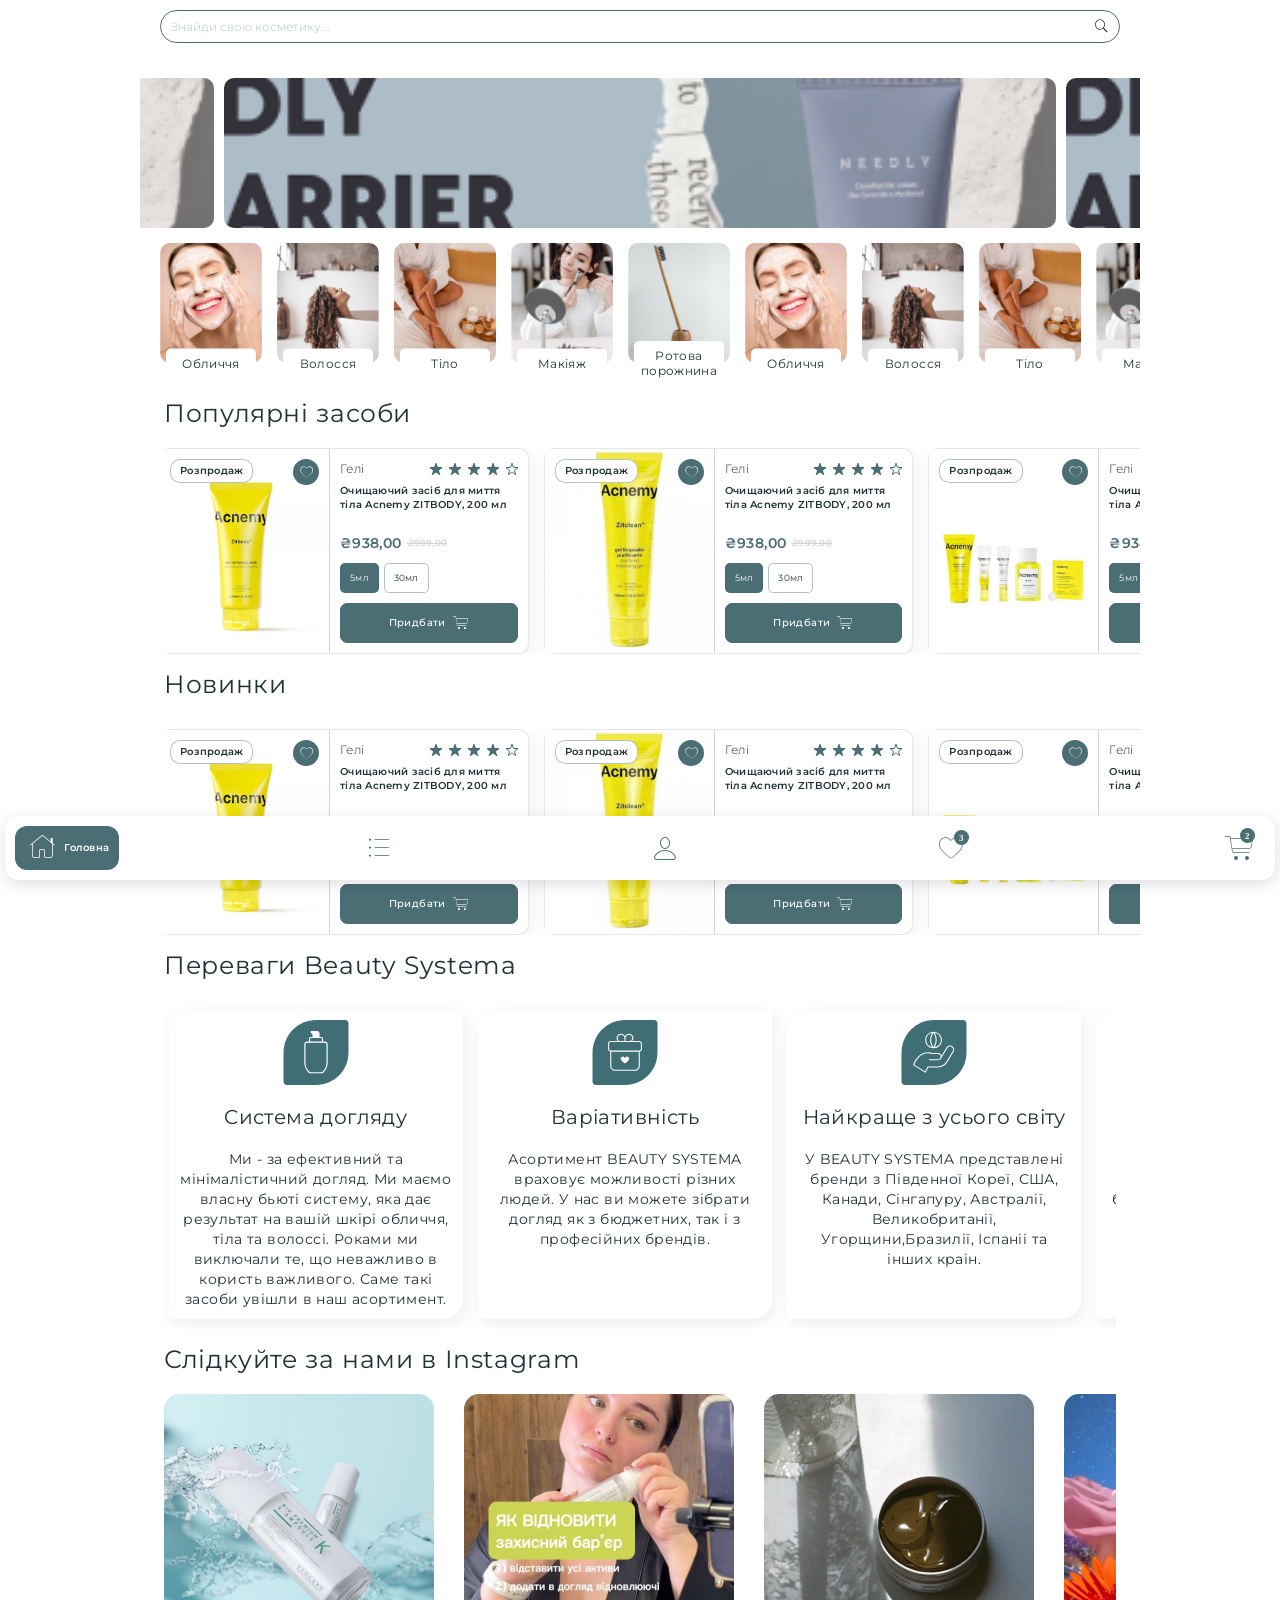
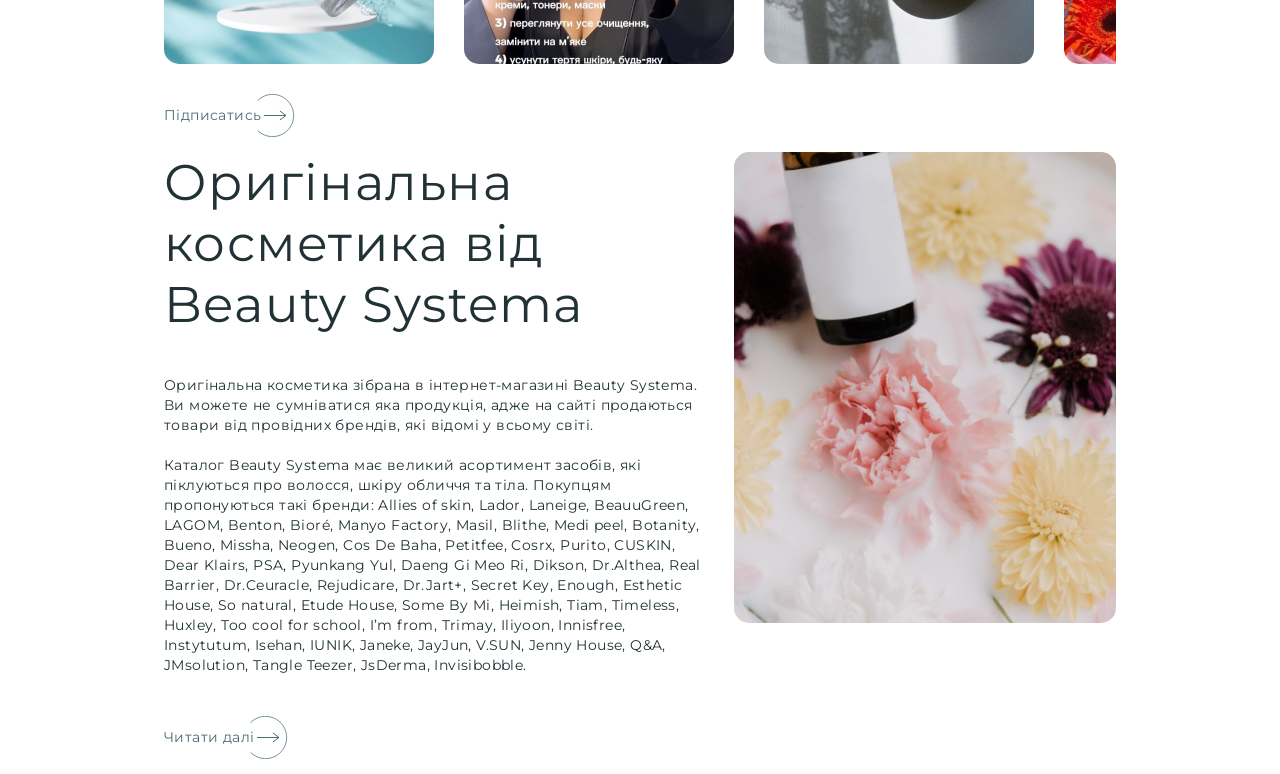
<file: index_app.html>
<!DOCTYPE html>
<html lang="en">

<head>
    <meta charset="UTF-8">
    <meta http-equiv="X-UA-Compatible" content="IE=edge">
    <meta name="viewport" content="width=device-width, initial-scale=1, maximum-scale=1">
    <link rel="preconnect" href="https://fonts.googleapis.com">
<link rel="preconnect" href="https://fonts.gstatic.com" crossorigin>
<link href="https://fonts.googleapis.com/css2?family=Montserrat:wght@300;400;500;600;700&display=swap" rel="stylesheet">
    <link rel="stylesheet" href="./lib/owlcarousel/styles/owl.carousel.min.css">
    <link rel="stylesheet" href="./lib/owlcarousel/styles/owl.theme.default.min.css">
    <link rel="stylesheet" href="./style_app.css">
    <title>Beauty Systema</title>
</head>

<body>
    <div class="wrapper">
        <header class="header">
            <div class="header-container">
                <div class="header__main">
                    <div class="header__main__content">
                        <ul class="header__main__list">
                            <li class="header__main__list__item">
                                <a href="#" class="menu-item active">
                                    <span class="icon-Home-Page"></span>
                                    <span class="menu-title">Головна</span>
                                </a>
                            </li>
                            <li class="header__main__list__item burger-menu">
                                <div class="burger-menu-btn menu-item">
                                    <span class="icon-catalog_icon"></span>
                                    <span class="menu-title">Каталог</span>
                                </div>
                            </li>
                            <li class="header__main__list__item">
                                <a href="#" class="menu-item">
                                    <span class="icon-user_icon"></span>
                                    <span class="menu-title">Профіль</span>
                                </a>
                            </li>
                            <li class="header__main__list__item">
                                <a href="#" class="menu-item">
                                    <div class="icon-favorite_icon">
                                        <div class="header__counter favorite__counter">
                                            <span class="header__counter__value favorite__counter__value">3</span>
                                        </div>
                                    </div>
                                    <span class="menu-title">Обране</span>
                                </a>
                            </li>
                            <li class="header__main__list__item">
                                <a href="#" class="menu-item">
                                    <div class="icon-shopping_cart_icon">
                                        <div class="header__counter shopping_cart__counter">
                                            <span class="header__counter__value shopping_cart__counter__value">2</span>
                                        </div>
                                    </div>
                                    
                                    <span class="menu-title">Кошик</span>
                                </a>
                            </li>
                        </ul>
                    </div>
                    
                </div>
                <form action="#" class="header__main-form search-form">
                    <input class="header__main-input" type="text" placeholder="Знайди свою косметику..." />
                    <button class="header__main-search"><span class="icon-search_icon"></span></button>
                    <div class="search-results">
                        <div class="search-result-item"><a href="#"></a>
                        </div>
                    </div>
                </form>
                <nav class="header__nav">
                    <ul class="header__nav__list">
                        <li class="header__nav-link">
                            <a class="dropdown-link hover-dropdown" href="#">
                                <div class="catalog__item__img"><img src="./img/app_catalog_1.png" alt="img"></div>
                                <div class="catalog__item__title">
                                    <h4>Новинки</h4>
                                    <p>Всі товари</p>
                                </div>
                            </a>
                            <div class="header__submenu__list">
                                <ul>
                                    <li><a href="#"><span>Усі засоби</span><img src="./img/arrow_down.svg" alt="" class="submenu__arrow"></a></li>
                                    <li><a href="#"><span>Догляд за обличчям</span><img src="./img/arrow_down.svg" alt="" class="submenu__arrow"></a></li>
                                    <li><a href="#"><span>Область навколо очей</span><img src="./img/arrow_down.svg" alt="" class="submenu__arrow"></a></li>
                                    <li><a href="#"><span>Шия та декольте</span><img src="./img/arrow_down.svg" alt="" class="submenu__arrow"></a></li>
                                    <li><a href="#"><span>Брови та вії</span><img src="./img/arrow_down.svg" alt="" class="submenu__arrow"></a></li>
                                    <li><a href="#"><span>Губи</span><img src="./img/arrow_down.svg" alt="" class="submenu__arrow"></a></li>
                                    <li><a href="#"><span>SPF та автозасмага</span><img src="./img/arrow_down.svg" alt="" class="submenu__arrow"></a></li>
                                    <li><a href="#"><span>Спеціальний догляд</span><img src="./img/arrow_down.svg" alt="" class="submenu__arrow"></a></li>
                                </ul>
                            </div>
                        </li>
                        <li class="header__nav-link">
                            <a class="dropdown-link hover-dropdown" href="#">
                                <div class="catalog__item__img"><img src="./img/app_catalog_2.png" alt="img"></div>
                               <div class="catalog__item__title">
                                    <h4>Обличчя</h4>
                                    <p>Всі товари</p>
                               </div>
                            </a>
                            <div class="header__submenu__list">
                                <ul>
                                    <li><a href="#"><span>Усі засоби</span><img src="./img/arrow_down.svg" alt="" class="submenu__arrow"></a></li>
                                    <li><a href="#"><span>Догляд за обличчям</span><img src="./img/arrow_down.svg" alt="" class="submenu__arrow"></a></li>
                                    <li><a href="#"><span>Область навколо очей</span><img src="./img/arrow_down.svg" alt="" class="submenu__arrow"></a></li>
                                    <li><a href="#"><span>Шия та декольте</span><img src="./img/arrow_down.svg" alt="" class="submenu__arrow"></a></li>
                                    <li><a href="#"><span>Брови та вії</span><img src="./img/arrow_down.svg" alt="" class="submenu__arrow"></a></li>
                                    <li><a href="#"><span>Губи</span><img src="./img/arrow_down.svg" alt="" class="submenu__arrow"></a></li>
                                    <li><a href="#"><span>SPF та автозасмага</span><img src="./img/arrow_down.svg" alt="" class="submenu__arrow"></a></li>
                                    <li><a href="#"><span>Спеціальний догляд</span><img src="./img/arrow_down.svg" alt="" class="submenu__arrow"></a></li>
                                </ul>
                            </div>
                        </li>
                        <li class="header__nav-link">
                            <a class="dropdown-link hover-dropdown" href="#">
                                <div class="catalog__item__img"><img src="./img/app_catalog_3.png" alt="img"></div>
                               <div class="catalog__item__title">
                                    <h4>Догляд за волоссям</h4>
                                    <p>Всі товари</p>
                               </div>
                            </a>
                            <div class="header__submenu__list">
                                <ul>
                                    <li><a href="#"><span>Усі засоби</span><img src="./img/arrow_down.svg" alt="" class="submenu__arrow"></a></li>
                                    <li><a href="#"><span>Догляд за обличчям</span><img src="./img/arrow_down.svg" alt="" class="submenu__arrow"></a></li>
                                    <li><a href="#"><span>Область навколо очей</span><img src="./img/arrow_down.svg" alt="" class="submenu__arrow"></a></li>
                                    <li><a href="#"><span>Шия та декольте</span><img src="./img/arrow_down.svg" alt="" class="submenu__arrow"></a></li>
                                    <li><a href="#"><span>Брови та вії</span><img src="./img/arrow_down.svg" alt="" class="submenu__arrow"></a></li>
                                    <li><a href="#"><span>Губи</span><img src="./img/arrow_down.svg" alt="" class="submenu__arrow"></a></li>
                                    <li><a href="#"><span>SPF та автозасмага</span><img src="./img/arrow_down.svg" alt="" class="submenu__arrow"></a></li>
                                    <li><a href="#"><span>Спеціальний догляд</span><img src="./img/arrow_down.svg" alt="" class="submenu__arrow"></a></li>
                                </ul>
                            </div>
                        </li>
                        <li class="header__nav-link">
                            <a class="dropdown-link hover-dropdown" href="#">
                                <div class="catalog__item__img"><img src="./img/app_catalog_4.png" alt="img"></div>
                               <div class="catalog__item__title">
                                    <h4>Догляд за тілом</h4>
                                    <p>Всі товари</p>
                               </div>
                            </a>
                            <div class="header__submenu__list">
                                <ul>
                                    <li><a href="#"><span>Усі засоби</span><img src="./img/arrow_down.svg" alt="" class="submenu__arrow"></a></li>
                                    <li><a href="#"><span>Догляд за обличчям</span><img src="./img/arrow_down.svg" alt="" class="submenu__arrow"></a></li>
                                    <li><a href="#"><span>Область навколо очей</span><img src="./img/arrow_down.svg" alt="" class="submenu__arrow"></a></li>
                                    <li><a href="#"><span>Шия та декольте</span><img src="./img/arrow_down.svg" alt="" class="submenu__arrow"></a></li>
                                    <li><a href="#"><span>Брови та вії</span><img src="./img/arrow_down.svg" alt="" class="submenu__arrow"></a></li>
                                    <li><a href="#"><span>Губи</span><img src="./img/arrow_down.svg" alt="" class="submenu__arrow"></a></li>
                                    <li><a href="#"><span>SPF та автозасмага</span><img src="./img/arrow_down.svg" alt="" class="submenu__arrow"></a></li>
                                    <li><a href="#"><span>Спеціальний догляд</span><img src="./img/arrow_down.svg" alt="" class="submenu__arrow"></a></li>
                                </ul>
                            </div>
                        </li>
                        <li class="header__nav-link">
                            <a class="dropdown-link hover-dropdown" href="#">
                                <div class="catalog__item__img"><img src="./img/app_catalog_5.png" alt="img"></div>
                               <div class="catalog__item__title">
                                    <h4>Догляд для дітей</h4>
                                    <p>Всі товари</p>
                               </div>
                            </a>
                            <div class="header__submenu__list">
                                <ul>
                                    <li><a href="#"><span>Усі засоби</span><img src="./img/arrow_down.svg" alt="" class="submenu__arrow"></a></li>
                                    <li><a href="#"><span>Догляд за обличчям</span><img src="./img/arrow_down.svg" alt="" class="submenu__arrow"></a></li>
                                    <li><a href="#"><span>Область навколо очей</span><img src="./img/arrow_down.svg" alt="" class="submenu__arrow"></a></li>
                                    <li><a href="#"><span>Шия та декольте</span><img src="./img/arrow_down.svg" alt="" class="submenu__arrow"></a></li>
                                    <li><a href="#"><span>Брови та вії</span><img src="./img/arrow_down.svg" alt="" class="submenu__arrow"></a></li>
                                    <li><a href="#"><span>Губи</span><img src="./img/arrow_down.svg" alt="" class="submenu__arrow"></a></li>
                                    <li><a href="#"><span>SPF та автозасмага</span><img src="./img/arrow_down.svg" alt="" class="submenu__arrow"></a></li>
                                    <li><a href="#"><span>Спеціальний догляд</span><img src="./img/arrow_down.svg" alt="" class="submenu__arrow"></a></li>
                                </ul>
                            </div>
                        </li>
                        <li class="header__nav-link">
                            <a class="dropdown-link hover-dropdown" href="#">
                                <div class="catalog__item__img"><img src="./img/app_catalog_6.png" alt="img"></div>
                               <div class="catalog__item__title">
                                    <h4>Макіяж</h4>
                                    <p>Всі товари</p>
                               </div>
                            </a>
                            <div class="header__submenu__list">
                                <ul>
                                    <li><a href="#"><span>Усі засоби</span><img src="./img/arrow_down.svg" alt="" class="submenu__arrow"></a></li>
                                    <li><a href="#"><span>Догляд за обличчям</span><img src="./img/arrow_down.svg" alt="" class="submenu__arrow"></a></li>
                                    <li><a href="#"><span>Область навколо очей</span><img src="./img/arrow_down.svg" alt="" class="submenu__arrow"></a></li>
                                    <li><a href="#"><span>Шия та декольте</span><img src="./img/arrow_down.svg" alt="" class="submenu__arrow"></a></li>
                                    <li><a href="#"><span>Брови та вії</span><img src="./img/arrow_down.svg" alt="" class="submenu__arrow"></a></li>
                                    <li><a href="#"><span>Губи</span><img src="./img/arrow_down.svg" alt="" class="submenu__arrow"></a></li>
                                    <li><a href="#"><span>SPF та автозасмага</span><img src="./img/arrow_down.svg" alt="" class="submenu__arrow"></a></li>
                                    <li><a href="#"><span>Спеціальний догляд</span><img src="./img/arrow_down.svg" alt="" class="submenu__arrow"></a></li>
                                </ul>
                            </div>
                        </li>
                        <li class="header__nav-link">
                            <a class="dropdown-link hover-dropdown" href="#">
                                <div class="catalog__item__img"><img src="./img/app_catalog_7.png" alt="img"></div>
                               <div class="catalog__item__title">
                                    <h4>Бренди</h4>
                                    <p>Всі товари</p>
                               </div>
                            </a>
                            <div class="header__submenu__list">
                                <ul>
                                    <li><a href="#"><span>Усі засоби</span><img src="./img/arrow_down.svg" alt="" class="submenu__arrow"></a></li>
                                    <li><a href="#"><span>Догляд за обличчям</span><img src="./img/arrow_down.svg" alt="" class="submenu__arrow"></a></li>
                                    <li><a href="#"><span>Область навколо очей</span><img src="./img/arrow_down.svg" alt="" class="submenu__arrow"></a></li>
                                    <li><a href="#"><span>Шия та декольте</span><img src="./img/arrow_down.svg" alt="" class="submenu__arrow"></a></li>
                                    <li><a href="#"><span>Брови та вії</span><img src="./img/arrow_down.svg" alt="" class="submenu__arrow"></a></li>
                                    <li><a href="#"><span>Губи</span><img src="./img/arrow_down.svg" alt="" class="submenu__arrow"></a></li>
                                    <li><a href="#"><span>SPF та автозасмага</span><img src="./img/arrow_down.svg" alt="" class="submenu__arrow"></a></li>
                                    <li><a href="#"><span>Спеціальний догляд</span><img src="./img/arrow_down.svg" alt="" class="submenu__arrow"></a></li>
                                </ul>
                            </div>
                        </li>
                        <li class="header__nav-link">
                            <a class="dropdown-link hover-dropdown" href="#">
                                <div class="catalog__item__img"><img src="./img/app_catalog_8.png" alt="img"></div>
                               <div class="catalog__item__title">
                                    <h4>Подарунки</h4>
                                    <p>Всі товари</p>
                               </div>
                            </a>
                            <div class="header__submenu__list">
                                <ul>
                                    <li><a href="#"><span>Усі засоби</span><img src="./img/arrow_down.svg" alt="" class="submenu__arrow"></a></li>
                                    <li><a href="#"><span>Догляд за обличчям</span><img src="./img/arrow_down.svg" alt="" class="submenu__arrow"></a></li>
                                    <li><a href="#"><span>Область навколо очей</span><img src="./img/arrow_down.svg" alt="" class="submenu__arrow"></a></li>
                                    <li><a href="#"><span>Шия та декольте</span><img src="./img/arrow_down.svg" alt="" class="submenu__arrow"></a></li>
                                    <li><a href="#"><span>Брови та вії</span><img src="./img/arrow_down.svg" alt="" class="submenu__arrow"></a></li>
                                    <li><a href="#"><span>Губи</span><img src="./img/arrow_down.svg" alt="" class="submenu__arrow"></a></li>
                                    <li><a href="#"><span>SPF та автозасмага</span><img src="./img/arrow_down.svg" alt="" class="submenu__arrow"></a></li>
                                    <li><a href="#"><span>Спеціальний догляд</span><img src="./img/arrow_down.svg" alt="" class="submenu__arrow"></a></li>
                                </ul>
                            </div>
                        </li>
                        <li class="header__nav-link">
                            <a href="#">
                                <div class="catalog__item__img"><img src="./img/app_catalog_9.png" alt="img"></div>
                               <div class="catalog__item__title">
                                    <h4>Знижки</h4>
                                    <p>Всі товари</p>
                               </div>
                            </a>
                        </li>
                    </ul>
                </nav>
            </div>
        </header>
        <main class="main">
            <div class="slider-banner margin-bottom">
                <div class="banner-carousel owl-carousel owl-theme">
                    <div class="item">
                        <img class="banner__img" src="./img/banner_1_mobile.png" alt="beauty-img">
                    </div>
                    <div class="item">
                        <img class="banner__img" src="./img/banner_1_mobile.png" alt="beauty-img">
                    </div>
                </div>
            </div>
            <div class="block block_categories margin-bottom">
                <div class="slider-categories">
                    <div class="categories-carousel owl-carousel owl-theme">
                        <div class="item">
                            <a href="#">
                                <img src="./img/categories_carousel_img1.png" alt="img">
                                <p>Обличчя</p>
                            </a>
                        </div>
                        <div class="item">
                            <a href="#">
                                <img src="./img/categories_carousel_img2.png" alt="img">
                                <p>Волосся</p>
                            </a>
                        </div>
                        <div class="item">
                            <a href="#">
                                <img src="./img/categories_carousel_img3.png" alt="img">
                                <p>Тіло</p>
                            </a>
                        </div>
                        <div class="item">
                            <a href="#">
                                <img src="./img/categories_carousel_img4.png" alt="img">
                                <p>Макіяж</p>
                            </a>
                        </div>
                        <div class="item">
                            <a href="#">
                                <img src="./img/categories_carousel_img5.png" alt="img">
                                <p>Ротова порожнина</p>
                            </a>
                        </div> 
                        <div class="item">
                            <a href="#">
                                <img src="./img/categories_carousel_img1.png" alt="img">
                                <p>Обличчя</p>
                            </a>
                        </div>
                        <div class="item">
                            <a href="#">
                                <img src="./img/categories_carousel_img2.png" alt="img">
                                <p>Волосся</p>
                            </a>
                        </div>
                        <div class="item">
                            <a href="#">
                                <img src="./img/categories_carousel_img3.png" alt="img">
                                <p>Тіло</p>
                            </a>
                        </div>
                        <div class="item">
                            <a href="#">
                                <img src="./img/categories_carousel_img4.png" alt="img">
                                <p>Макіяж</p>
                            </a>
                        </div>
                        <div class="item">
                            <a href="#">
                                <img src="./img/categories_carousel_img5.png" alt="img">
                                <p>Ротова порожнина</p>
                            </a>
                        </div>                                
                    </div>
                </div>
            </div> 
            <div class="block block_popular margin-bottom">
                <h2 class="title container">Популярні засоби</h2>
                <div class="slider-popular">
                    <div class="popular-carousel owl-carousel owl-theme">
                        <div class="item">
                            <div class="product__card">
                                <a class="product__card__img" href="#">
                                    <img src="./img/popular_1.png" alt="img">
                                    <p class="product__card__lable">Розпродаж</p>
                                    <span class="icon-favorite_icon active"></span>
                                </a>
                                <div class="product__card__info">
                                    <div class="product__card__info__content">
                                        <div class="product__card__info__row">
                                            <p class="product__card__info__description">Гелі</p>
                                            <div class="product__card__info__reviews">
                                                <div class="product__card__info__reviews-satr"></div>
                                                <div class="product__card__info__reviews-satr"></div>
                                                <div class="product__card__info__reviews-satr"></div>
                                                <div class="product__card__info__reviews-satr"></div>
                                                <div class="product__card__info__reviews-satr light-star"></div>
                                            </div>
                                        </div>
                                        <a href="#" class="product__card__info__name">Очищаючий засіб для миття тіла Acnemy ZITBODY, 200 мл</a>
                                    </div>
                                    <div class="product__card__info__price">
                                        <p>₴938,00</p>
                                        <p class="old-price">₴999,00</p>
                                    </div>
                                    <ul class="product__card__info__variants">
                                        <li class="product__card__info__variants-option active"><a href="#">5мл</a></li>
                                        <li class="product__card__info__variants-option"><a href="#">30мл</a></li>
                                    </ul>
                                    <div class="product__card__info__buy-button">
                                        <span>Придбати</span>   
                                        <span class="icon-shopping_cart_icon"></span>
                                    </div>
                                </div>
                            </div>
                        </div>     
                        <div class="item">
                            <div class="product__card">
                                <a class="product__card__img" href="#">
                                    <img src="./img/popular_2.png" alt="img">
                                    <p class="product__card__lable">Розпродаж</p>
                                    <span class="icon-favorite_icon active"></span>
                                </a>
                                <div class="product__card__info">
                                    <div class="product__card__info__content">
                                        <div class="product__card__info__row">
                                            <p class="product__card__info__description">Гелі</p>
                                            <div class="product__card__info__reviews">
                                                <div class="product__card__info__reviews-satr"></div>
                                                <div class="product__card__info__reviews-satr"></div>
                                                <div class="product__card__info__reviews-satr"></div>
                                                <div class="product__card__info__reviews-satr"></div>
                                                <div class="product__card__info__reviews-satr light-star"></div>
                                            </div>
                                        </div>
                                        <a href="#" class="product__card__info__name">Очищаючий засіб для миття тіла Acnemy ZITBODY, 200 мл</a>
                                    </div>
                                    <div class="product__card__info__price">
                                        <p>₴938,00</p>
                                        <p class="old-price">₴999,00</p>
                                    </div>
                                    <ul class="product__card__info__variants">
                                        <li class="product__card__info__variants-option active"><a href="#">5мл</a></li>
                                        <li class="product__card__info__variants-option"><a href="#">30мл</a></li>
                                    </ul>
                                    <div class="product__card__info__buy-button">
                                        <span>Придбати</span>   
                                        <span class="icon-shopping_cart_icon"></span>
                                    </div>
                                </div>
                            </div>
                        </div> 
                        <div class="item">
                            <div class="product__card">
                                <a class="product__card__img" href="#">
                                    <img src="./img/popular_3.png" alt="img">
                                    <p class="product__card__lable">Розпродаж</p>
                                    <span class="icon-favorite_icon active"></span>
                                </a>
                                <div class="product__card__info">
                                    <div class="product__card__info__content">
                                        <div class="product__card__info__row">
                                            <p class="product__card__info__description">Гелі</p>
                                            <div class="product__card__info__reviews">
                                                <div class="product__card__info__reviews-satr"></div>
                                                <div class="product__card__info__reviews-satr"></div>
                                                <div class="product__card__info__reviews-satr"></div>
                                                <div class="product__card__info__reviews-satr"></div>
                                                <div class="product__card__info__reviews-satr light-star"></div>
                                            </div>
                                        </div>
                                        <a href="#" class="product__card__info__name">Очищаючий засіб для миття тіла Acnemy ZITBODY, 200 мл</a>
                                    </div>
                                    <div class="product__card__info__price">
                                        <p>₴938,00</p>
                                        <p class="old-price">₴999,00</p>
                                    </div>
                                    <ul class="product__card__info__variants">
                                        <li class="product__card__info__variants-option active"><a href="#">5мл</a></li>
                                        <li class="product__card__info__variants-option"><a href="#">30мл</a></li>
                                    </ul>
                                    <div class="product__card__info__buy-button">
                                        <span>Придбати</span>   
                                        <span class="icon-shopping_cart_icon"></span>
                                    </div>
                                </div>
                            </div>
                        </div> 
                        <div class="item">
                            <div class="product__card">
                                <a class="product__card__img" href="#">
                                    <img src="./img/popular_4.png" alt="img">
                                    <p class="product__card__lable">Розпродаж</p>
                                    <span class="icon-favorite_icon active"></span>
                                </a>
                                <div class="product__card__info">
                                    <div class="product__card__info__content">
                                        <div class="product__card__info__row">
                                            <p class="product__card__info__description">Гелі</p>
                                            <div class="product__card__info__reviews">
                                                <div class="product__card__info__reviews-satr"></div>
                                                <div class="product__card__info__reviews-satr"></div>
                                                <div class="product__card__info__reviews-satr"></div>
                                                <div class="product__card__info__reviews-satr"></div>
                                                <div class="product__card__info__reviews-satr light-star"></div>
                                            </div>
                                        </div>
                                        <a href="#" class="product__card__info__name">Очищаючий засіб для миття тіла Acnemy ZITBODY, 200 мл</a>
                                    </div>
                                    <div class="product__card__info__price">
                                        <p>₴938,00</p>
                                        <p class="old-price">₴999,00</p>
                                    </div>
                                    <ul class="product__card__info__variants">
                                        <li class="product__card__info__variants-option active"><a href="#">5мл</a></li>
                                        <li class="product__card__info__variants-option"><a href="#">30мл</a></li>
                                    </ul>
                                    <div class="product__card__info__buy-button">
                                        <span>Придбати</span>   
                                        <span class="icon-shopping_cart_icon"></span>
                                    </div>
                                </div>
                            </div>
                        </div> 
                        <div class="item">
                            <div class="product__card">
                                <a class="product__card__img" href="#">
                                    <img src="./img/popular_5.png" alt="img">
                                    <p class="product__card__lable">Розпродаж</p>
                                    <span class="icon-favorite_icon active"></span>
                                </a>
                                <div class="product__card__info">
                                    <div class="product__card__info__content">
                                        <div class="product__card__info__row">
                                            <p class="product__card__info__description">Гелі</p>
                                            <div class="product__card__info__reviews">
                                                <div class="product__card__info__reviews-satr"></div>
                                                <div class="product__card__info__reviews-satr"></div>
                                                <div class="product__card__info__reviews-satr"></div>
                                                <div class="product__card__info__reviews-satr"></div>
                                                <div class="product__card__info__reviews-satr light-star"></div>
                                            </div>
                                        </div>
                                        <a href="#" class="product__card__info__name">Очищаючий засіб для миття тіла Acnemy ZITBODY, 200 мл</a>
                                    </div>
                                    <div class="product__card__info__price">
                                        <p>₴938,00</p>
                                        <p class="old-price">₴999,00</p>
                                    </div>
                                    <ul class="product__card__info__variants">
                                        <li class="product__card__info__variants-option active"><a href="#">5мл</a></li>
                                        <li class="product__card__info__variants-option"><a href="#">30мл</a></li>
                                    </ul>
                                    <div class="product__card__info__buy-button">
                                        <span>Придбати</span>   
                                        <span class="icon-shopping_cart_icon"></span>
                                    </div>
                                </div>
                            </div>
                        </div>   
                    </div>
                </div>
            </div> 
            <div class="block block_new margin-bottom">
                <div class="block_new__title container">
                    <h2 class="title">Новинки</h2>
                </div>
                <div class="slider-new">
                    <div class="new-carousel owl-carousel owl-theme">
                        <div class="item">
                            <div class="product__card">
                                <a class="product__card__img" href="#">
                                    <img src="./img/popular_1.png" alt="img">
                                    <p class="product__card__lable">Розпродаж</p>
                                    <span class="icon-favorite_icon active"></span>
                                </a>
                                <div class="product__card__info">
                                    <div class="product__card__info__content">
                                        <div class="product__card__info__row">
                                            <p class="product__card__info__description">Гелі</p>
                                            <div class="product__card__info__reviews">
                                                <div class="product__card__info__reviews-satr"></div>
                                                <div class="product__card__info__reviews-satr"></div>
                                                <div class="product__card__info__reviews-satr"></div>
                                                <div class="product__card__info__reviews-satr"></div>
                                                <div class="product__card__info__reviews-satr light-star"></div>
                                            </div>
                                        </div>
                                        <a href="#" class="product__card__info__name">Очищаючий засіб для миття тіла Acnemy ZITBODY, 200 мл</a>
                                    </div>
                                    <div class="product__card__info__price">
                                        <p>₴938,00</p>
                                        <p class="old-price">₴999,00</p>
                                    </div>
                                    <ul class="product__card__info__variants">
                                        <li class="product__card__info__variants-option active"><a href="#">5мл</a></li>
                                        <li class="product__card__info__variants-option"><a href="#">30мл</a></li>
                                    </ul>
                                    <div class="product__card__info__buy-button">
                                        <span>Придбати</span>   
                                        <span class="icon-shopping_cart_icon"></span>
                                    </div>
                                </div>
                            </div>
                        </div>     
                        <div class="item">
                            <div class="product__card">
                                <a class="product__card__img" href="#">
                                    <img src="./img/popular_2.png" alt="img">
                                    <p class="product__card__lable">Розпродаж</p>
                                    <span class="icon-favorite_icon active"></span>
                                </a>
                                <div class="product__card__info">
                                    <div class="product__card__info__content">
                                        <div class="product__card__info__row">
                                            <p class="product__card__info__description">Гелі</p>
                                            <div class="product__card__info__reviews">
                                                <div class="product__card__info__reviews-satr"></div>
                                                <div class="product__card__info__reviews-satr"></div>
                                                <div class="product__card__info__reviews-satr"></div>
                                                <div class="product__card__info__reviews-satr"></div>
                                                <div class="product__card__info__reviews-satr light-star"></div>
                                            </div>
                                        </div>
                                        <a href="#" class="product__card__info__name">Очищаючий засіб для миття тіла Acnemy ZITBODY, 200 мл</a>
                                    </div>
                                    <div class="product__card__info__price">
                                        <p>₴938,00</p>
                                        <p class="old-price">₴999,00</p>
                                    </div>
                                    <ul class="product__card__info__variants">
                                        <li class="product__card__info__variants-option active"><a href="#">5мл</a></li>
                                        <li class="product__card__info__variants-option"><a href="#">30мл</a></li>
                                    </ul>
                                    <div class="product__card__info__buy-button">
                                        <span>Придбати</span>   
                                        <span class="icon-shopping_cart_icon"></span>
                                    </div>
                                </div>
                            </div>
                        </div> 
                        <div class="item">
                            <div class="product__card">
                                <a class="product__card__img" href="#">
                                    <img src="./img/popular_3.png" alt="img">
                                    <p class="product__card__lable">Розпродаж</p>
                                    <span class="icon-favorite_icon active"></span>
                                </a>
                                <div class="product__card__info">
                                    <div class="product__card__info__content">
                                        <div class="product__card__info__row">
                                            <p class="product__card__info__description">Гелі</p>
                                            <div class="product__card__info__reviews">
                                                <div class="product__card__info__reviews-satr"></div>
                                                <div class="product__card__info__reviews-satr"></div>
                                                <div class="product__card__info__reviews-satr"></div>
                                                <div class="product__card__info__reviews-satr"></div>
                                                <div class="product__card__info__reviews-satr light-star"></div>
                                            </div>
                                        </div>
                                        <a href="#" class="product__card__info__name">Очищаючий засіб для миття тіла Acnemy ZITBODY, 200 мл</a>
                                    </div>
                                    <div class="product__card__info__price">
                                        <p>₴938,00</p>
                                        <p class="old-price">₴999,00</p>
                                    </div>
                                    <ul class="product__card__info__variants">
                                        <li class="product__card__info__variants-option active"><a href="#">5мл</a></li>
                                        <li class="product__card__info__variants-option"><a href="#">30мл</a></li>
                                    </ul>
                                    <div class="product__card__info__buy-button">
                                        <span>Придбати</span>   
                                        <span class="icon-shopping_cart_icon"></span>
                                    </div>
                                </div>
                            </div>
                        </div> 
                        <div class="item">
                            <div class="product__card">
                                <a class="product__card__img" href="#">
                                    <img src="./img/popular_4.png" alt="img">
                                    <p class="product__card__lable">Розпродаж</p>
                                    <span class="icon-favorite_icon active"></span>
                                </a>
                                <div class="product__card__info">
                                    <div class="product__card__info__content">
                                        <div class="product__card__info__row">
                                            <p class="product__card__info__description">Гелі</p>
                                            <div class="product__card__info__reviews">
                                                <div class="product__card__info__reviews-satr"></div>
                                                <div class="product__card__info__reviews-satr"></div>
                                                <div class="product__card__info__reviews-satr"></div>
                                                <div class="product__card__info__reviews-satr"></div>
                                                <div class="product__card__info__reviews-satr light-star"></div>
                                            </div>
                                        </div>
                                        <a href="#" class="product__card__info__name">Очищаючий засіб для миття тіла Acnemy ZITBODY, 200 мл</a>
                                    </div>
                                    <div class="product__card__info__price">
                                        <p>₴938,00</p>
                                        <p class="old-price">₴999,00</p>
                                    </div>
                                    <ul class="product__card__info__variants">
                                        <li class="product__card__info__variants-option active"><a href="#">5мл</a></li>
                                        <li class="product__card__info__variants-option"><a href="#">30мл</a></li>
                                    </ul>
                                    <div class="product__card__info__buy-button">
                                        <span>Придбати</span>   
                                        <span class="icon-shopping_cart_icon"></span>
                                    </div>
                                </div>
                            </div>
                        </div> 
                        <div class="item">
                            <div class="product__card">
                                <a class="product__card__img" href="#">
                                    <img src="./img/popular_5.png" alt="img">
                                    <p class="product__card__lable">Розпродаж</p>
                                    <span class="icon-favorite_icon active"></span>
                                </a>
                                <div class="product__card__info">
                                    <div class="product__card__info__content">
                                        <div class="product__card__info__row">
                                            <p class="product__card__info__description">Гелі</p>
                                            <div class="product__card__info__reviews">
                                                <div class="product__card__info__reviews-satr"></div>
                                                <div class="product__card__info__reviews-satr"></div>
                                                <div class="product__card__info__reviews-satr"></div>
                                                <div class="product__card__info__reviews-satr"></div>
                                                <div class="product__card__info__reviews-satr light-star"></div>
                                            </div>
                                        </div>
                                        <a href="#" class="product__card__info__name">Очищаючий засіб для миття тіла Acnemy ZITBODY, 200 мл</a>
                                    </div>
                                    <div class="product__card__info__price">
                                        <p>₴938,00</p>
                                        <p class="old-price">₴999,00</p>
                                    </div>
                                    <ul class="product__card__info__variants">
                                        <li class="product__card__info__variants-option active"><a href="#">5мл</a></li>
                                        <li class="product__card__info__variants-option"><a href="#">30мл</a></li>
                                    </ul>
                                    <div class="product__card__info__buy-button">
                                        <span>Придбати</span>   
                                        <span class="icon-shopping_cart_icon"></span>
                                    </div>
                                </div>
                            </div>
                        </div>                        
                    </div>
                </div>
            </div> 
            <div class="block margin-bottom container">
                <h2 class="title">Переваги Beauty Systema</h2>
                <div class="slider-advantages">
                    <div class="advantages-carousel owl-carousel owl-theme">
                        <div class="item">
                            <div class="advantages__block__item">
                                <img src="./img/advantages_1.svg" alt="img">
                                <h3 class="subtitle">Cистема догляду</h3>
                                <p>Ми - за ефективний та мінімалістичний догляд. Ми маємо власну бьюті систему, яка дає результат на вашій
                                    шкірі
                                    обличчя, тіла та волоссі. Роками ми виключали те, що неважливо в користь важливого. Саме такі засоби
                                    увішли в
                                    наш асортимент.</p>
                            </div>
                        </div>  
                        <div class="item">
                            <div class="advantages__block__item">
                                <img src="./img/advantages_2.svg" alt="img">
                                <h3 class="subtitle">Варіативність</h3>
                                <p>Асортимент BEAUTY SYSTEMA враховує можливості різних людей. У нас ви можете зібрати догляд як з
                                    бюджетних, так і
                                    з професійних брендів.</p>
                            </div>
                        </div>    
                        <div class="item">
                            <div class="advantages__block__item">
                                <img src="./img/advantages_3.svg" alt="img">
                                <h3 class="subtitle">Найкраще з усього світу</h3>
                                <p>У BEAUTY SYSTEMA представлені бренди з Південної Кореї, США, Канади, Сінгапуру, Австралії,
                                    Великобританії,
                                    Угорщини,Бразилії, Іспаніі та інших краін.</p>
                            </div>
                        </div>  
                        <div class="item">
                            <div class="advantages__block__item">
                                <img src="./img/advantages_4.svg" alt="img">
                                <h3 class="subtitle">Тільки оригінал</h3>
                                <p>BEAUTY SYSTEMA співпрацює з офіційними представниками брендів і гарантує оригінальність продукції</p>
                            </div>
                        </div>  
                        <div class="item">
                            <div class="advantages__block__item">
                                <img src="./img/advantages_5.svg" alt="img">
                                <h3 class="subtitle">Безкоштовна доставка</h3>
                                <p>від 4000 грн на замовлення одним чеком при повній попередній сплаті.</p>
                            </div>
                        </div>  
                        <div class="item">
                            <div class="advantages__block__item">
                                <img src="./img/advantages_6.svg" alt="img">
                                <h3 class="subtitle">Система лояльності</h3>
                                <p>Накопичуйте власну знижку до -7%! Більше в розділі «Накопичувальна знижка»</p>
                            </div>
                        </div>                     
                    </div>
                </div>
            </div>
            <div class="block margin-bottom container">
                <h2 class="title">Слідкуйте за нами в Instagram</h2>
                <div class="slider-insta">
                    <div class="insta-carousel owl-carousel owl-theme">
                        <div class="item">
                           <a href="#"><img src="./img/insta_1.png" alt=""></a>
                        </div>
                        <div class="item">
                            <a href="#"><img src="./img/insta_2.png" alt=""></a>
                         </div>
                         <div class="item">
                            <a href="#"><img src="./img/insta_3.png" alt=""></a>
                         </div>
                         <div class="item">
                            <a href="#"><img src="./img/insta_4.png" alt=""></a>
                         </div>
                    </div>
                </div>
                <a class="custom-button" href="#">
                    <span>Підписатись</span>
                    <div class="custom-button__arrow">
                        <img src="./img/button_ellipse.svg" alt="img" width="58" height="58">
                    </div>
                </a>
            </div>
            <div class="block description-block margin-bottom container">
                <div class="description-block__content">
                    <img class="description-block__content-img" src="./img/description_1.png" alt="img">
                    <h2 class="title">Оригінальна косметика від Beauty Systema</h2>
                    <p>Оригінальна косметика зібрана в інтернет-магазині Beauty Systema. Ви можете не сумніватися яка продукція, адже на
                        сайті продаються товари від провідних брендів, які відомі у всьому світі.</p>
                    <p class="description-content hide_on_mobile">Каталог Beauty Systema має великий асортимент засобів, які піклуються про волосся, шкіру обличчя та тіла.
                        Покупцям пропонуються такі бренди: Allies of skin, Lador, Laneige, BeauuGreen, LAGOM, Benton, Bioré, Manyo
                        Factory, Masil, Blithe, Medi peel, Botanity, Bueno, Missha, Neogen, Cos De Baha, Petitfee, Cosrx, Purito,
                        CUSKIN, Dear Klairs, PSA, Pyunkang Yul, Daeng Gi Meo Ri, Dikson, Dr.Althea, Real Barrier, Dr.Ceuracle,
                        Rejudicare, Dr.Jart+, Secret Key, Enough, Esthetic House, So natural, Etude House, Some By Mi, Heimish, Tiam,
                        Timeless, Huxley, Too cool for school, I’m from, Trimay, Iliyoon, Innisfree, Instytutum, Isehan, IUNIK, Janeke,
                        JayJun, V.SUN, Jenny House, Q&A, JMsolution, Tangle Teezer, JsDerma, Invisibobble.</p>
                    <p class="description-content hideContent">Каталог Beauty Systema має великий асортимент засобів, які піклуються про волосся, шкіру обличчя та тіла.
                        Покупцям пропонуються такі бренди: Allies of skin, Lador, Laneige, BeauuGreen, LAGOM, Benton, Bioré, Manyo
                        Factory, Masil, Blithe, Medi peel, Botanity, Bueno, Missha, Neogen, Cos De Baha, Petitfee, Cosrx, Purito,
                        CUSKIN, Dear Klairs, PSA, Pyunkang Yul, Daeng Gi Meo Ri, Dikson, Dr.Althea, Real Barrier, Dr.Ceuracle,
                        Rejudicare, Dr.Jart+, Secret Key, Enough, Esthetic House, So natural, Etude House, Some By Mi, Heimish, Tiam,
                        Timeless, Huxley, Too cool for school, I’m from, Trimay, Iliyoon, Innisfree, Instytutum, Isehan, IUNIK, Janeke,
                        JayJun, V.SUN, Jenny House, Q&A, JMsolution, Tangle Teezer, JsDerma, Invisibobble.</p>
                    <a class="custom-button show-more" href="#">
                        <span>Читати далі</span>
                        <div class="custom-button__arrow">
                            <img src="./img/button_ellipse.svg" alt="img" width="58" height="58">
                        </div>
                    </a>
                    <img class="description-block__content-img mobile" src="./img/description_1_mob.png" alt="img">
                </div>
            </div>
        </main>
    </div>
    <script src="./lib/jquery.min.js"></script>
    <script src="./lib/owlcarousel/js/owl.carousel.min.js"></script>
    <script src="./js/main_app.js"></script>
</body>

</html>
</file>
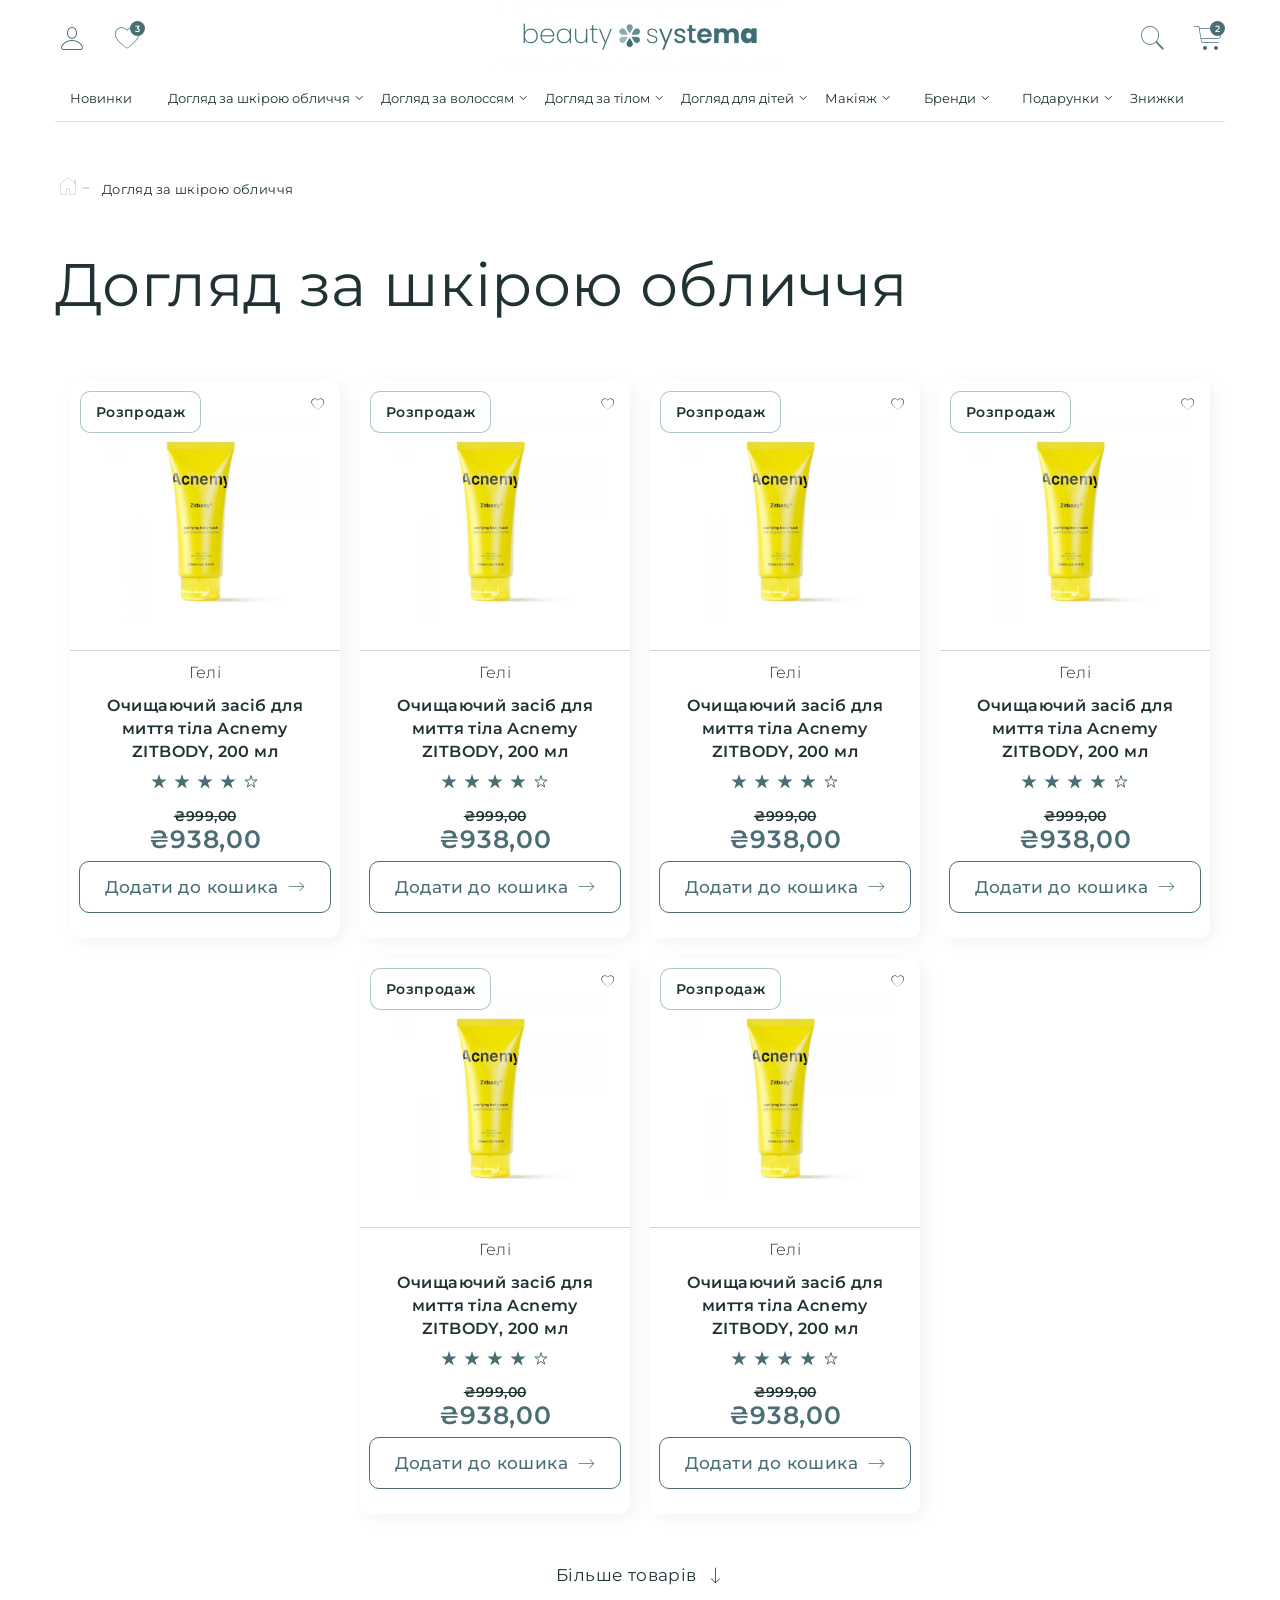
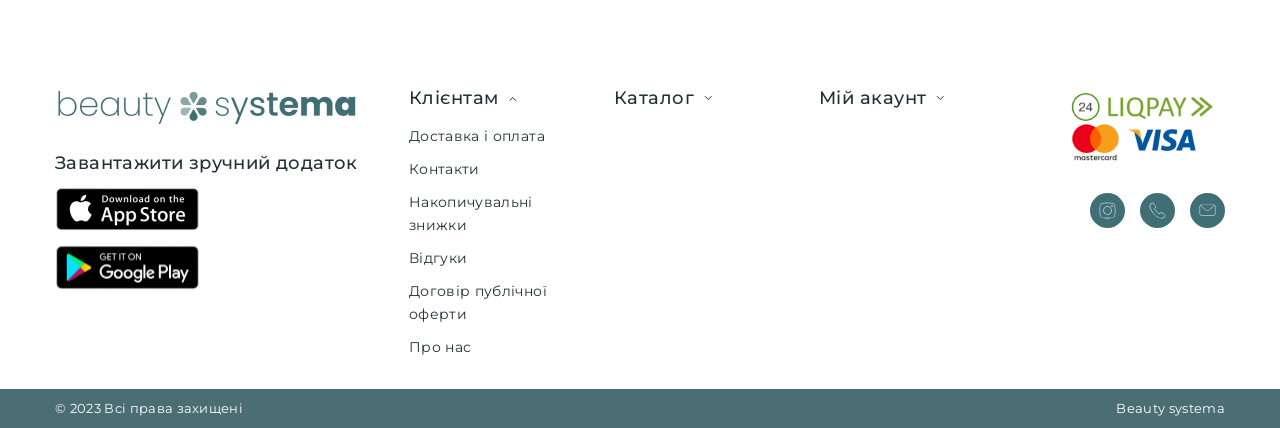
<file: first variant/categoris new.html>
<!DOCTYPE html>
<html lang="en">

<head>
    <meta charset="UTF-8">
    <meta http-equiv="X-UA-Compatible" content="IE=edge">
    <meta name="viewport" content="width=device-width, initial-scale=1, maximum-scale=1">
    <link rel="preconnect" href="https://fonts.googleapis.com">
<link rel="preconnect" href="https://fonts.gstatic.com" crossorigin>
<link href="https://fonts.googleapis.com/css2?family=Montserrat:wght@300;400;500;600;700&display=swap" rel="stylesheet">
    <link rel="stylesheet" href="./lib/owlcarousel/styles/owl.carousel.min.css">
    <link rel="stylesheet" href="./lib/owlcarousel/styles/owl.theme.default.min.css">
    <link rel="stylesheet" href="./style.css">
    <title>Beauty Systema</title>
</head>

<body>
    <div class="wrapper">
        <header class="header">
            <div class="header-container container">
                <div class="header__main">
                    <div class="header__main-left">
                        <ul class="header__main__list">
                            <li class="header__main__list__item">
                                <a href="#"><span class="icon-user_icon"></span></a>
                            </li>
                            <li class="header__main__list__item">
                                <a href="#">
                                    <span class="icon-favorite_icon"></span>
                                    <div class="header__counter favorite__counter">
                                        <span class="header__counter__value favorite__counter__value">3</span>
                                    </div>
                                </a>
                            </li>
                        </ul>
                    </div>
                    <div class="header__main__logo">
                        <a class="header__main-logo" href="index.html"><img src="./img/logo.png" alt="logo" width="291"
                                height="70"></a>
                    </div>
                    <div class="header__main-right">
                        <ul class="header__main__list">
                            <li class="header__main__list__item search_icon">
                                <a href="#">
                                    <span class="icon-search_icon"></span>
                                </a>
                            </li>
                            <li class="header__main__list__item">
                                <a href="#">
                                    <span class="icon-shopping_cart_icon"></span>
                                    <div class="header__counter shopping_cart__counter">
                                        <span class="header__counter__value shopping_cart__counter__value">2</span>
                                    </div>
                                </a>
                            </li>
                            <li class="header__main__list__item burger-menu">
                                <div class="burger-menu-btn">
                                    <div class="burger-menu__icon">
                                        <span></span>
                                    </div>
                                </div>
                            </li>
                        </ul>
                    </div>
                </div>
                <form action="#" class="header__main-form search-form">
                    <input class="header__main-input" type="text" placeholder="Пошук..." />
                    <button class="header__main-search"><span class="icon-search_icon"></span></button>
                    <div class="search-results">
                        <div class="search-result-item"><a href="#"></a>
                        </div>
                    </div>
                </form>
                <nav class="header__nav">
                    <ul class="header__nav__list">
                        <li class="header__nav-link">
                            <a href="./categoris new.html">Новинки</a>
                        </li>
                        <li class="header__nav-link">
                            <a class="dropdown-link hover-dropdown" href="./categoris.html">
                                <span>Догляд за шкірою обличчя</span>
                                <img src="./img/arrow_down.svg" alt="" class="arrow_down">
                            </a>
                            <div class="header__submenu__list">
                                <ul>
                                    <li><a href="categoris.html"><span>Усі засоби</span><img src="./img/arrow_down.svg" alt="" class="submenu__arrow"></a></li>
                                    <li><a href="categoris.html"><span>Догляд за обличчям</span><img src="./img/arrow_down.svg" alt="" class="submenu__arrow"></a></li>
                                    <li><a href="categoris.html"><span>Область навколо очей</span><img src="./img/arrow_down.svg" alt="" class="submenu__arrow"></a></li>
                                    <li><a href="categoris.html"><span>Шия та декольте</span><img src="./img/arrow_down.svg" alt="" class="submenu__arrow"></a></li>
                                    <li><a href="categoris.html"><span>Брови та вії</span><img src="./img/arrow_down.svg" alt="" class="submenu__arrow"></a></li>
                                    <li><a href="categoris.html"><span>Губи</span><img src="./img/arrow_down.svg" alt="" class="submenu__arrow"></a></li>
                                    <li><a href="categoris.html"><span>SPF та автозасмага</span><img src="./img/arrow_down.svg" alt="" class="submenu__arrow"></a></li>
                                    <li><a href="categoris.html"><span>Спеціальний догляд</span><img src="./img/arrow_down.svg" alt="" class="submenu__arrow"></a></li>
                                </ul>
                                <img src="./img/sublist_img.png" alt="img">
                            </div>
                        </li>
                        <li class="header__nav-link">
                            <a class="dropdown-link hover-dropdown" href="categoris.html">
                                <span>Догляд за волоссям</span>
                                <img src="./img/arrow_down.svg" alt="" class="arrow_down">
                            </a>
                            <div class="header__submenu__list">
                                <ul>
                                    <li><a href="categoris.html"><span>Усі засоби</span><img src="./img/arrow_down.svg" alt="" class="submenu__arrow"></a></li>
                                    <li><a href="categoris.html"><span>Догляд за обличчям</span><img src="./img/arrow_down.svg" alt="" class="submenu__arrow"></a></li>
                                    <li><a href="categoris.html"><span>Область навколо очей</span><img src="./img/arrow_down.svg" alt="" class="submenu__arrow"></a></li>
                                    <li><a href="categoris.html"><span>Шия та декольте</span><img src="./img/arrow_down.svg" alt="" class="submenu__arrow"></a></li>
                                    <li><a href="categoris.html"><span>Брови та вії</span><img src="./img/arrow_down.svg" alt="" class="submenu__arrow"></a></li>
                                    <li><a href="categoris.html"><span>Губи</span><img src="./img/arrow_down.svg" alt="" class="submenu__arrow"></a></li>
                                    <li><a href="categoris.html"><span>SPF та автозасмага</span><img src="./img/arrow_down.svg" alt="" class="submenu__arrow"></a></li>
                                    <li><a href="categoris.html"><span>Спеціальний догляд</span><img src="./img/arrow_down.svg" alt="" class="submenu__arrow"></a></li>
                                </ul>
                                <img src="./img/categories_carousel_img2.png" alt="img">
                            </div>
                        </li>
                        <li class="header__nav-link">
                            <a class="dropdown-link hover-dropdown" href="categoris.html">
                                <span>Догляд за тілом</span>
                                <img src="./img/arrow_down.svg" alt="" class="arrow_down">
                            </a>
                            <div class="header__submenu__list">
                                <ul>
                                    <li><a href="categoris.html"><span>Усі засоби</span><img src="./img/arrow_down.svg" alt="" class="submenu__arrow"></a></li>
                                    <li><a href="categoris.html"><span>Догляд за обличчям</span><img src="./img/arrow_down.svg" alt="" class="submenu__arrow"></a></li>
                                    <li><a href="categoris.html"><span>Область навколо очей</span><img src="./img/arrow_down.svg" alt="" class="submenu__arrow"></a></li>
                                    <li><a href="categoris.html"><span>Шия та декольте</span><img src="./img/arrow_down.svg" alt="" class="submenu__arrow"></a></li>
                                    <li><a href="categoris.html"><span>Брови та вії</span><img src="./img/arrow_down.svg" alt="" class="submenu__arrow"></a></li>
                                    <li><a href="categoris.html"><span>Губи</span><img src="./img/arrow_down.svg" alt="" class="submenu__arrow"></a></li>
                                    <li><a href="categoris.html"><span>SPF та автозасмага</span><img src="./img/arrow_down.svg" alt="" class="submenu__arrow"></a></li>
                                    <li><a href="categoris.html"><span>Спеціальний догляд</span><img src="./img/arrow_down.svg" alt="" class="submenu__arrow"></a></li>
                                </ul>
                                <img src="./img/sublist_img.png" alt="img">
                            </div>
                        </li>
                        <li class="header__nav-link">
                            <a class="dropdown-link hover-dropdown" href="categoris.html">
                                <span>Догляд для дітей</span>
                                <img src="./img/arrow_down.svg" alt="" class="arrow_down">
                            </a>
                            <div class="header__submenu__list">
                                <ul>
                                    <li><a href="categoris.html"><span>Усі засоби</span><img src="./img/arrow_down.svg" alt="" class="submenu__arrow"></a></li>
                                    <li><a href="categoris.html"><span>Догляд за обличчям</span><img src="./img/arrow_down.svg" alt="" class="submenu__arrow"></a></li>
                                    <li><a href="categoris.html"><span>Область навколо очей</span><img src="./img/arrow_down.svg" alt="" class="submenu__arrow"></a></li>
                                    <li><a href="categoris.html"><span>Шия та декольте</span><img src="./img/arrow_down.svg" alt="" class="submenu__arrow"></a></li>
                                    <li><a href="categoris.html"><span>Брови та вії</span><img src="./img/arrow_down.svg" alt="" class="submenu__arrow"></a></li>
                                    <li><a href="categoris.html"><span>Губи</span><img src="./img/arrow_down.svg" alt="" class="submenu__arrow"></a></li>
                                    <li><a href="categoris.html"><span>SPF та автозасмага</span><img src="./img/arrow_down.svg" alt="" class="submenu__arrow"></a></li>
                                    <li><a href="categoris.html"><span>Спеціальний догляд</span><img src="./img/arrow_down.svg" alt="" class="submenu__arrow"></a></li>
                                </ul>
                                <img src="./img/sublist_img.png" alt="img">
                            </div>
                        </li>
                        <li class="header__nav-link">
                            <a class="dropdown-link hover-dropdown" href="categoris.html">
                                <span>Макіяж</span>
                                <img src="./img/arrow_down.svg" alt="" class="arrow_down">
                            </a>
                            <div class="header__submenu__list">
                                <ul>
                                    <li><a href="categoris.html"><span>Усі засоби</span><img src="./img/arrow_down.svg" alt="" class="submenu__arrow"></a></li>
                                    <li><a href="categoris.html"><span>Догляд за обличчям</span><img src="./img/arrow_down.svg" alt="" class="submenu__arrow"></a></li>
                                    <li><a href="categoris.html"><span>Область навколо очей</span><img src="./img/arrow_down.svg" alt="" class="submenu__arrow"></a></li>
                                    <li><a href="categoris.html"><span>Шия та декольте</span><img src="./img/arrow_down.svg" alt="" class="submenu__arrow"></a></li>
                                    <li><a href="categoris.html"><span>Брови та вії</span><img src="./img/arrow_down.svg" alt="" class="submenu__arrow"></a></li>
                                    <li><a href="categoris.html"><span>Губи</span><img src="./img/arrow_down.svg" alt="" class="submenu__arrow"></a></li>
                                    <li><a href="categoris.html"><span>SPF та автозасмага</span><img src="./img/arrow_down.svg" alt="" class="submenu__arrow"></a></li>
                                    <li><a href="categoris.html"><span>Спеціальний догляд</span><img src="./img/arrow_down.svg" alt="" class="submenu__arrow"></a></li>
                                </ul>
                                <img src="./img/sublist_img.png" alt="img">
                            </div>
                        </li>
                        <li class="header__nav-link">
                            <a class="dropdown-link hover-dropdown" href="#">
                                <span>Бренди</span>
                                <img src="./img/arrow_down.svg" alt="" class="arrow_down">
                            </a>
                            <div class="header__submenu__list">
                                <ul>
                                    <li><a href="#"><span>Усі засоби</span><img src="./img/arrow_down.svg" alt="" class="submenu__arrow"></a></li>
                                    <li><a href="#"><span>Догляд за обличчям</span><img src="./img/arrow_down.svg" alt="" class="submenu__arrow"></a></li>
                                    <li><a href="#"><span>Область навколо очей</span><img src="./img/arrow_down.svg" alt="" class="submenu__arrow"></a></li>
                                    <li><a href="#"><span>Шия та декольте</span><img src="./img/arrow_down.svg" alt="" class="submenu__arrow"></a></li>
                                    <li><a href="#"><span>Брови та вії</span><img src="./img/arrow_down.svg" alt="" class="submenu__arrow"></a></li>
                                    <li><a href="#"><span>Губи</span><img src="./img/arrow_down.svg" alt="" class="submenu__arrow"></a></li>
                                    <li><a href="#"><span>SPF та автозасмага</span><img src="./img/arrow_down.svg" alt="" class="submenu__arrow"></a></li>
                                    <li><a href="#"><span>Спеціальний догляд</span><img src="./img/arrow_down.svg" alt="" class="submenu__arrow"></a></li>
                                </ul>
                                <img src="./img/sublist_img.png" alt="img">
                            </div>
                        </li>
                        <li class="header__nav-link">
                            <a class="dropdown-link hover-dropdown" href="#">
                                <span>Подарунки</span>
                                <img src="./img/arrow_down.svg" alt="" class="arrow_down">
                            </a>
                            <div class="header__submenu__list">
                                <ul>
                                    <li><a href="#"><span>Усі засоби</span><img src="./img/arrow_down.svg" alt="" class="submenu__arrow"></a></li>
                                    <li><a href="#"><span>Догляд за обличчям</span><img src="./img/arrow_down.svg" alt="" class="submenu__arrow"></a></li>
                                    <li><a href="#"><span>Область навколо очей</span><img src="./img/arrow_down.svg" alt="" class="submenu__arrow"></a></li>
                                    <li><a href="#"><span>Шия та декольте</span><img src="./img/arrow_down.svg" alt="" class="submenu__arrow"></a></li>
                                    <li><a href="#"><span>Брови та вії</span><img src="./img/arrow_down.svg" alt="" class="submenu__arrow"></a></li>
                                    <li><a href="#"><span>Губи</span><img src="./img/arrow_down.svg" alt="" class="submenu__arrow"></a></li>
                                    <li><a href="#"><span>SPF та автозасмага</span><img src="./img/arrow_down.svg" alt="" class="submenu__arrow"></a></li>
                                    <li><a href="#"><span>Спеціальний догляд</span><img src="./img/arrow_down.svg" alt="" class="submenu__arrow"></a></li>
                                </ul>
                                <img src="./img/sublist_img.png" alt="img">
                            </div>
                        </li>
                        <li class="header__nav-link">
                            <a href="#">
                                <span>Знижки</span>
                            </a>
                        </li>
                    </ul>
                    <div class="header-social">
                        <a href="#"><img src="./img/Instagram_icon.svg" alt=""></span></a>
                        <a href="#"><img src="./img/Phone_icon.svg" alt=""></span></a>
                        <a href="#"><img src="./img/Letter_icon.svg" alt=""></span></a>
                    </div>
                </nav>
            </div>
        </header>
        <main class="main" >
            <ol class="breadcrumb container">
                <li class="breadcrumb-item"><a href="index.html"><span class="icon-Home-Page"></span></a></li>
                <li class="breadcrumb-item active">Догляд за шкірою обличчя</li>
            </ol>
            <div class="container categories">
                <div class="categories-title">
                    <h2 class="title">Догляд за шкірою обличчя</h2> 
                </div>
                <div class="categories__content noveltys">
                    <div class="categories__content__left">
                        <div class="filter__accordion">
                            <div class="accordion__item">
                                <div class="accordion__title filter__accordion__title">
                                    <span class="accordion__title-text">Фільтри</span>
                                    <div class="accordion__arrow"></div>
                                </div>
                                <div class="accordion__content">
                                    <div class="clear_all_filters">
                                        <div id="clear_filter" class="clear_all_filters__btn">
                                            <span>Очистити фільтри</span>
                                            <img src="./img/clear_filters.svg" alt="x">
                                        </div>
                                    </div>
                                    <div class="categories__price-filter">
                                        <p>Ціна</p>
                                        <div class="price-range range_container">
                                            <div class="sliders_control">
                                                <input id="fromSlider" type="range" value="100" min="0" max="5000" step="100" />
                                                <output id="fromInput" class="bubble"></output>
                                                <input id="toSlider" type="range" value="1000" min="0" max="5000" step="100" />
                                                <output id="toInput" class="bubble"></output>
                                            </div>
                                        </div>
                                    </div>
                                    <div class="categories__content__left__filters">
                                        <div class="filters__accordion">
                                            <div class="accordion__item">
                                                <div class="accordion__title">
                                                    <span class="accordion__title-text">Активні інгрідієнти</span>
                                                    <div class="accordion__arrow"></div>
                                                </div>
                                                <div class="accordion__content">
                                                    <ul class="filter__list">
                                                        <li class="filter__list-item">
                                                            <span class="el_properties" data-properties="">
                                                                <p class="square"></p>
                                                                <p>ACNEMY</p>
                                                            </span>
                                                        </li>
                                                        <li class="filter__list-item">
                                                            <span class="el_properties" data-properties="">
                                                                <p class="square"></p>
                                                                <p>ACNEMY</p>
                                                            </span>
                                                        </li>
                                                    </ul>
                                                </div>
                                            </div>
                                            <div class="accordion__item">
                                                <div class="accordion__title">
                                                    <span class="accordion__title-text">Країна виробництва</span>
                                                    <div class="accordion__arrow"></div>
                                                </div>
                                                <div class="accordion__content">
                                                    <ul class="filter__list">
                                                        <li class="filter__list-item">
                                                            <span class="el_properties" data-properties="">
                                                                <p class="square"></p>
                                                                <p>ACNEMY</p>
                                                            </span>
                                                        </li>
                                                        <li class="filter__list-item">
                                                            <span class="el_properties" data-properties="">
                                                                <p class="square"></p>
                                                                <p>ACNEMY</p>
                                                            </span>
                                                        </li>
                                                    </ul>
                                                </div>
                                            </div>
                                            <div class="accordion__item">
                                                <div class="accordion__title">
                                                    <span class="accordion__title-text">Бренд</span>
                                                    <div class="accordion__arrow"></div>
                                                </div>
                                                <div class="accordion__content">
                                                    <ul class="filter__list">
                                                        <li class="filter__list-item">
                                                            <span class="el_properties" data-properties="">
                                                                <p class="square"></p>
                                                                <p>ACNEMY</p>
                                                            </span>
                                                        </li>
                                                        <li class="filter__list-item">
                                                            <span class="el_properties" data-properties="">
                                                                <p class="square"></p>
                                                                <p>ACNEMY</p>
                                                            </span>
                                                        </li>
                                                    </ul>
                                                </div>
                                            </div>
                                            <div class="accordion__item">
                                                <div class="accordion__title">
                                                    <span class="accordion__title-text">Час застосування</span>
                                                    <div class="accordion__arrow"></div>
                                                </div>
                                                <div class="accordion__content">
                                                    <ul class="filter__list">
                                                        <li class="filter__list-item">
                                                            <span class="el_properties" data-properties="">
                                                                <p class="square"></p>
                                                                <p>ACNEMY</p>
                                                            </span>
                                                        </li>
                                                        <li class="filter__list-item">
                                                            <span class="el_properties" data-properties="">
                                                                <p class="square"></p>
                                                                <p>ACNEMY</p>
                                                            </span>
                                                        </li>
                                                    </ul>
                                                </div>
                                            </div>
                                            <div class="accordion__item">
                                                <div class="accordion__title">
                                                    <span class="accordion__title-text">Тип шкіри</span>
                                                    <div class="accordion__arrow"></div>
                                                </div>
                                                <div class="accordion__content">
                                                    <ul class="filter__list">
                                                        <li class="filter__list-item">
                                                            <span class="el_properties" data-properties="">
                                                                <p class="square"></p>
                                                                <p>ACNEMY</p>
                                                            </span>
                                                        </li>
                                                        <li class="filter__list-item">
                                                            <span class="el_properties" data-properties="">
                                                                <p class="square"></p>
                                                                <p>ACNEMY</p>
                                                            </span>
                                                        </li>
                                                    </ul>
                                                </div>
                                            </div>
                                        </div>
                                    </div>
                                </div>
                            </div>
                        </div>
                    </div>
                    <div class="categories__content__right">
                        <div class="categories-sorting">
                            <span>Сортувати за: </span>
                            <select name="" id="">
                                <option value="1">Популярністю</option>
                                <option value="2">Популярністю</option>
                            </select>
                        </div>
                        <div class="categories-result">
                            <div class="categories-result__item"> 
                                <a href="#">
                                    <div class="product__card">
                                        <a class="product__card__img" href="product_page.html">
                                            <img src="./img/popular_1.png" alt="img">
                                            <p class="product__card__lable">Розпродаж</p>
                                            <span class="icon-favorite_icon"></span>
                                        </a>
                                        <div class="product__card__info">
                                            <div class="product__card__info__content">
                                                <p class="product__card__info__description">Гелі</p>
                                                <a href="#" class="product__card__info__name">Очищаючий засіб для миття тіла Acnemy ZITBODY, 200 мл</a>
                                                <div class="product__card__info__reviews">
                                                    <div class="product__card__info__reviews-satr"></div>
                                                    <div class="product__card__info__reviews-satr"></div>
                                                    <div class="product__card__info__reviews-satr"></div>
                                                    <div class="product__card__info__reviews-satr"></div>
                                                    <div class="product__card__info__reviews-satr light-star"></div>
                                                </div>
                                            </div>
                                            <div class="product__card__info__price">
                                                <p class="old-price">₴999,00</p>
                                                <p>₴938,00</p>
                                            </div>
                                            <div class="product__card__info__buy-button">
                                                <span>Додати до кошика</span>
                                                <span class="icon-right-arrow"></span>
                                            </div>
                                        </div>
                                    </div>
                                </a>
                            </div>
                            <div class="categories-result__item"> 
                                <a href="#">
                                    <div class="product__card">
                                        <a class="product__card__img" href="#">
                                            <img src="./img/popular_1.png" alt="img">
                                            <p class="product__card__lable">Розпродаж</p>
                                            <span class="icon-favorite_icon"></span>
                                        </a>
                                        <div class="product__card__info">
                                            <div class="product__card__info__content">
                                                <p class="product__card__info__description">Гелі</p>
                                                <a href="#" class="product__card__info__name">Очищаючий засіб для миття тіла Acnemy ZITBODY, 200 мл</a>
                                                <div class="product__card__info__reviews">
                                                    <div class="product__card__info__reviews-satr"></div>
                                                    <div class="product__card__info__reviews-satr"></div>
                                                    <div class="product__card__info__reviews-satr"></div>
                                                    <div class="product__card__info__reviews-satr"></div>
                                                    <div class="product__card__info__reviews-satr light-star"></div>
                                                </div>
                                            </div>
                                            <div class="product__card__info__price">
                                                <p class="old-price">₴999,00</p>
                                                <p>₴938,00</p>
                                            </div>
                                            <div class="product__card__info__buy-button">
                                                <span>Додати до кошика</span>
                                                <span class="icon-right-arrow"></span>
                                            </div>
                                        </div>
                                    </div>
                                </a>
                            </div>
                            <div class="categories-result__item"> 
                                <a href="#">
                                    <div class="product__card">
                                        <a class="product__card__img" href="#">
                                            <img src="./img/popular_1.png" alt="img">
                                            <p class="product__card__lable">Розпродаж</p>
                                            <span class="icon-favorite_icon"></span>
                                        </a>
                                        <div class="product__card__info">
                                            <div class="product__card__info__content">
                                                <p class="product__card__info__description">Гелі</p>
                                                <a href="#" class="product__card__info__name">Очищаючий засіб для миття тіла Acnemy ZITBODY, 200 мл</a>
                                                <div class="product__card__info__reviews">
                                                    <div class="product__card__info__reviews-satr"></div>
                                                    <div class="product__card__info__reviews-satr"></div>
                                                    <div class="product__card__info__reviews-satr"></div>
                                                    <div class="product__card__info__reviews-satr"></div>
                                                    <div class="product__card__info__reviews-satr light-star"></div>
                                                </div>
                                            </div>
                                            <div class="product__card__info__price">
                                                <p class="old-price">₴999,00</p>
                                                <p>₴938,00</p>
                                            </div>
                                            <div class="product__card__info__buy-button">
                                                <span>Додати до кошика</span>
                                                <span class="icon-right-arrow"></span>
                                            </div>
                                        </div>
                                    </div>
                                </a>
                            </div>
                            <div class="categories-result__item"> 
                                <a href="#">
                                    <div class="product__card">
                                        <a class="product__card__img" href="#">
                                            <img src="./img/popular_1.png" alt="img">
                                            <p class="product__card__lable">Розпродаж</p>
                                            <span class="icon-favorite_icon"></span>
                                        </a>
                                        <div class="product__card__info">
                                            <div class="product__card__info__content">
                                                <p class="product__card__info__description">Гелі</p>
                                                <a href="#" class="product__card__info__name">Очищаючий засіб для миття тіла Acnemy ZITBODY, 200 мл</a>
                                                <div class="product__card__info__reviews">
                                                    <div class="product__card__info__reviews-satr"></div>
                                                    <div class="product__card__info__reviews-satr"></div>
                                                    <div class="product__card__info__reviews-satr"></div>
                                                    <div class="product__card__info__reviews-satr"></div>
                                                    <div class="product__card__info__reviews-satr light-star"></div>
                                                </div>
                                            </div>
                                            <div class="product__card__info__price">
                                                <p class="old-price">₴999,00</p>
                                                <p>₴938,00</p>
                                            </div>
                                            <div class="product__card__info__buy-button">
                                                <span>Додати до кошика</span>
                                                <span class="icon-right-arrow"></span>
                                            </div>
                                        </div>
                                    </div>
                                </a>
                            </div>
                            <div class="categories-result__item"> 
                                <a href="#">
                                    <div class="product__card">
                                        <a class="product__card__img" href="#">
                                            <img src="./img/popular_1.png" alt="img">
                                            <p class="product__card__lable">Розпродаж</p>
                                            <span class="icon-favorite_icon"></span>
                                        </a>
                                        <div class="product__card__info">
                                            <div class="product__card__info__content">
                                                <p class="product__card__info__description">Гелі</p>
                                                <a href="#" class="product__card__info__name">Очищаючий засіб для миття тіла Acnemy ZITBODY, 200 мл</a>
                                                <div class="product__card__info__reviews">
                                                    <div class="product__card__info__reviews-satr"></div>
                                                    <div class="product__card__info__reviews-satr"></div>
                                                    <div class="product__card__info__reviews-satr"></div>
                                                    <div class="product__card__info__reviews-satr"></div>
                                                    <div class="product__card__info__reviews-satr light-star"></div>
                                                </div>
                                            </div>
                                            <div class="product__card__info__price">
                                                <p class="old-price">₴999,00</p>
                                                <p>₴938,00</p>
                                            </div>
                                            <div class="product__card__info__buy-button">
                                                <span>Додати до кошика</span>
                                                <span class="icon-right-arrow"></span>
                                            </div>
                                        </div>
                                    </div>
                                </a>
                            </div>
                            <div class="categories-result__item"> 
                                <a href="#">
                                    <div class="product__card">
                                        <a class="product__card__img" href="#">
                                            <img src="./img/popular_1.png" alt="img">
                                            <p class="product__card__lable">Розпродаж</p>
                                            <span class="icon-favorite_icon"></span>
                                        </a>
                                        <div class="product__card__info">
                                            <div class="product__card__info__content">
                                                <p class="product__card__info__description">Гелі</p>
                                                <a href="#" class="product__card__info__name">Очищаючий засіб для миття тіла Acnemy ZITBODY, 200 мл</a>
                                                <div class="product__card__info__reviews">
                                                    <div class="product__card__info__reviews-satr"></div>
                                                    <div class="product__card__info__reviews-satr"></div>
                                                    <div class="product__card__info__reviews-satr"></div>
                                                    <div class="product__card__info__reviews-satr"></div>
                                                    <div class="product__card__info__reviews-satr light-star"></div>
                                                </div>
                                            </div>
                                            <div class="product__card__info__price">
                                                <p class="old-price">₴999,00</p>
                                                <p>₴938,00</p>
                                            </div>
                                            <div class="product__card__info__buy-button">
                                                <span>Додати до кошика</span>
                                                <span class="icon-right-arrow"></span>
                                            </div>
                                        </div>
                                    </div>
                                </a>
                            </div>
                        </div>                          
                        <div class="page_navigation">
                            <a href="#" class="page_navigation__more">
                                <span>Більше товарів</span>
                                <span class="icon-right-arrow"></span>
                            </a>
                        </div>
                    </div>
                </div>
            </div>
        </main>
        <footer class="footer">
            <div class="footer-main container">
                <div class="footer-main__side left">
                    <a class="footer-logo" href="index.html">
                        <img src="./img/logo_footer.png" alt="logo" width="302" height="37">
                    </a>
                    <div class="footer-download-app__block">
                        <h3>Завантажити зручний додаток</h3>
                        <div class="footer-download-app">
                            <a href="#">
                                <img src="./img/footer_down-app_1.png" alt="" width="146" height="47">
                            </a>
                            <a href="#">
                                <img src="./img/footer_down-app_2.png" alt="" width="146" height="47">
                            </a>
                        </div>
                    </div>
                </div>
                <div class="footer-main__side center">
                    <div class="accordion">
                        <div class="accordion__item">
                            <div class="accordion__title">
                                <span class="accordion__title-text">Клієнтам</span>
                                <div class="accordion__arrow accordion__rotate"><img src="./img/arrow_down.svg" alt="" class="accordion__arrow-item"></div>
                            </div>
                            <div class="accordion__content">
                               <ul>
                                <li><a href="#">Доставка і оплата</a></li>
                                <li><a href="#">Контакти</a></li>
                                <li><a href="#">Накопичувальні знижки</a></li>
                                <li><a href="#">Відгуки</a></li>
                                <li><a href="#">Договір публічної оферти</a></li>
                                <li><a href="#">Про нас</a></li>
                               </ul>
                            </div>
                        </div>
                        <div class="accordion__item">
                            <div class="accordion__title">
                                <span class="accordion__title-text">Каталог</span>
                                <div class="accordion__arrow"><img src="./img/arrow_down.svg" alt="" class="accordion__arrow-item"></div>
                            </div>
                            <div class="accordion__content">
                               <ul>
                                <li><a href="#"></a></li>
                               </ul>
                            </div>
                        </div>
                        <div class="accordion__item">
                            <div class="accordion__title">
                                <span class="accordion__title-text">Мій акаунт</span>
                                <div class="accordion__arrow"><img src="./img/arrow_down.svg" alt="" class="accordion__arrow-item"></div>
                            </div>
                            <div class="accordion__content">
                               <ul>
                                <li><a href="#"></a></li>
                               </ul>
                            </div>
                        </div>
                    </div>
                </div>
                <div class="footer-download-app__block mobile">
                    <h3>Завантажити зручний додаток</h3>
                    <div class="footer-download-app">
                        <a href="#">
                            <img src="./img/footer_down-app_1.png" alt="" width="146" height="47">
                        </a>
                        <a href="#">
                            <img src="./img/footer_down-app_2.png" alt="" width="146" height="47">
                        </a>
                    </div>
                </div>
                <div class="footer-main__side right">
                    <img src="./img/footer_right_1.png" alt="logo" width="170" height="80">
                    <div class="footer-social">
                        <a href="#"><img src="./img/Instagram_icon.svg" alt=""></span></a>
                        <a href="#"><img src="./img/Phone_icon.svg" alt=""></span></a>
                        <a href="#"><img src="./img/Letter_icon.svg" alt=""></span></a>
                    </div>
                </div>
            </div>
            <div class="footer-line">
                <div class="footer-line-container container">
                    <span>© 2023 Всі права захищені</span>
                    <span>Beauty systema</span>
                </div>
            </div>
        </footer>
    </div>
    <script src="./lib/jquery.min.js"></script>
    <script src="./lib/owlcarousel/js/owl.carousel.min.js"></script>
    <script src="./js/main.js"></script>
</body>

</html>
</file>
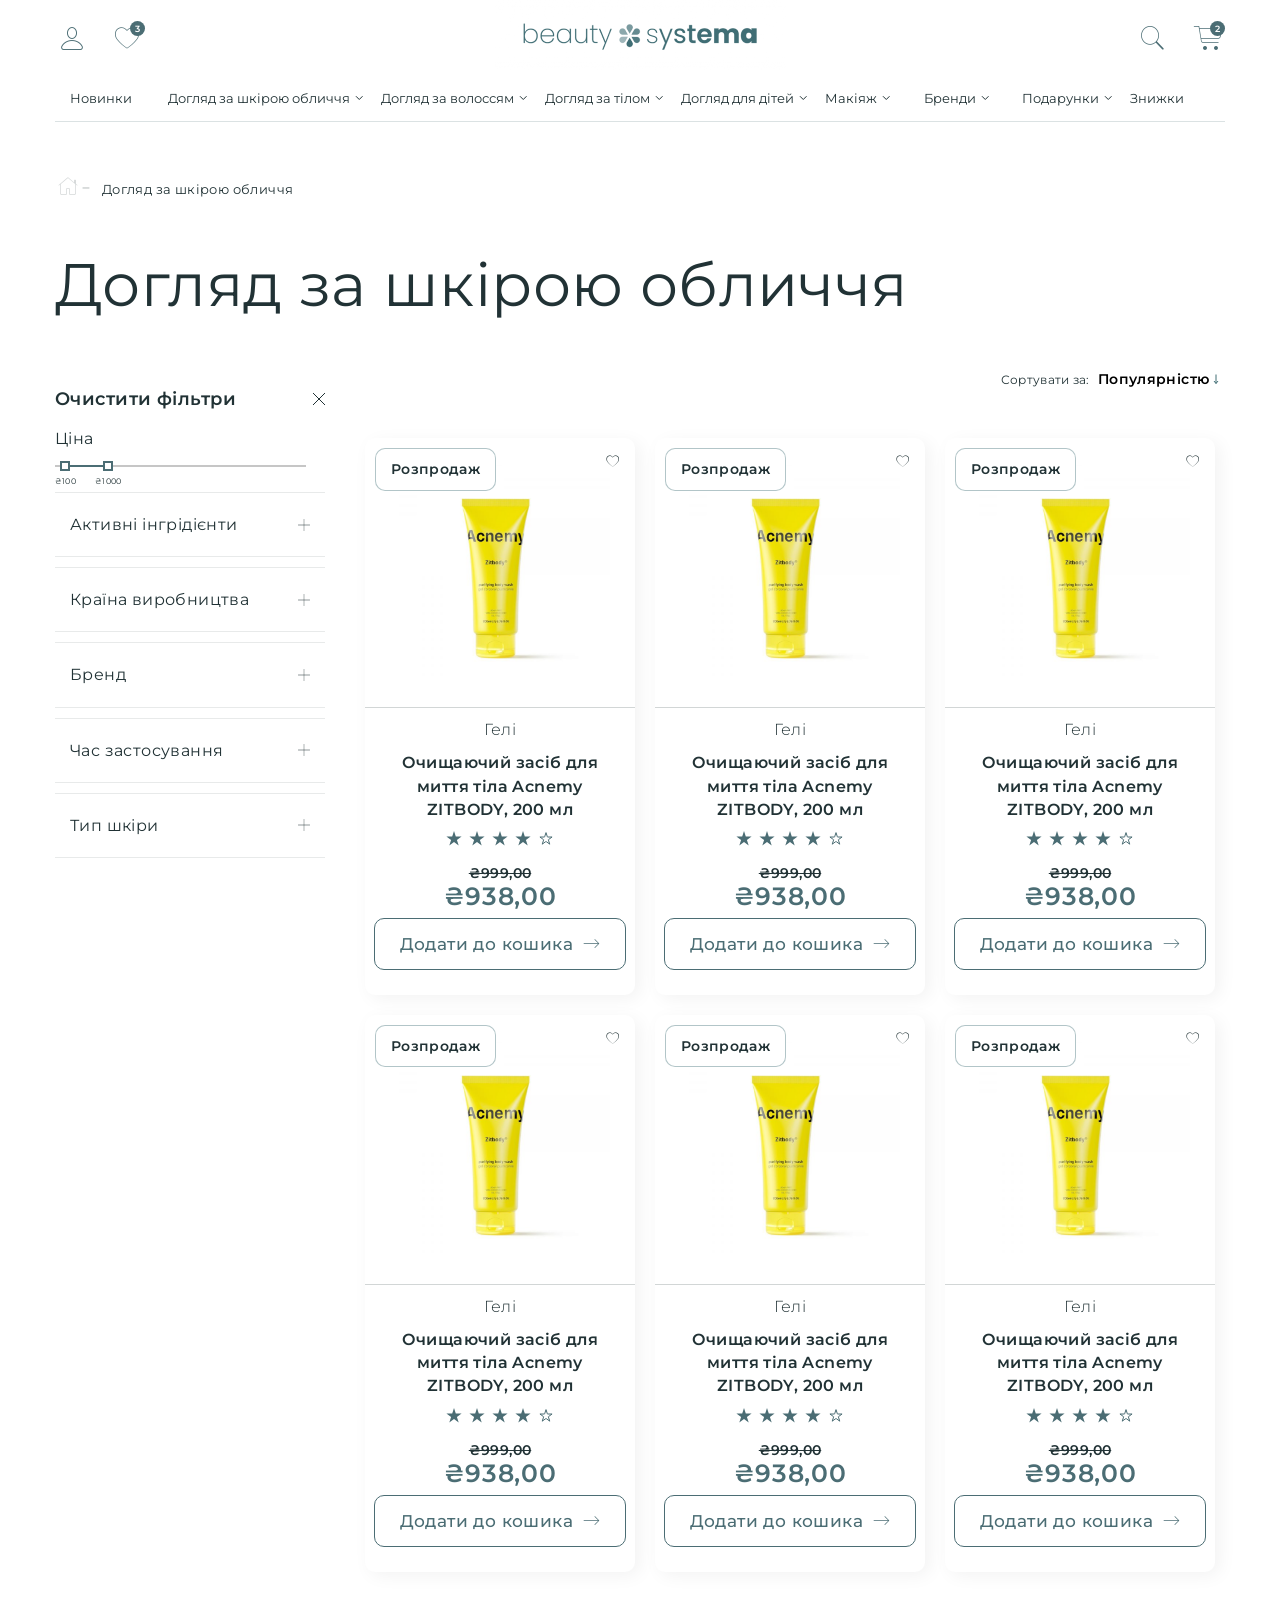
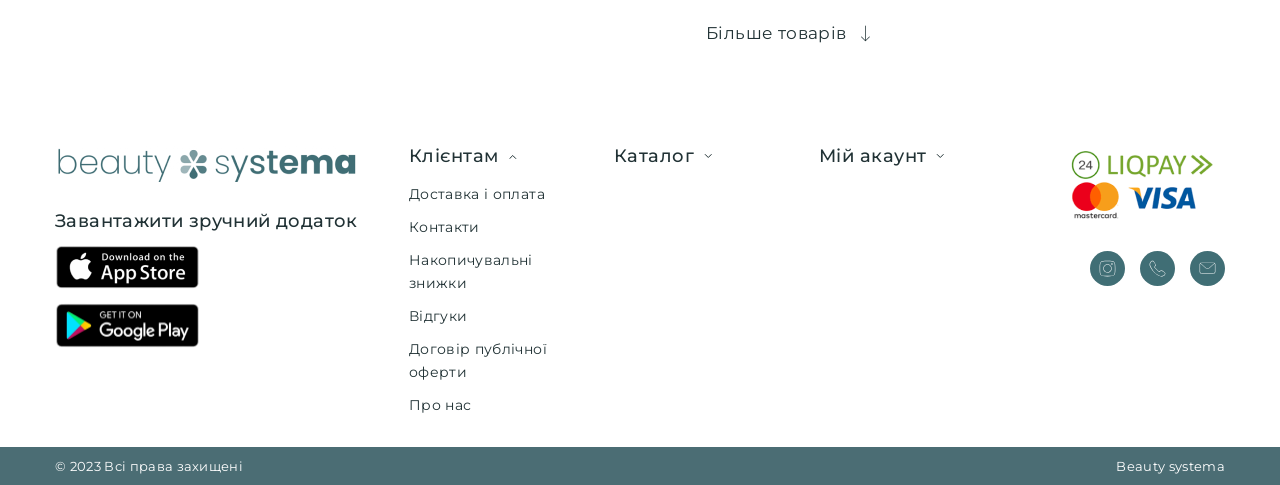
<file: first variant/categoris.html>
<!DOCTYPE html>
<html lang="en">

<head>
    <meta charset="UTF-8">
    <meta http-equiv="X-UA-Compatible" content="IE=edge">
    <meta name="viewport" content="width=device-width, initial-scale=1, maximum-scale=1">
    <link rel="preconnect" href="https://fonts.googleapis.com">
<link rel="preconnect" href="https://fonts.gstatic.com" crossorigin>
<link href="https://fonts.googleapis.com/css2?family=Montserrat:wght@300;400;500;600;700&display=swap" rel="stylesheet">
    <link rel="stylesheet" href="./lib/owlcarousel/styles/owl.carousel.min.css">
    <link rel="stylesheet" href="./lib/owlcarousel/styles/owl.theme.default.min.css">
    <link rel="stylesheet" href="./style.css">
    <title>Beauty Systema</title>
</head>

<body>
    <div class="wrapper">
        <header class="header">
            <div class="header-container container">
                <div class="header__main">
                    <div class="header__main-left">
                        <ul class="header__main__list">
                            <li class="header__main__list__item">
                                <a href="#"><span class="icon-user_icon"></span></a>
                            </li>
                            <li class="header__main__list__item">
                                <a href="#">
                                    <span class="icon-favorite_icon"></span>
                                    <div class="header__counter favorite__counter">
                                        <span class="header__counter__value favorite__counter__value">3</span>
                                    </div>
                                </a>
                            </li>
                        </ul>
                    </div>
                    <div class="header__main__logo">
                        <a class="header__main-logo" href="index.html"><img src="./img/logo.png" alt="logo" width="291"
                                height="70"></a>
                    </div>
                    <div class="header__main-right">
                        <ul class="header__main__list">
                            <li class="header__main__list__item search_icon">
                                <a href="#">
                                    <span class="icon-search_icon"></span>
                                </a>
                            </li>
                            <li class="header__main__list__item">
                                <a href="#">
                                    <span class="icon-shopping_cart_icon"></span>
                                    <div class="header__counter shopping_cart__counter">
                                        <span class="header__counter__value shopping_cart__counter__value">2</span>
                                    </div>
                                </a>
                            </li>
                            <li class="header__main__list__item burger-menu">
                                <div class="burger-menu-btn">
                                    <div class="burger-menu__icon">
                                        <span></span>
                                    </div>
                                </div>
                            </li>
                        </ul>
                    </div>
                </div>
                <form action="#" class="header__main-form search-form">
                    <input class="header__main-input" type="text" placeholder="Пошук..." />
                    <button class="header__main-search"><span class="icon-search_icon"></span></button>
                    <div class="search-results">
                        <div class="search-result-item"><a href="#"></a>
                        </div>
                    </div>
                </form>
                <nav class="header__nav">
                    <ul class="header__nav__list">
                        <li class="header__nav-link">
                            <a href="./categoris new.html">Новинки</a>
                        </li>
                        <li class="header__nav-link">
                            <a class="dropdown-link hover-dropdown" href="./categoris.html">
                                <span>Догляд за шкірою обличчя</span>
                                <img src="./img/arrow_down.svg" alt="" class="arrow_down">
                            </a>
                            <div class="header__submenu__list">
                                <ul>
                                    <li><a href="categoris.html"><span>Усі засоби</span><img src="./img/arrow_down.svg" alt="" class="submenu__arrow"></a></li>
                                    <li><a href="categoris.html"><span>Догляд за обличчям</span><img src="./img/arrow_down.svg" alt="" class="submenu__arrow"></a></li>
                                    <li><a href="categoris.html"><span>Область навколо очей</span><img src="./img/arrow_down.svg" alt="" class="submenu__arrow"></a></li>
                                    <li><a href="categoris.html"><span>Шия та декольте</span><img src="./img/arrow_down.svg" alt="" class="submenu__arrow"></a></li>
                                    <li><a href="categoris.html"><span>Брови та вії</span><img src="./img/arrow_down.svg" alt="" class="submenu__arrow"></a></li>
                                    <li><a href="categoris.html"><span>Губи</span><img src="./img/arrow_down.svg" alt="" class="submenu__arrow"></a></li>
                                    <li><a href="categoris.html"><span>SPF та автозасмага</span><img src="./img/arrow_down.svg" alt="" class="submenu__arrow"></a></li>
                                    <li><a href="categoris.html"><span>Спеціальний догляд</span><img src="./img/arrow_down.svg" alt="" class="submenu__arrow"></a></li>
                                </ul>
                                <img src="./img/sublist_img.png" alt="img">
                            </div>
                        </li>
                        <li class="header__nav-link">
                            <a class="dropdown-link hover-dropdown" href="categoris.html">
                                <span>Догляд за волоссям</span>
                                <img src="./img/arrow_down.svg" alt="" class="arrow_down">
                            </a>
                            <div class="header__submenu__list">
                                <ul>
                                    <li><a href="categoris.html"><span>Усі засоби</span><img src="./img/arrow_down.svg" alt="" class="submenu__arrow"></a></li>
                                    <li><a href="categoris.html"><span>Догляд за обличчям</span><img src="./img/arrow_down.svg" alt="" class="submenu__arrow"></a></li>
                                    <li><a href="categoris.html"><span>Область навколо очей</span><img src="./img/arrow_down.svg" alt="" class="submenu__arrow"></a></li>
                                    <li><a href="categoris.html"><span>Шия та декольте</span><img src="./img/arrow_down.svg" alt="" class="submenu__arrow"></a></li>
                                    <li><a href="categoris.html"><span>Брови та вії</span><img src="./img/arrow_down.svg" alt="" class="submenu__arrow"></a></li>
                                    <li><a href="categoris.html"><span>Губи</span><img src="./img/arrow_down.svg" alt="" class="submenu__arrow"></a></li>
                                    <li><a href="categoris.html"><span>SPF та автозасмага</span><img src="./img/arrow_down.svg" alt="" class="submenu__arrow"></a></li>
                                    <li><a href="categoris.html"><span>Спеціальний догляд</span><img src="./img/arrow_down.svg" alt="" class="submenu__arrow"></a></li>
                                </ul>
                                <img src="./img/categories_carousel_img2.png" alt="img">
                            </div>
                        </li>
                        <li class="header__nav-link">
                            <a class="dropdown-link hover-dropdown" href="categoris.html">
                                <span>Догляд за тілом</span>
                                <img src="./img/arrow_down.svg" alt="" class="arrow_down">
                            </a>
                            <div class="header__submenu__list">
                                <ul>
                                    <li><a href="categoris.html"><span>Усі засоби</span><img src="./img/arrow_down.svg" alt="" class="submenu__arrow"></a></li>
                                    <li><a href="categoris.html"><span>Догляд за обличчям</span><img src="./img/arrow_down.svg" alt="" class="submenu__arrow"></a></li>
                                    <li><a href="categoris.html"><span>Область навколо очей</span><img src="./img/arrow_down.svg" alt="" class="submenu__arrow"></a></li>
                                    <li><a href="categoris.html"><span>Шия та декольте</span><img src="./img/arrow_down.svg" alt="" class="submenu__arrow"></a></li>
                                    <li><a href="categoris.html"><span>Брови та вії</span><img src="./img/arrow_down.svg" alt="" class="submenu__arrow"></a></li>
                                    <li><a href="categoris.html"><span>Губи</span><img src="./img/arrow_down.svg" alt="" class="submenu__arrow"></a></li>
                                    <li><a href="categoris.html"><span>SPF та автозасмага</span><img src="./img/arrow_down.svg" alt="" class="submenu__arrow"></a></li>
                                    <li><a href="categoris.html"><span>Спеціальний догляд</span><img src="./img/arrow_down.svg" alt="" class="submenu__arrow"></a></li>
                                </ul>
                                <img src="./img/sublist_img.png" alt="img">
                            </div>
                        </li>
                        <li class="header__nav-link">
                            <a class="dropdown-link hover-dropdown" href="categoris.html">
                                <span>Догляд для дітей</span>
                                <img src="./img/arrow_down.svg" alt="" class="arrow_down">
                            </a>
                            <div class="header__submenu__list">
                                <ul>
                                    <li><a href="categoris.html"><span>Усі засоби</span><img src="./img/arrow_down.svg" alt="" class="submenu__arrow"></a></li>
                                    <li><a href="categoris.html"><span>Догляд за обличчям</span><img src="./img/arrow_down.svg" alt="" class="submenu__arrow"></a></li>
                                    <li><a href="categoris.html"><span>Область навколо очей</span><img src="./img/arrow_down.svg" alt="" class="submenu__arrow"></a></li>
                                    <li><a href="categoris.html"><span>Шия та декольте</span><img src="./img/arrow_down.svg" alt="" class="submenu__arrow"></a></li>
                                    <li><a href="categoris.html"><span>Брови та вії</span><img src="./img/arrow_down.svg" alt="" class="submenu__arrow"></a></li>
                                    <li><a href="categoris.html"><span>Губи</span><img src="./img/arrow_down.svg" alt="" class="submenu__arrow"></a></li>
                                    <li><a href="categoris.html"><span>SPF та автозасмага</span><img src="./img/arrow_down.svg" alt="" class="submenu__arrow"></a></li>
                                    <li><a href="categoris.html"><span>Спеціальний догляд</span><img src="./img/arrow_down.svg" alt="" class="submenu__arrow"></a></li>
                                </ul>
                                <img src="./img/sublist_img.png" alt="img">
                            </div>
                        </li>
                        <li class="header__nav-link">
                            <a class="dropdown-link hover-dropdown" href="categoris.html">
                                <span>Макіяж</span>
                                <img src="./img/arrow_down.svg" alt="" class="arrow_down">
                            </a>
                            <div class="header__submenu__list">
                                <ul>
                                    <li><a href="categoris.html"><span>Усі засоби</span><img src="./img/arrow_down.svg" alt="" class="submenu__arrow"></a></li>
                                    <li><a href="categoris.html"><span>Догляд за обличчям</span><img src="./img/arrow_down.svg" alt="" class="submenu__arrow"></a></li>
                                    <li><a href="categoris.html"><span>Область навколо очей</span><img src="./img/arrow_down.svg" alt="" class="submenu__arrow"></a></li>
                                    <li><a href="categoris.html"><span>Шия та декольте</span><img src="./img/arrow_down.svg" alt="" class="submenu__arrow"></a></li>
                                    <li><a href="categoris.html"><span>Брови та вії</span><img src="./img/arrow_down.svg" alt="" class="submenu__arrow"></a></li>
                                    <li><a href="categoris.html"><span>Губи</span><img src="./img/arrow_down.svg" alt="" class="submenu__arrow"></a></li>
                                    <li><a href="categoris.html"><span>SPF та автозасмага</span><img src="./img/arrow_down.svg" alt="" class="submenu__arrow"></a></li>
                                    <li><a href="categoris.html"><span>Спеціальний догляд</span><img src="./img/arrow_down.svg" alt="" class="submenu__arrow"></a></li>
                                </ul>
                                <img src="./img/sublist_img.png" alt="img">
                            </div>
                        </li>
                        <li class="header__nav-link">
                            <a class="dropdown-link hover-dropdown" href="#">
                                <span>Бренди</span>
                                <img src="./img/arrow_down.svg" alt="" class="arrow_down">
                            </a>
                            <div class="header__submenu__list">
                                <ul>
                                    <li><a href="#"><span>Усі засоби</span><img src="./img/arrow_down.svg" alt="" class="submenu__arrow"></a></li>
                                    <li><a href="#"><span>Догляд за обличчям</span><img src="./img/arrow_down.svg" alt="" class="submenu__arrow"></a></li>
                                    <li><a href="#"><span>Область навколо очей</span><img src="./img/arrow_down.svg" alt="" class="submenu__arrow"></a></li>
                                    <li><a href="#"><span>Шия та декольте</span><img src="./img/arrow_down.svg" alt="" class="submenu__arrow"></a></li>
                                    <li><a href="#"><span>Брови та вії</span><img src="./img/arrow_down.svg" alt="" class="submenu__arrow"></a></li>
                                    <li><a href="#"><span>Губи</span><img src="./img/arrow_down.svg" alt="" class="submenu__arrow"></a></li>
                                    <li><a href="#"><span>SPF та автозасмага</span><img src="./img/arrow_down.svg" alt="" class="submenu__arrow"></a></li>
                                    <li><a href="#"><span>Спеціальний догляд</span><img src="./img/arrow_down.svg" alt="" class="submenu__arrow"></a></li>
                                </ul>
                                <img src="./img/sublist_img.png" alt="img">
                            </div>
                        </li>
                        <li class="header__nav-link">
                            <a class="dropdown-link hover-dropdown" href="#">
                                <span>Подарунки</span>
                                <img src="./img/arrow_down.svg" alt="" class="arrow_down">
                            </a>
                            <div class="header__submenu__list">
                                <ul>
                                    <li><a href="#"><span>Усі засоби</span><img src="./img/arrow_down.svg" alt="" class="submenu__arrow"></a></li>
                                    <li><a href="#"><span>Догляд за обличчям</span><img src="./img/arrow_down.svg" alt="" class="submenu__arrow"></a></li>
                                    <li><a href="#"><span>Область навколо очей</span><img src="./img/arrow_down.svg" alt="" class="submenu__arrow"></a></li>
                                    <li><a href="#"><span>Шия та декольте</span><img src="./img/arrow_down.svg" alt="" class="submenu__arrow"></a></li>
                                    <li><a href="#"><span>Брови та вії</span><img src="./img/arrow_down.svg" alt="" class="submenu__arrow"></a></li>
                                    <li><a href="#"><span>Губи</span><img src="./img/arrow_down.svg" alt="" class="submenu__arrow"></a></li>
                                    <li><a href="#"><span>SPF та автозасмага</span><img src="./img/arrow_down.svg" alt="" class="submenu__arrow"></a></li>
                                    <li><a href="#"><span>Спеціальний догляд</span><img src="./img/arrow_down.svg" alt="" class="submenu__arrow"></a></li>
                                </ul>
                                <img src="./img/sublist_img.png" alt="img">
                            </div>
                        </li>
                        <li class="header__nav-link">
                            <a href="#">
                                <span>Знижки</span>
                            </a>
                        </li>
                    </ul>
                    <div class="header-social">
                        <a href="#"><img src="./img/Instagram_icon.svg" alt=""></span></a>
                        <a href="#"><img src="./img/Phone_icon.svg" alt=""></span></a>
                        <a href="#"><img src="./img/Letter_icon.svg" alt=""></span></a>
                    </div>
                </nav>
            </div>
        </header>
        <main class="main" >
            <ol class="breadcrumb container">
                <li class="breadcrumb-item"><a href="index.html"><span class="icon-Home-Page"></span></a></li>
                <li class="breadcrumb-item active">Догляд за шкірою обличчя</li>
            </ol>
            <div class="container categories">
                <div class="categories-title">
                    <h2 class="title">Догляд за шкірою обличчя</h2> 
                </div>
                <div class="categories__content">
                    <div class="categories__content__left ">
                        <div class="filter__accordion">
                            <div class="accordion__item">
                                <div class="accordion__title filter__accordion__title">
                                    <span class="accordion__title-text">Фільтри</span>
                                    <div class="accordion__arrow"></div>
                                </div>
                                <div class="accordion__content">
                                    <div class="clear_all_filters">
                                        <div id="clear_filter" class="clear_all_filters__btn">
                                            <span>Очистити фільтри</span>
                                            <img src="./img/clear_filters.svg" alt="x">
                                        </div>
                                    </div>
                                    <div class="categories__price-filter">
                                        <p>Ціна</p>
                                        <div class="price-range range_container">
                                            <div class="sliders_control">
                                                <input id="fromSlider" type="range" value="100" min="0" max="5000" step="100" />
                                                <output id="fromInput" class="bubble"></output>
                                                <input id="toSlider" type="range" value="1000" min="0" max="5000" step="100" />
                                                <output id="toInput" class="bubble"></output>
                                            </div>
                                        </div>
                                    </div>
                                    <div class="categories__content__left__filters">
                                        <div class="filters__accordion">
                                            <div class="accordion__item">
                                                <div class="accordion__title">
                                                    <span class="accordion__title-text">Активні інгрідієнти</span>
                                                    <div class="accordion__arrow"></div>
                                                </div>
                                                <div class="accordion__content">
                                                    <ul class="filter__list">
                                                        <li class="filter__list-item">
                                                            <span class="el_properties" data-properties="">
                                                                <p class="square"></p>
                                                                <p>ACNEMY</p>
                                                            </span>
                                                        </li>
                                                        <li class="filter__list-item">
                                                            <span class="el_properties" data-properties="">
                                                                <p class="square"></p>
                                                                <p>ACNEMY</p>
                                                            </span>
                                                        </li>
                                                    </ul>
                                                </div>
                                            </div>
                                            <div class="accordion__item">
                                                <div class="accordion__title">
                                                    <span class="accordion__title-text">Країна виробництва</span>
                                                    <div class="accordion__arrow"></div>
                                                </div>
                                                <div class="accordion__content">
                                                    <ul class="filter__list">
                                                        <li class="filter__list-item">
                                                            <span class="el_properties" data-properties="">
                                                                <p class="square"></p>
                                                                <p>ACNEMY</p>
                                                            </span>
                                                        </li>
                                                        <li class="filter__list-item">
                                                            <span class="el_properties" data-properties="">
                                                                <p class="square"></p>
                                                                <p>ACNEMY</p>
                                                            </span>
                                                        </li>
                                                    </ul>
                                                </div>
                                            </div>
                                            <div class="accordion__item">
                                                <div class="accordion__title">
                                                    <span class="accordion__title-text">Бренд</span>
                                                    <div class="accordion__arrow"></div>
                                                </div>
                                                <div class="accordion__content">
                                                    <ul class="filter__list">
                                                        <li class="filter__list-item">
                                                            <span class="el_properties" data-properties="">
                                                                <p class="square"></p>
                                                                <p>ACNEMY</p>
                                                            </span>
                                                        </li>
                                                        <li class="filter__list-item">
                                                            <span class="el_properties" data-properties="">
                                                                <p class="square"></p>
                                                                <p>ACNEMY</p>
                                                            </span>
                                                        </li>
                                                    </ul>
                                                </div>
                                            </div>
                                            <div class="accordion__item">
                                                <div class="accordion__title">
                                                    <span class="accordion__title-text">Час застосування</span>
                                                    <div class="accordion__arrow"></div>
                                                </div>
                                                <div class="accordion__content">
                                                    <ul class="filter__list">
                                                        <li class="filter__list-item">
                                                            <span class="el_properties" data-properties="">
                                                                <p class="square"></p>
                                                                <p>ACNEMY</p>
                                                            </span>
                                                        </li>
                                                        <li class="filter__list-item">
                                                            <span class="el_properties" data-properties="">
                                                                <p class="square"></p>
                                                                <p>ACNEMY</p>
                                                            </span>
                                                        </li>
                                                    </ul>
                                                </div>
                                            </div>
                                            <div class="accordion__item">
                                                <div class="accordion__title">
                                                    <span class="accordion__title-text">Тип шкіри</span>
                                                    <div class="accordion__arrow"></div>
                                                </div>
                                                <div class="accordion__content">
                                                    <ul class="filter__list">
                                                        <li class="filter__list-item">
                                                            <span class="el_properties" data-properties="">
                                                                <p class="square"></p>
                                                                <p>ACNEMY</p>
                                                            </span>
                                                        </li>
                                                        <li class="filter__list-item">
                                                            <span class="el_properties" data-properties="">
                                                                <p class="square"></p>
                                                                <p>ACNEMY</p>
                                                            </span>
                                                        </li>
                                                    </ul>
                                                </div>
                                            </div>
                                        </div>
                                    </div>
                                </div>
                            </div>
                        </div>
                    </div>
                    <div class="categories__content__right">
                        <div class="categories-sorting">
                            <span>Сортувати за: </span>
                            <select name="" id="">
                                <option value="1">Популярністю</option>
                                <option value="2">Популярністю</option>
                            </select>
                        </div>
                        <div class="categories-result">
                            <div class="categories-result__item"> 
                                <a href="#">
                                    <div class="product__card">
                                        <a class="product__card__img" href="product_page.html">
                                            <img src="./img/popular_1.png" alt="img">
                                            <p class="product__card__lable">Розпродаж</p>
                                            <span class="icon-favorite_icon"></span>
                                        </a>
                                        <div class="product__card__info">
                                            <div class="product__card__info__content">
                                                <p class="product__card__info__description">Гелі</p>
                                                <a href="#" class="product__card__info__name">Очищаючий засіб для миття тіла Acnemy ZITBODY, 200 мл</a>
                                                <div class="product__card__info__reviews">
                                                    <div class="product__card__info__reviews-satr"></div>
                                                    <div class="product__card__info__reviews-satr"></div>
                                                    <div class="product__card__info__reviews-satr"></div>
                                                    <div class="product__card__info__reviews-satr"></div>
                                                    <div class="product__card__info__reviews-satr light-star"></div>
                                                </div>
                                            </div>
                                            <div class="product__card__info__price">
                                                <p class="old-price">₴999,00</p>
                                                <p>₴938,00</p>
                                            </div>
                                            <div class="product__card__info__buy-button">
                                                <span>Додати до кошика</span>
                                                <span class="icon-right-arrow"></span>
                                            </div>
                                        </div>
                                    </div>
                                </a>
                            </div>
                            <div class="categories-result__item"> 
                                <a href="#">
                                    <div class="product__card">
                                        <a class="product__card__img" href="#">
                                            <img src="./img/popular_1.png" alt="img">
                                            <p class="product__card__lable">Розпродаж</p>
                                            <span class="icon-favorite_icon"></span>
                                        </a>
                                        <div class="product__card__info">
                                            <div class="product__card__info__content">
                                                <p class="product__card__info__description">Гелі</p>
                                                <a href="#" class="product__card__info__name">Очищаючий засіб для миття тіла Acnemy ZITBODY, 200 мл</a>
                                                <div class="product__card__info__reviews">
                                                    <div class="product__card__info__reviews-satr"></div>
                                                    <div class="product__card__info__reviews-satr"></div>
                                                    <div class="product__card__info__reviews-satr"></div>
                                                    <div class="product__card__info__reviews-satr"></div>
                                                    <div class="product__card__info__reviews-satr light-star"></div>
                                                </div>
                                            </div>
                                            <div class="product__card__info__price">
                                                <p class="old-price">₴999,00</p>
                                                <p>₴938,00</p>
                                            </div>
                                            <div class="product__card__info__buy-button">
                                                <span>Додати до кошика</span>
                                                <span class="icon-right-arrow"></span>
                                            </div>
                                        </div>
                                    </div>
                                </a>
                            </div>
                            <div class="categories-result__item"> 
                                <a href="#">
                                    <div class="product__card">
                                        <a class="product__card__img" href="#">
                                            <img src="./img/popular_1.png" alt="img">
                                            <p class="product__card__lable">Розпродаж</p>
                                            <span class="icon-favorite_icon"></span>
                                        </a>
                                        <div class="product__card__info">
                                            <div class="product__card__info__content">
                                                <p class="product__card__info__description">Гелі</p>
                                                <a href="#" class="product__card__info__name">Очищаючий засіб для миття тіла Acnemy ZITBODY, 200 мл</a>
                                                <div class="product__card__info__reviews">
                                                    <div class="product__card__info__reviews-satr"></div>
                                                    <div class="product__card__info__reviews-satr"></div>
                                                    <div class="product__card__info__reviews-satr"></div>
                                                    <div class="product__card__info__reviews-satr"></div>
                                                    <div class="product__card__info__reviews-satr light-star"></div>
                                                </div>
                                            </div>
                                            <div class="product__card__info__price">
                                                <p class="old-price">₴999,00</p>
                                                <p>₴938,00</p>
                                            </div>
                                            <div class="product__card__info__buy-button">
                                                <span>Додати до кошика</span>
                                                <span class="icon-right-arrow"></span>
                                            </div>
                                        </div>
                                    </div>
                                </a>
                            </div>
                            <div class="categories-result__item"> 
                                <a href="#">
                                    <div class="product__card">
                                        <a class="product__card__img" href="#">
                                            <img src="./img/popular_1.png" alt="img">
                                            <p class="product__card__lable">Розпродаж</p>
                                            <span class="icon-favorite_icon"></span>
                                        </a>
                                        <div class="product__card__info">
                                            <div class="product__card__info__content">
                                                <p class="product__card__info__description">Гелі</p>
                                                <a href="#" class="product__card__info__name">Очищаючий засіб для миття тіла Acnemy ZITBODY, 200 мл</a>
                                                <div class="product__card__info__reviews">
                                                    <div class="product__card__info__reviews-satr"></div>
                                                    <div class="product__card__info__reviews-satr"></div>
                                                    <div class="product__card__info__reviews-satr"></div>
                                                    <div class="product__card__info__reviews-satr"></div>
                                                    <div class="product__card__info__reviews-satr light-star"></div>
                                                </div>
                                            </div>
                                            <div class="product__card__info__price">
                                                <p class="old-price">₴999,00</p>
                                                <p>₴938,00</p>
                                            </div>
                                            <div class="product__card__info__buy-button">
                                                <span>Додати до кошика</span>
                                                <span class="icon-right-arrow"></span>
                                            </div>
                                        </div>
                                    </div>
                                </a>
                            </div>
                            <div class="categories-result__item"> 
                                <a href="#">
                                    <div class="product__card">
                                        <a class="product__card__img" href="#">
                                            <img src="./img/popular_1.png" alt="img">
                                            <p class="product__card__lable">Розпродаж</p>
                                            <span class="icon-favorite_icon"></span>
                                        </a>
                                        <div class="product__card__info">
                                            <div class="product__card__info__content">
                                                <p class="product__card__info__description">Гелі</p>
                                                <a href="#" class="product__card__info__name">Очищаючий засіб для миття тіла Acnemy ZITBODY, 200 мл</a>
                                                <div class="product__card__info__reviews">
                                                    <div class="product__card__info__reviews-satr"></div>
                                                    <div class="product__card__info__reviews-satr"></div>
                                                    <div class="product__card__info__reviews-satr"></div>
                                                    <div class="product__card__info__reviews-satr"></div>
                                                    <div class="product__card__info__reviews-satr light-star"></div>
                                                </div>
                                            </div>
                                            <div class="product__card__info__price">
                                                <p class="old-price">₴999,00</p>
                                                <p>₴938,00</p>
                                            </div>
                                            <div class="product__card__info__buy-button">
                                                <span>Додати до кошика</span>
                                                <span class="icon-right-arrow"></span>
                                            </div>
                                        </div>
                                    </div>
                                </a>
                            </div>
                            <div class="categories-result__item"> 
                                <a href="#">
                                    <div class="product__card">
                                        <a class="product__card__img" href="#">
                                            <img src="./img/popular_1.png" alt="img">
                                            <p class="product__card__lable">Розпродаж</p>
                                            <span class="icon-favorite_icon"></span>
                                        </a>
                                        <div class="product__card__info">
                                            <div class="product__card__info__content">
                                                <p class="product__card__info__description">Гелі</p>
                                                <a href="#" class="product__card__info__name">Очищаючий засіб для миття тіла Acnemy ZITBODY, 200 мл</a>
                                                <div class="product__card__info__reviews">
                                                    <div class="product__card__info__reviews-satr"></div>
                                                    <div class="product__card__info__reviews-satr"></div>
                                                    <div class="product__card__info__reviews-satr"></div>
                                                    <div class="product__card__info__reviews-satr"></div>
                                                    <div class="product__card__info__reviews-satr light-star"></div>
                                                </div>
                                            </div>
                                            <div class="product__card__info__price">
                                                <p class="old-price">₴999,00</p>
                                                <p>₴938,00</p>
                                            </div>
                                            <div class="product__card__info__buy-button">
                                                <span>Додати до кошика</span>
                                                <span class="icon-right-arrow"></span>
                                            </div>
                                        </div>
                                    </div>
                                </a>
                            </div>
                        </div>                          
                        <div class="page_navigation">
                            <a href="#" class="page_navigation__more">
                                <span>Більше товарів</span>
                                <span class="icon-right-arrow"></span>
                            </a>
                        </div>
                    </div>
                </div>
            </div>
        </main>
        <footer class="footer">
            <div class="footer-main container">
                <div class="footer-main__side left">
                    <a class="footer-logo" href="index.html">
                        <img src="./img/logo_footer.png" alt="logo" width="302" height="37">
                    </a>
                    <div class="footer-download-app__block">
                        <h3>Завантажити зручний додаток</h3>
                        <div class="footer-download-app">
                            <a href="#">
                                <img src="./img/footer_down-app_1.png" alt="" width="146" height="47">
                            </a>
                            <a href="#">
                                <img src="./img/footer_down-app_2.png" alt="" width="146" height="47">
                            </a>
                        </div>
                    </div>
                </div>
                <div class="footer-main__side center">
                    <div class="accordion">
                        <div class="accordion__item">
                            <div class="accordion__title">
                                <span class="accordion__title-text">Клієнтам</span>
                                <div class="accordion__arrow accordion__rotate"><img src="./img/arrow_down.svg" alt="" class="accordion__arrow-item"></div>
                            </div>
                            <div class="accordion__content">
                               <ul>
                                <li><a href="#">Доставка і оплата</a></li>
                                <li><a href="#">Контакти</a></li>
                                <li><a href="#">Накопичувальні знижки</a></li>
                                <li><a href="#">Відгуки</a></li>
                                <li><a href="#">Договір публічної оферти</a></li>
                                <li><a href="#">Про нас</a></li>
                               </ul>
                            </div>
                        </div>
                        <div class="accordion__item">
                            <div class="accordion__title">
                                <span class="accordion__title-text">Каталог</span>
                                <div class="accordion__arrow"><img src="./img/arrow_down.svg" alt="" class="accordion__arrow-item"></div>
                            </div>
                            <div class="accordion__content">
                               <ul>
                                <li><a href="#"></a></li>
                               </ul>
                            </div>
                        </div>
                        <div class="accordion__item">
                            <div class="accordion__title">
                                <span class="accordion__title-text">Мій акаунт</span>
                                <div class="accordion__arrow"><img src="./img/arrow_down.svg" alt="" class="accordion__arrow-item"></div>
                            </div>
                            <div class="accordion__content">
                               <ul>
                                <li><a href="#"></a></li>
                               </ul>
                            </div>
                        </div>
                    </div>
                </div>
                <div class="footer-download-app__block mobile">
                    <h3>Завантажити зручний додаток</h3>
                    <div class="footer-download-app">
                        <a href="#">
                            <img src="./img/footer_down-app_1.png" alt="" width="146" height="47">
                        </a>
                        <a href="#">
                            <img src="./img/footer_down-app_2.png" alt="" width="146" height="47">
                        </a>
                    </div>
                </div>
                <div class="footer-main__side right">
                    <img src="./img/footer_right_1.png" alt="logo" width="170" height="80">
                    <div class="footer-social">
                        <a href="#"><img src="./img/Instagram_icon.svg" alt=""></span></a>
                        <a href="#"><img src="./img/Phone_icon.svg" alt=""></span></a>
                        <a href="#"><img src="./img/Letter_icon.svg" alt=""></span></a>
                    </div>
                </div>
            </div>
            <div class="footer-line">
                <div class="footer-line-container container">
                    <span>© 2023 Всі права захищені</span>
                    <span>Beauty systema</span>
                </div>
            </div>
        </footer>
    </div>
    <script src="./lib/jquery.min.js"></script>
    <script src="./lib/owlcarousel/js/owl.carousel.min.js"></script>
    <script src="./js/main.js"></script>
</body>

</html>
</file>
<file: lib/Collapse-Long-Content-View-More-jQuery/showmore-default.css>
.showmore-button {
    cursor: pointer; 
    background-color: #999; 
    color: white; 
    text-transform: uppercase; 
    text-align: center; 
    padding: 7px 5px 5px 5px; 
    margin-top: 5px;
}
</file>
<file: style_app.css>
/*! normalize.css v8.0.1 | MIT License | github.com/necolas/normalize.css */
/**
 * 1. Correct the line height in all browsers.
 * 2. Prevent adjustments of font size after orientation changes in iOS.
 */
* {
  box-sizing: border-box;
  margin: 0;
  padding: 0;
}

html {
  line-height: 1.15; /* 1 */
  -webkit-text-size-adjust: 100%; /* 2 */
}

/* Sections   ========================================================================== */
/* Remove the margin in all browsers. */
body {
  margin: 0;
}

/* Render the `main` element consistently in IE. */
main {
  display: block;
}

/* Correct the font size and margin on `h1` elements within `section` and `article` contexts in Chrome, Firefox, and Safari. */
/* Grouping content   ========================================================================== */
/**
   * 1. Add the correct box sizing in Firefox.
   * 2. Show the overflow in Edge and IE.
   */
hr {
  box-sizing: content-box; /* 1 */
  height: 0; /* 1 */
  overflow: visible; /* 2 */
}

/**
   * 1. Correct the inheritance and scaling of font size in all browsers.
   * 2. Correct the odd `em` font sizing in all browsers.
   */
/* Text-level semantics   ========================================================================== */
/* Remove the gray background on active links in IE 10. */
a {
  background-color: transparent;
  text-decoration: none;
  color: black;
}

/*
   * 1. Remove the bottom border in Chrome 57-
   * 2. Add the correct text decoration in Chrome, Edge, IE, Opera, and Safari.
   */
abbr[title] {
  border-bottom: none; /* 1 */
  text-decoration: underline; /* 2 */
  -webkit-text-decoration: underline dotted;
          text-decoration: underline dotted; /* 2 */
}

/* Add the correct font weight in Chrome, Edge, and Safari. */
b,
strong {
  font-weight: bolder;
}

/**
   * 1. Correct the inheritance and scaling of font size in all browsers.
   * 2. Correct the odd `em` font sizing in all browsers.
   */
/*code,
kbd,
samp {
	font-family: monospace, monospace; /* 1 */
/**
   * Add the correct font size in all browsers.
   */
small {
  font-size: 80%;
}

/**
   * Prevent `sub` and `sup` elements from affecting the line height in
   * all browsers.
   */
sub,
sup {
  font-size: 75%;
  line-height: 0;
  position: relative;
  vertical-align: baseline;
}

sub {
  bottom: -0.25em;
}

sup {
  top: -0.5em;
}

/* Embedded content   ========================================================================== */
/* Remove the border on images inside links in IE 10. */
img {
  border-style: none;
}

/* Forms   ========================================================================== */
/**
   * 1. Change the font styles in all browsers.
   * 2. Remove the margin in Firefox and Safari.
   */
button,
input,
optgroup,
select,
textarea {
  font-family: inherit; /* 1 */
  font-size: 100%; /* 1 */
  line-height: 1.15; /* 1 */
  margin: 0; /* 2 */
}

/**
   * Show the overflow in IE.
   * 1. Show the overflow in Edge.
   */
button,
input {
  /* 1 */
  overflow: visible;
}

/**
   * Remove the inheritance of text transform in Edge, Firefox, and IE.
   * 1. Remove the inheritance of text transform in Firefox.
   */
button,
select {
  /* 1 */
  text-transform: none;
}

/* Correct the inability to style clickable types in iOS and Safari. */
button,
[type=button],
[type=reset],
[type=submit] {
  -webkit-appearance: button;
  -moz-appearance: button;
       appearance: button;
}

/* Remove the inner border and padding in Firefox. */
button::-moz-focus-inner,
[type=button]::-moz-focus-inner,
[type=reset]::-moz-focus-inner,
[type=submit]::-moz-focus-inner {
  border-style: none;
  padding: 0;
}

/* Restore the focus styles unset by the previous rule. */
button:-moz-focusring,
[type=button]:-moz-focusring,
[type=reset]:-moz-focusring,
[type=submit]:-moz-focusring {
  outline: 1px dotted ButtonText;
}

/* Correct the padding in Firefox. */
fieldset {
  padding: 0.35em 0.75em 0.625em;
}

/**
   * 1. Correct the text wrapping in Edge and IE.
   * 2. Correct the color inheritance from `fieldset` elements in IE.
   * 3. Remove the padding so developers are not caught out when they zero out
   *    `fieldset` elements in all browsers.
   */
legend {
  box-sizing: border-box; /* 1 */
  color: inherit; /* 2 */
  display: table; /* 1 */
  max-width: 100%; /* 1 */
  padding: 0; /* 3 */
  white-space: normal; /* 1 */
}

/* Add the correct vertical alignment in Chrome, Firefox, and Opera. */
progress {
  vertical-align: baseline;
}

/* Remove the default vertical scrollbar in IE 10+. */
textarea {
  overflow: auto;
}

/**
   * 1. Add the correct box sizing in IE 10.
   * 2. Remove the padding in IE 10.
   */
[type=checkbox],
[type=radio] {
  box-sizing: border-box; /* 1 */
  padding: 0; /* 2 */
}

/* Correct the cursor style of increment and decrement buttons in Chrome. */
[type=number]::-webkit-inner-spin-button,
[type=number]::-webkit-outer-spin-button {
  height: auto;
}

/**
   * 1. Correct the odd appearance in Chrome and Safari.
   * 2. Correct the outline style in Safari.
   */
[type=search] {
  -webkit-appearance: textfield; /* 1 */
  -moz-appearance: textfield;
       appearance: textfield;
  outline-offset: -2px; /* 2 */
}

/* Remove the inner padding in Chrome and Safari on macOS. */
[type=search]::-webkit-search-decoration {
  -webkit-appearance: none;
}

/**
   * 1. Correct the inability to style clickable types in iOS and Safari.
   * 2. Change font properties to `inherit` in Safari.
   */
::-webkit-file-upload-button {
  -webkit-appearance: button; /* 1 */
  font: inherit; /* 2 */
}

/* Interactive   ========================================================================== */
/* Add the correct display in Edge, IE 10+, and Firefox. */
details {
  display: block;
}

/* Add the correct display in all browsers. */
summary {
  display: list-item;
}

/* Misc   ========================================================================== */
/* Add the correct display in IE 10+. */
template {
  display: none;
}

/* Add the correct display in IE 10. */
[hidden] {
  display: none;
}

a,
button,
label {
  -webkit-tap-highlight-color: transparent;
}

a {
  text-decoration: none;
  color: inherit;
  font-family: inherit;
  font-size: inherit;
  line-height: inherit;
  font-weight: inherit;
}

button:hover,
select:hover,
label:hover,
a:hover {
  cursor: pointer;
}

a:active, a:visited {
  text-decoration: none;
}

ul {
  list-style: none;
}

@font-face {
  font-family: "BeautySystemaIcons";
  src: url("fonts/BeautySystemaIcons-v1.0/BeautySystemaIcons.eot?cisosp");
  src: url("fonts/BeautySystemaIcons-v1.0/BeautySystemaIcons.eot?cisosp#iefix") format("embedded-opentype"), url("fonts/BeautySystemaIcons-v1.0/BeautySystemaIcons.ttf?cisosp") format("truetype"), url("fonts/BeautySystemaIcons-v1.0/BeautySystemaIcons.woff?cisosp") format("woff"), url("fonts/BeautySystemaIcons-v1.0/BeautySystemaIcons.svg?cisosp#BeautySystemaIcons") format("svg");
  font-weight: normal;
  font-style: normal;
  font-display: block;
}
[class^=icon-], [class*=" icon-"] {
  /* use !important to prevent issues with browser extensions that change fonts */
  font-family: "BeautySystemaIcons" !important;
  speak: never;
  font-style: normal;
  font-weight: normal;
  font-variant: normal;
  text-transform: none;
  line-height: 1;
  /* Better Font Rendering =========== */
  -webkit-font-smoothing: antialiased;
  -moz-osx-font-smoothing: grayscale;
}

.icon-app_menu_discount::before {
  content: "\e907";
}

.icon-app_menu_gifts::before {
  content: "\e908";
}

.icon-app_menu_brands::before {
  content: "\e909";
}

.icon-app_menu_makeup::before {
  content: "\e90a";
}

.icon-app_menu_kids::before {
  content: "\e90b";
}

.icon-app_menu_body::before {
  content: "\e90c";
}

.icon-app_menu_hair::before {
  content: "\e90d";
}

.icon-app_menu_face::before {
  content: "\e90e";
}

.icon-app_menu_new::before {
  content: "\e90f";
}

.icon-catalog_icon::before {
  content: "\e906";
}

.icon-right-arrow::before {
  content: "\e905";
}

.icon-Home-Page:before {
  content: "\e904";
}

.icon-user_icon:before {
  content: "\e900";
}

.icon-favorite_icon:before {
  content: "\e901";
}

.icon-search_icon:before {
  content: "\e902";
}

.icon-shopping_cart_icon:before {
  content: "\e903";
}

.icon-search:before {
  content: "\e986";
}

body.lock {
  overflow: hidden;
}

html, body {
  height: 100%;
}

body {
  font-size: 14px;
  font-family: "Montserrat", sans-serif;
  line-height: 20px;
  color: #213235;
  font-weight: 400;
  letter-spacing: 0.4px;
}

.wrapper {
  margin: 0 auto;
  overflow: hidden;
  min-height: 100%;
  display: flex;
  flex-direction: column;
  max-width: 1000px;
}

header, footer {
  width: 100%;
}

main {
  flex: 1 1 auto;
}

.container {
  max-width: 992px;
  margin: 0 auto;
  padding: 0 20px;
}

h1, h2, h3 {
  font-weight: normal;
}

.img-bock {
  display: flex;
  justify-content: center;
  align-items: center;
  flex-direction: row;
}

.margin-top {
  margin-top: 20px;
  margin-bottom: 15px;
}

.margin-bottom {
  margin-bottom: 15px;
}

.title {
  font-size: 25px;
  font-family: "Montserrat", sans-serif;
  line-height: normal;
  color: #213235;
  margin-bottom: 20px;
  letter-spacing: 0.625px;
}

.subtitle {
  font-size: 20px;
  font-family: "Montserrat", sans-serif;
  line-height: normal;
  color: #213235;
}

.subtitle16 {
  font-size: 14px;
  font-family: "Montserrat", sans-serif;
  line-height: normal;
  color: #213235;
  font-weight: 600;
}

.blue-text {
  color: #4B6D74;
}

.custom-button {
  color: #4B6D74;
  display: flex;
  justify-content: flex-start;
  align-items: center;
  flex-direction: row;
  transition: transform 0.3s ease;
}
.custom-button__arrow {
  margin-left: -7px;
  background: url(./img/buy_arrow.svg);
  background-position: center;
  background-repeat: no-repeat;
  height: 43px;
}
.custom-button__arrow img {
  width: 43px;
  height: 43px;
}

.header {
  margin: 0 auto;
  max-width: 100%;
  font-size: 13px;
  position: relative;
  z-index: 100;
}
.header-container {
  display: flex;
  justify-content: flex-start;
  align-items: center;
  flex-direction: column;
  padding-bottom: 15px;
  background: #FFF;
  margin-bottom: 10px;
}
.header__main {
  width: 100%;
  position: fixed;
  bottom: 20px;
  z-index: 150;
  padding: 0 5px;
}
.header__main__content {
  color: #4B6D74;
  padding: 10px;
  border-radius: 14px;
  background: #FFF;
  box-shadow: 1px 4px 16px 0px rgba(0, 0, 0, 0.13);
}
.header__main__list {
  width: 100%;
  display: flex;
  justify-content: space-between;
  align-items: center;
  flex-direction: row;
  gap: 7px;
}
.header__main__list .burger-menu-btn {
  font-size: 34px;
}
.header__main__list .menu-item {
  display: flex;
  justify-content: flex-start;
  align-items: center;
  flex-direction: row;
  gap: 5px;
  font-size: 34px;
  padding: 5px 10px;
  border-radius: 12px;
}
@media (max-width: 390px) {
  .header__main__list .menu-item {
    font-size: 28px;
  }
}
.header__main__list .menu-item .menu-title {
  font-size: 10px;
  font-weight: 600;
  line-height: 145.4%; /* 14.54px */
  letter-spacing: 0.25px;
  display: none;
}
@media (max-width: 390px) {
  .header__main__list .menu-item .menu-title {
    font-size: 8px;
  }
}
.header__main__list .menu-item.active {
  background: #4B6D74;
  color: white;
}
.header__main__list .menu-item.active .menu-title {
  display: block;
}
.header__main__list .menu-item.active .header__counter {
  background-color: white;
}
.header__main__list .menu-item.active .header__counter__value {
  color: #4B6D74;
}
.header__main__list .menu-item .icon-favorite_icon, .header__main__list .menu-item .icon-shopping_cart_icon {
  display: block;
  position: relative;
}
.header__main__list .menu-item .icon-favorite_icon {
  top: 2px;
}
.header__main__list .menu-item .header__counter {
  position: absolute;
  top: 0;
  right: 0;
  transform: translate(0, -20%);
  background-color: #4B6D74;
  width: 15px;
  height: 15px;
  border-radius: 50%;
  display: flex;
  justify-content: center;
  align-items: center;
  flex-direction: row;
}
@media (max-width: 390px) {
  .header__main__list .menu-item .header__counter {
    transform: translate(20%, -30%);
  }
}
.header__main__list .menu-item .header__counter__value {
  color: #FFF;
  text-align: center;
  font-size: 9px;
  font-weight: 600;
  line-height: 145.4%;
  letter-spacing: 0.225px;
}
.header .header__main-form {
  position: relative;
  width: 100%;
  display: block;
  z-index: 100;
  padding: 10px 20px;
  background-color: #FFF;
}
.header .header__main-form .header__main-input {
  width: 100%;
  padding: 8px 10px;
  border-radius: 56px;
  border: 1px solid #4B6D74;
  background-color: inherit;
  position: relative;
}
.header .header__main-form .header__main-input::-moz-placeholder {
  color: rgba(75, 109, 116, 0.3);
  font-size: 12px;
  font-style: normal;
  font-weight: 400;
  line-height: normal;
}
.header .header__main-form .header__main-input::placeholder {
  color: rgba(75, 109, 116, 0.3);
  font-size: 12px;
  font-style: normal;
  font-weight: 400;
  line-height: normal;
}
.header .header__main-form .header__main-input:focus {
  outline: none;
}
.header .header__main-form .header__main-search {
  background-color: inherit;
  border: none;
  position: absolute;
  content: "";
  top: 50%;
  transform: translateY(-50%);
  right: 30px;
  width: 18px;
  height: 18px;
  font-size: 18px;
}
.header .header__main-form .search-results {
  position: absolute;
  top: 40px;
  left: 0;
  width: 100%;
  border-radius: 20px;
  z-index: 5;
  display: flex;
  flex-direction: column;
  gap: 10px;
  background-color: white;
  box-shadow: 0px 0px 5px 0px rgba(0, 0, 0, 0.5);
}
.header__nav {
  width: 100%;
  letter-spacing: normal;
  white-space: nowrap;
  margin-bottom: 10px;
  display: flex;
  justify-content: flex-start;
  align-items: flex-start;
  flex-direction: column;
  gap: 20px;
  padding: 20px 20px 100px;
  position: fixed;
  right: -100%;
  top: 0;
  font-size: 13px;
  transition: all 0.4s ease;
  height: 100vh;
  z-index: 101;
  background: #FFF;
}
.header__nav._active {
  transition: all 0.4s ease;
  right: 0;
  overflow-y: auto;
}
.header__nav._active::-webkit-scrollbar {
  display: none;
}
.header__nav__list {
  flex: 1 0 auto;
  width: 100%;
  display: flex;
  justify-content: flex-start;
  align-items: flex-start;
  flex-direction: column;
  gap: 10px;
}
.header__nav__list .header__nav-link {
  display: inline;
  position: relative;
  width: 100%;
}
.header__nav__list .header__nav-link a {
  display: block;
  height: 100%;
  width: 100%;
}
.header__nav__list .header__nav-link > a {
  transition: all 0.3s ease;
  font-size: 13px;
  position: relative;
  border-radius: 10px;
}
.header__nav__list .header__nav-link > a .catalog__item__img {
  position: relative;
  border-radius: 10px;
  aspect-ratio: 18/9;
}
.header__nav__list .header__nav-link > a .catalog__item__img::after {
  content: "";
  display: block;
  width: 100%;
  height: 100%;
  position: absolute;
  top: 0;
  left: 0;
  border-radius: 10px;
  background: linear-gradient(0deg, rgba(0, 0, 0, 0.37) 0%, rgba(0, 0, 0, 0) 100%);
}
.header__nav__list .header__nav-link > a .catalog__item__img img {
  display: block;
  width: 100%;
  height: 100%;
  border-radius: 10px;
  -o-object-fit: cover;
     object-fit: cover;
}
.header__nav__list .header__nav-link.dropdown-open > a {
  height: auto;
}
.header__nav__list .header__nav-link .arrow_down {
  transition: all 0.3s ease;
}
.header__nav__list .header__nav-link .rotate {
  transform: rotate(180deg);
}
.header__nav__list .header__nav-link .catalog__item__title {
  display: flex;
  justify-content: flex-start;
  align-items: flex-start;
  flex-direction: column;
  gap: 6px;
  position: absolute;
  z-index: 1;
  bottom: 15px;
  left: 15px;
  color: #FFF;
  font-size: 14px;
  font-style: normal;
  font-weight: 400;
  line-height: normal;
  letter-spacing: 0.35px;
}
.header__nav__list .header__nav-link .catalog__item__title h4 {
  font-size: 18px;
  font-weight: 700;
  letter-spacing: 0.45px;
  margin: 0;
}
.header__submenu__list {
  width: 100%;
  background: white;
  border-radius: 0px 0px 15px 15px;
  padding: 10px 0;
  display: none;
  z-index: 10;
  font-size: 16px;
}
.header__submenu__list ul {
  width: 100%;
}
.header__submenu__list li {
  width: 100%;
  transition: all 0.3s ease;
  white-space: normal;
}
.header__submenu__list li:not(:last-child) {
  margin-bottom: 20px;
}
.header__submenu__list li:first-child {
  font-weight: 700;
}
.header__submenu__list li a {
  display: flex !important;
  justify-content: space-between;
  align-items: center;
  gap: 10px;
}
.header__submenu__list li a .submenu__arrow {
  transform: rotate(-90deg);
}

.dropdown-open .dropdown-active {
  display: flex;
}

.slider-banner {
  position: relative;
}
.slider-banner .banner-carousel {
  margin: 0px auto;
  height: 100%;
}
.slider-banner .banner-carousel .item {
  height: 150px;
  width: 100%;
  border-radius: 10px;
}
.slider-banner .banner-carousel .item img {
  width: 100%;
  height: 100%;
  border-radius: 10px;
  -o-object-fit: cover;
     object-fit: cover;
}

.slider-categories {
  position: relative;
  padding-left: 20px;
}
.slider-categories .categories-carousel {
  margin: 0px auto;
  height: 100%;
}
.slider-categories .categories-carousel .owl-stage {
  display: flex;
  justify-content: stretch;
  align-items: stretch;
  flex-direction: row;
  min-width: 1px;
}
.slider-categories .item {
  width: 102px;
  height: 140px;
  padding-bottom: 20px;
  border-radius: 10px;
  text-align: center;
  font-size: 12px;
  letter-spacing: 0.35px;
}
.slider-categories .item a {
  width: 100%;
  height: 100%;
  display: flex;
  justify-content: center;
  align-items: center;
  flex-direction: column;
  position: relative;
}
.slider-categories .item a img {
  width: 100%;
  height: 100%;
  -o-object-fit: cover;
     object-fit: cover;
  border-radius: 10px;
}
.slider-categories .item a p {
  width: 90px;
  padding: 7px 5px;
  border-radius: 5px;
  background-color: white;
  position: absolute;
  bottom: 0;
  transform: translateY(50%);
  line-height: normal;
}

.product__card {
  width: 100%;
  height: 100%;
  display: flex;
  justify-content: flex-start;
  align-items: stretch;
  flex-direction: row;
  gap: 10px;
}
.product__card__lable {
  position: absolute;
  left: 10px;
  top: 10px;
  z-index: 2;
  display: inline-block;
  padding: 4px 9px;
  border-radius: 10px;
  border: 1px solid rgba(64, 110, 117, 0.4);
  background: #FFF;
  text-align: center;
  font-size: 10px;
  font-weight: 600;
  line-height: 145.4%; /* 20.356px */
  letter-spacing: 0.25px;
}
.product__card .icon-favorite_icon {
  position: absolute;
  right: 10px;
  top: 10px;
  z-index: 2;
  display: flex;
  justify-content: center;
  align-items: center;
  flex-direction: row;
  width: 26px;
  height: 26px;
  border-radius: 50%;
  font-size: 18px;
  transition: all 0.3s ease;
}
.product__card .icon-favorite_icon::before {
  padding-left: 2px;
  padding-top: 2px;
}
.product__card .icon-favorite_icon:hover {
  color: white;
  background-color: #4B6D74;
}
.product__card .icon-favorite_icon.active {
  color: white;
  background-color: #4B6D74;
}
.product__card__img {
  flex: 1 0 auto;
  display: block;
  width: 100%;
  max-width: 170px;
  border-right: 1px solid rgba(33, 50, 53, 0.2);
  position: relative;
}
@media (max-width: 390px) {
  .product__card__img {
    max-width: 155px;
  }
}
.product__card__img img {
  width: 100%;
  height: 100%;
  -o-object-fit: cover;
     object-fit: cover;
}
.product__card__info {
  display: flex;
  justify-content: flex-start;
  align-items: flex-start;
  flex-direction: column;
  gap: 10px;
  padding: 10px 10px 10px 0;
}
.product__card__info__content {
  flex: 1 0 auto;
  display: flex;
  justify-content: flex-start;
  align-items: flex-start;
  flex-direction: column;
}
.product__card__info__row {
  width: 100%;
  display: flex;
  justify-content: space-between;
  align-items: center;
  flex-direction: row;
  gap: 5px;
  margin-bottom: 5px;
}
.product__card__info__description {
  font-weight: 300;
  font-size: 12px;
  letter-spacing: 0.3px;
}
.product__card__info__name {
  font-weight: 600;
  font-size: 10px;
  line-height: 145.4%; /* 26.172px */
  letter-spacing: 0.25px;
  margin-bottom: 10px;
}
.product__card__info__reviews {
  display: flex;
  justify-content: center;
  align-items: center;
  flex-direction: row;
  gap: 7px;
}
.product__card__info__reviews-satr {
  width: 12px;
  height: 12px;
  background: url(./img/star.svg);
  background-position: center;
  background-repeat: no-repeat;
}
.product__card__info__reviews-satr.light-star {
  background: url(./img/star_light.svg);
  background-position: center;
  background-repeat: no-repeat;
}
.product__card__info__variants {
  display: flex;
  justify-content: center;
  align-items: center;
  flex-direction: row;
  gap: 5px;
}
.product__card__info__variants-option {
  border-radius: 5px;
  border: 1px solid rgba(64, 110, 117, 0.4);
  background: #FFF;
  text-align: center;
  font-size: 9px;
  letter-spacing: 0.225px;
}
.product__card__info__variants-option.active {
  color: white;
  background-color: #4B6D74;
}
.product__card__info__variants-option a {
  display: block;
  padding: 4px 9px;
}
.product__card__info__price {
  color: #4B6D74;
  text-align: center;
  font-size: 14px;
  font-weight: 600;
  letter-spacing: 0.35px;
  display: flex;
  justify-content: flex-start;
  align-items: center;
  flex-direction: row;
  gap: 5px;
}
.product__card__info__price .old-price {
  color: #213235;
  font-size: 9px;
  letter-spacing: 0.225px;
  text-decoration: line-through;
  opacity: 0.2;
}
.product__card__info__buy-button {
  cursor: pointer;
  padding: 10px;
  width: 100%;
  display: flex;
  justify-content: center;
  align-items: center;
  flex-direction: row;
  gap: 5px;
  white-space: nowrap;
  border-radius: 7px;
  border: 1px solid #4B6D74;
  font-size: 10px;
  font-style: normal;
  font-weight: 500;
  line-height: normal;
  transition: all 0.3s ease;
  color: white;
  background-color: #4B6D74;
}
.product__card__info__buy-button .icon-shopping_cart_icon {
  font-size: 18px;
}

.slider-popular, .slider-new {
  position: relative;
  padding-left: 20px;
}
.slider-popular .popular-carousel, .slider-popular .new-carousel, .slider-new .popular-carousel, .slider-new .new-carousel {
  margin: 0px auto;
  height: 100%;
}
.slider-popular .popular-carousel .owl-stage, .slider-popular .new-carousel .owl-stage, .slider-new .popular-carousel .owl-stage, .slider-new .new-carousel .owl-stage {
  display: flex;
  justify-content: stretch;
  align-items: stretch;
  flex-direction: row;
  min-width: 1px;
}
.slider-popular .popular-carousel .item, .slider-popular .new-carousel .item, .slider-new .popular-carousel .item, .slider-new .new-carousel .item {
  height: 100%;
  max-width: 370px;
  border-radius: 10px;
  border: 1px solid rgba(64, 110, 117, 0.15);
  background: #FFF;
  box-shadow: 5px 4px 18px 0px rgba(0, 0, 0, 0.05);
}

.block_new__title {
  display: flex;
  justify-content: flex-start;
  align-items: flex-start;
  flex-direction: column;
  gap: 20px;
  margin-bottom: 30px;
}
.block_new__title .title {
  margin: 0;
}

.advantages__block__item {
  display: flex;
  justify-content: flex-start;
  align-items: center;
  flex-direction: column;
  gap: 20px;
  text-align: center;
  max-width: 310px;
  padding: 10px;
  border-radius: 20px 2px;
  background: #FFF;
  box-shadow: 3px 5px 16px 0px rgba(0, 0, 0, 0.07);
  height: 100%;
}
.advantages__block__item img {
  width: 65px;
  height: 65px;
}

.slider-advantages .advantages-carousel {
  margin: 0px auto;
  height: 100%;
}
.slider-advantages .advantages-carousel .owl-stage {
  display: flex;
  justify-content: stretch;
  align-items: stretch;
  flex-direction: row;
  padding: 10px;
}
.slider-advantages .owl-item .item {
  height: 100%;
}

.slider-insta {
  margin-bottom: 30px;
}
.slider-insta .insta-carousel {
  margin: 0px auto;
  height: 100%;
}
.slider-insta .insta-carousel .owl-stage {
  display: flex;
  justify-content: stretch;
  align-items: stretch;
  flex-direction: row;
}
.slider-insta .owl-item .item {
  width: 270px;
  height: 270px;
  border-radius: 15px;
  overflow: hidden;
  margin-right: 30px;
}
@media (max-width: 768px) {
  .slider-insta .owl-item .item {
    width: 153px;
    height: 153px;
    border-radius: 10px;
    margin-right: 15px;
  }
}
.slider-insta .owl-item .item a {
  display: block;
  width: 100%;
  height: 100%;
}
.slider-insta .owl-item .item a img {
  width: 100%;
  height: 100%;
  -o-object-fit: cover;
     object-fit: cover;
}

.description-block__content .title {
  font-size: 50px;
  letter-spacing: 1.25px;
  margin-bottom: 40px;
}
@media (max-width: 768px) {
  .description-block__content .title {
    font-size: 30px;
    letter-spacing: 0.75px;
    margin-bottom: 30px;
  }
}
.description-block__content p {
  padding-bottom: 20px;
}
.description-block__content-img {
  max-width: 470px;
  width: 40.17094%; /* 470/1170 */
  max-height: 579px;
  -o-object-fit: cover;
     object-fit: cover;
  float: right;
  border-radius: 15px;
  margin-left: 30px;
  margin-bottom: 20px;
}
@media (max-width: 768px) {
  .description-block__content-img {
    display: none;
  }
}
.description-block__content-img.mobile {
  display: none;
}
@media (max-width: 768px) {
  .description-block__content-img.mobile {
    display: block;
    width: 100%;
    max-width: none;
    max-height: 411px;
    float: none;
    margin-left: 0px;
    margin-bottom: 0px;
    margin-top: 30px;
  }
}
.description-block__content .custom-button {
  margin-top: 20px;
}
.description-block__content .hideContent {
  overflow: hidden;
  line-height: 1px;
  height: 1px;
  padding-top: 1px;
  padding-bottom: 0px;
  opacity: 0;
}
.description-block__content .showContent {
  line-height: 145%;
  height: auto;
  opacity: 1;
  margin-bottom: 20px;
  overflow: visible;
}

.categories {
  margin: 0 auto 130px;
  display: flex;
  justify-content: flex-start;
  align-items: flex-start;
  flex-direction: column;
}
.categories-title {
  margin: 15px auto 10px;
  width: 100%;
}
.categories-filter__title {
  cursor: pointer;
  display: flex;
  justify-content: flex-start;
  align-items: center;
  flex-direction: row;
  gap: 5px;
  white-space: nowrap;
  padding-right: 10px;
  font-size: 12px;
}
.categories .filters_arrow {
  width: 16px;
  height: 16px;
  -o-object-fit: cover;
     object-fit: cover;
  transition: transform 0.3s ease;
}
.categories .filters_arrow._active {
  transform: rotate(180deg);
}
.categories__content {
  display: flex;
  justify-content: flex-start;
  align-items: stretch;
  flex-direction: column;
  gap: 10px;
}
.categories__content__left {
  width: 100%;
  display: flex;
  justify-content: flex-start;
  align-items: flex-start;
  flex-direction: column;
  position: relative;
}
.categories__content__left-subtitle {
  margin-bottom: 16px;
  font-size: 12px;
}
.categories__content__left .filter__accordion {
  width: 100%;
}
.categories__content__left .filter__accordion .accordion__item {
  border-top: 1px solid rgba(33, 50, 53, 0.1);
  border-bottom: 1px solid rgba(33, 50, 53, 0.1);
}
.categories__content__left .filter__accordion .accordion__item.border {
  border-top: none;
  border-bottom: none;
}
.categories__content__left .filter__accordion .accordion__title {
  font-size: 18px;
  font-weight: 600;
  line-height: 145.4%; /* 26.172px */
  letter-spacing: 0.45px;
  display: flex;
  justify-content: space-between;
  align-items: center;
  flex-direction: row;
  padding: 10px 5px;
}
.categories__content__left .filter__accordion .accordion__arrow {
  width: 12px;
  height: 12px;
  background: url(./img/filters_plus.svg) center no-repeat;
}
.categories__content__left .filter__accordion .accordion__arrow.minus {
  background: url(./img/filters_minus.svg) center no-repeat;
}
.categories__content__left .filter__accordion .accordion__content {
  display: none;
  padding: 15px 0;
}
.categories__content__left__filters {
  width: 100%;
}
.categories__content__left__filters .filters__accordion {
  display: flex;
  justify-content: stretch;
  align-items: stretch;
  flex-direction: column;
  gap: 10px;
}
.categories__content__left__filters .filters__accordion .accordion__item {
  padding: 10px;
  border-top: 1px solid rgba(33, 50, 53, 0.1);
  border-bottom: 1px solid rgba(33, 50, 53, 0.1);
}
.categories__content__left__filters .filters__accordion .accordion__item.border {
  border-top: 1px solid var(--accent, #4B6D74);
  border-bottom: 1px solid var(--accent, #4B6D74);
}
.categories__content__left__filters .filters__accordion .accordion__title {
  display: flex;
  justify-content: space-between;
  align-items: center;
  flex-direction: row;
  font-size: 16px;
  font-style: normal;
  font-weight: 400;
  line-height: 145.4%; /* 23.264px */
  letter-spacing: 0.4px;
}
.categories__content__left__filters .filters__accordion .accordion__arrow {
  width: 12px;
  height: 12px;
  background: url(./img/filters_plus.svg) center no-repeat;
}
.categories__content__left__filters .filters__accordion .accordion__arrow.minus {
  background: url(./img/filters_minus.svg) center no-repeat;
}
.categories__content__left__filters .filters__accordion .accordion__content {
  display: none;
}
.categories__content__left__filters .filter__list {
  padding-top: 15px;
}
.categories__content__left__filters .filter__list-item {
  display: block;
  font-size: 14px;
  font-style: normal;
  font-weight: 400;
  line-height: 145.4%; /* 20.356px */
  letter-spacing: 0.35px;
}
.categories__content__left__filters .filter__list-item .el_properties {
  display: flex;
  justify-content: flex-start;
  align-items: center;
  flex-direction: row;
  gap: 10px;
  position: relative;
  cursor: pointer;
}
.categories__content__left__filters .filter__list-item .square {
  width: 18px;
  height: 18px;
  border-radius: 3px;
  border: 1px solid var(--dark, #213235);
  position: relative;
}
.categories__content__left__filters .filter__list-item .square.active-square::before {
  content: "";
  display: block;
  width: 9px;
  height: 9px;
  border-radius: 2px;
  background-color: #213235;
  position: absolute;
  top: 50%;
  left: 50%;
  transform: translate(-50%, -50%);
}
.categories__content__left__filters .filter__list-item:not(:last-child) {
  margin-bottom: 10px;
}
.categories__content__left .categories__price-filter {
  width: 100%;
}
.categories__content__left .categories__price-filter .price-range {
  margin: 10px 0 20px;
  width: 93%;
}
.categories__content__left .categories__price-filter .price-range .sliders_control {
  position: relative;
  min-height: 12px;
}
.categories__content__left .categories__price-filter .price-range #fromInput, .categories__content__left .categories__price-filter .price-range #toInput {
  position: absolute;
  bottom: -15px;
  font-size: 8px;
  line-height: 145.4%; /* 11.632px */
  letter-spacing: 0.2px;
}
.categories__content__left .categories__price-filter .price-range input[type=range]::-webkit-slider-thumb {
  -webkit-appearance: none;
  pointer-events: all;
  width: 10px;
  height: 10px;
  background-color: #fff;
  border: 2px solid #4B6D74;
  cursor: pointer;
}
.categories__content__left .categories__price-filter .price-range input[type=range]::-moz-range-thumb {
  -webkit-appearance: none;
  pointer-events: all;
  width: 10px;
  height: 10px;
  background-color: #fff;
  border: 2px solid #4B6D74;
  cursor: pointer;
}
.categories__content__left .categories__price-filter .price-range input[type=range]::-webkit-slider-thumb:active {
  box-shadow: inset 0 0 1px #387bbe, 0 0 1px #387bbe;
  -webkit-box-shadow: inset 0 0 1px #387bbe, 0 0 1px #387bbe;
}
.categories__content__left .categories__price-filter .price-range input[type=range] {
  -webkit-appearance: none;
  -moz-appearance: none;
       appearance: none;
  height: 2px;
  width: 100%;
  position: absolute;
  top: 5px;
  left: 0;
  background-color: #C6C6C6;
  pointer-events: none;
}
.categories__content__left .categories__price-filter .price-range #fromSlider {
  height: 0;
  z-index: 1;
  margin-top: 1px;
}
.categories__content .categories-sorting {
  text-align: left;
  font-size: 12px;
  line-height: 145.4%; /* 17.448px */
  letter-spacing: 0.3px;
  margin-bottom: 40px;
}
.categories__content .categories-sorting select {
  margin-left: 5px;
  font-size: 14px;
  font-weight: 600;
  letter-spacing: 0.35px;
  border: none;
  background: inherit;
  outline: none;
  -moz-appearance: none; /* Firefox */
  -webkit-appearance: none; /* Safari and Chrome */
  appearance: none;
  padding-right: 15px;
  background: url(./img/sort_arrow.svg) no-repeat;
  background-position: calc(100% - 6px) center;
}
.categories__content__right .categories-result {
  display: flex;
  justify-content: stretch;
  align-items: flex-start;
  flex-direction: column;
  gap: 14px;
  flex-wrap: wrap;
  margin: 0 auto 40px;
}
.categories__content__right .categories-result__item {
  border-radius: 10px;
  border: 1px solid rgba(64, 110, 117, 0.15);
  background: #FFF;
  box-shadow: 5px 4px 18px 0px rgba(0, 0, 0, 0.05);
  width: 100%;
}
.categories__content__right .page_navigation {
  display: flex;
  justify-content: center;
  align-items: center;
  flex-direction: column;
  gap: 20px;
}
.categories__content__right .page_navigation .page_navigation__more {
  display: flex;
  justify-content: center;
  align-items: center;
  flex-direction: row;
  font-size: 17px;
  gap: 10px;
}
.categories__content__right .page_navigation .page_navigation__more .icon-right-arrow {
  transform: rotate(90deg);
}
.categories__content__right .page_navigation .page_navigation__more:hover {
  color: #4B6D74;
}

.product-page {
  margin-bottom: 100px;
}
.product-page__content {
  display: flex;
  justify-content: center;
  align-items: stretch;
  flex-direction: column;
  gap: 30px;
  font-size: 14px;
  line-height: 142.9%; /* 25.722px */
  margin-bottom: 30px;
  width: 100%;
}
.product-page__content__left {
  padding: 5px;
  flex: 0 0 100%;
}
.product-page__content__img {
  border-radius: 10px;
  box-shadow: 3px 5px 16px 0px rgba(0, 0, 0, 0.07);
  position: relative;
}
.product-page__content__img img {
  width: 100%;
  height: 100%;
}
.product-page__content__img .product__card__lable {
  left: 15px;
  top: 15px;
}
.product-page__content__img .icon-favorite_icon {
  position: absolute;
  right: 15px;
  top: 15px;
  z-index: 2;
  display: flex;
  justify-content: center;
  align-items: center;
  flex-direction: row;
  width: 41px;
  height: 41px;
  border-radius: 50%;
  font-size: 32px;
  transition: all 0.3s ease;
}
.product-page__content__img .icon-favorite_icon::before {
  padding-top: 4px;
}
.product-page__content__img .icon-favorite_icon:hover {
  color: white;
  background-color: #4B6D74;
}
.product-page__content__img .icon-favorite_icon.active {
  color: white;
  background-color: #4B6D74;
}
.product-page__content__title {
  color: #4B6D74;
  font-size: 25px;
  font-weight: 700;
  line-height: 142.9%; /* 50.015px */
  margin-bottom: 15px;
  display: flex;
  justify-content: space-between;
  align-items: center;
  flex-direction: row;
}
.product-page__content__title .product-status {
  font-size: 12px;
  font-weight: 600;
  line-height: 145.4%; /* 20.356px */
  letter-spacing: 0.3px;
}
.product-page__content__right {
  flex: 0 0 100%;
  padding: 0 15px;
}
.product-page__content__right .product__card__info__reviews {
  justify-content: flex-start;
  margin-top: 15px;
}
.product-page__content__right .product__card__info__variants {
  justify-content: flex-start;
  gap: 15px;
  margin: 20px 0;
}
.product-page__content__right .product__card__info__variants .product__card__info__variants-option {
  transition: all 0.3s ease;
  font-size: 18px;
  padding: 8px 15px;
}
.product-page__content__price-block {
  display: flex;
  justify-content: space-between;
  align-items: center;
  flex-direction: row;
  gap: 15px;
}
.product-page__content__price-block .product__card__info__price {
  display: flex;
  justify-content: flex-start;
  align-items: flex-start;
  flex-direction: column;
  gap: 1px;
  color: #4B6D74;
  font-size: 25px;
  font-weight: 600;
  letter-spacing: 0.625px;
}
.product-page__content__price-block .product__card__info__price .old-price {
  color: #213235;
  font-size: 16px;
  letter-spacing: 0.4px;
  text-decoration: line-through;
  opacity: 1;
}
.product-page__content .product__card__info__buy-button {
  padding: 15px 25px;
  font-size: 17px;
}
@media (max-width: 390px) {
  .product-page__content .product__card__info__buy-button {
    padding: 15px 20px;
  }
}
.product-page__content .subtitle16 {
  margin: 15px 0;
}
.product-page__content .description ul li {
  position: relative;
  padding-left: 20px;
}
.product-page__content .description ul li:not(:last-child) {
  margin-bottom: 10px;
}
.product-page__content .description ul li::before {
  content: "";
  position: absolute;
  top: 8px;
  left: 5px;
  width: 3px;
  height: 3px;
  border-radius: 50%;
  background-color: #4B6D74;
}
.product-page__content .characteristics__container .characteristics__item {
  font-size: 12px;
  font-weight: 600;
  line-height: 142.9%; /* 20.006px */
  border-bottom: 1px solid rgba(33, 50, 53, 0.1);
  display: flex;
  justify-content: flex-start;
  align-items: flex-start;
  flex-direction: column;
  padding: 10px 15px;
  gap: 20px;
}
.product-page__content .characteristics__container .characteristics__item .characteristics__name {
  font-size: 14px;
  font-weight: 400;
}
.product-page__content .characteristics__container .characteristics__item .characteristics__value {
  text-align: left;
}
.product-page__content .composition {
  font-size: 14px;
  font-weight: 400;
  line-height: 142.9%; /* 22.864px */
}
.product-page__content .reviews .add-review__stars-block {
  display: flex;
  justify-content: space-between;
  align-items: center;
  flex-direction: row;
  gap: 10px;
}
@media (max-width: 360px) {
  .product-page__content .reviews .add-review__stars-block {
    justify-content: flex-start;
    align-items: flex-start;
    flex-direction: column;
  }
}
.product-page__content .reviews .review_stars {
  display: flex;
  justify-content: center;
  align-items: center;
  flex-direction: row;
  gap: 7px;
  margin-bottom: 5px;
}
.product-page__content .reviews .review_stars .review_star {
  width: 12px;
  height: 12px;
  background: url(./img/star.svg);
  background-position: center;
  background-repeat: no-repeat;
}
.product-page__content .reviews .review_stars .review_star.light-star {
  background: url(./img/star_light.svg);
  background-position: center;
  background-repeat: no-repeat;
}
.product-page__content .reviews .review_stars .review_star.gray-star {
  background: url(./img/Star_gray.svg);
  background-position: center;
  background-repeat: no-repeat;
  opacity: 0.2;
  transition: all 0.3s ease;
}
.product-page__content .reviews .add-review {
  display: flex;
  justify-content: flex-start;
  align-items: stretch;
  flex-direction: column;
  gap: 10px;
  margin-top: 20px;
}
.product-page__content .reviews .add-review .add-review__title {
  font-size: 18px;
  font-weight: 600;
  line-height: 142.9%; /* 28.58px */
}
.product-page__content .reviews .add-review .subtitle16 {
  margin: 0;
}
.product-page__content .reviews .add-review input::-moz-placeholder, .product-page__content .reviews .add-review textarea::-moz-placeholder {
  opacity: 0.2;
  color: #213235;
}
.product-page__content .reviews .add-review input::placeholder, .product-page__content .reviews .add-review textarea::placeholder {
  opacity: 0.2;
  color: #213235;
}
.product-page__content .reviews .add-review #user_review_text {
  outline: none;
  padding: 10px;
  border: none;
  border-bottom: 1px solid rgba(33, 50, 53, 0.2);
}
.product-page__content .reviews .add-review .add-review__row {
  display: flex;
  justify-content: flex-start;
  align-items: flex-start;
  flex-direction: column;
  gap: 20px;
  margin-bottom: 10px;
}
.product-page__content .reviews .add-review .add-review__row input {
  width: 100%;
  outline: none;
  padding: 10px;
  border: none;
  border-bottom: 1px solid rgba(33, 50, 53, 0.2);
}
.product-page__content .reviews .add-review .product__card__info__buy-button {
  background-color: #4B6D74;
  color: white;
}
.product-page__content .reviews .add-review__stars-block .review_stars:hover .gray-star {
  opacity: 1;
}
.product-page__content .reviews__list {
  display: flex;
  justify-content: flex-start;
  align-items: flex-start;
  flex-direction: column;
  gap: 20px;
}
.product-page__content .reviews__list .reviews__list__item {
  padding-bottom: 10px;
  display: flex;
  justify-content: flex-start;
  align-items: stretch;
  flex-direction: column;
  gap: 10px;
}
.product-page__content .reviews__list .reviews__list__item .review__title {
  display: flex;
  justify-content: flex-start;
  align-items: center;
  flex-direction: row;
  gap: 10px;
  font-size: 14px;
  font-weight: 400;
  line-height: 142.9%; /* 20.006px */
  padding-right: 46px;
  position: relative;
}
.product-page__content .reviews__list .reviews__list__item .review__title img {
  width: 61px;
  height: 61px;
}
.product-page__content .reviews__list .reviews__list__item .review__title::after {
  content: "";
  display: block;
  width: 46px;
  height: 46px;
  background: url(./img/review_quot.svg) center no-repeat;
  position: absolute;
  right: 0;
  top: 50%;
  transform: translateY(-50%);
}
.product-page__content .reviews__list .reviews__list__item .review__title .review__column {
  display: flex;
  justify-content: flex-start;
  align-items: flex-start;
  flex-direction: column;
  gap: 5px;
}
.product-page__content .reviews__list .reviews__list__item .review__title .review__column .review__column__top {
  display: flex;
  justify-content: flex-start;
  align-items: center;
  flex-direction: row;
  gap: 10px;
}
.product-page__content .reviews__list .reviews__list__item .review__title .review_user_name {
  font-size: 20px;
  font-weight: 600;
}
.product-page__content .product-page__accordion {
  gap: 10px;
  display: flex;
  justify-content: stretch;
  align-items: stretch;
  flex-direction: column;
  margin-top: 20px;
}
.product-page__content .product-page__accordion .accordion__item:not(:last-child) {
  border-bottom: 1px solid rgba(33, 50, 53, 0.1);
}
.product-page__content .product-page__accordion .accordion__item.border {
  border-bottom: 1px solid var(--accent, #4B6D74);
}
.product-page__content .product-page__accordion .accordion__item.border .accordion__title {
  border-bottom: 1px solid var(--accent, #4B6D74);
}
.product-page__content .product-page__accordion .accordion__title {
  display: flex;
  justify-content: space-between;
  align-items: center;
  flex-direction: row;
  font-size: 16px;
  font-style: normal;
  font-weight: 600;
  line-height: 142.9%; /* 22.864px */
  padding: 10px 15px;
}
.product-page__content .product-page__accordion .accordion__arrow {
  width: 12px;
  height: 12px;
  background: url(./img/filters_plus.svg) center no-repeat;
}
.product-page__content .product-page__accordion .accordion__arrow.minus {
  background: url(./img/filters_minus.svg) center no-repeat;
}
.product-page__content .product-page__accordion .accordion__content {
  display: none;
  padding: 10px 0;
}/*# sourceMappingURL=style_app.css.map */
</file>
